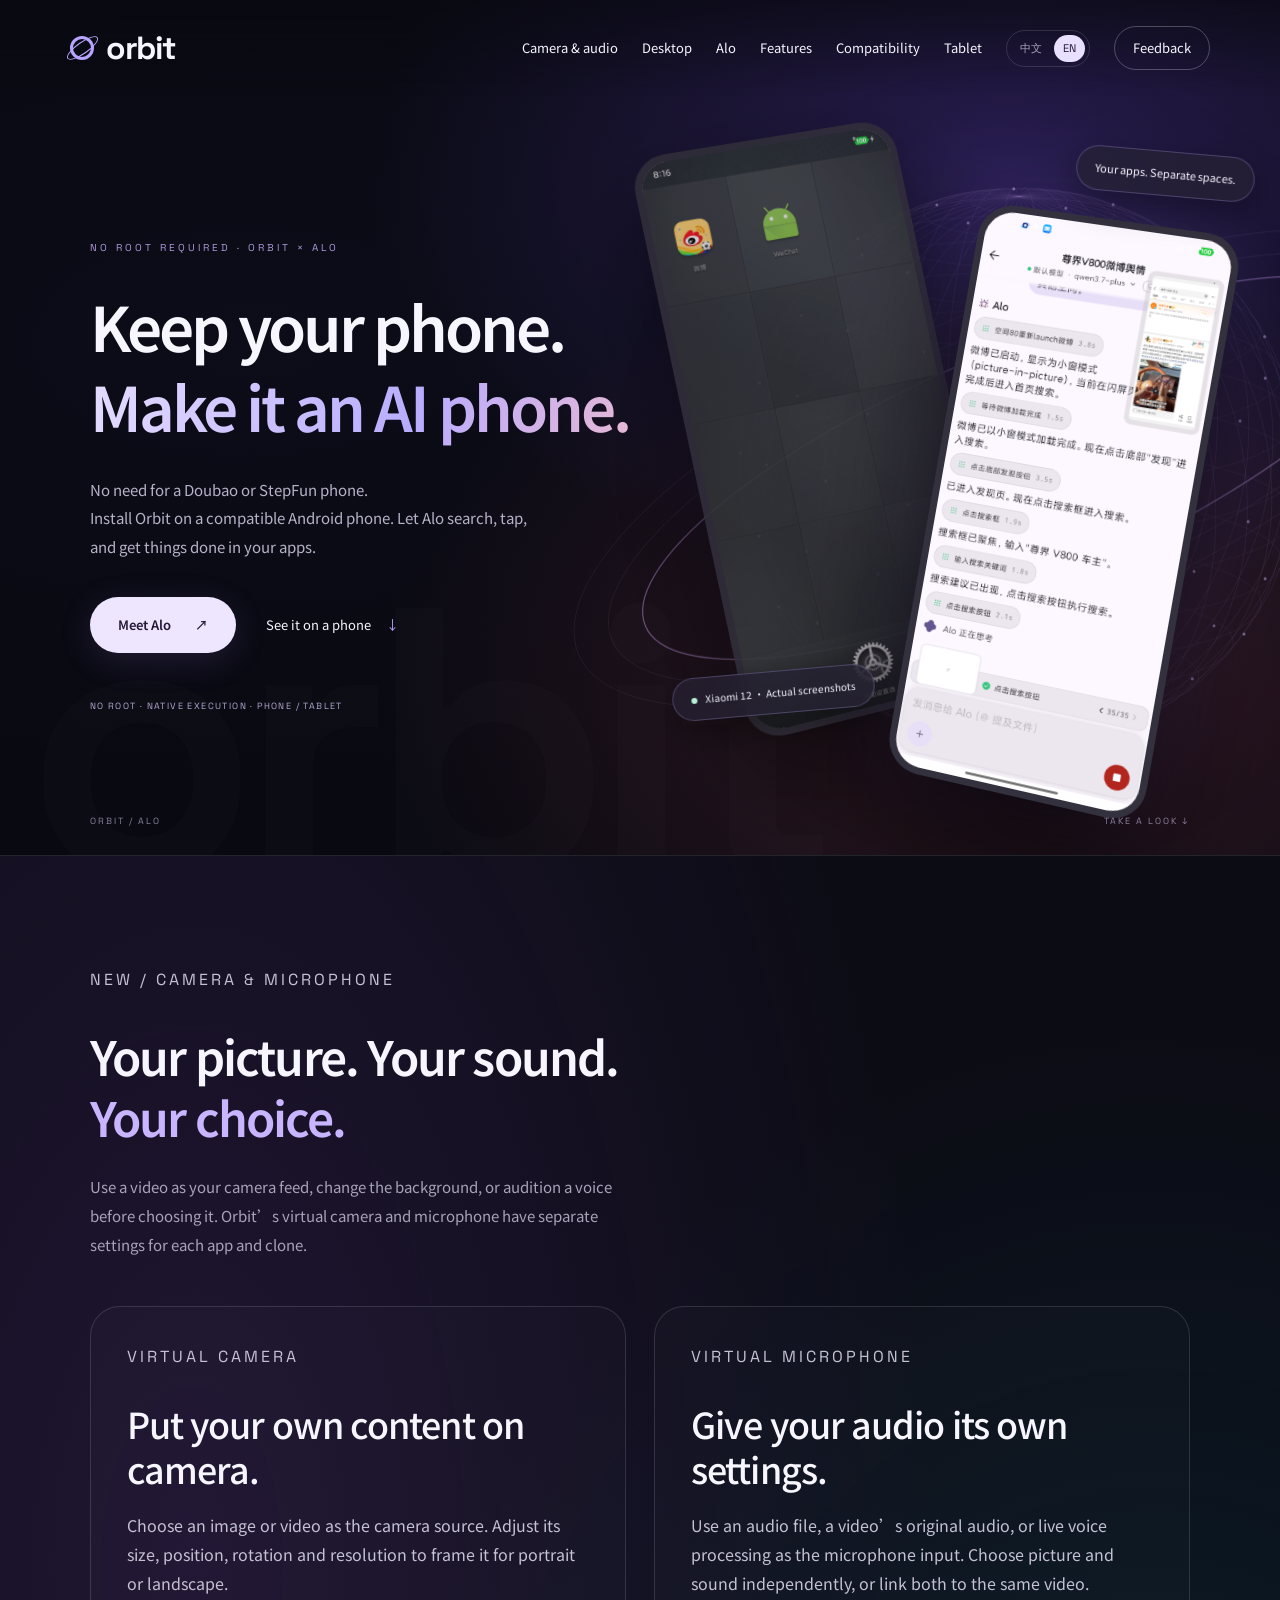
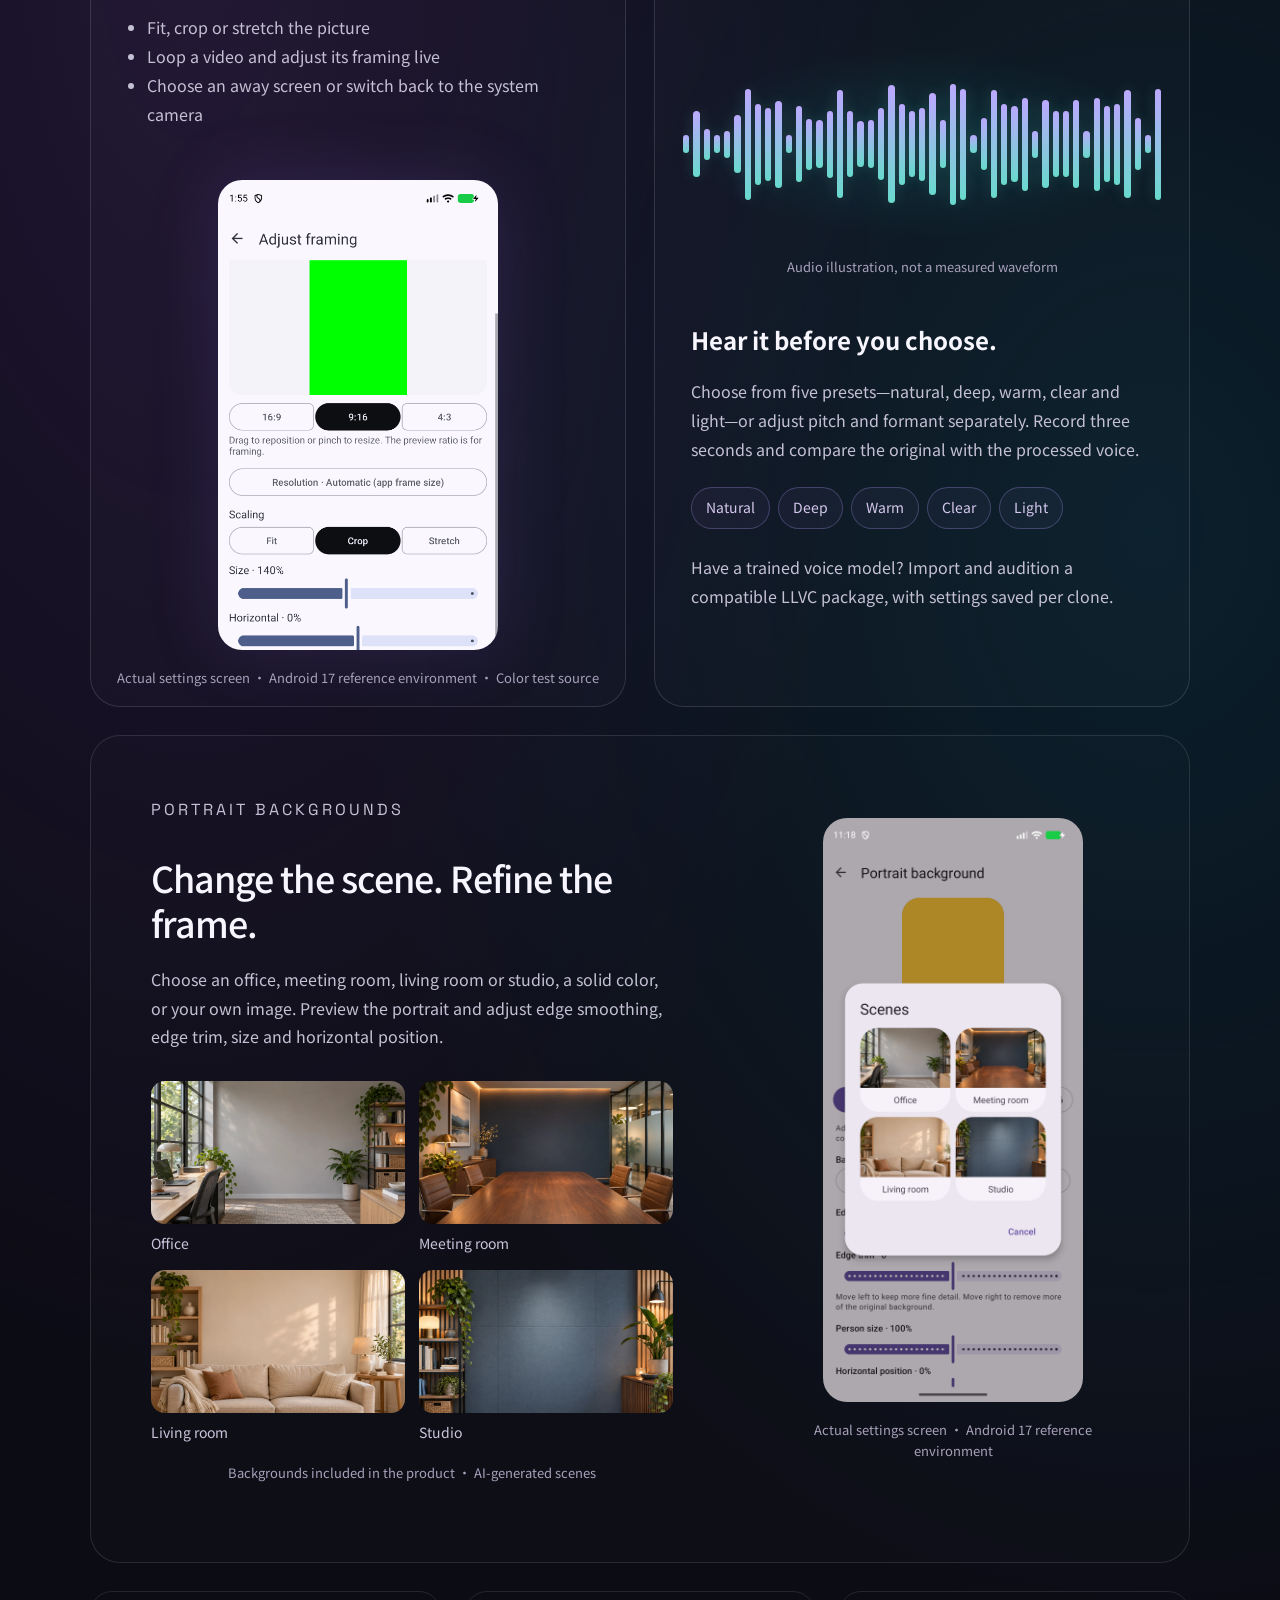
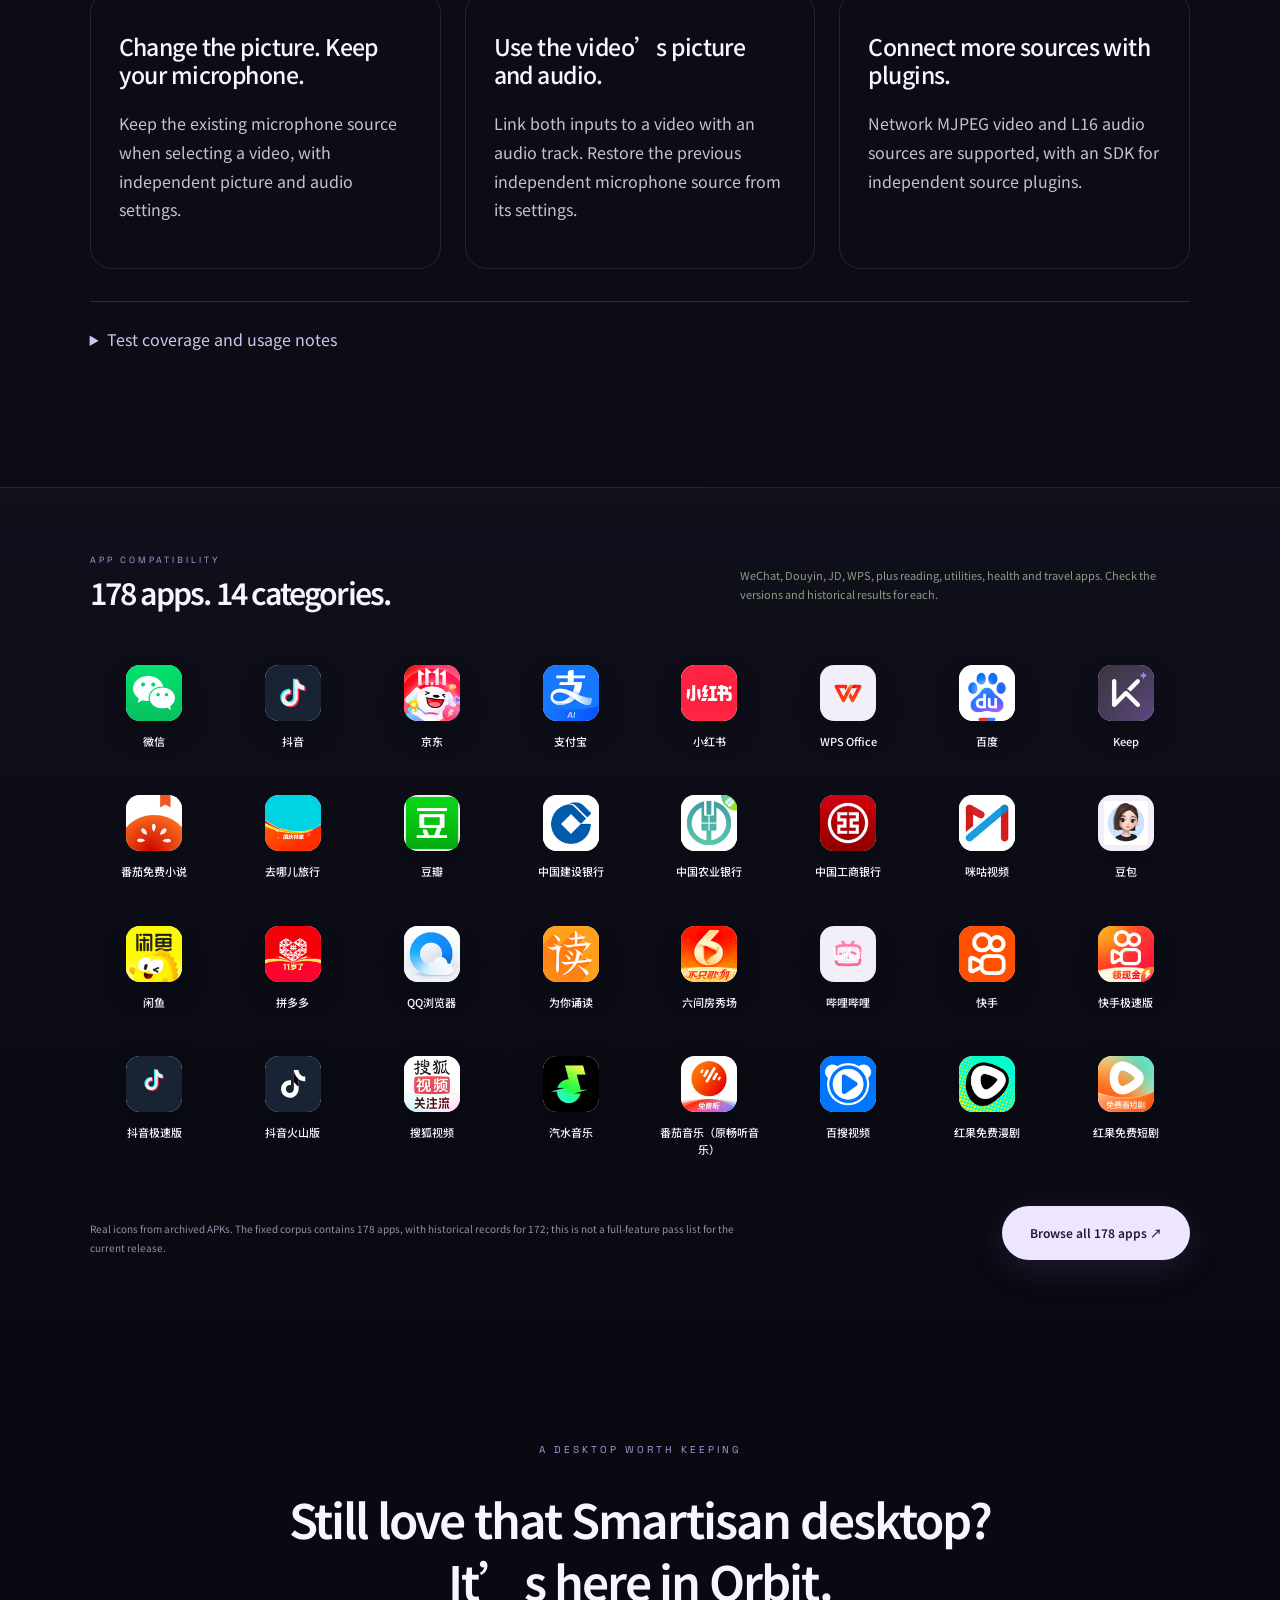
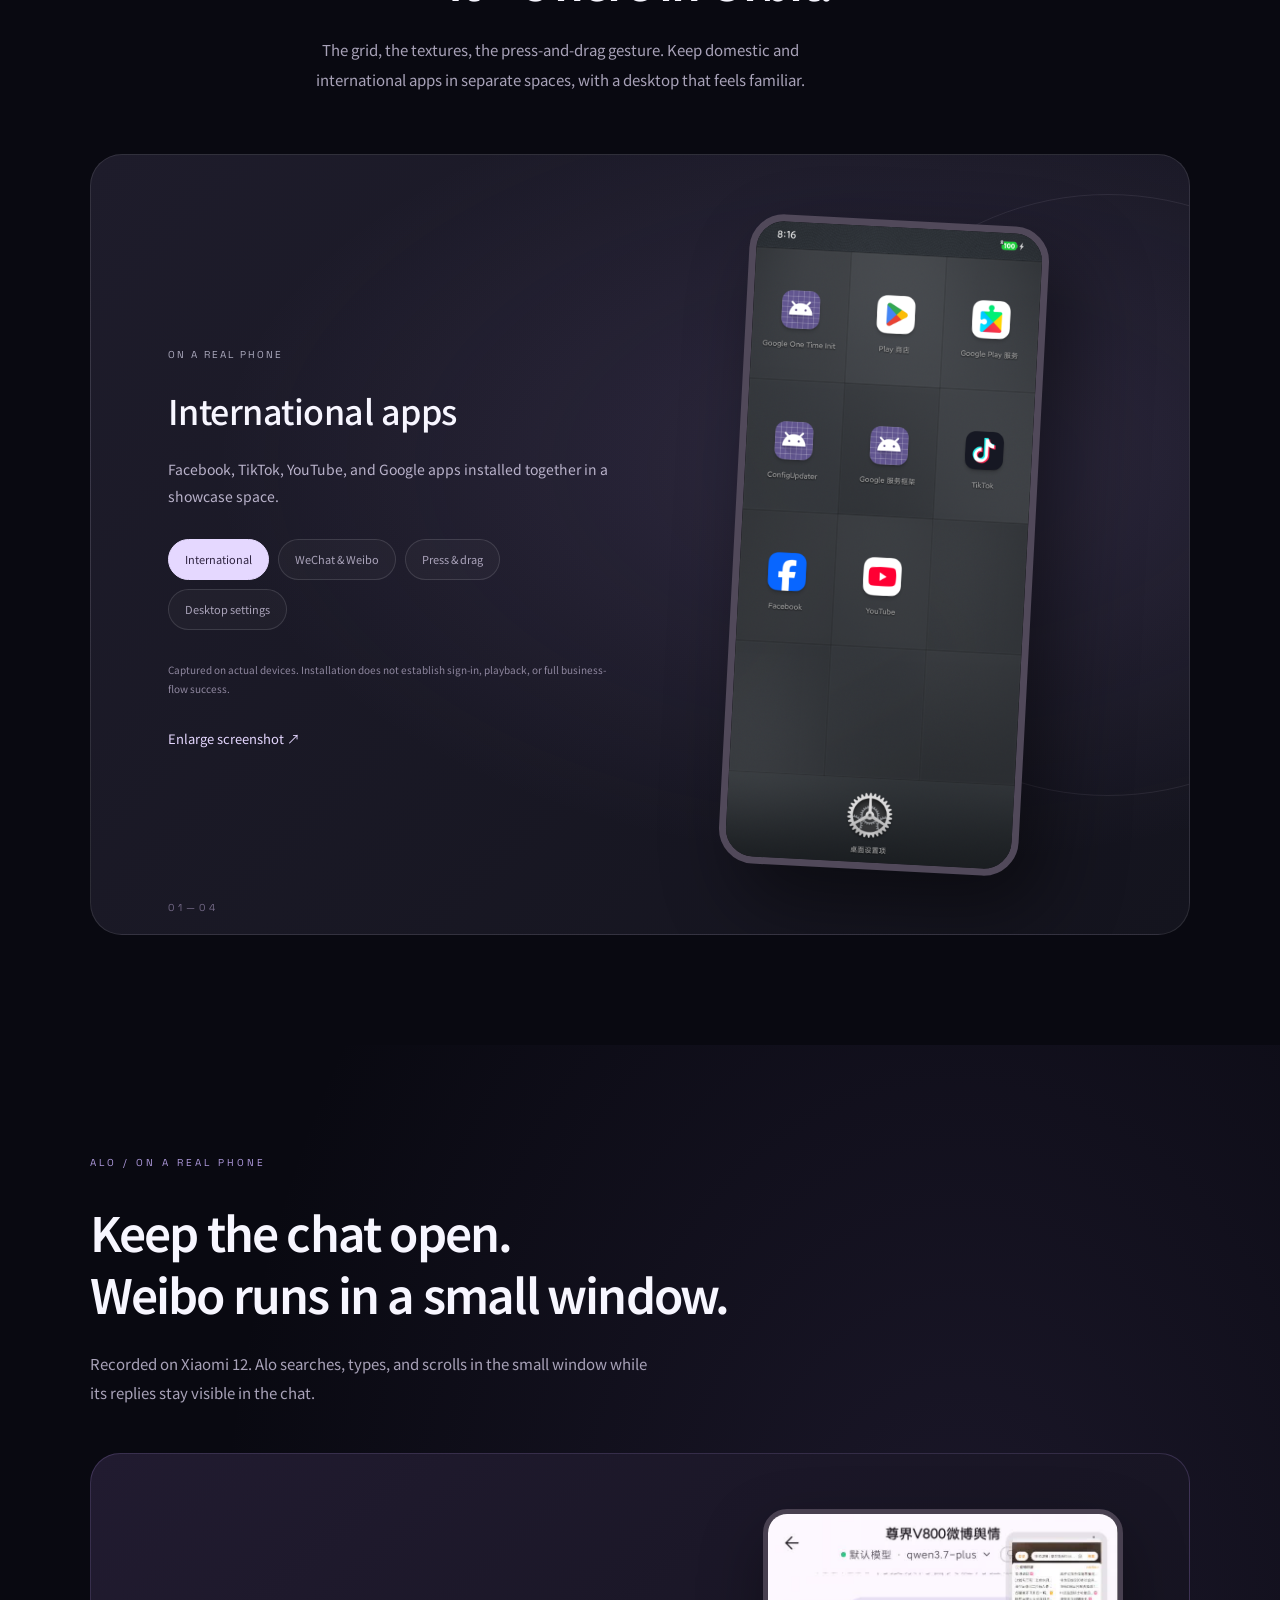
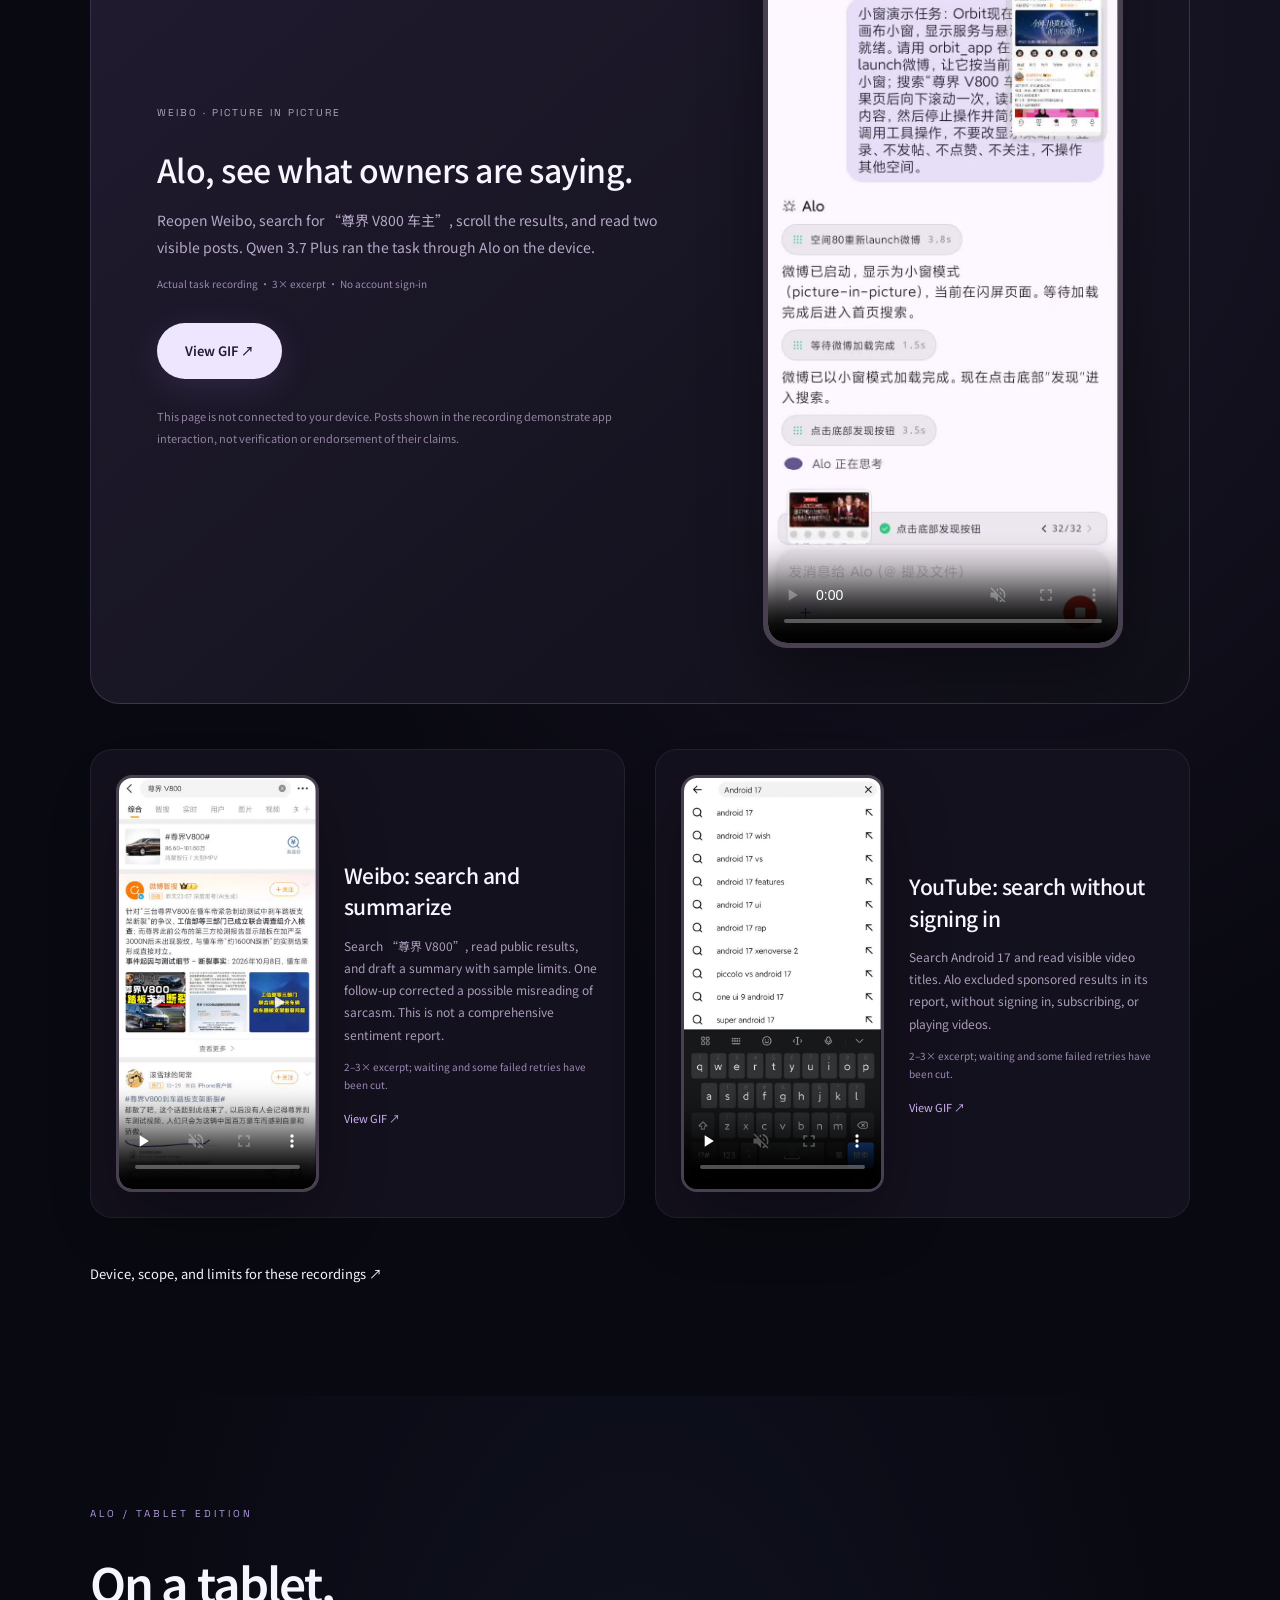
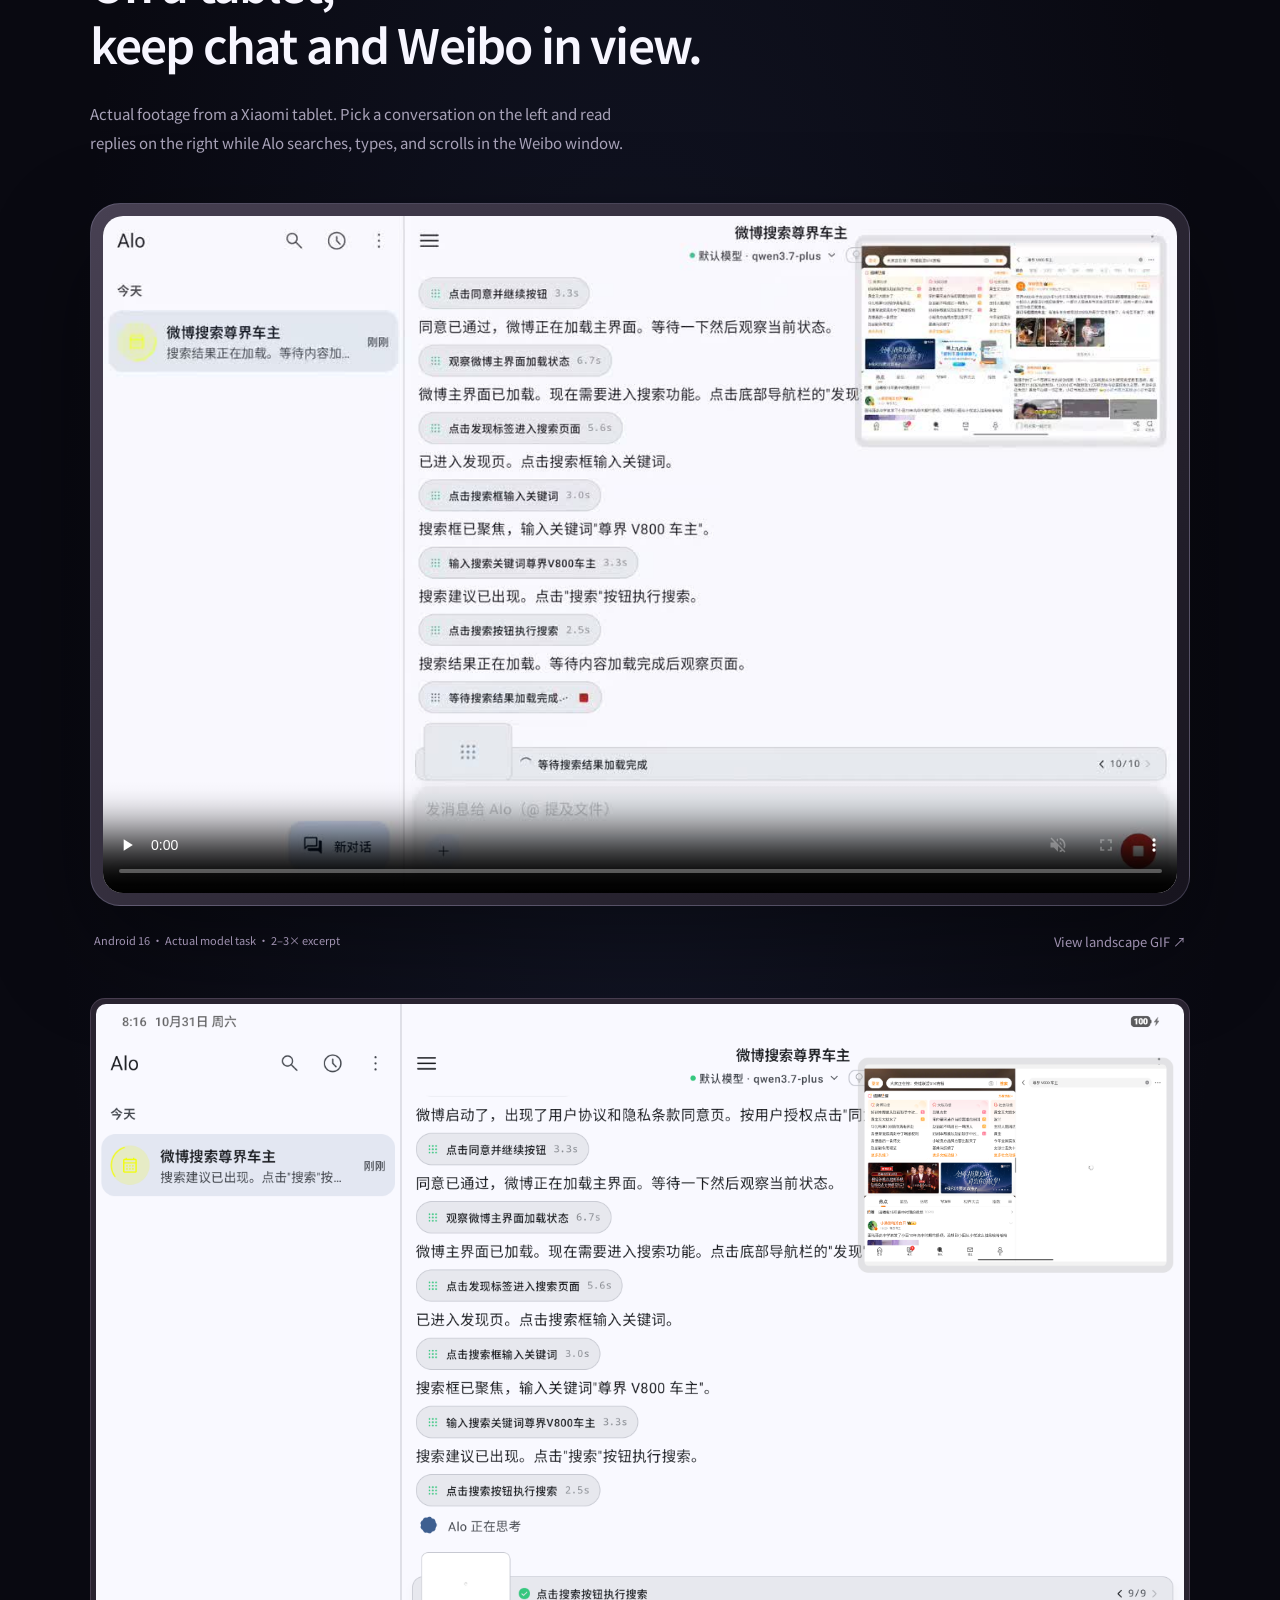
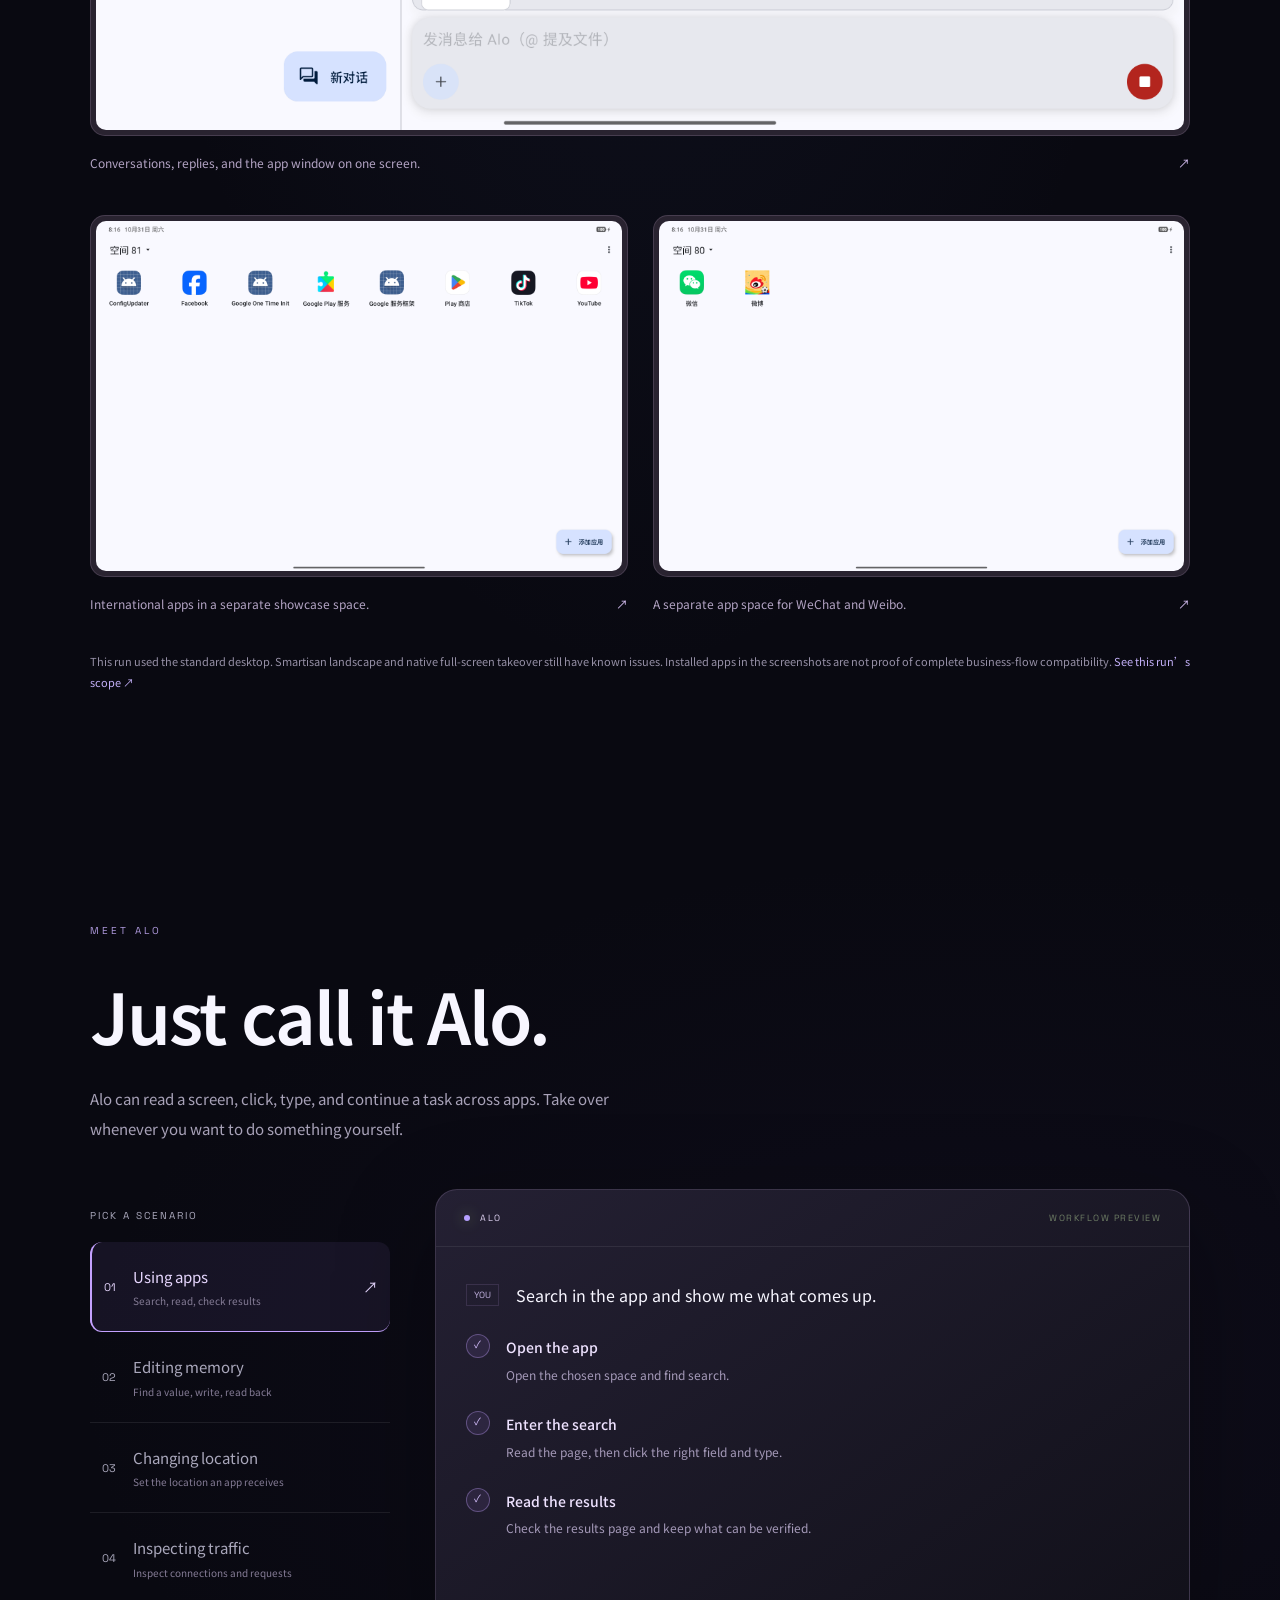
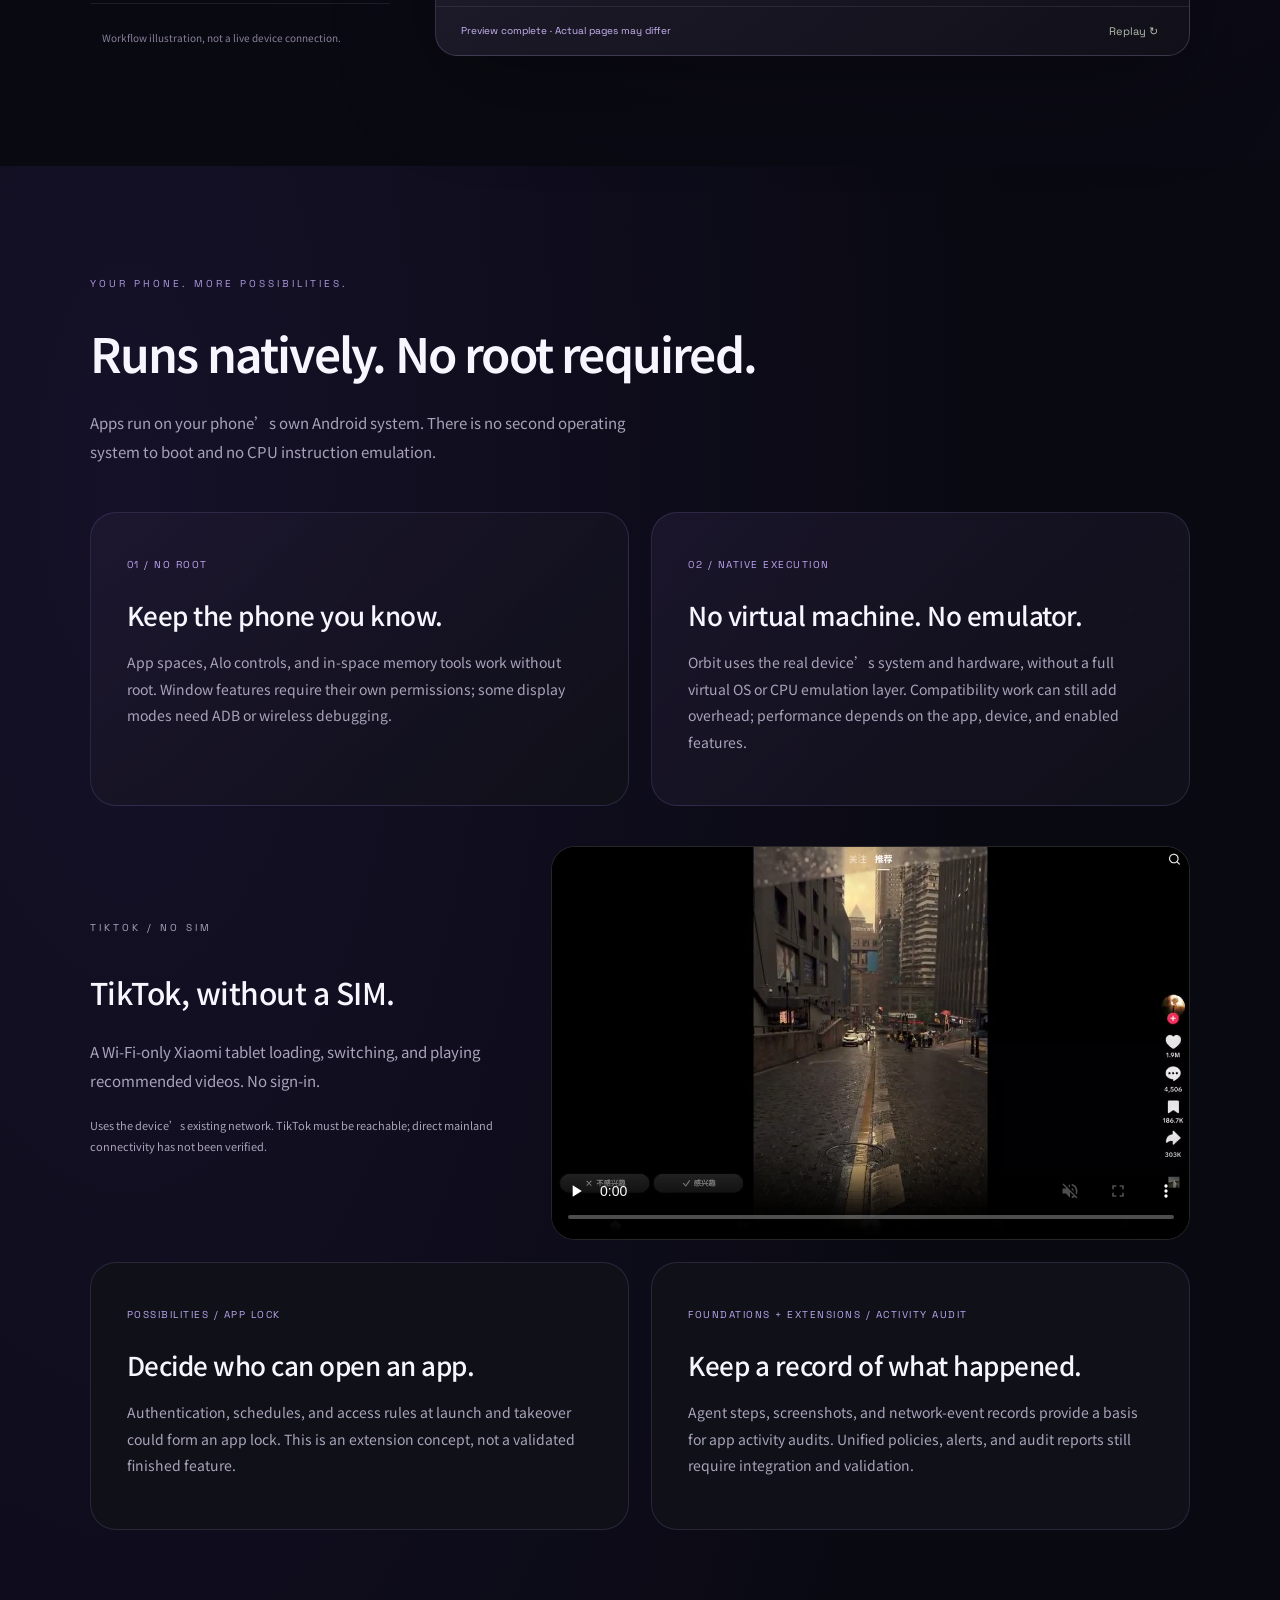
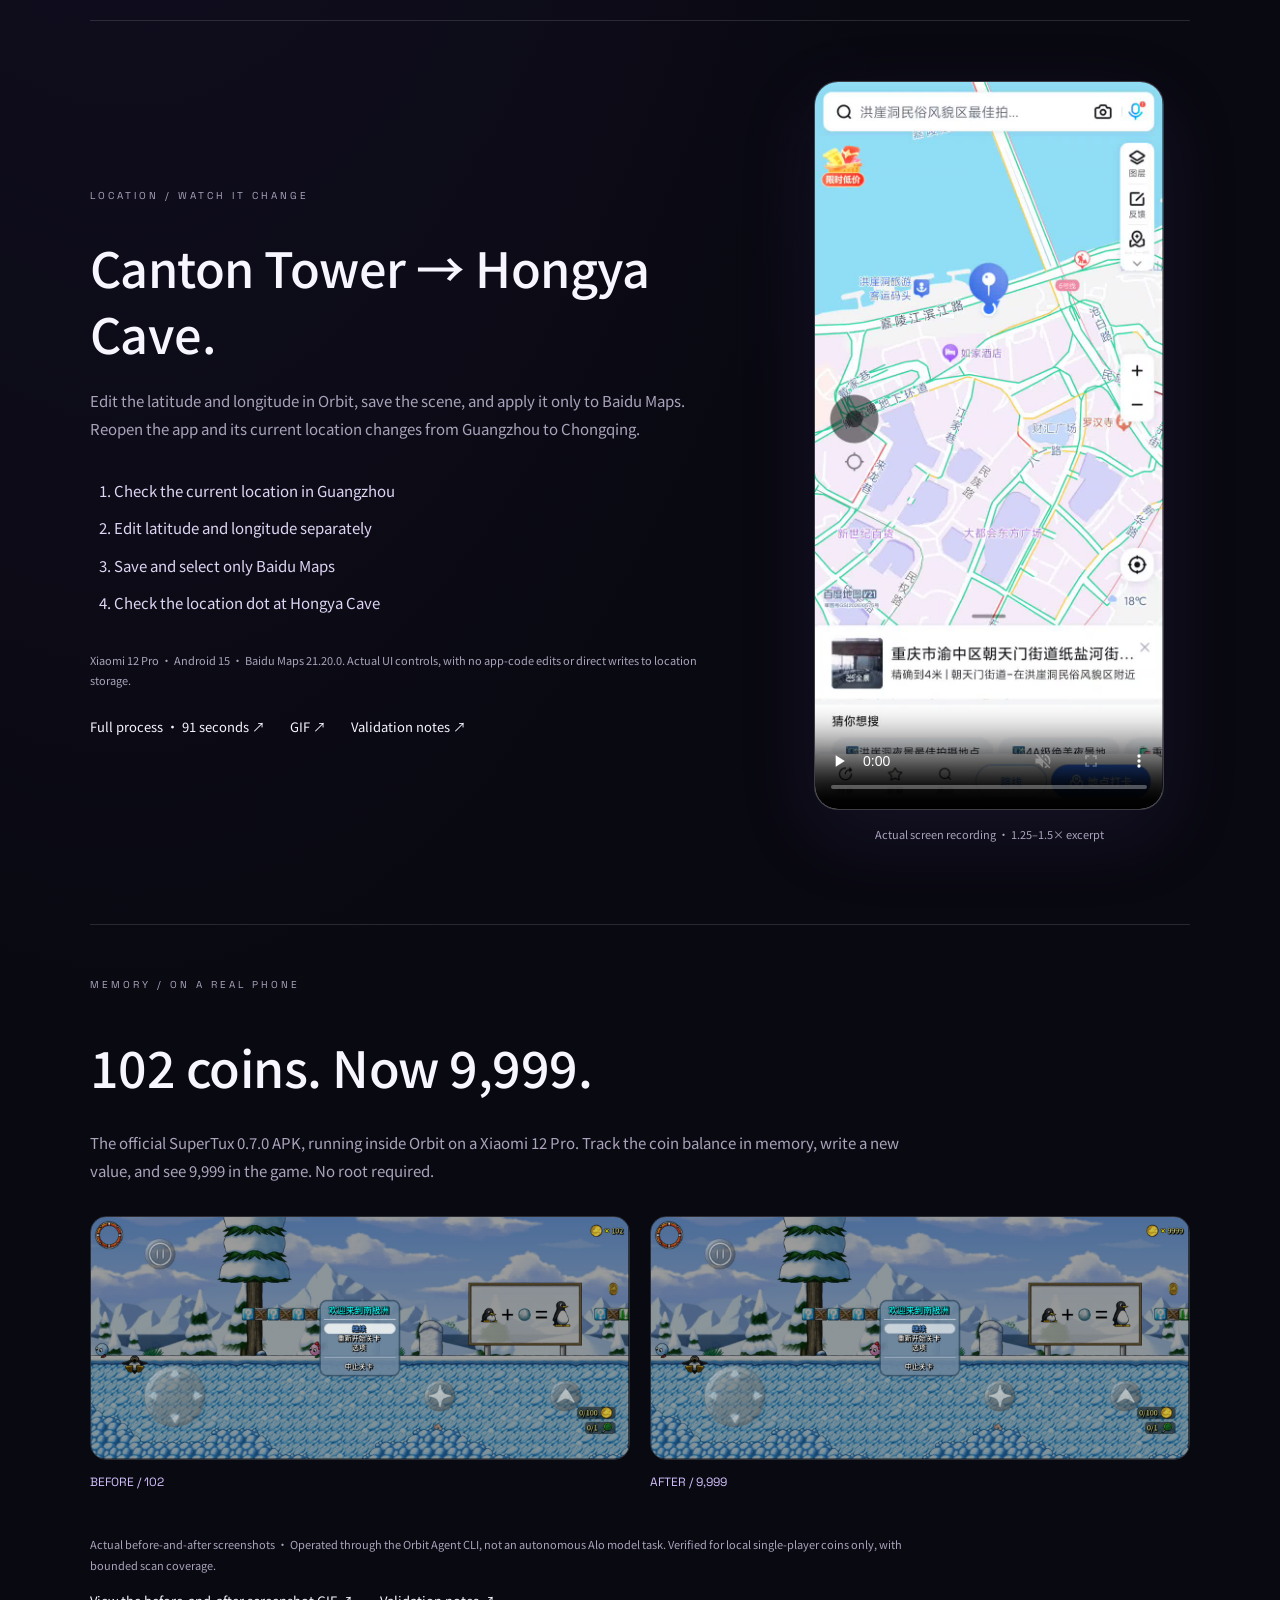
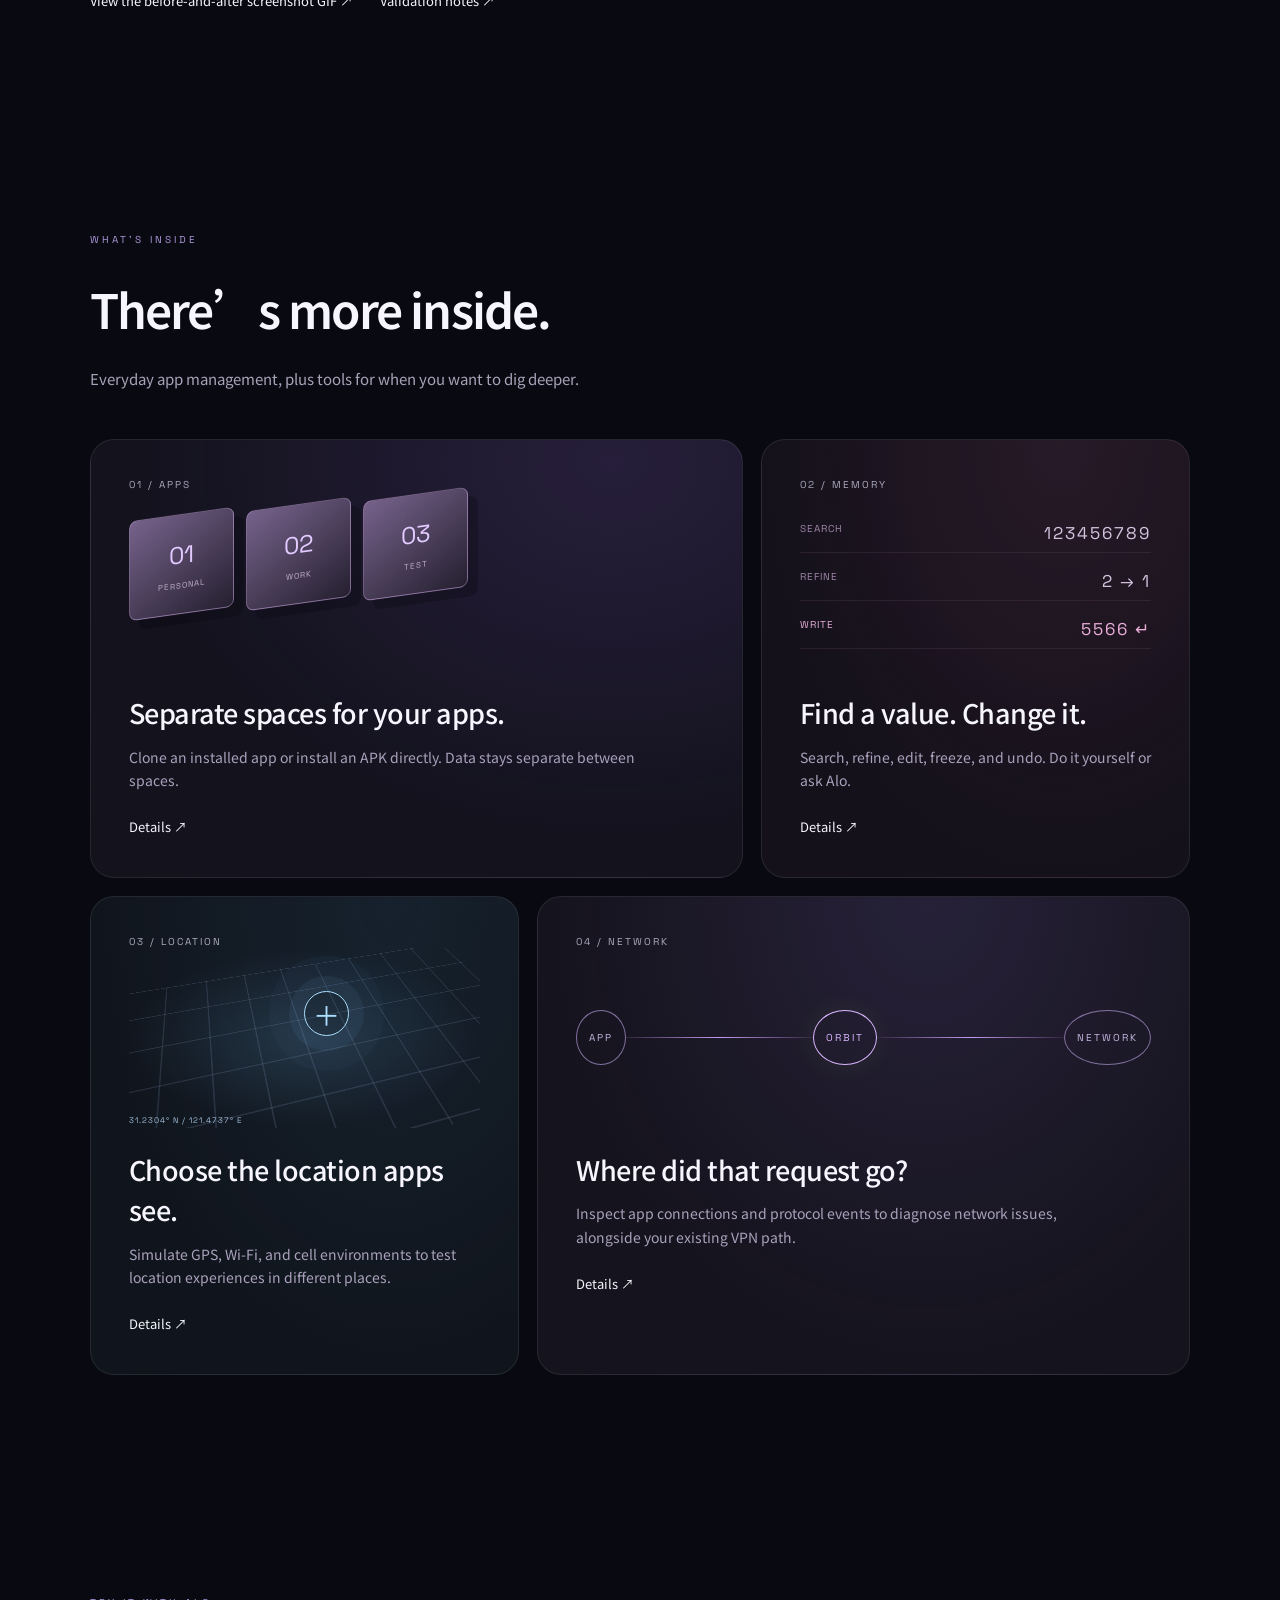
<file: index.html>
<!doctype html><html lang="zh-CN"><head><meta charset="utf-8"><meta name="viewport" content="width=device-width,initial-scale=1"><script src="assets/locale.js?v=20261031-compat"></script><title>Orbit 星轨 · 认识你的手机助手阿洛</title><meta name="description" content="在 Orbit 星轨里管理应用，让阿洛帮你搜索、阅读和操作。支持虚拟摄像头、虚拟麦克风、人像背景、实时变声、独立应用空间与位置模拟。"><meta name="theme-color" content="#090911"><meta property="og:title" content="Orbit 星轨 · 认识你的手机助手阿洛"><meta property="og:description" content="在 Orbit 星轨里管理应用，让阿洛帮你搜索、阅读和操作。支持虚拟摄像头、虚拟麦克风、人像背景、实时变声、独立应用空间与位置模拟。"><link rel="alternate" hreflang="zh-CN" href="index.html?lang=zh"><link rel="alternate" hreflang="en" href="index.en.html?lang=en"><link rel="icon" href="assets/favicon.svg"><link rel="stylesheet" href="assets/style.css?v=20261031-compat"><link rel="stylesheet" href="assets/refresh.css?v=20261031-compat"><script defer src="assets/app.js?v=20261031-compat"></script><script defer src="assets/gallery.js?v=20261031-compat"></script><link rel="stylesheet" href="assets/compatibility.css?v=20261031-compat"><link rel="stylesheet" href="assets/comparison.css?v=20261115"><link rel="stylesheet" href="assets/media-features.css?v=20261126"><link rel="stylesheet" href="assets/feedback.css?v=20261126"></head><body><a class="skip" href="#main">跳到正文</a><header><a class="brand" href="#"><span class="logo"></span>orbit<span class="brand-tag">星轨</span></a><nav aria-label="主导航"><a href="#virtual-media">画面与声音</a><a href="#screens">桌面</a><a href="#demos">阿洛</a><a href="#capabilities">功能</a><a href="#compatibility">兼容性</a><a href="#tablet">平板</a><div class="language-switch" aria-label="Language"><a href="index.html?lang=zh" data-language="zh" lang="zh" aria-current="true">中文</a><a href="index.en.html?lang=en" data-language="en" lang="en">EN</a></div><a class="nav-contact" href="#feedback">问题反馈</a></nav></header><main id="main">
 <section class="hero"><div class="hero-glow" aria-hidden="true"></div><div class="hero-copy"><p class="eyebrow">免 ROOT · ORBIT × ALO</p><h1>不必换手机。<br><em>也能是 AI 手机。</em></h1><p class="hero-description">不必换豆包手机，也不必换阶跃手机。<br> 在兼容的 Android 手机上装好星轨，让阿洛帮你查、帮你点、帮你办。</p><div class="actions"><a class="button primary" href="#demos">认识阿洛 <span>↗</span></a><a class="text-link" href="#screens">看看实际界面 <span>↓</span></a></div><div class="hero-foot"><span>免 Root · 原生执行 · 手机 / 平板</span></div></div><div class="hero-stage"><div class="hero-art" aria-hidden="true"><canvas id="orbit-canvas"></canvas></div><div class="device device-back"><img class="" src="assets/screens/china-desktop.png" alt="小米12上安装微信和微博的星轨桌面" loading="eager" decoding="async" width="1440" height="3200"></div><div class="device device-front"><img class="" src="assets/screens/alo-pip.png" alt="Alo聊天页与微博小窗同时运行的实际画面" loading="eager" decoding="async" width="1440" height="3200"></div><span class="floating-label label-one">你的应用，分开管理。</span><span class="floating-label label-two"><i></i>小米 12 · 实际截图</span></div><div class="hero-bottom"><span>ORBIT / ALO</span><span>往下看看 ↓</span></div></section>
 <section class="section media-features" id="virtual-media"><div class="section-heading"><p class="eyebrow">NEW / CAMERA & MICROPHONE</p><h2>画面和声音，<br><em>都可以自己选。</em></h2><p>给应用换一段视频，给镜头换个背景，或先试听再选一个音色。星轨新增虚拟摄像头与虚拟麦克风，按应用、按分身分别设置。</p></div>
 <div class="media-feature-grid"><article class="media-camera"><div class="media-feature-copy"><p class="eyebrow">VIRTUAL CAMERA</p><h3>镜头里，放你准备好的内容。</h3><p>图片、视频，都能成为摄像头的画面来源。调整大小、位置、旋转和分辨率，横屏竖屏各有合适的构图。</p><ul><li>适应、裁切、拉伸三种显示方式</li><li>视频循环播放，同一素材可实时调整构图</li><li>暂离画面，或切回系统摄像头</li></ul></div><button class="media-shot" data-zoom-src="assets/screens/media-framing.png" aria-label="放大：画面构图编辑页：比例、大小、位置和旋转"><img src="assets/screens/media-framing.png" alt="画面构图编辑页：比例、大小、位置和旋转" loading="lazy" width="1080" height="2424"></button><p class="media-caption">实际设置页 · Android 17 参考环境 · 测试色块素材</p></article>
 <article class="media-microphone"><div class="media-feature-copy"><p class="eyebrow">VIRTUAL MICROPHONE</p><h3>声音，也有自己的设置。</h3><p>使用音频文件、视频原声或实时变声作为麦克风输入。摄像头和麦克风可以各选各的，也可以一起跟随同一段视频。</p></div><div class="media-wave" aria-hidden="true"><i style="height:18px"></i><i style="height:66px"></i><i style="height:31px"></i><i style="height:18px"></i><i style="height:27px"></i><i style="height:58px"></i><i style="height:111px"></i><i style="height:81px"></i><i style="height:73px"></i><i style="height:87px"></i><i style="height:18px"></i><i style="height:76px"></i><i style="height:51px"></i><i style="height:48px"></i><i style="height:67px"></i><i style="height:108px"></i><i style="height:66px"></i><i style="height:46px"></i><i style="height:48px"></i><i style="height:72px"></i><i style="height:118px"></i><i style="height:81px"></i><i style="height:66px"></i><i style="height:73px"></i><i style="height:102px"></i><i style="height:48px"></i><i style="height:121px"></i><i style="height:111px"></i><i style="height:18px"></i><i style="height:52px"></i><i style="height:108px"></i><i style="height:81px"></i><i style="height:76px"></i><i style="height:93px"></i><i style="height:27px"></i><i style="height:88px"></i><i style="height:66px"></i><i style="height:66px"></i><i style="height:88px"></i><i style="height:27px"></i><i style="height:93px"></i><i style="height:76px"></i><i style="height:81px"></i><i style="height:108px"></i><i style="height:52px"></i><i style="height:18px"></i><i style="height:111px"></i></div><p class="media-caption">声音功能示意，非实测波形</p><div class="media-voice-copy"><h4>先听一听，再决定。</h4><p>自然、低沉、温暖、清亮、轻扬五档预设，音调与共振峰也能单独调整。录一段 3 秒声音，对比原声与变声效果。</p><div class="media-tags"><span>自然</span><span>低沉</span><span>温暖</span><span>清亮</span><span>轻扬</span></div><p>已有训练好的音色？可导入兼容的 LLVC 模型包并试听，按分身保存。</p></div></article></div>
 <article class="media-background"><div class="media-feature-copy"><p class="eyebrow">PORTRAIT BACKGROUNDS</p><h3>背景换了，构图也能细调。</h3><p>办公室、会议室、客厅、工作室，四种内置背景可选；也能使用纯色或自己的图片。实时预览人像，调整边缘平滑、轮廓、人像大小与左右位置。</p><div class="media-scene-grid"><figure><img src="assets/media/portrait-scene-office.webp" alt="办公室" loading="lazy" width="1440" height="810"><figcaption>办公室</figcaption></figure><figure><img src="assets/media/portrait-scene-meeting.webp" alt="会议室" loading="lazy" width="1440" height="810"><figcaption>会议室</figcaption></figure><figure><img src="assets/media/portrait-scene-living.webp" alt="客厅" loading="lazy" width="1440" height="810"><figcaption>客厅</figcaption></figure><figure><img src="assets/media/portrait-scene-studio.webp" alt="工作室" loading="lazy" width="1440" height="810"><figcaption>工作室</figcaption></figure></div><p class="media-caption">产品内置背景素材 · AI 生成场景</p></div><figure><button class="media-shot" data-zoom-src="assets/screens/media-scenes.png" aria-label="放大：人像背景场景选择器的实际界面"><img src="assets/screens/media-scenes.png" alt="人像背景场景选择器的实际界面" loading="lazy" width="1080" height="2424"></button><figcaption class="media-caption">实际设置页 · Android 17 参考环境</figcaption></figure></article>
 <div class="media-mode-grid"><article><h3>只换画面，保留麦克风。</h3><p>选视频时保留原来的麦克风来源，画面与声音独立配置。</p></article><article><h3>画面与原声，一起用。</h3><p>带音轨的视频可联动两路输入；麦克风页可以恢复之前的独立来源。</p></article><article><h3>文件之外，还能接来源插件。</h3><p>支持网络 MJPEG 画面和 L16 音频来源，并提供独立插件 SDK。</p></article></div><details class="media-validation"><summary>查看实测范围与使用说明</summary><div class="media-validation-body"><div><h3>从实际采集到录制回放。</h3><p>2026 年 11 月 21–24 日记录：小米 12 Pro / Android 15 验证文件画面、音频样本、实时变声和训练模型采集；Android 17 参考环境验证背景、构图和来源切换。小米 17 的媒体工作台有录制、回放及导出记录。</p><p>覆盖 Camera1、Camera2、CameraX、NDK 相机、AudioRecord、AAudio 与 MediaRecorder 的限定用例。不同接口的切换时机不同，部分需要重新打开采集或重启分身。</p><p>网络来源仅做过本地连接验证。真实会议对端的画质、听感、延迟与回声消除仍需单独验证；录制文件已有约 60–80 ms 音画偏移记录，不宣称零延迟或所有会议 App 通用。模型导入支持约定的 LLVC 格式，不是任意模型或一句话克隆音色。</p></div><figure><button class="media-shot" data-zoom-src="assets/screens/media-workbench.png" aria-label="放大：小米17媒体工作台：采样、录制、播放与导出"><img src="assets/screens/media-workbench.png" alt="小米17媒体工作台：采样、录制、播放与导出" loading="lazy" width="1080" height="2424"></button><figcaption class="media-caption">历史实机截图 · 媒体测试工作台</figcaption></figure></div></details></section><section class="app-showcase"><div class="app-showcase-top"><div><p class="eyebrow">APP COMPATIBILITY</p><h2>178 款应用，14 个类别。</h2></div><p>微信、抖音、京东、WPS，还有阅读、工具、医疗和出行应用。逐项查看版本和历史结果。</p></div><div class="app-list real-icons"><a class="app-tile" href="compatibility.html#app-com.tencent.mm"><img class="app-icon" src="assets/icons/com.tencent.mm.png" width="64" height="64" loading="lazy" alt=""><strong>微信</strong></a><a class="app-tile" href="compatibility.html#app-com.ss.android.ugc.aweme"><img class="app-icon" src="assets/icons/com.ss.android.ugc.aweme.svg" width="64" height="64" loading="lazy" alt=""><strong>抖音</strong></a><a class="app-tile" href="compatibility.html#app-com.jingdong.app.mall"><img class="app-icon" src="assets/icons/com.jingdong.app.mall.png" width="64" height="64" loading="lazy" alt=""><strong>京东</strong></a><a class="app-tile" href="compatibility.html#app-com.eg.android.AlipayGphone"><img class="app-icon" src="assets/icons/com.eg.android.AlipayGphone.png" width="64" height="64" loading="lazy" alt=""><strong>支付宝</strong></a><a class="app-tile" href="compatibility.html#app-com.xingin.xhs"><img class="app-icon" src="assets/icons/com.xingin.xhs.png" width="64" height="64" loading="lazy" alt=""><strong>小红书</strong></a><a class="app-tile" href="compatibility.html#app-cn.wps.moffice_eng"><img class="app-icon" src="assets/icons/cn.wps.moffice_eng.png" width="64" height="64" loading="lazy" alt=""><strong>WPS Office</strong></a><a class="app-tile" href="compatibility.html#app-com.baidu.searchbox"><img class="app-icon" src="assets/icons/com.baidu.searchbox.png" width="64" height="64" loading="lazy" alt=""><strong>百度</strong></a><a class="app-tile" href="compatibility.html#app-com.gotokeep.keep"><img class="app-icon" src="assets/icons/com.gotokeep.keep.png" width="64" height="64" loading="lazy" alt=""><strong>Keep</strong></a><a class="app-tile" href="compatibility.html#app-com.dragon.read"><img class="app-icon" src="assets/icons/com.dragon.read.png" width="64" height="64" loading="lazy" alt=""><strong>番茄免费小说</strong></a><a class="app-tile" href="compatibility.html#app-com.Qunar"><img class="app-icon" src="assets/icons/com.Qunar.png" width="64" height="64" loading="lazy" alt=""><strong>去哪儿旅行</strong></a><a class="app-tile" href="compatibility.html#app-com.douban.frodo"><img class="app-icon" src="assets/icons/com.douban.frodo.png" width="64" height="64" loading="lazy" alt=""><strong>豆瓣</strong></a><a class="app-tile" href="compatibility.html#app-com.chinamworld.main"><img class="app-icon" src="assets/icons/com.chinamworld.main.png" width="64" height="64" loading="lazy" alt=""><strong>中国建设银行</strong></a><a class="app-tile" href="compatibility.html#app-com.android.bankabc"><img class="app-icon" src="assets/icons/com.android.bankabc.png" width="64" height="64" loading="lazy" alt=""><strong>中国农业银行</strong></a><a class="app-tile" href="compatibility.html#app-com.icbc"><img class="app-icon" src="assets/icons/com.icbc.png" width="64" height="64" loading="lazy" alt=""><strong>中国工商银行</strong></a><a class="app-tile" href="compatibility.html#app-com.cmcc.cmvideo"><img class="app-icon" src="assets/icons/com.cmcc.cmvideo.png" width="64" height="64" loading="lazy" alt=""><strong>咪咕视频</strong></a><a class="app-tile" href="compatibility.html#app-com.larus.nova"><img class="app-icon" src="assets/icons/com.larus.nova.png" width="64" height="64" loading="lazy" alt=""><strong>豆包</strong></a><a class="app-tile" href="compatibility.html#app-com.taobao.idlefish"><img class="app-icon" src="assets/icons/com.taobao.idlefish.png" width="64" height="64" loading="lazy" alt=""><strong>闲鱼</strong></a><a class="app-tile" href="compatibility.html#app-com.xunmeng.pinduoduo"><img class="app-icon" src="assets/icons/com.xunmeng.pinduoduo.png" width="64" height="64" loading="lazy" alt=""><strong>拼多多</strong></a><a class="app-tile" href="compatibility.html#app-com.tencent.mtt"><img class="app-icon" src="assets/icons/com.tencent.mtt.png" width="64" height="64" loading="lazy" alt=""><strong>QQ浏览器</strong></a><a class="app-tile" href="compatibility.html#app-com.ss.readpoem"><img class="app-icon" src="assets/icons/com.ss.readpoem.png" width="64" height="64" loading="lazy" alt=""><strong>为你诵读</strong></a><a class="app-tile" href="compatibility.html#app-com.tencent.tmgp.sixrooms"><img class="app-icon" src="assets/icons/com.tencent.tmgp.sixrooms.png" width="64" height="64" loading="lazy" alt=""><strong>六间房秀场</strong></a><a class="app-tile" href="compatibility.html#app-tv.danmaku.bili"><img class="app-icon" src="assets/icons/tv.danmaku.bili.png" width="64" height="64" loading="lazy" alt=""><strong>哔哩哔哩</strong></a><a class="app-tile" href="compatibility.html#app-com.smile.gifmaker"><img class="app-icon" src="assets/icons/com.smile.gifmaker.png" width="64" height="64" loading="lazy" alt=""><strong>快手</strong></a><a class="app-tile" href="compatibility.html#app-com.kuaishou.nebula"><img class="app-icon" src="assets/icons/com.kuaishou.nebula.png" width="64" height="64" loading="lazy" alt=""><strong>快手极速版</strong></a><a class="app-tile" href="compatibility.html#app-com.ss.android.ugc.aweme.lite"><img class="app-icon" src="assets/icons/com.ss.android.ugc.aweme.lite.svg" width="64" height="64" loading="lazy" alt=""><strong>抖音极速版</strong></a><a class="app-tile" href="compatibility.html#app-com.ss.android.ugc.live"><img class="app-icon" src="assets/icons/com.ss.android.ugc.live.svg" width="64" height="64" loading="lazy" alt=""><strong>抖音火山版</strong></a><a class="app-tile" href="compatibility.html#app-com.sohu.sohuvideo"><img class="app-icon" src="assets/icons/com.sohu.sohuvideo.png" width="64" height="64" loading="lazy" alt=""><strong>搜狐视频</strong></a><a class="app-tile" href="compatibility.html#app-com.luna.music"><img class="app-icon" src="assets/icons/com.luna.music.png" width="64" height="64" loading="lazy" alt=""><strong>汽水音乐</strong></a><a class="app-tile" href="compatibility.html#app-com.xs.fm.lite"><img class="app-icon" src="assets/icons/com.xs.fm.lite.png" width="64" height="64" loading="lazy" alt=""><strong>番茄音乐（原畅听音乐）</strong></a><a class="app-tile" href="compatibility.html#app-com.baidu.video"><img class="app-icon" src="assets/icons/com.baidu.video.png" width="64" height="64" loading="lazy" alt=""><strong>百搜视频</strong></a><a class="app-tile" href="compatibility.html#app-com.kylin.read"><img class="app-icon" src="assets/icons/com.kylin.read.png" width="64" height="64" loading="lazy" alt=""><strong>红果免费漫剧</strong></a><a class="app-tile" href="compatibility.html#app-com.phoenix.read"><img class="app-icon" src="assets/icons/com.phoenix.read.png" width="64" height="64" loading="lazy" alt=""><strong>红果免费短剧</strong></a></div><div class="catalog-teaser-foot"><p class="matrix-note">真实图标取自归档 APK。178 款为固定样本，其中 172 款有历史记录；不表示当前版本全部功能通过。</p><a class="button primary" href="compatibility.html#app-catalog">浏览全部 178 款 ↗</a></div></section><section class="section screenshot-section" id="screens"><div class="section-heading"><p class="eyebrow">A DESKTOP WORTH KEEPING</p><h2>喜欢锤子桌面？<br>在星轨里也能用。</h2><p>熟悉的宫格、纹理和长按拖动。国内外应用可以放进不同空间，桌面按自己的习惯来。</p></div><div class="screen-stage"><div class="screen-copy"><span class="mini-label">ON A REAL PHONE</span><h3 id="shot-title">海外应用桌面</h3><p id="shot-description">Facebook、TikTok、YouTube 与 Google 应用已安装在同一个展示空间。</p><div class="shot-tabs" role="group" aria-label="切换截图">
 <button class="active" data-shot="overseas" aria-pressed="true">海外应用</button><button data-shot="china" aria-pressed="false">微信与微博</button><button data-shot="drag" aria-pressed="false">长按拖动</button><button data-shot="settings" aria-pressed="false">桌面设置</button></div><p class="shot-note">截图来自实际设备。已安装不代表登录、播放或全部业务通过。</p><button class="text-link image-zoom" data-zoom-target="main-shot">放大截图 ↗</button></div><div class="showcase-phone"><img id="main-shot" src="assets/screens/overseas-desktop.png" width="1440" height="3200" loading="lazy" alt="海外应用桌面实拍"></div><div class="screen-number" aria-hidden="true">01—04</div></div></section>
 <section class="section real-demos" id="demos"><div class="section-heading"><p class="eyebrow">ALO / ON A REAL PHONE</p><h2>聊天不用关，<br>微博开小窗。</h2><p>这是小米 12 上的实际操作。阿洛在小窗里搜索、输入和翻页，你能同时看到应用画面和它的回复。</p></div><div class="demo-feature"><div class="demo-feature-copy"><span class="mini-label">WEIBO · PICTURE IN PICTURE</span><h3>阿洛，查查车主怎么说。</h3><p>重新打开微博，搜索“尊界 V800 车主”，滚动结果并读取两条可见内容。这段操作由设备上的 Qwen 3.7 Plus 完成。</p><p class="media-note">真实任务录屏 · 3 倍速节选 · 未登录账号</p><a class="button primary" href="assets/media/alo-weibo-pip.gif" target="_blank" rel="noopener">查看 GIF ↗</a><p class="shot-note">网页没有连接你的设备。视频里的帖子仅用于演示操作，不代表对其说法的核实或认可。</p></div><video class="demo-video" controls muted playsinline preload="metadata" poster="assets/media/alo-weibo-pip-poster.jpg" aria-label="阿洛操作微博小窗的真实录屏"><source src="assets/media/alo-weibo-pip.mp4" type="video/mp4">请下载视频查看。</video></div><div class="demo-secondary"><article class="demo-secondary-card"><video class="demo-video" controls muted playsinline preload="none" poster="assets/media/alo-weibo-poster.jpg" aria-label="微博：搜索后整理摘要"><source src="assets/media/alo-weibo.mp4" type="video/mp4"></video><div><h3>微博：搜索后整理摘要</h3><p>搜索“尊界 V800”，浏览公开结果，再生成带样本限制的摘要。经一次提示修订了可能误读的反讽；这不是完整舆情报告。</p><p class="media-note">2–3 倍速节选，等待与部分错误重试已裁去。</p><a class="text-link" href="assets/media/alo-weibo.gif" target="_blank" rel="noopener">查看 GIF ↗</a></div></article><article class="demo-secondary-card"><video class="demo-video" controls muted playsinline preload="none" poster="assets/media/alo-youtube-poster.jpg" aria-label="YouTube：游客搜索"><source src="assets/media/alo-youtube.mp4" type="video/mp4"></video><div><h3>YouTube：游客搜索</h3><p>搜索 Android 17，读取可见视频标题。阿洛在汇报中排除了赞助广告，没有登录、订阅或播放视频。</p><p class="media-note">2–3 倍速节选，等待与部分错误重试已裁去。</p><a class="text-link" href="assets/media/alo-youtube.gif" target="_blank" rel="noopener">查看 GIF ↗</a></div></article></div><a class="text-link evidence-link" href="evidence.html#recordings">本轮录屏的设备、范围与限制 ↗</a></section><section class="section tablet-demo" id="tablet"><div class="section-heading"><p class="eyebrow">ALO / TABLET EDITION</p><h2>平板横屏，<br>聊天和微博一起看。</h2><p>小米平板上的实际画面：左边选会话，右边看回复。阿洛在微博小窗里完成搜索、输入和滚动，不用反复切回聊天页。</p></div><div class="tablet-video-frame"><video controls muted playsinline preload="none" poster="assets/media/alo-tablet-poster.jpg" aria-label="小米平板横屏阿洛小窗操作录屏"><source src="assets/media/alo-tablet.mp4" type="video/mp4"></video></div><div class="tablet-caption"><span>Android 16 · 真实模型任务 · 2–3 倍速节选</span><a class="text-link" href="assets/media/alo-tablet.gif" target="_blank" rel="noopener">查看横屏 GIF ↗</a></div><div class="tablet-shots"><figure><button class="tablet-shot-button" data-zoom-src="assets/screens/tablet-alo.png" aria-label="放大平板截图"><img src="assets/screens/tablet-alo.png" alt="会话列表、回复和应用小窗，同屏显示。" loading="lazy" width="3048" height="2032"></button><figcaption>会话列表、回复和应用小窗，同屏显示。 <span>↗</span></figcaption></figure><figure><button class="tablet-shot-button" data-zoom-src="assets/screens/tablet-apps.png" aria-label="放大平板截图"><img src="assets/screens/tablet-apps.png" alt="海外应用单独放在一个展示空间。" loading="lazy" width="3048" height="2032"></button><figcaption>海外应用单独放在一个展示空间。 <span>↗</span></figcaption></figure><figure><button class="tablet-shot-button" data-zoom-src="assets/screens/tablet-domestic.png" aria-label="放大平板截图"><img src="assets/screens/tablet-domestic.png" alt="微信和微博使用另一个应用空间。" loading="lazy" width="3048" height="2032"></button><figcaption>微信和微博使用另一个应用空间。 <span>↗</span></figcaption></figure></div><p class="matrix-note">本轮使用标准桌面。锤子桌面横屏和原生全屏接管仍有已知问题；截图中的安装状态也不代表全部应用业务通过。 <a href="evidence.html#tablet">查看本轮范围 ↗</a></p></section><section class="section agent-section" id="agent"><div class="section-heading"><p class="eyebrow">MEET ALO</p><h2>叫它阿洛就好。</h2><p>阿洛能看懂页面、点击和输入，也能在几个应用之间接着做事。你想自己操作时，随时接手。</p></div><div class="agent-workspace"><div class="scenario-picker"><span class="mini-label">挑个场景看看</span><button class="scenario active" data-scenario="ui" aria-pressed="true"><span>01</span><div>应用操作<small>搜索、阅读、检查结果</small></div><b>↗</b></button><button class="scenario " data-scenario="memory" aria-pressed="false"><span>02</span><div>内存修改<small>查找数值，修改后读回</small></div><b>↗</b></button><button class="scenario " data-scenario="location" aria-pressed="false"><span>03</span><div>换个位置<small>设置应用收到的定位</small></div><b>↗</b></button><button class="scenario " data-scenario="network" aria-pressed="false"><span>04</span><div>看看网络<small>查看连接和请求</small></div><b>↗</b></button><p>流程示意，非实时设备连接。</p></div><div class="console"><div class="console-top"><span><i></i> ALO</span><span>操作示意</span></div><div class="prompt"><span>你</span><p id="demo-prompt"></p></div><div class="steps" id="demo-steps" aria-live="polite"></div><div class="console-bottom"><span id="demo-result"></span><button id="replay">再看一次 ↻</button></div></div></div></section>
 <section class="section native-promise" id="native-execution"><div class="section-heading"><p class="eyebrow">YOUR PHONE. MORE POSSIBILITIES.</p><h2>原生运行，免 Root。</h2><p>应用直接运行在手机的 Android 系统上。无需启动第二套系统，也不模拟 CPU 指令集。</p></div><div class="native-cards"><article><span>01 / NO ROOT</span><h3>保留你习惯的手机。</h3><p>应用空间、阿洛操作与空间内的内存工具，无需取得 Root 权限。小窗等功能按需授权，部分显示方式需要 ADB 或无线调试。</p></article><article><span>02 / NATIVE EXECUTION</span><h3>不是虚拟机，也不是模拟器。</h3><p>复用真实设备的系统与硬件，省去运行完整虚拟系统和 CPU 模拟的那一层。兼容适配仍可能产生开销，实际性能取决于应用、设备与启用的功能。</p></article></div><div class="sim-demo"><div><p class="eyebrow">TIKTOK / NO SIM</p><h3>不插卡，也能看 TikTok。</h3><p>无蜂窝模块的小米平板，实际加载、切换并播放推荐视频。无需登录。</p><p class="matrix-note">沿用设备现有网络；仍需具备可访问 TikTok 的网络条件，未验证国内直连。</p></div><video controls muted playsinline preload="none" poster="assets/media/tiktok-nosim-poster.jpg" aria-label="无 SIM 平板实际播放 TikTok"><source src="assets/media/tiktok-nosim.mp4" type="video/mp4"></video></div><div class="native-cards extensions"><article><span>扩展方向 / 应用锁</span><h3>想打开，还得你同意。</h3><p>在应用启动和接管入口接入身份验证、时段和访问规则，可以做成独立的应用锁。这里展示的是扩展方向，尚未作为完整功能验收。</p></article><article><span>现有基础 + 扩展 / 行为审计</span><h3>做过什么，有据可查。</h3><p>已有 Agent 操作步骤、截图与网络事件记录，可继续扩展应用行为审计。统一策略、告警和审计报表仍需接入与验证。</p></article></div><div class="location-demo" id="location-demo"><div class="location-demo-copy"><p class="eyebrow">LOCATION / WATCH IT CHANGE</p><h3>广州塔 → 洪崖洞。</h3><p>在星轨界面里逐项修改经纬度，保存后只应用到百度地图。重新打开，当前位置就从广州切到了重庆。</p><ol class="location-steps"><li>查看广州当前位置</li><li>分别修改纬度、经度</li><li>保存，只选百度地图</li><li>在洪崖洞核对定位蓝点</li></ol><p class="matrix-note">小米 12 Pro · Android 15 · 百度地图 21.20.0。实际界面操作，未修改应用代码或直接写入定位数据。</p><div class="location-links"><a class="text-link" href="assets/media/baidu-location-full.mp4" target="_blank" rel="noopener">完整过程 · 91 秒 ↗</a><a class="text-link" href="assets/media/baidu-location.gif" target="_blank" rel="noopener">GIF ↗</a><a class="text-link" href="evidence.html#baidu-location">实测说明 ↗</a></div></div><figure><video controls muted playsinline preload="none" poster="assets/media/baidu-location-poster.jpg" aria-label="通过界面逐项修改经纬度，从广州塔切换到洪崖洞的真实录屏"><source src="assets/media/baidu-location.mp4" type="video/mp4"></video><figcaption>真实录屏节选 · 1.25–1.5 倍速</figcaption></figure></div><div class="gold-demo" id="game-memory"><p class="eyebrow">MEMORY / ON A REAL PHONE</p><h3>102 枚金币，改成 9999。</h3><p>官方原版 SuperTux 0.7.0，安装到星轨后直接运行。在小米 12 Pro 上搜索实际金币变化，写入新数值，游戏界面随即显示 9999。全程免 Root。</p><div class="gold-pair"><figure><a href="assets/media/gold-before.jpg" target="_blank" rel="noopener"><img src="assets/media/gold-before.jpg" width="1600" height="720" loading="lazy" alt="修改前，游戏右上角显示 102 金币"></a><figcaption>修改前 / 102</figcaption></figure><figure><a href="assets/media/gold-after.jpg" target="_blank" rel="noopener"><img src="assets/media/gold-after.jpg" width="1600" height="720" loading="lazy" alt="修改后，游戏右上角显示 9999 金币"></a><figcaption>修改后 / 9999</figcaption></figure></div><p class="matrix-note">实际设备前后截图 · Orbit Agent CLI 操作 · 非阿洛模型自主任务。仅验证本地单机金币，不涉及服务端余额；扫描范围有明确限制。</p><a class="text-link" href="assets/media/gold-comparison.gif" target="_blank" rel="noopener">查看前后截图对照 GIF ↗</a> <a class="text-link" href="evidence.html#game-memory">实测说明 ↗</a></div></section><section class="section intro" id="capabilities"><div class="section-heading"><p class="eyebrow">WHAT’S INSIDE</p><h2>分身之外，还有这些。</h2><p>常用的应用管理和想折腾的进阶功能，都放在这里。</p></div><div class="cap-grid"><article class="cap-card wide"><div class="card-number">01 / APPS</div><div class="space-visual" aria-hidden="true"><div>01<small>PERSONAL</small></div><div>02<small>WORK</small></div><div>03<small>TEST</small></div></div><h3>多个空间，分别使用。</h3><p>克隆已有应用，或直接安装 APK。不同空间的数据分开保存。</p><a class="text-link" href="evidence.html">功能说明 ↗</a></article><article class="cap-card "><div class="card-number">02 / MEMORY</div><div class="memory-visual" aria-hidden="true"><span>SEARCH <b>123456789</b></span><span>REFINE <b>2 → 1</b></span><span class="highlight">WRITE <b>5566 ↵</b></span></div><h3>找到那个数值，改一下。</h3><p>搜索、筛选、修改、冻结，也能撤销。可以自己操作，或交给阿洛。</p><a class="text-link" href="evidence.html">功能说明 ↗</a></article><article class="cap-card "><div class="card-number">03 / LOCATION</div><div class="location-visual" aria-hidden="true"><div class="map-lines"></div><span class="map-pin">＋</span><span class="coordinates">31.2304° N / 121.4737° E</span></div><h3>应用的位置，你来设。</h3><p>模拟 GPS、Wi-Fi 和基站场景，用来测试不同地区的位置体验。</p><a class="text-link" href="evidence.html">功能说明 ↗</a></article><article class="cap-card wide"><div class="card-number">04 / NETWORK</div><div class="network-visual" aria-hidden="true"><span>APP</span><i></i><span>ORBIT</span><i></i><span>NETWORK</span></div><h3>请求发到哪了？</h3><p>查看应用的连接和协议事件，排查网络问题。支持结合现有 VPN 路径使用。</p><a class="text-link" href="evidence.html">功能说明 ↗</a></article></div></section><section class="section plays-section" id="playbooks"><div class="section-heading"><p class="eyebrow">TRY IT WITH ALO</p><h2>可以从这些事开始。</h2><p>下面这些任务已有执行记录，点开验证说明能看到当时的设备和限制。</p></div><div class="plays-grid"><article class="play"><span class="mini-label">01</span><h3>点评找餐厅，地图看路线。</h3><p>把点评里的店名交给百度地图，看看怎么走，再回到商户页。</p><a class="text-link" href="evidence.html#playbooks">查看实测范围 ↗</a></article><article class="play"><span class="mini-label">02</span><h3>微博和 B 站，一起查。</h3><p>搜索同一个话题，分开整理两边的结果，保留出处。</p><a class="text-link" href="evidence.html#playbooks">查看实测范围 ↗</a></article><article class="play"><span class="mini-label">03</span><h3>几个 App 同时开着。</h3><p>各自保留页面。关掉其中一个，其余应用还能继续操作。</p><a class="text-link" href="evidence.html#playbooks">查看实测范围 ↗</a></article><article class="play"><span class="mini-label">04</span><h3>你想接手，直接来。</h3><p>阿洛操作到一半，你可以接过来；交还后再继续。</p><a class="text-link" href="evidence.html#playbooks">查看实测范围 ↗</a></article><article class="play"><span class="mini-label">05</span><h3>不知道数值？先找变化。</h3><p>在内存里按变化筛选，也可以撤销上一次筛选。</p><a class="text-link" href="evidence.html#playbooks">查看实测范围 ↗</a></article><article class="play"><span class="mini-label">06</span><h3>让阿洛改，再检查。</h3><p>查找并修改数值，读回确认。需要时冻结，结束后恢复。</p><a class="text-link" href="evidence.html#playbooks">查看实测范围 ↗</a></article><article class="play"><span class="mini-label">07</span><h3>网页里的表单，也能填。</h3><p>输入文字、提交、滚动列表，支持网页和原生界面。</p><a class="text-link" href="evidence.html#playbooks">查看实测范围 ↗</a></article><article class="play"><span class="mini-label">08</span><h3>一个应用卡住，别的照常。</h3><p>次应用启动失败时，保留原应用的搜索页面，再单独处理。</p><a class="text-link" href="evidence.html#playbooks">查看实测范围 ↗</a></article><article class="play"><span class="mini-label">09</span><h3>接上你自己的 Agent。</h3><p>通过开放接口调用应用与界面能力，接入已有工具。</p><a class="text-link" href="evidence.html#playbooks">查看实测范围 ↗</a></article></div></section><section class="section comparison-section" id="real-world-comparison"><div class="section-heading"><p class="eyebrow">COMPATIBILITY / REAL FOOTAGE</p><h2>装得进去，还要跑得起来。</h2><p>双开之后，应用能不能正常打开？看看这次录屏里的实际表现，再查看星轨的应用实测记录。</p></div><div class="comparison-grid"><article class="comparison-card"><div class="comparison-card-heading"><p>Dual Space · 财联社</p><h3>启动后返回列表</h3></div><video controls muted playsinline preload="none" poster="assets/media/comparison-dual-space.jpg" aria-label="Dual Space · 财联社"><source src="assets/media/comparison-dual-space.mp4" type="video/mp4"></video><div class="comparison-caption"><p>可见启动页，随后返回 Dual Space 的应用列表。</p><span>原片 00:00.8–00:07.8 · 原速连续节选</span></div></article><article class="comparison-card"><div class="comparison-card-heading"><p>分身大师 · 财联社 / 汇丰</p><h3>同一个双开工具，表现也不同</h3></div><video controls muted playsinline preload="none" poster="assets/media/comparison-clone-master.jpg" aria-label="分身大师 · 财联社 / 汇丰"><source src="assets/media/comparison-clone-master.mp4" type="video/mp4"></video><div class="comparison-caption"><p>财联社进入首页；随后启动香港汇丰流动理财，等待后返回分身大师列表。两种结果都保留。</p><span>原片 00:23.0–00:39.2 · 原速连续节选</span></div></article><article class="comparison-card"><div class="comparison-card-heading"><p>OurPlay · 点点穿书</p><h3>提示“不支持加速”</h3></div><video controls muted playsinline preload="none" poster="assets/media/comparison-ourplay.jpg" aria-label="OurPlay · 点点穿书"><source src="assets/media/comparison-ourplay.mp4" type="video/mp4"></video><div class="comparison-caption"><p>启动过程中显示“当前暂不支持加速”。这是功能限制提示，不作为闪退判定。</p><span>原片 01:13.5–01:21.1 · 原速连续节选</span></div></article></div><div class="comparison-orbit"><div><p class="eyebrow">ORBIT / TESTED IN PRACTICE</p><h3>星轨的兼容性，逐项看。</h3><p>178 款应用样本，172 款有历史记录。应用版本、设备和结果一并列出；微博与 YouTube 的操作画面，也可以直接播放。</p><a class="button primary" href="compatibility.html#app-catalog">查看应用实测 ↗</a> <a class="text-link" href="#demos">看阿洛实际操作 ↓</a></div><div class="comparison-stat"><strong>178</strong><span>应用样本 · 14 个类别</span></div></div><details class="comparison-scope"><summary>这次比较的范围与剪辑说明</summary><p>素材由用户提供，2026 年 11 月 15 日收录，原片约 81 秒。各片段保持原速与连续顺序，去掉声音并压缩画面；不同片段之间省略了切换和等待。名称按画面显示标注。</p><p>原片没有展示完整设备型号、系统版本及竞品版本，因此不作为同机同版本基准测试，也不据此推算兼容率。启动后返回列表是画面观察，具体退出原因未用日志确认。星轨的历史记录单独列出，不代表本片相同应用、相同版本已全部通过。</p></details></section><section class="section compat-section four-dimensions" id="compatibility"><div class="section-heading"><p class="eyebrow">COMPATIBILITY / FOUR DIMENSIONS</p><h2>系统、应用、加固，<br>还有原生一致性。</h2><p>能装在哪个 Android 版本，哪些应用跑过，遇到加固时表现如何，原生接口是否一致。四个维度分别验证。</p></div><nav class="compat-dimension-nav" aria-label="兼容性维度"><a href="#android-support"><span>01</span>Android 版本 <b>↘</b></a><a href="#app-coverage"><span>02</span>应用覆盖面 <b>↘</b></a><a href="#hardening"><span>03</span>加固场景 <b>↘</b></a><a href="#native-consistency"><span>04</span>原生一致性 <b>↘</b></a></nav><article class="compat-panel" id="android-support"><div class="compat-panel-title"><span>01 / ANDROID</span><h3>版本和设备，分别列清楚。</h3></div><div class="table-wrap"><table><thead><tr><th>Android</th><th>验证环境</th><th>已核对的范围</th></tr></thead><tbody><tr><td><strong>13 / API 33</strong></td><td>小米 10 · 真机</td><td>JNI 初始化、状态隔离、基础网络与定位</td></tr><tr><td><strong>15 / API 35</strong></td><td>小米 12 Pro · 真机</td><td>核心组件、Agent、内存与流量检查</td></tr><tr><td><strong>16 / API 36</strong></td><td>小米 17 Pro、平板 · 真机</td><td>基础组件；平板另有横屏与小窗实拍</td></tr><tr><td><strong>17 / API 37</strong></td><td>ARM64 模拟器 · 4 KB / 16 KB</td><td>应用启动、Guest native 加载与 Agent UI</td></tr></tbody></table></div><p class="matrix-note">以上为不同制品的限定场景记录，模拟器与真机分列。Android 14 未纳入本次已核对档案；16 KB 验证不等于所有旧版 SO 都兼容。 <a href="evidence.html">详细范围 ↗</a></p></article><article class="compat-panel" id="app-coverage"><div class="compat-panel-title"><span>02 / APP COVERAGE</span><h3>大多数样本已有启动稳定记录。</h3></div><div class="coverage-numbers"><div><strong>178</strong><span>固定应用样本 · 14 类</span></div><div><strong>161</strong><span>至少一批有启动稳定记录</span></div><div><strong>143 / 171</strong><span>小米 12：稳定 / 有记录</span></div><div><strong>156 / 164</strong><span>平板：稳定 / 有记录</span></div></div><p>来自手机 r44 与平板 r51 的历史克隆安装测试。335 条原始记录已逐一核对校验值。当前版本的专项修复、旧版本的失败和未取得记录的样本，分别保留。</p><a class="text-link" href="compatibility.html#app-catalog">按应用名、类别和结果筛选完整目录 ↗</a><p class="matrix-note">“启动观察稳定”是原始检测标签，不代表登录、支付、长期运行或当前交付包的全功能通过。161 是跨批次并集，不是同一版本全量通过率。</p></article><article class="compat-panel" id="hardening"><div class="compat-panel-title"><span>03 / APP HARDENING</span><h3>按保护机制验证，不只看壳的名字。</h3></div><div class="hardening-grid"><div class="hardening-item"><span class="mini-label">Native code integrity</span><h4>原生代码完整性</h4><p>libc / linker 文件与内存代码视图；工行、每日记有特定版本启动修复记录。</p><span class="scope-tag">限定场景有正例</span></div><div class="hardening-item"><span class="mini-label">ELF / JNI / dynamic loading</span><h4>ELF、JNI 与动态加载</h4><p>APK 内 SO、动态库依赖与动态代码路径；按实际 APK、ABI 和页大小核对。</p><span class="scope-tag">按样本验证</span></div><div class="hardening-item"><span class="mini-label">Direct system calls / procfs</span><h4>直接系统调用与 procfs</h4><p>覆盖常规 libc 调用之外的接口与进程视图；当前基础检测仍有 9 项差异。</p><span class="scope-tag">仍有已知差异</span></div><div class="hardening-item"><span class="mini-label">ART / class loading</span><h4>ART 与类加载</h4><p>原调用、类加载与线程栈适配；微信有特定版本启动修复记录。</p><span class="scope-tag">限定场景有正例</span></div><div class="hardening-item"><span class="mini-label">Multi-process / signals</span><h4>多进程与信号处理</h4><p>服务重建、子进程与信号语义分别验证；财联社受控崩溃重建通过不等于长期稳定。</p><span class="scope-tag">按具体合同验证</span></div><div class="hardening-item"><span class="mini-label">RASP / anti-tampering</span><h4>运行时自保护与防篡改</h4><p>包括 Promon Shield 相关样本研究。汇丰香港、点点穿书仍有未解决场景。</p><span class="scope-tag">未全面通过</span></div></div><p class="matrix-note">不按厂商品牌宣称“全版本加固通吃”；特定应用的启动正例不能推广到同厂商全部产品。</p></article><article class="compat-panel" id="native-consistency"><div class="compat-panel-title"><span>04 / NATIVE CONSISTENCY</span><h3>检测项和通过数，直接公开。</h3></div><div class="native-headline"><div><strong>58<span> / 77</span></strong><p>系统一致性基础检测通过</p></div><div><strong>31<span> / 48</span></strong><p>其中 Native 相关检测通过</p></div></div><div class="result-bar" aria-hidden="true"><i style="flex:58" class="result-pass"></i><i style="flex:9" class="result-fail"></i><i style="flex:7" class="result-unknown"></i><i style="flex:2" class="result-ns"></i><i style="flex:1" class="result-info"></i></div><div class="result-legend"><span>58 PASS</span><span>9 FAIL</span><span>7 INCONCLUSIVE</span><span>2 NOT_SUPPORTED</span><span>1 INFO</span></div><p>Native 相关检查涉及文件与 FD、进程与 procfs、ART / Linker / 内存映射、CPU / ABI / 页大小，以及对象跨接口一致性。下表按同一批原始结果分组。</p><div class="table-wrap"><table><thead><tr><th>原生检测方向</th><th>PASS</th><th>总项数</th><th>其余状态</th></tr></thead><tbody><tr><td>文件、FD 与路径</td><td>7</td><td>9</td><td>1 INCONCLUSIVE · 1 FAIL</td></tr><tr><td>进程与 Procfs</td><td>11</td><td>18</td><td>3 FAIL · 2 NOT_SUPPORTED · 2 INCONCLUSIVE</td></tr><tr><td>ART、Linker 与 Maps</td><td>7</td><td>13</td><td>5 FAIL · 1 INCONCLUSIVE</td></tr><tr><td>CPU、ABI 与页大小</td><td>2</td><td>3</td><td>1 INCONCLUSIVE</td></tr><tr><td>对象跨接口一致性</td><td>4</td><td>5</td><td>1 INCONCLUSIVE</td></tr></tbody></table></div><p class="matrix-note">固定记录：2026-10-29，小米 12 Pro / API 35，de35bed9，Probe 1a078569。48 项是按 SYSCALL / NATIVE / LIBC / LINKER / XVIEW 检测 ID 归类的子集；不是 48 个互相独立的功能。专项历史数据另列，不与 77 项相加。</p><a class="text-link" href="compatibility.html#native-checklist">查看全部 77 项及 9 项未通过结果 ↗</a></article><aside class="terminology"><p class="eyebrow">TERMINOLOGY</p><h3>“影子模式”对应什么技术？</h3><p>官网采用“Native 系统调用兼容层”描述原产品中的“影子模式”：通过系统调用拦截、路径与 procfs 视图投影、文件描述符语义适配，处理原生调用的兼容性。原生代码完整性与跨接口一致性是另外需要验证的性质。</p><div class="term-chips"><span>System-call interposition</span><span>Procfs view consistency</span><span>FD / OFD semantics</span><span>Native code integrity</span></div><p class="matrix-note">Seccomp-BPF 是系统调用过滤机制，不等于完整虚拟机或完整安全沙箱；此处也不宣称拥有独立的内核 mount namespace。 <a href="https://docs.kernel.org/userspace-api/seccomp_filter.html">Linux Seccomp</a> · <a href="https://man7.org/linux/man-pages/man5/proc.5.html">proc(5)</a></p></aside><div class="compat-details"><article><span class="mini-label">TIKTOK</span><h3>TikTok，不插卡也能看。</h3><p>已在无蜂窝模块的小米 Wi-Fi 平板上实测：无需 SIM 卡，访客模式加载、切换并播放推荐视频。使用时仍需可访问 TikTok 的网络；未验证国内网络直连。</p></article><article><span class="mini-label">READ THE RECORDS</span><h3>历史矩阵与专项结果都保留。</h3><p><a href="compatibility.html">完整兼容性目录与检测清单 ↗</a></p><p><a href="evidence.html">Agent、手机和平板实拍说明 ↗</a></p></article></div></section><section class="section product-gallery"><div class="section-heading"><p class="eyebrow">TAKE A CLOSER LOOK</p><h2>点开，看看细节。</h2><p>应用管理、Agent 和网络检查的真实界面。截图保留了当时的产品名称与语言。</p></div><div class="gallery-row"><figure><button class="screenshot-button" data-zoom-src="assets/screens/workspace.png" aria-label="放大 应用管理"><img class="" src="assets/screens/workspace.png" alt="应用管理" loading="lazy" decoding="async" width="1440" height="3200"></button><figcaption>应用管理 <span>↗</span></figcaption></figure><figure><button class="screenshot-button" data-zoom-src="assets/screens/agent.png" aria-label="放大 Agent 设置"><img class="" src="assets/screens/agent.png" alt="Agent 设置" loading="lazy" decoding="async" width="1440" height="3200"></button><figcaption>Agent 设置 <span>↗</span></figcaption></figure><figure><button class="screenshot-button" data-zoom-src="assets/screens/network.png" aria-label="放大 网络检查"><img class="" src="assets/screens/network.png" alt="网络检查" loading="lazy" decoding="async" width="1440" height="3200"></button><figcaption>网络检查 <span>↗</span></figcaption></figure></div></section><section class="section feedback-section" id="feedback"><div><p class="eyebrow">HELP IMPROVE ORBIT</p><h2>遇到问题，告诉我们。</h2><p>应用打不开、阿洛操作不顺，或想要一个新功能，都可以在 GitHub 留下反馈。提交前也可以看看是否已有相关讨论。</p></div><div class="feedback-actions"><a class="button primary" href="https://github.com/JuneLeGency/orbit-site/issues/new?template=bug_report.yml">反馈问题</a><a class="button" href="https://github.com/JuneLeGency/orbit-site/issues/new?template=feature_request.yml">建议新功能</a><a class="text-link" href="https://github.com/JuneLeGency/orbit-site/issues">查看已有反馈</a></div><p class="feedback-note">提交需要 GitHub 账号，反馈公开可见。模板会引导你填写设备、版本和复现步骤；不便公开的内容请联系 <a href="mailto:miioflee@gmail.com">miioflee@gmail.com</a>。</p></section><section class="contact section" id="contact"><div class="contact-orbit" aria-hidden="true"></div><p class="eyebrow">SAY HELLO</p><h2>有想法？聊聊。</h2><p>应用适配、Agent 接入，或一起做个有意思的产品。</p><a class="email" href="mailto:miioflee@gmail.com">miioflee@gmail.com <span>↗</span></a><button class="copy-email" id="copy-email">复制邮箱 ⧉</button><p id="copy-status" role="status"></p></section></main><footer><a class="brand" href="#"><span class="logo"></span>orbit</a><span>ORBIT × ALO</span><a href="evidence.html">验证说明 ↗</a><a href="https://github.com/JuneLeGency/orbit-site/issues">GitHub Issues</a><span>© 2026 Orbit</span></footer><dialog id="image-dialog"><button id="close-image" autofocus aria-label="关闭截图">✕</button><img id="dialog-image" alt=""><p>实际界面截图</p></dialog></body></html>
</file>
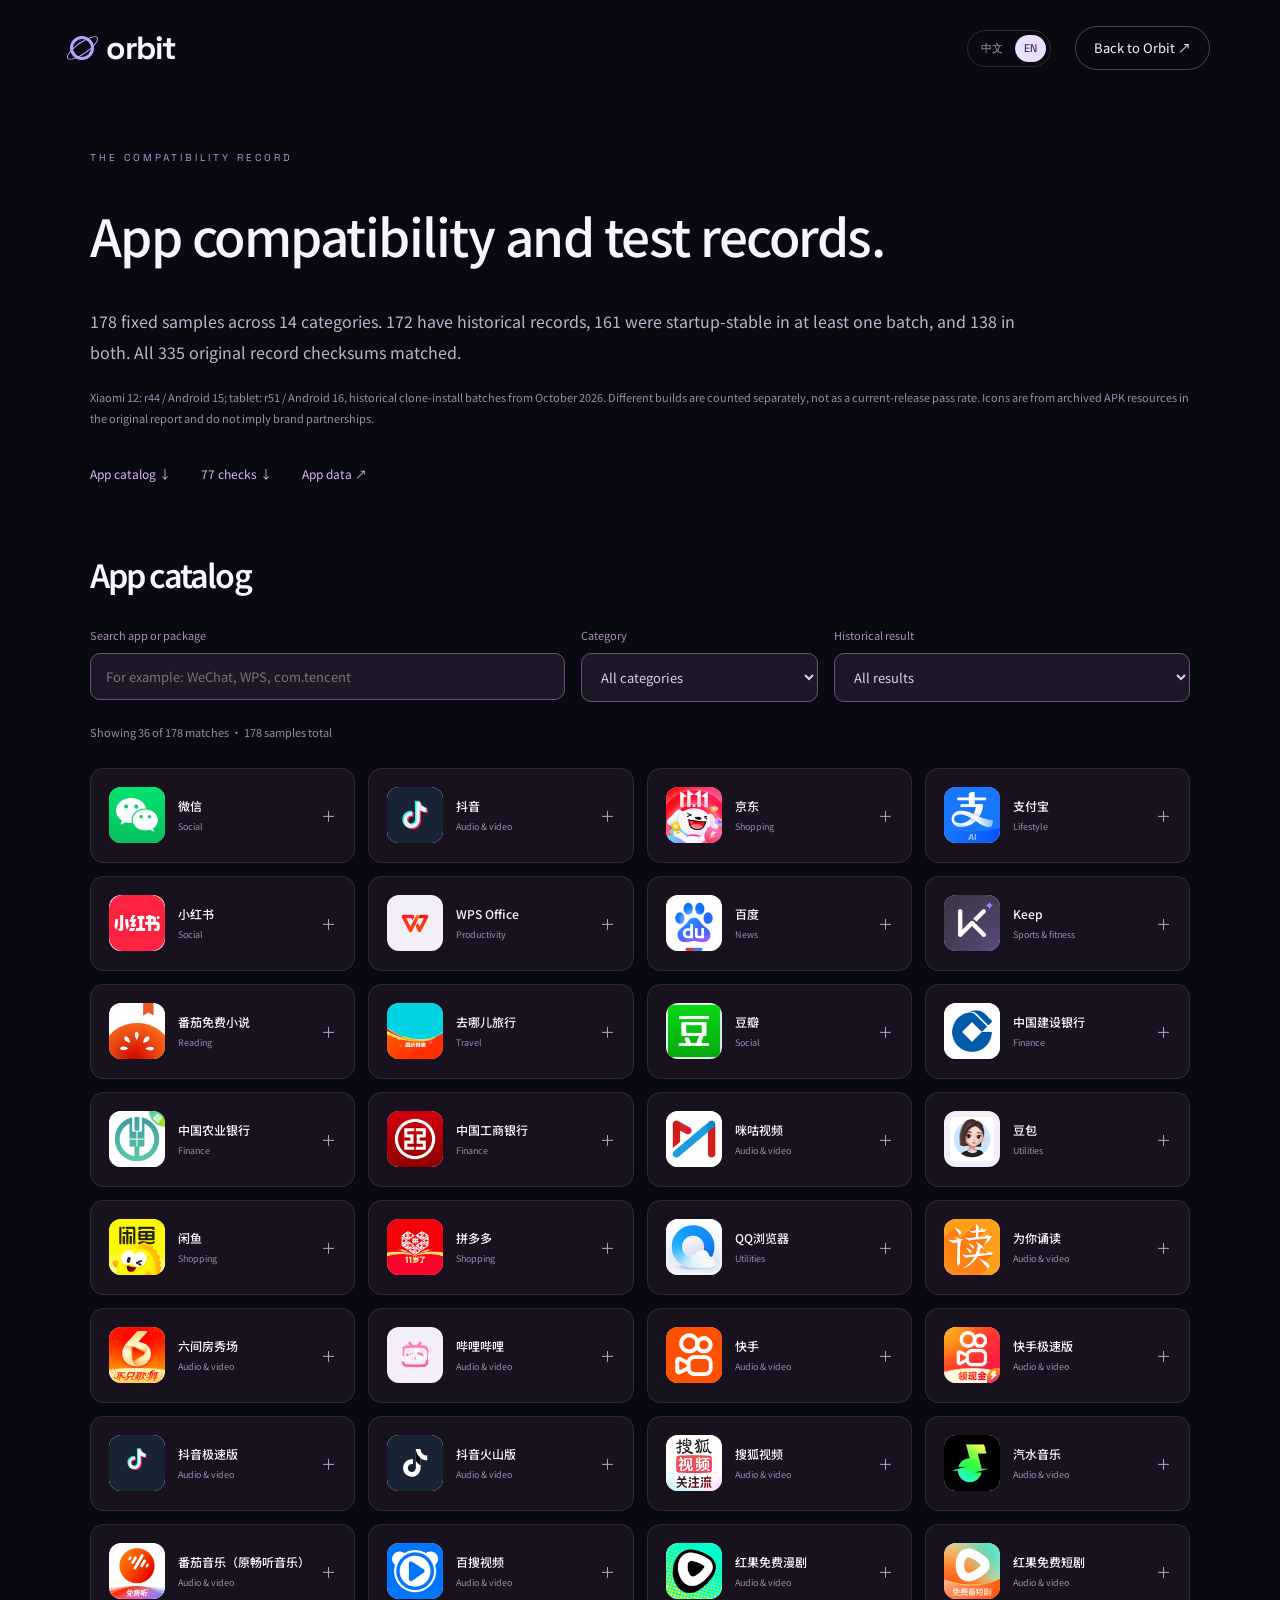
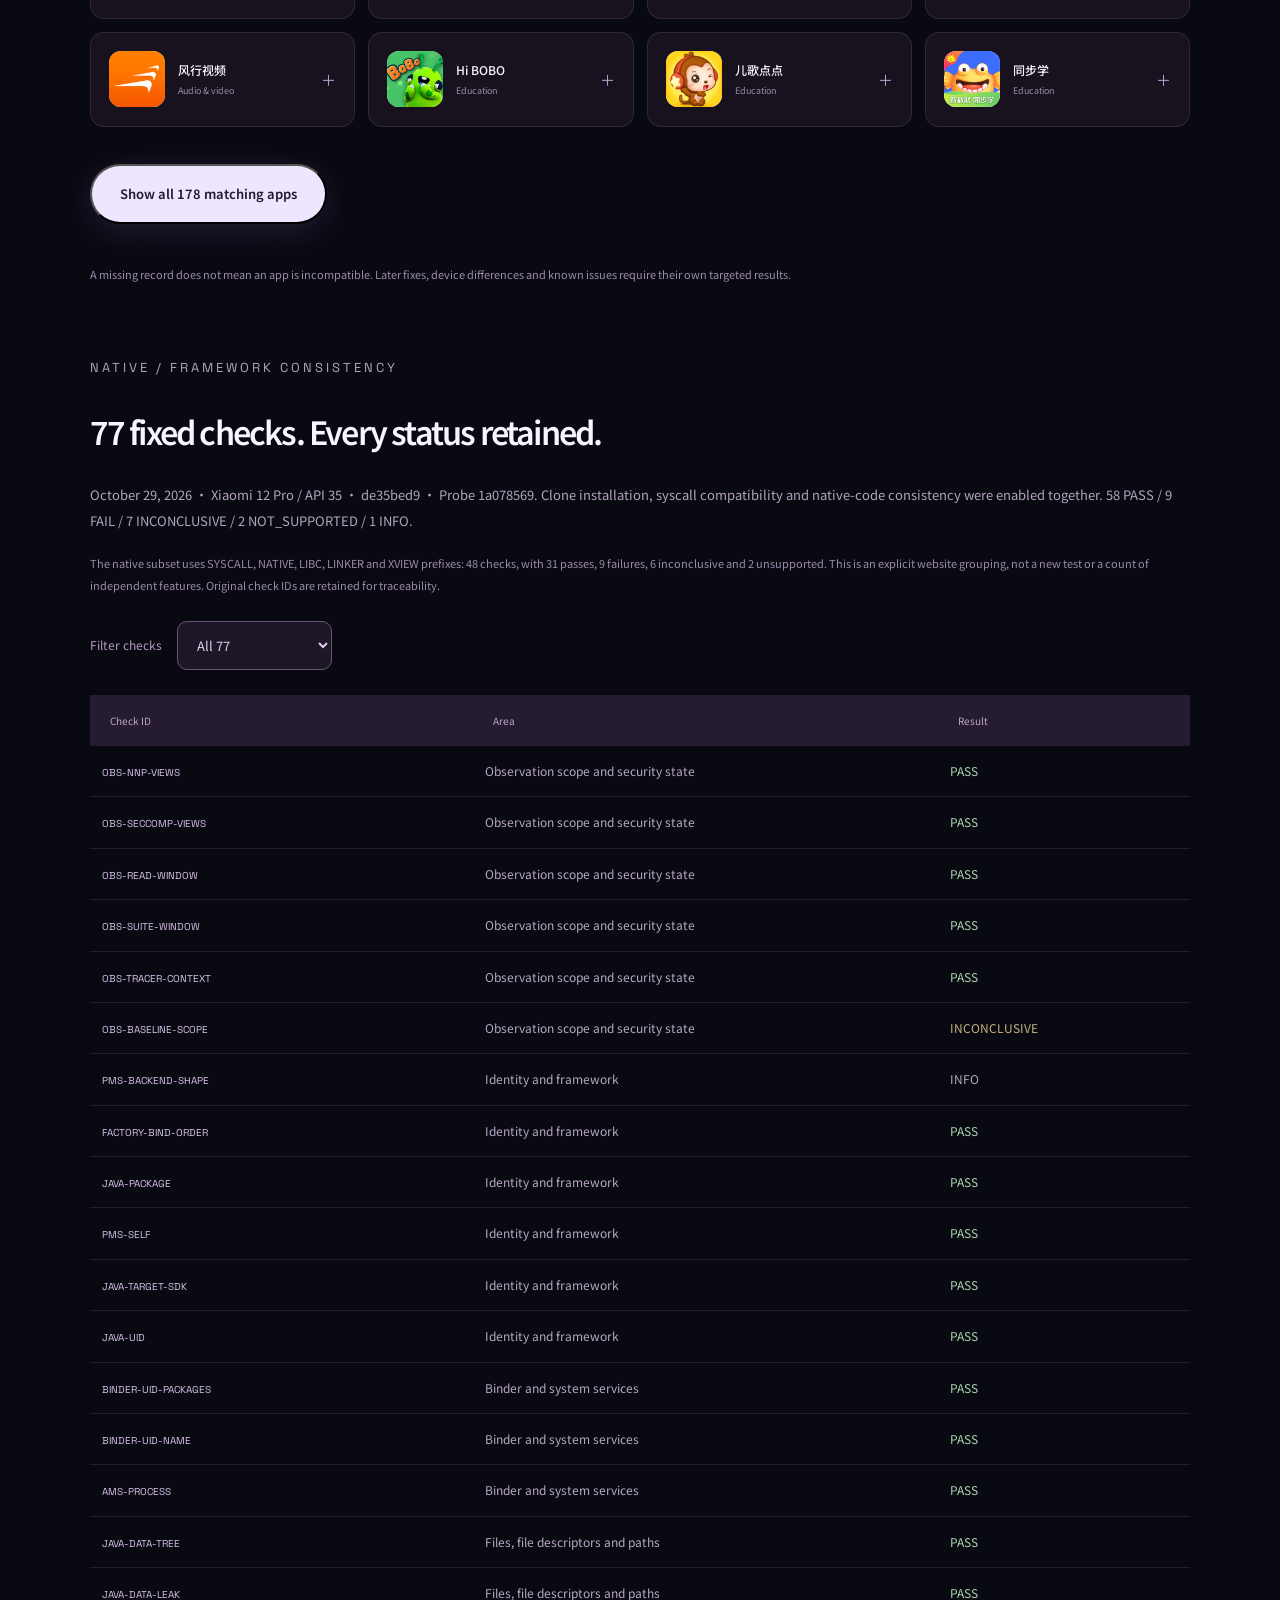
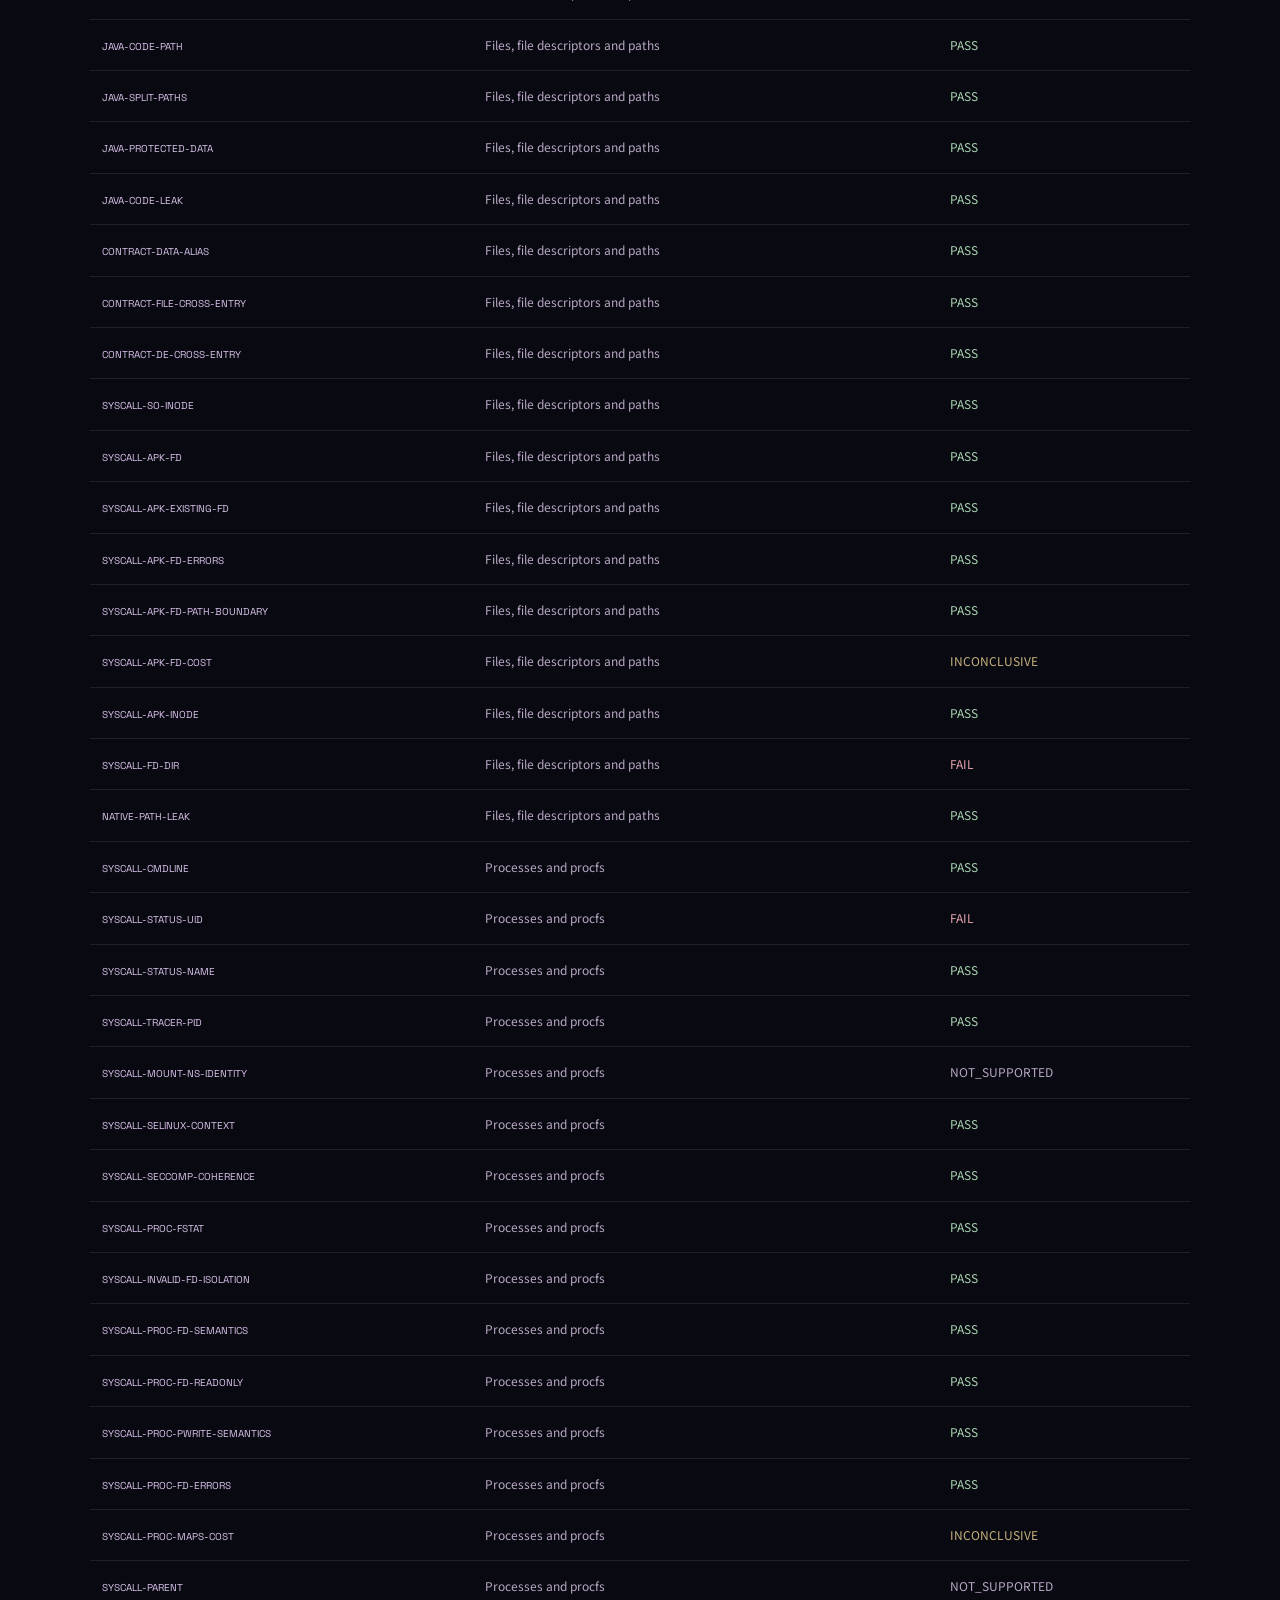
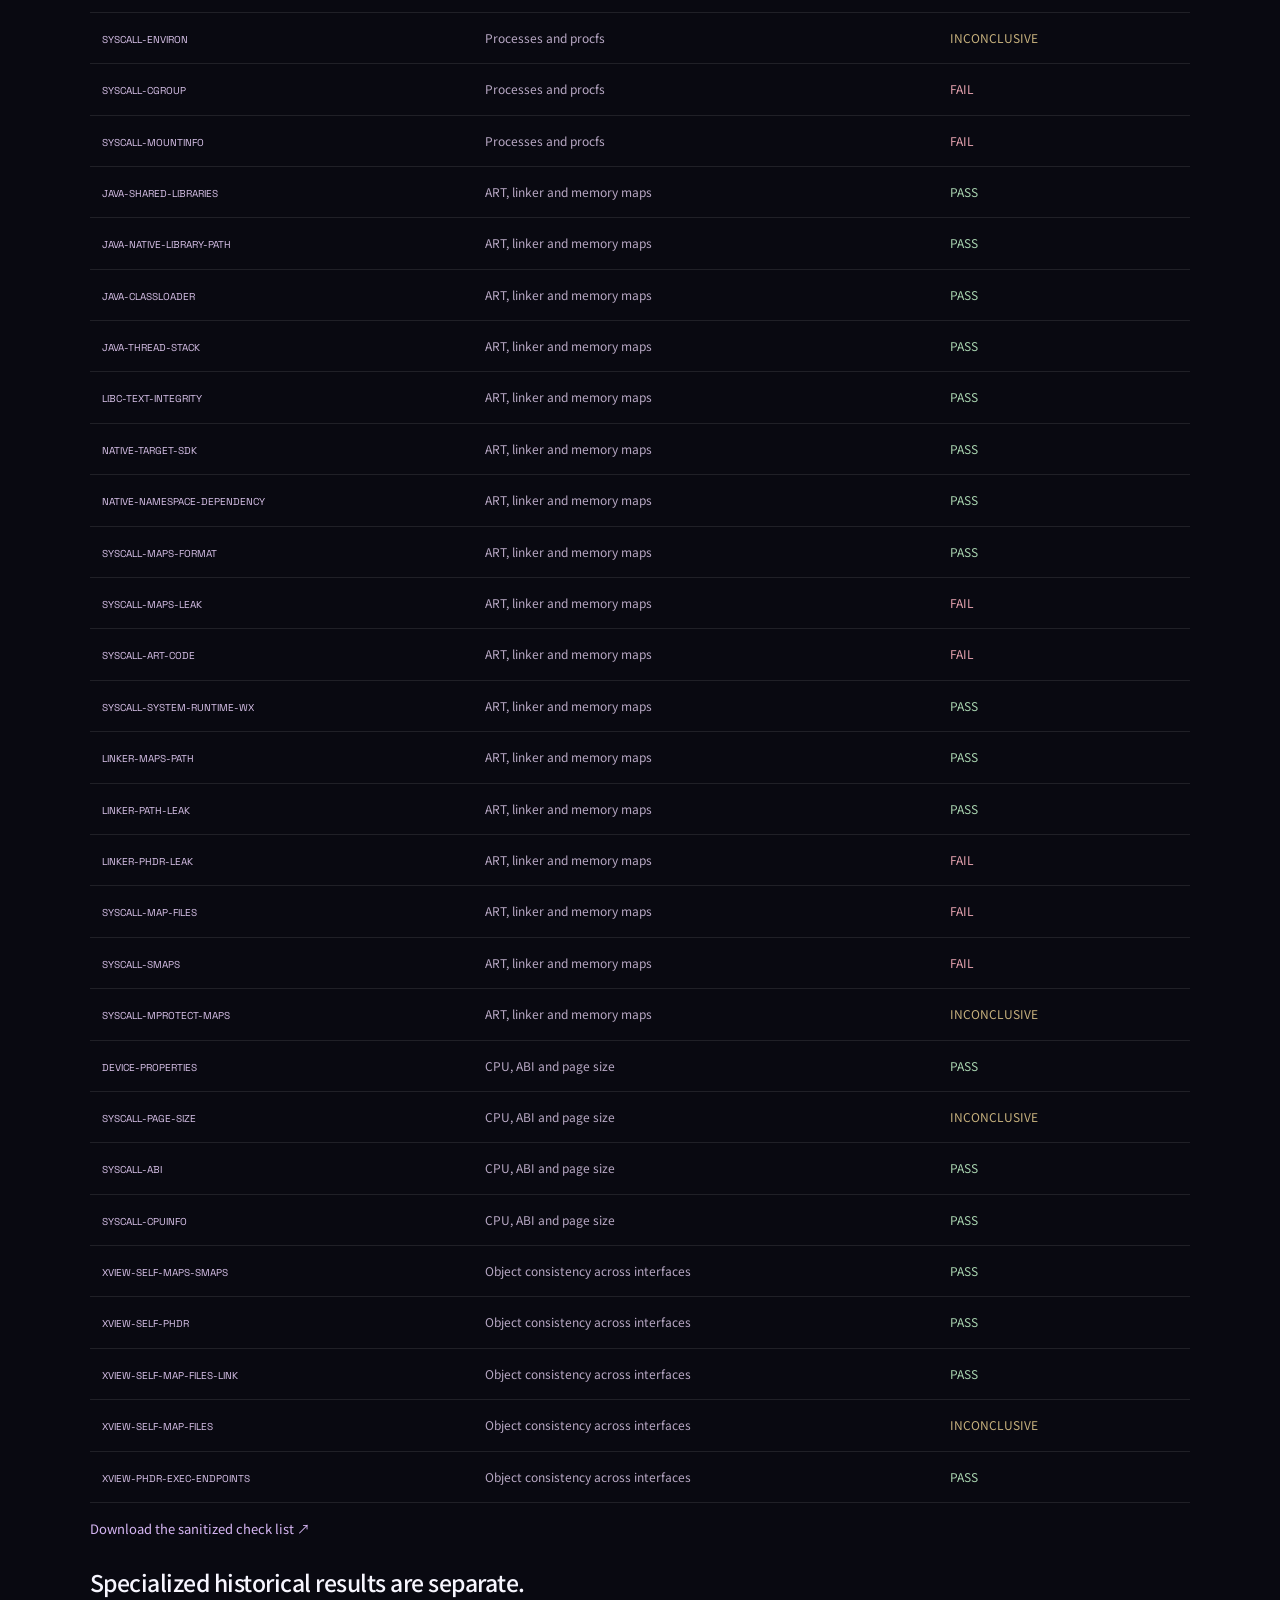
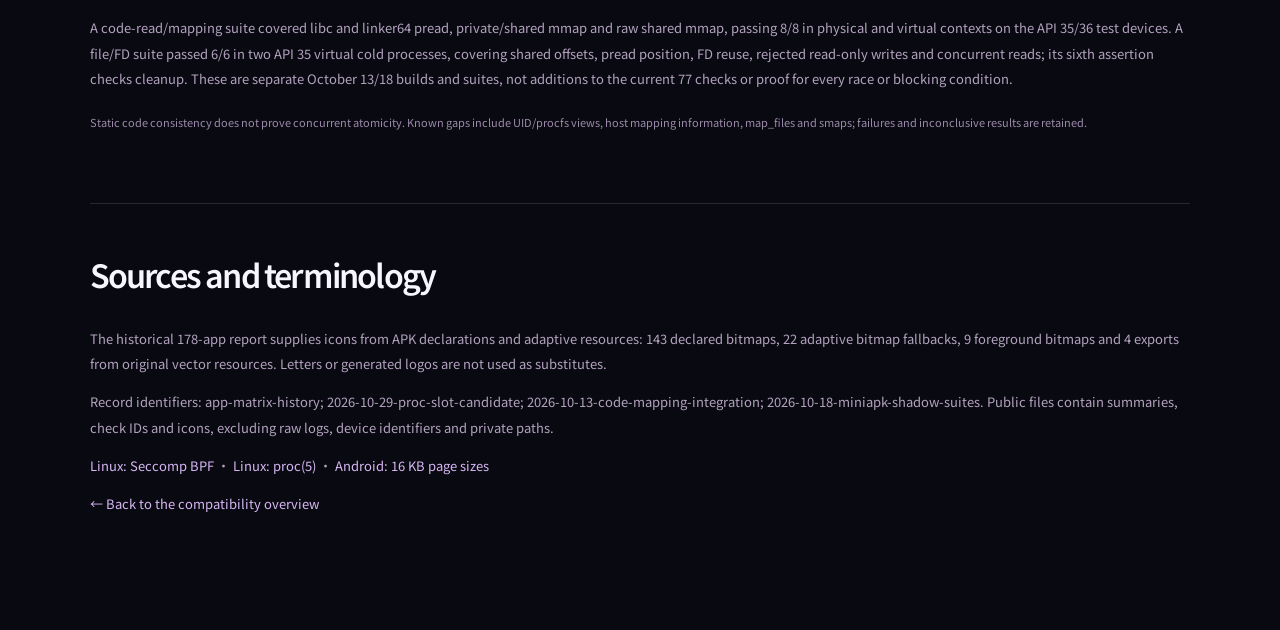
<file: compatibility.en.html>
<!doctype html><html lang="en"><head><meta charset="utf-8"><meta name="viewport" content="width=device-width,initial-scale=1"><script src="assets/locale.js?v=20261031-compat"></script><title>Orbit · App compatibility and native checks</title><meta name="description" content="178-app historical test catalog with real icons, device-specific results, and 77 consistency checks."><link rel="icon" href="assets/favicon.svg"><link rel="stylesheet" href="assets/style.css?v=20261031-compat"><link rel="stylesheet" href="assets/refresh.css?v=20261031-compat"><link rel="stylesheet" href="assets/compatibility.css?v=20261031-compat"><script defer src="assets/compatibility.js?v=20261031-compat"></script></head><body><header><a class="brand" href="index.en.html"><span class="logo"></span>orbit</a><nav><div class="language-switch" aria-label="Language"><a href="compatibility.html?lang=zh" data-language="zh">中文</a><a href="compatibility.en.html?lang=en" data-language="en" aria-current="true">EN</a></div><a class="nav-contact" href="index.en.html#compatibility">Back to Orbit ↗</a></nav></header><main class="compat-report"><p class="eyebrow">THE COMPATIBILITY RECORD</p><h1>App compatibility and test records.</h1><p class="report-lead">178 fixed samples across 14 categories. 172 have historical records, 161 were startup-stable in at least one batch, and 138 in both. All 335 original record checksums matched.</p><p class="matrix-note">Xiaomi 12: r44 / Android 15; tablet: r51 / Android 16, historical clone-install batches from October 2026. Different builds are counted separately, not as a current-release pass rate. Icons are from archived APK resources in the original report and do not imply brand partnerships.</p><div class="report-jumps"><a href="#app-catalog">App catalog ↓</a><a href="#native-checklist">77 checks ↓</a><a href="data/apps.json">App data ↗</a></div><section id="app-catalog"><h2>App catalog</h2><div class="catalog-controls"><label>Search app or package<input type="search" id="app-search" placeholder="For example: WeChat, WPS, com.tencent"></label><label>Category<select id="app-category"><option value="">All categories</option><option value="体育运动">Sports & fitness</option><option value="医疗健康">Health</option><option value="图书阅读">Reading</option><option value="娱乐消遣">Entertainment</option><option value="学习教育">Education</option><option value="实用工具">Utilities</option><option value="居家生活">Lifestyle</option><option value="影音视听">Audio & video</option><option value="效率办公">Productivity</option><option value="新闻资讯">News</option><option value="旅行交通">Travel</option><option value="时尚购物">Shopping</option><option value="聊天社交">Social</option><option value="金融理财">Finance</option></select></label><label>Historical result<select id="app-status"><option value="">All results</option><option value="stable">Stable in at least one batch</option><option value="review">Inconclusive / unstable / unsupported</option><option value="missing">No record in either batch</option></select></label></div><p id="catalog-count" role="status" class="matrix-note">178 samples</p><div class="compat-app-grid"><details id="app-com.tencent.mm" class="compat-app" data-keywords="微信 com.tencent.mm WeChat 聊天社交 Social" data-category="聊天社交" data-bucket="review"><summary><img src="assets/icons/com.tencent.mm.png" width="56" height="56" loading="lazy" alt=""><span><strong>微信</strong><small>Social</small></span><b>＋</b></summary><div class="app-record-detail"><code>com.tencent.mm</code><p><span>Xiaomi 12 · r44</span><strong class="record-inconclusive">Inconclusive</strong><small>v8.0.78</small></p><p><span>Tablet · r51</span><strong class="record-no_record">No record</strong><small>v8.0.78</small></p><p class="later-note">Later targeted test, 2026-10-13: WeChat 8.0.78 reached the sign-in/registration page on a fixed Xiaomi 12 / API 35 candidate. No sign-in was performed. Original matrix values and counts are retained.</p><small>Historical startup observation, not a current-version full business-flow pass.</small></div></details><details id="app-com.ss.android.ugc.aweme" class="compat-app" data-keywords="抖音 com.ss.android.ugc.aweme Douyin 影音视听 Audio &amp; video" data-category="影音视听" data-bucket="stable"><summary><img src="assets/icons/com.ss.android.ugc.aweme.svg" width="56" height="56" loading="lazy" alt=""><span><strong>抖音</strong><small>Audio & video</small></span><b>＋</b></summary><div class="app-record-detail"><code>com.ss.android.ugc.aweme</code><p><span>Xiaomi 12 · r44</span><strong class="record-startup_window_stable">Stable startup window</strong><small>v39.0.0</small></p><p><span>Tablet · r51</span><strong class="record-no_record">No record</strong><small>v39.0.0</small></p><small>Historical startup observation, not a current-version full business-flow pass.</small></div></details><details id="app-com.jingdong.app.mall" class="compat-app" data-keywords="京东 com.jingdong.app.mall JD 时尚购物 Shopping" data-category="时尚购物" data-bucket="stable"><summary><img src="assets/icons/com.jingdong.app.mall.png" width="56" height="56" loading="lazy" alt=""><span><strong>京东</strong><small>Shopping</small></span><b>＋</b></summary><div class="app-record-detail"><code>com.jingdong.app.mall</code><p><span>Xiaomi 12 · r44</span><strong class="record-startup_window_stable">Stable startup window</strong><small>v16.0.50</small></p><p><span>Tablet · r51</span><strong class="record-startup_window_stable">Stable startup window</strong><small>v16.0.50</small></p><small>Historical startup observation, not a current-version full business-flow pass.</small></div></details><details id="app-com.eg.android.AlipayGphone" class="compat-app" data-keywords="支付宝 com.eg.android.AlipayGphone Alipay 居家生活 Lifestyle" data-category="居家生活" data-bucket="review"><summary><img src="assets/icons/com.eg.android.AlipayGphone.png" width="56" height="56" loading="lazy" alt=""><span><strong>支付宝</strong><small>Lifestyle</small></span><b>＋</b></summary><div class="app-record-detail"><code>com.eg.android.AlipayGphone</code><p><span>Xiaomi 12 · r44</span><strong class="record-inconclusive">Inconclusive</strong><small>v12.12.26.8100</small></p><p><span>Tablet · r51</span><strong class="record-inconclusive">Inconclusive</strong><small>v12.12.26.8100</small></p><p class="later-note">Later targeted test, 2026-10-13: a specific API 36 tablet candidate has a startup-page result. Sign-in and payment were not tested; the old batch is not overwritten.</p><small>Historical startup observation, not a current-version full business-flow pass.</small></div></details><details id="app-com.xingin.xhs" class="compat-app" data-keywords="小红书 com.xingin.xhs Xiaohongshu 聊天社交 Social" data-category="聊天社交" data-bucket="missing"><summary><img src="assets/icons/com.xingin.xhs.png" width="56" height="56" loading="lazy" alt=""><span><strong>小红书</strong><small>Social</small></span><b>＋</b></summary><div class="app-record-detail"><code>com.xingin.xhs</code><p><span>Xiaomi 12 · r44</span><strong class="record-no_record">No record</strong><small>v9.40.1</small></p><p><span>Tablet · r51</span><strong class="record-no_record">No record</strong><small>v9.40.1</small></p><small>Historical startup observation, not a current-version full business-flow pass.</small></div></details><details id="app-cn.wps.moffice_eng" class="compat-app" data-keywords="WPS Office cn.wps.moffice_eng WPS Office 效率办公 Productivity" data-category="效率办公" data-bucket="stable"><summary><img src="assets/icons/cn.wps.moffice_eng.png" width="56" height="56" loading="lazy" alt=""><span><strong>WPS Office</strong><small>Productivity</small></span><b>＋</b></summary><div class="app-record-detail"><code>cn.wps.moffice_eng</code><p><span>Xiaomi 12 · r44</span><strong class="record-startup_window_stable">Stable startup window</strong><small>v26.9.0</small></p><p><span>Tablet · r51</span><strong class="record-no_record">No record</strong><small>v26.9.0</small></p><small>Historical startup observation, not a current-version full business-flow pass.</small></div></details><details id="app-com.baidu.searchbox" class="compat-app" data-keywords="百度 com.baidu.searchbox Baidu 新闻资讯 News" data-category="新闻资讯" data-bucket="stable"><summary><img src="assets/icons/com.baidu.searchbox.png" width="56" height="56" loading="lazy" alt=""><span><strong>百度</strong><small>News</small></span><b>＋</b></summary><div class="app-record-detail"><code>com.baidu.searchbox</code><p><span>Xiaomi 12 · r44</span><strong class="record-inconclusive">Inconclusive</strong><small>v15.76.0.10</small></p><p><span>Tablet · r51</span><strong class="record-startup_window_stable">Stable startup window</strong><small>v15.76.0.10</small></p><small>Historical startup observation, not a current-version full business-flow pass.</small></div></details><details id="app-com.gotokeep.keep" class="compat-app" data-keywords="Keep com.gotokeep.keep  体育运动 Sports &amp; fitness" data-category="体育运动" data-bucket="stable"><summary><img src="assets/icons/com.gotokeep.keep.png" width="56" height="56" loading="lazy" alt=""><span><strong>Keep</strong><small>Sports & fitness</small></span><b>＋</b></summary><div class="app-record-detail"><code>com.gotokeep.keep</code><p><span>Xiaomi 12 · r44</span><strong class="record-startup_window_stable">Stable startup window</strong><small>v9.1.50</small></p><p><span>Tablet · r51</span><strong class="record-startup_window_stable">Stable startup window</strong><small>v9.1.50</small></p><small>Historical startup observation, not a current-version full business-flow pass.</small></div></details><details id="app-com.dragon.read" class="compat-app" data-keywords="番茄免费小说 com.dragon.read  图书阅读 Reading" data-category="图书阅读" data-bucket="stable"><summary><img src="assets/icons/com.dragon.read.png" width="56" height="56" loading="lazy" alt=""><span><strong>番茄免费小说</strong><small>Reading</small></span><b>＋</b></summary><div class="app-record-detail"><code>com.dragon.read</code><p><span>Xiaomi 12 · r44</span><strong class="record-startup_window_stable">Stable startup window</strong><small>v7.3.9.32</small></p><p><span>Tablet · r51</span><strong class="record-startup_window_stable">Stable startup window</strong><small>v7.3.9.32</small></p><small>Historical startup observation, not a current-version full business-flow pass.</small></div></details><details id="app-com.Qunar" class="compat-app" data-keywords="去哪儿旅行 com.Qunar Qunar 旅行交通 Travel" data-category="旅行交通" data-bucket="stable"><summary><img src="assets/icons/com.Qunar.png" width="56" height="56" loading="lazy" alt=""><span><strong>去哪儿旅行</strong><small>Travel</small></span><b>＋</b></summary><div class="app-record-detail"><code>com.Qunar</code><p><span>Xiaomi 12 · r44</span><strong class="record-startup_window_stable">Stable startup window</strong><small>v10.4.23</small></p><p><span>Tablet · r51</span><strong class="record-startup_window_stable">Stable startup window</strong><small>v10.4.23</small></p><small>Historical startup observation, not a current-version full business-flow pass.</small></div></details><details id="app-com.douban.frodo" class="compat-app" data-keywords="豆瓣 com.douban.frodo  聊天社交 Social" data-category="聊天社交" data-bucket="stable"><summary><img src="assets/icons/com.douban.frodo.png" width="56" height="56" loading="lazy" alt=""><span><strong>豆瓣</strong><small>Social</small></span><b>＋</b></summary><div class="app-record-detail"><code>com.douban.frodo</code><p><span>Xiaomi 12 · r44</span><strong class="record-inconclusive">Inconclusive</strong><small>v7.134.0</small></p><p><span>Tablet · r51</span><strong class="record-startup_window_stable">Stable startup window</strong><small>v7.134.0</small></p><small>Historical startup observation, not a current-version full business-flow pass.</small></div></details><details id="app-com.chinamworld.main" class="compat-app" data-keywords="中国建设银行 com.chinamworld.main China Construction Bank 金融理财 Finance" data-category="金融理财" data-bucket="stable"><summary><img src="assets/icons/com.chinamworld.main.png" width="56" height="56" loading="lazy" alt=""><span><strong>中国建设银行</strong><small>Finance</small></span><b>＋</b></summary><div class="app-record-detail"><code>com.chinamworld.main</code><p><span>Xiaomi 12 · r44</span><strong class="record-startup_window_stable">Stable startup window</strong><small>v9.7.0</small></p><p><span>Tablet · r51</span><strong class="record-startup_window_stable">Stable startup window</strong><small>v9.7.0</small></p><small>Historical startup observation, not a current-version full business-flow pass.</small></div></details><details id="app-com.android.bankabc" class="compat-app" data-keywords="中国农业银行 com.android.bankabc Agricultural Bank of China 金融理财 Finance" data-category="金融理财" data-bucket="stable"><summary><img src="assets/icons/com.android.bankabc.png" width="56" height="56" loading="lazy" alt=""><span><strong>中国农业银行</strong><small>Finance</small></span><b>＋</b></summary><div class="app-record-detail"><code>com.android.bankabc</code><p><span>Xiaomi 12 · r44</span><strong class="record-no_record">No record</strong><small>v11.2.0</small></p><p><span>Tablet · r51</span><strong class="record-startup_window_stable">Stable startup window</strong><small>v11.2.0</small></p><small>Historical startup observation, not a current-version full business-flow pass.</small></div></details><details id="app-com.icbc" class="compat-app" data-keywords="中国工商银行 com.icbc ICBC 金融理财 Finance" data-category="金融理财" data-bucket="review"><summary><img src="assets/icons/com.icbc.png" width="56" height="56" loading="lazy" alt=""><span><strong>中国工商银行</strong><small>Finance</small></span><b>＋</b></summary><div class="app-record-detail"><code>com.icbc</code><p><span>Xiaomi 12 · r44</span><strong class="record-inconclusive">Inconclusive</strong><small>v11.1.0.8.0</small></p><p><span>Tablet · r51</span><strong class="record-inconclusive">Inconclusive</strong><small>v11.1.0.8.0</small></p><p class="later-note">Later targeted test, 2026-10-15: version 11.1.0.8.0 reached its agreement page on Xiaomi 12 / d384 using the recommended native-consistency policy. Banking flows were not validated.</p><small>Historical startup observation, not a current-version full business-flow pass.</small></div></details><details id="app-com.cmcc.cmvideo" class="compat-app" data-keywords="咪咕视频 com.cmcc.cmvideo  影音视听 Audio &amp; video" data-category="影音视听" data-bucket="stable"><summary><img src="assets/icons/com.cmcc.cmvideo.png" width="56" height="56" loading="lazy" alt=""><span><strong>咪咕视频</strong><small>Audio & video</small></span><b>＋</b></summary><div class="app-record-detail"><code>com.cmcc.cmvideo</code><p><span>Xiaomi 12 · r44</span><strong class="record-startup_window_stable">Stable startup window</strong><small>v6.7.5</small></p><p><span>Tablet · r51</span><strong class="record-startup_window_stable">Stable startup window</strong><small>v6.7.5</small></p><small>Historical startup observation, not a current-version full business-flow pass.</small></div></details><details id="app-com.larus.nova" class="compat-app" data-keywords="豆包 com.larus.nova Doubao 实用工具 Utilities" data-category="实用工具" data-bucket="missing"><summary><img src="assets/icons/com.larus.nova.png" width="56" height="56" loading="lazy" alt=""><span><strong>豆包</strong><small>Utilities</small></span><b>＋</b></summary><div class="app-record-detail"><code>com.larus.nova</code><p><span>Xiaomi 12 · r44</span><strong class="record-no_record">No record</strong><small>v14.0.0</small></p><p><span>Tablet · r51</span><strong class="record-no_record">No record</strong><small>v14.0.0</small></p><small>Historical startup observation, not a current-version full business-flow pass.</small></div></details><details id="app-com.taobao.idlefish" class="compat-app" data-keywords="闲鱼 com.taobao.idlefish  时尚购物 Shopping" data-category="时尚购物" data-bucket="stable"><summary><img src="assets/icons/com.taobao.idlefish.png" width="56" height="56" loading="lazy" alt=""><span><strong>闲鱼</strong><small>Shopping</small></span><b>＋</b></summary><div class="app-record-detail"><code>com.taobao.idlefish</code><p><span>Xiaomi 12 · r44</span><strong class="record-startup_window_stable">Stable startup window</strong><small>v7.28.40</small></p><p><span>Tablet · r51</span><strong class="record-startup_window_stable">Stable startup window</strong><small>v7.28.40</small></p><small>Historical startup observation, not a current-version full business-flow pass.</small></div></details><details id="app-com.xunmeng.pinduoduo" class="compat-app" data-keywords="拼多多 com.xunmeng.pinduoduo Pinduoduo 时尚购物 Shopping" data-category="时尚购物" data-bucket="stable"><summary><img src="assets/icons/com.xunmeng.pinduoduo.png" width="56" height="56" loading="lazy" alt=""><span><strong>拼多多</strong><small>Shopping</small></span><b>＋</b></summary><div class="app-record-detail"><code>com.xunmeng.pinduoduo</code><p><span>Xiaomi 12 · r44</span><strong class="record-startup_window_stable">Stable startup window</strong><small>v8.26.0</small></p><p><span>Tablet · r51</span><strong class="record-startup_window_stable">Stable startup window</strong><small>v8.26.0</small></p><small>Historical startup observation, not a current-version full business-flow pass.</small></div></details><details id="app-com.tencent.mtt" class="compat-app" data-keywords="QQ浏览器 com.tencent.mtt QQ Browser 实用工具 Utilities" data-category="实用工具" data-bucket="review"><summary><img src="assets/icons/com.tencent.mtt.png" width="56" height="56" loading="lazy" alt=""><span><strong>QQ浏览器</strong><small>Utilities</small></span><b>＋</b></summary><div class="app-record-detail"><code>com.tencent.mtt</code><p><span>Xiaomi 12 · r44</span><strong class="record-not_supported">Sample unsupported</strong><small>v9.6.1.5215</small></p><p><span>Tablet · r51</span><strong class="record-not_supported">Sample unsupported</strong><small>v9.6.1.5215</small></p><small>Historical startup observation, not a current-version full business-flow pass.</small></div></details><details id="app-com.ss.readpoem" class="compat-app" data-keywords="为你诵读 com.ss.readpoem  影音视听 Audio &amp; video" data-category="影音视听" data-bucket="stable"><summary><img src="assets/icons/com.ss.readpoem.png" width="56" height="56" loading="lazy" alt=""><span><strong>为你诵读</strong><small>Audio & video</small></span><b>＋</b></summary><div class="app-record-detail"><code>com.ss.readpoem</code><p><span>Xiaomi 12 · r44</span><strong class="record-startup_window_stable">Stable startup window</strong><small>v6.1.56</small></p><p><span>Tablet · r51</span><strong class="record-startup_window_stable">Stable startup window</strong><small>v6.1.56</small></p><small>Historical startup observation, not a current-version full business-flow pass.</small></div></details><details id="app-com.tencent.tmgp.sixrooms" class="compat-app" data-keywords="六间房秀场 com.tencent.tmgp.sixrooms  影音视听 Audio &amp; video" data-category="影音视听" data-bucket="stable"><summary><img src="assets/icons/com.tencent.tmgp.sixrooms.png" width="56" height="56" loading="lazy" alt=""><span><strong>六间房秀场</strong><small>Audio & video</small></span><b>＋</b></summary><div class="app-record-detail"><code>com.tencent.tmgp.sixrooms</code><p><span>Xiaomi 12 · r44</span><strong class="record-startup_window_stable">Stable startup window</strong><small>v10.3.4.1</small></p><p><span>Tablet · r51</span><strong class="record-startup_window_stable">Stable startup window</strong><small>v10.3.4.1</small></p><small>Historical startup observation, not a current-version full business-flow pass.</small></div></details><details id="app-tv.danmaku.bili" class="compat-app" data-keywords="哔哩哔哩 tv.danmaku.bili Bilibili 影音视听 Audio &amp; video" data-category="影音视听" data-bucket="stable"><summary><img src="assets/icons/tv.danmaku.bili.png" width="56" height="56" loading="lazy" alt=""><span><strong>哔哩哔哩</strong><small>Audio & video</small></span><b>＋</b></summary><div class="app-record-detail"><code>tv.danmaku.bili</code><p><span>Xiaomi 12 · r44</span><strong class="record-startup_window_stable">Stable startup window</strong><small>v9.13.0</small></p><p><span>Tablet · r51</span><strong class="record-startup_window_stable">Stable startup window</strong><small>v9.13.0</small></p><small>Historical startup observation, not a current-version full business-flow pass.</small></div></details><details id="app-com.smile.gifmaker" class="compat-app" data-keywords="快手 com.smile.gifmaker Kuaishou 影音视听 Audio &amp; video" data-category="影音视听" data-bucket="stable"><summary><img src="assets/icons/com.smile.gifmaker.png" width="56" height="56" loading="lazy" alt=""><span><strong>快手</strong><small>Audio & video</small></span><b>＋</b></summary><div class="app-record-detail"><code>com.smile.gifmaker</code><p><span>Xiaomi 12 · r44</span><strong class="record-startup_window_stable">Stable startup window</strong><small>v14.8.30.50423</small></p><p><span>Tablet · r51</span><strong class="record-inconclusive">Inconclusive</strong><small>v14.8.30.50423</small></p><small>Historical startup observation, not a current-version full business-flow pass.</small></div></details><details id="app-com.kuaishou.nebula" class="compat-app" data-keywords="快手极速版 com.kuaishou.nebula Kuaishou Lite 影音视听 Audio &amp; video" data-category="影音视听" data-bucket="stable"><summary><img src="assets/icons/com.kuaishou.nebula.png" width="56" height="56" loading="lazy" alt=""><span><strong>快手极速版</strong><small>Audio & video</small></span><b>＋</b></summary><div class="app-record-detail"><code>com.kuaishou.nebula</code><p><span>Xiaomi 12 · r44</span><strong class="record-startup_window_stable">Stable startup window</strong><small>v14.8.20.11879</small></p><p><span>Tablet · r51</span><strong class="record-startup_window_stable">Stable startup window</strong><small>v14.8.20.11879</small></p><small>Historical startup observation, not a current-version full business-flow pass.</small></div></details><details id="app-com.ss.android.ugc.aweme.lite" class="compat-app" data-keywords="抖音极速版 com.ss.android.ugc.aweme.lite Douyin Lite 影音视听 Audio &amp; video" data-category="影音视听" data-bucket="stable"><summary><img src="assets/icons/com.ss.android.ugc.aweme.lite.svg" width="56" height="56" loading="lazy" alt=""><span><strong>抖音极速版</strong><small>Audio & video</small></span><b>＋</b></summary><div class="app-record-detail"><code>com.ss.android.ugc.aweme.lite</code><p><span>Xiaomi 12 · r44</span><strong class="record-startup_window_stable">Stable startup window</strong><small>v40.6.0</small></p><p><span>Tablet · r51</span><strong class="record-startup_window_stable">Stable startup window</strong><small>v40.6.0</small></p><small>Historical startup observation, not a current-version full business-flow pass.</small></div></details><details id="app-com.ss.android.ugc.live" class="compat-app" data-keywords="抖音火山版 com.ss.android.ugc.live  影音视听 Audio &amp; video" data-category="影音视听" data-bucket="stable"><summary><img src="assets/icons/com.ss.android.ugc.live.svg" width="56" height="56" loading="lazy" alt=""><span><strong>抖音火山版</strong><small>Audio & video</small></span><b>＋</b></summary><div class="app-record-detail"><code>com.ss.android.ugc.live</code><p><span>Xiaomi 12 · r44</span><strong class="record-startup_window_stable">Stable startup window</strong><small>v40.5.0</small></p><p><span>Tablet · r51</span><strong class="record-startup_window_stable">Stable startup window</strong><small>v40.5.0</small></p><small>Historical startup observation, not a current-version full business-flow pass.</small></div></details><details id="app-com.sohu.sohuvideo" class="compat-app" data-keywords="搜狐视频 com.sohu.sohuvideo  影音视听 Audio &amp; video" data-category="影音视听" data-bucket="review"><summary><img src="assets/icons/com.sohu.sohuvideo.png" width="56" height="56" loading="lazy" alt=""><span><strong>搜狐视频</strong><small>Audio & video</small></span><b>＋</b></summary><div class="app-record-detail"><code>com.sohu.sohuvideo</code><p><span>Xiaomi 12 · r44</span><strong class="record-inconclusive">Inconclusive</strong><small>v10.2.71</small></p><p><span>Tablet · r51</span><strong class="record-inconclusive">Inconclusive</strong><small>v10.2.71</small></p><small>Historical startup observation, not a current-version full business-flow pass.</small></div></details><details id="app-com.luna.music" class="compat-app" data-keywords="汽水音乐 com.luna.music  影音视听 Audio &amp; video" data-category="影音视听" data-bucket="stable"><summary><img src="assets/icons/com.luna.music.png" width="56" height="56" loading="lazy" alt=""><span><strong>汽水音乐</strong><small>Audio & video</small></span><b>＋</b></summary><div class="app-record-detail"><code>com.luna.music</code><p><span>Xiaomi 12 · r44</span><strong class="record-startup_window_stable">Stable startup window</strong><small>v21.1.0</small></p><p><span>Tablet · r51</span><strong class="record-startup_window_stable">Stable startup window</strong><small>v21.1.0</small></p><small>Historical startup observation, not a current-version full business-flow pass.</small></div></details><details id="app-com.xs.fm.lite" class="compat-app" data-keywords="番茄音乐（原畅听音乐） com.xs.fm.lite  影音视听 Audio &amp; video" data-category="影音视听" data-bucket="stable"><summary><img src="assets/icons/com.xs.fm.lite.png" width="56" height="56" loading="lazy" alt=""><span><strong>番茄音乐（原畅听音乐）</strong><small>Audio & video</small></span><b>＋</b></summary><div class="app-record-detail"><code>com.xs.fm.lite</code><p><span>Xiaomi 12 · r44</span><strong class="record-startup_window_stable">Stable startup window</strong><small>v6.7.1.32</small></p><p><span>Tablet · r51</span><strong class="record-startup_window_stable">Stable startup window</strong><small>v6.7.1.32</small></p><small>Historical startup observation, not a current-version full business-flow pass.</small></div></details><details id="app-com.baidu.video" class="compat-app" data-keywords="百搜视频 com.baidu.video  影音视听 Audio &amp; video" data-category="影音视听" data-bucket="stable"><summary><img src="assets/icons/com.baidu.video.png" width="56" height="56" loading="lazy" alt=""><span><strong>百搜视频</strong><small>Audio & video</small></span><b>＋</b></summary><div class="app-record-detail"><code>com.baidu.video</code><p><span>Xiaomi 12 · r44</span><strong class="record-startup_window_stable">Stable startup window</strong><small>v8.15.27</small></p><p><span>Tablet · r51</span><strong class="record-startup_window_stable">Stable startup window</strong><small>v8.15.27</small></p><small>Historical startup observation, not a current-version full business-flow pass.</small></div></details><details id="app-com.kylin.read" class="compat-app" data-keywords="红果免费漫剧 com.kylin.read  影音视听 Audio &amp; video" data-category="影音视听" data-bucket="stable"><summary><img src="assets/icons/com.kylin.read.png" width="56" height="56" loading="lazy" alt=""><span><strong>红果免费漫剧</strong><small>Audio & video</small></span><b>＋</b></summary><div class="app-record-detail"><code>com.kylin.read</code><p><span>Xiaomi 12 · r44</span><strong class="record-startup_window_stable">Stable startup window</strong><small>v7.3.7.32</small></p><p><span>Tablet · r51</span><strong class="record-startup_window_stable">Stable startup window</strong><small>v7.3.7.32</small></p><small>Historical startup observation, not a current-version full business-flow pass.</small></div></details><details id="app-com.phoenix.read" class="compat-app" data-keywords="红果免费短剧 com.phoenix.read Hongguo 影音视听 Audio &amp; video" data-category="影音视听" data-bucket="stable"><summary><img src="assets/icons/com.phoenix.read.png" width="56" height="56" loading="lazy" alt=""><span><strong>红果免费短剧</strong><small>Audio & video</small></span><b>＋</b></summary><div class="app-record-detail"><code>com.phoenix.read</code><p><span>Xiaomi 12 · r44</span><strong class="record-startup_window_stable">Stable startup window</strong><small>v7.2.9.32</small></p><p><span>Tablet · r51</span><strong class="record-startup_window_stable">Stable startup window</strong><small>v7.2.9.32</small></p><small>Historical startup observation, not a current-version full business-flow pass.</small></div></details><details id="app-com.funshion.video.mobile" class="compat-app" data-keywords="风行视频 com.funshion.video.mobile  影音视听 Audio &amp; video" data-category="影音视听" data-bucket="stable"><summary><img src="assets/icons/com.funshion.video.mobile.png" width="56" height="56" loading="lazy" alt=""><span><strong>风行视频</strong><small>Audio & video</small></span><b>＋</b></summary><div class="app-record-detail"><code>com.funshion.video.mobile</code><p><span>Xiaomi 12 · r44</span><strong class="record-startup_window_stable">Stable startup window</strong><small>v4.7.3.12</small></p><p><span>Tablet · r51</span><strong class="record-startup_window_stable">Stable startup window</strong><small>v4.7.3.12</small></p><small>Historical startup observation, not a current-version full business-flow pass.</small></div></details><details id="app-com.kidsplus.bobo" class="compat-app" data-keywords="Hi BOBO com.kidsplus.bobo  学习教育 Education" data-category="学习教育" data-bucket="stable"><summary><img src="assets/icons/com.kidsplus.bobo.png" width="56" height="56" loading="lazy" alt=""><span><strong>Hi BOBO</strong><small>Education</small></span><b>＋</b></summary><div class="app-record-detail"><code>com.kidsplus.bobo</code><p><span>Xiaomi 12 · r44</span><strong class="record-startup_window_stable">Stable startup window</strong><small>v4.0.7</small></p><p><span>Tablet · r51</span><strong class="record-startup_window_stable">Stable startup window</strong><small>v4.0.7</small></p><small>Historical startup observation, not a current-version full business-flow pass.</small></div></details><details id="app-com.mampod.ergedd" class="compat-app" data-keywords="儿歌点点 com.mampod.ergedd  学习教育 Education" data-category="学习教育" data-bucket="stable"><summary><img src="assets/icons/com.mampod.ergedd.png" width="56" height="56" loading="lazy" alt=""><span><strong>儿歌点点</strong><small>Education</small></span><b>＋</b></summary><div class="app-record-detail"><code>com.mampod.ergedd</code><p><span>Xiaomi 12 · r44</span><strong class="record-startup_window_stable">Stable startup window</strong><small>v4.9.0</small></p><p><span>Tablet · r51</span><strong class="record-startup_window_stable">Stable startup window</strong><small>v4.9.0</small></p><small>Historical startup observation, not a current-version full business-flow pass.</small></div></details><details id="app-com.rj.syslearning" class="compat-app" data-keywords="同步学 com.rj.syslearning  学习教育 Education" data-category="学习教育" data-bucket="stable"><summary><img src="assets/icons/com.rj.syslearning.png" width="56" height="56" loading="lazy" alt=""><span><strong>同步学</strong><small>Education</small></span><b>＋</b></summary><div class="app-record-detail"><code>com.rj.syslearning</code><p><span>Xiaomi 12 · r44</span><strong class="record-startup_window_stable">Stable startup window</strong><small>v7.3.7</small></p><p><span>Tablet · r51</span><strong class="record-startup_window_stable">Stable startup window</strong><small>v7.3.7</small></p><small>Historical startup observation, not a current-version full business-flow pass.</small></div></details><details id="app-com.sinyee.babybus.world" class="compat-app" data-keywords="宝宝巴士世界 com.sinyee.babybus.world  学习教育 Education" data-category="学习教育" data-bucket="review"><summary><img src="assets/icons/com.sinyee.babybus.world.png" width="56" height="56" loading="lazy" alt=""><span><strong>宝宝巴士世界</strong><small>Education</small></span><b>＋</b></summary><div class="app-record-detail"><code>com.sinyee.babybus.world</code><p><span>Xiaomi 12 · r44</span><strong class="record-inconclusive">Inconclusive</strong><small>v10.00.80.77</small></p><p><span>Tablet · r51</span><strong class="record-no_record">No record</strong><small>v10.00.80.77</small></p><small>Historical startup observation, not a current-version full business-flow pass.</small></div></details><details id="app-com.xiaobanlong.main" class="compat-app" data-keywords="小伴龙 com.xiaobanlong.main  学习教育 Education" data-category="学习教育" data-bucket="stable"><summary><img src="assets/icons/com.xiaobanlong.main.png" width="56" height="56" loading="lazy" alt=""><span><strong>小伴龙</strong><small>Education</small></span><b>＋</b></summary><div class="app-record-detail"><code>com.xiaobanlong.main</code><p><span>Xiaomi 12 · r44</span><strong class="record-startup_window_stable">Stable startup window</strong><small>v10.5.3</small></p><p><span>Tablet · r51</span><strong class="record-startup_window_stable">Stable startup window</strong><small>v10.5.3</small></p><small>Historical startup observation, not a current-version full business-flow pass.</small></div></details><details id="app-com.fenbi.android.leo" class="compat-app" data-keywords="小猿AI com.fenbi.android.leo  学习教育 Education" data-category="学习教育" data-bucket="stable"><summary><img src="assets/icons/com.fenbi.android.leo.png" width="56" height="56" loading="lazy" alt=""><span><strong>小猿AI</strong><small>Education</small></span><b>＋</b></summary><div class="app-record-detail"><code>com.fenbi.android.leo</code><p><span>Xiaomi 12 · r44</span><strong class="record-startup_window_stable">Stable startup window</strong><small>v3.142.2</small></p><p><span>Tablet · r51</span><strong class="record-startup_window_stable">Stable startup window</strong><small>v3.142.2</small></p><small>Historical startup observation, not a current-version full business-flow pass.</small></div></details><details id="app-com.guliguli.youxiao" class="compat-app" data-keywords="幼升小全课程 com.guliguli.youxiao  学习教育 Education" data-category="学习教育" data-bucket="stable"><summary><img src="assets/icons/com.guliguli.youxiao.png" width="56" height="56" loading="lazy" alt=""><span><strong>幼升小全课程</strong><small>Education</small></span><b>＋</b></summary><div class="app-record-detail"><code>com.guliguli.youxiao</code><p><span>Xiaomi 12 · r44</span><strong class="record-startup_window_stable">Stable startup window</strong><small>v2.6.7</small></p><p><span>Tablet · r51</span><strong class="record-startup_window_stable">Stable startup window</strong><small>v2.6.7</small></p><small>Historical startup observation, not a current-version full business-flow pass.</small></div></details><details id="app-air.com.gongfubb.wksz" class="compat-app" data-keywords="悟空识字 air.com.gongfubb.wksz  学习教育 Education" data-category="学习教育" data-bucket="review"><summary><img src="assets/icons/air.com.gongfubb.wksz.png" width="56" height="56" loading="lazy" alt=""><span><strong>悟空识字</strong><small>Education</small></span><b>＋</b></summary><div class="app-record-detail"><code>air.com.gongfubb.wksz</code><p><span>Xiaomi 12 · r44</span><strong class="record-inconclusive">Inconclusive</strong><small>v3.16.70</small></p><p><span>Tablet · r51</span><strong class="record-no_record">No record</strong><small>v3.16.70</small></p><small>Historical startup observation, not a current-version full business-flow pass.</small></div></details><details id="app-com.towords" class="compat-app" data-keywords="拓词 com.towords  学习教育 Education" data-category="学习教育" data-bucket="stable"><summary><img src="assets/icons/com.towords.png" width="56" height="56" loading="lazy" alt=""><span><strong>拓词</strong><small>Education</small></span><b>＋</b></summary><div class="app-record-detail"><code>com.towords</code><p><span>Xiaomi 12 · r44</span><strong class="record-observed_unstable">Instability observed</strong><small>v15.80</small></p><p><span>Tablet · r51</span><strong class="record-startup_window_stable">Stable startup window</strong><small>v15.80</small></p><small>Historical startup observation, not a current-version full business-flow pass.</small></div></details><details id="app-com.sieredu.freetiku" class="compat-app" data-keywords="斯尔题库 com.sieredu.freetiku  学习教育 Education" data-category="学习教育" data-bucket="stable"><summary><img src="assets/icons/com.sieredu.freetiku.png" width="56" height="56" loading="lazy" alt=""><span><strong>斯尔题库</strong><small>Education</small></span><b>＋</b></summary><div class="app-record-detail"><code>com.sieredu.freetiku</code><p><span>Xiaomi 12 · r44</span><strong class="record-inconclusive">Inconclusive</strong><small>v1.13.0</small></p><p><span>Tablet · r51</span><strong class="record-startup_window_stable">Stable startup window</strong><small>v1.13.0</small></p><small>Historical startup observation, not a current-version full business-flow pass.</small></div></details><details id="app-com.putao.KidReading.bookbook" class="compat-app" data-keywords="步步阅读 com.putao.KidReading.bookbook  学习教育 Education" data-category="学习教育" data-bucket="missing"><summary><img src="assets/icons/com.putao.KidReading.bookbook.png" width="56" height="56" loading="lazy" alt=""><span><strong>步步阅读</strong><small>Education</small></span><b>＋</b></summary><div class="app-record-detail"><code>com.putao.KidReading.bookbook</code><p><span>Xiaomi 12 · r44</span><strong class="record-no_record">No record</strong><small>v2.6.3</small></p><p><span>Tablet · r51</span><strong class="record-no_record">No record</strong><small>v2.6.3</small></p><small>Historical startup observation, not a current-version full business-flow pass.</small></div></details><details id="app-com.lutongnet.brainadventure.plugin" class="compat-app" data-keywords="脑力大冒险 com.lutongnet.brainadventure.plugin  学习教育 Education" data-category="学习教育" data-bucket="stable"><summary><img src="assets/icons/com.lutongnet.brainadventure.plugin.png" width="56" height="56" loading="lazy" alt=""><span><strong>脑力大冒险</strong><small>Education</small></span><b>＋</b></summary><div class="app-record-detail"><code>com.lutongnet.brainadventure.plugin</code><p><span>Xiaomi 12 · r44</span><strong class="record-startup_window_stable">Stable startup window</strong><small>v4.01.05</small></p><p><span>Tablet · r51</span><strong class="record-startup_window_stable">Stable startup window</strong><small>v4.01.05</small></p><small>Historical startup observation, not a current-version full business-flow pass.</small></div></details><details id="app-cn.com.langeasy.EasyListen" class="compat-app" data-keywords="轻听英语 cn.com.langeasy.EasyListen  学习教育 Education" data-category="学习教育" data-bucket="stable"><summary><img src="assets/icons/cn.com.langeasy.EasyListen.png" width="56" height="56" loading="lazy" alt=""><span><strong>轻听英语</strong><small>Education</small></span><b>＋</b></summary><div class="app-record-detail"><code>cn.com.langeasy.EasyListen</code><p><span>Xiaomi 12 · r44</span><strong class="record-startup_window_stable">Stable startup window</strong><small>v2.7.18</small></p><p><span>Tablet · r51</span><strong class="record-startup_window_stable">Stable startup window</strong><small>v2.7.18</small></p><small>Historical startup observation, not a current-version full business-flow pass.</small></div></details><details id="app-com.xuexue.ai.english.android" class="compat-app" data-keywords="阳阳魔法英语总动员：单词王国 com.xuexue.ai.english.android  学习教育 Education" data-category="学习教育" data-bucket="stable"><summary><img src="assets/icons/com.xuexue.ai.english.android.png" width="56" height="56" loading="lazy" alt=""><span><strong>阳阳魔法英语总动员：单词王国</strong><small>Education</small></span><b>＋</b></summary><div class="app-record-detail"><code>com.xuexue.ai.english.android</code><p><span>Xiaomi 12 · r44</span><strong class="record-startup_window_stable">Stable startup window</strong><small>v4.9.0.330</small></p><p><span>Tablet · r51</span><strong class="record-startup_window_stable">Stable startup window</strong><small>v4.9.0.330</small></p><small>Historical startup observation, not a current-version full business-flow pass.</small></div></details><details id="app-com.jkydt.app" class="compat-app" data-keywords="驾考无忧 com.jkydt.app  学习教育 Education" data-category="学习教育" data-bucket="stable"><summary><img src="assets/icons/com.jkydt.app.png" width="56" height="56" loading="lazy" alt=""><span><strong>驾考无忧</strong><small>Education</small></span><b>＋</b></summary><div class="app-record-detail"><code>com.jkydt.app</code><p><span>Xiaomi 12 · r44</span><strong class="record-inconclusive">Inconclusive</strong><small>v10.0.1</small></p><p><span>Tablet · r51</span><strong class="record-startup_window_stable">Stable startup window</strong><small>v10.0.1</small></p><small>Historical startup observation, not a current-version full business-flow pass.</small></div></details><details id="app-com.mytian.appstore.rz" class="compat-app" data-keywords="麦田认字 com.mytian.appstore.rz  学习教育 Education" data-category="学习教育" data-bucket="stable"><summary><img src="assets/icons/com.mytian.appstore.rz.png" width="56" height="56" loading="lazy" alt=""><span><strong>麦田认字</strong><small>Education</small></span><b>＋</b></summary><div class="app-record-detail"><code>com.mytian.appstore.rz</code><p><span>Xiaomi 12 · r44</span><strong class="record-startup_window_stable">Stable startup window</strong><small>v3.7.1.250822</small></p><p><span>Tablet · r51</span><strong class="record-startup_window_stable">Stable startup window</strong><small>v3.7.1.250822</small></p><small>Historical startup observation, not a current-version full business-flow pass.</small></div></details><details id="app-com.zszyysc.game" class="compat-app" data-keywords="1号游戏 com.zszyysc.game  娱乐消遣 Entertainment" data-category="娱乐消遣" data-bucket="stable"><summary><img src="assets/icons/com.zszyysc.game.png" width="56" height="56" loading="lazy" alt=""><span><strong>1号游戏</strong><small>Entertainment</small></span><b>＋</b></summary><div class="app-record-detail"><code>com.zszyysc.game</code><p><span>Xiaomi 12 · r44</span><strong class="record-startup_window_stable">Stable startup window</strong><small>v1.0.8</small></p><p><span>Tablet · r51</span><strong class="record-startup_window_stable">Stable startup window</strong><small>v1.0.8</small></p><small>Historical startup observation, not a current-version full business-flow pass.</small></div></details><details id="app-com.haowan.yhzyxzs" class="compat-app" data-keywords="1号游戏助手 com.haowan.yhzyxzs  娱乐消遣 Entertainment" data-category="娱乐消遣" data-bucket="stable"><summary><img src="assets/icons/com.haowan.yhzyxzs.png" width="56" height="56" loading="lazy" alt=""><span><strong>1号游戏助手</strong><small>Entertainment</small></span><b>＋</b></summary><div class="app-record-detail"><code>com.haowan.yhzyxzs</code><p><span>Xiaomi 12 · r44</span><strong class="record-startup_window_stable">Stable startup window</strong><small>v1.0.0</small></p><p><span>Tablet · r51</span><strong class="record-startup_window_stable">Stable startup window</strong><small>v1.0.0</small></p><small>Historical startup observation, not a current-version full business-flow pass.</small></div></details><details id="app-com.zhezhesy.games" class="compat-app" data-keywords="折折手游宝 com.zhezhesy.games  娱乐消遣 Entertainment" data-category="娱乐消遣" data-bucket="stable"><summary><img src="assets/icons/com.zhezhesy.games.png" width="56" height="56" loading="lazy" alt=""><span><strong>折折手游宝</strong><small>Entertainment</small></span><b>＋</b></summary><div class="app-record-detail"><code>com.zhezhesy.games</code><p><span>Xiaomi 12 · r44</span><strong class="record-startup_window_stable">Stable startup window</strong><small>v2.5.9</small></p><p><span>Tablet · r51</span><strong class="record-startup_window_stable">Stable startup window</strong><small>v2.5.9</small></p><small>Historical startup observation, not a current-version full business-flow pass.</small></div></details><details id="app-com.chaozh.iReaderFree" class="compat-app" data-keywords="掌阅 com.chaozh.iReaderFree  娱乐消遣 Entertainment" data-category="娱乐消遣" data-bucket="stable"><summary><img src="assets/icons/com.chaozh.iReaderFree.png" width="56" height="56" loading="lazy" alt=""><span><strong>掌阅</strong><small>Entertainment</small></span><b>＋</b></summary><div class="app-record-detail"><code>com.chaozh.iReaderFree</code><p><span>Xiaomi 12 · r44</span><strong class="record-startup_window_stable">Stable startup window</strong><small>v8.8.1</small></p><p><span>Tablet · r51</span><strong class="record-startup_window_stable">Stable startup window</strong><small>v8.8.1</small></p><small>Historical startup observation, not a current-version full business-flow pass.</small></div></details><details id="app-cn.xiaochuankeji.zuiyouLite" class="compat-app" data-keywords="皮皮搞笑 cn.xiaochuankeji.zuiyouLite  娱乐消遣 Entertainment" data-category="娱乐消遣" data-bucket="stable"><summary><img src="assets/icons/cn.xiaochuankeji.zuiyouLite.png" width="56" height="56" loading="lazy" alt=""><span><strong>皮皮搞笑</strong><small>Entertainment</small></span><b>＋</b></summary><div class="app-record-detail"><code>cn.xiaochuankeji.zuiyouLite</code><p><span>Xiaomi 12 · r44</span><strong class="record-startup_window_stable">Stable startup window</strong><small>v2.99.370</small></p><p><span>Tablet · r51</span><strong class="record-startup_window_stable">Stable startup window</strong><small>v2.99.370</small></p><small>Historical startup observation, not a current-version full business-flow pass.</small></div></details><details id="app-com.tipsoon.android" class="compat-app" data-keywords="简讯 com.tipsoon.android  娱乐消遣 Entertainment" data-category="娱乐消遣" data-bucket="stable"><summary><img src="assets/icons/com.tipsoon.android.png" width="56" height="56" loading="lazy" alt=""><span><strong>简讯</strong><small>Entertainment</small></span><b>＋</b></summary><div class="app-record-detail"><code>com.tipsoon.android</code><p><span>Xiaomi 12 · r44</span><strong class="record-startup_window_stable">Stable startup window</strong><small>v5.0.73</small></p><p><span>Tablet · r51</span><strong class="record-startup_window_stable">Stable startup window</strong><small>v5.0.73</small></p><small>Historical startup observation, not a current-version full business-flow pass.</small></div></details><details id="app-com.sfacg" class="compat-app" data-keywords="菠萝包轻小说 com.sfacg  娱乐消遣 Entertainment" data-category="娱乐消遣" data-bucket="stable"><summary><img src="assets/icons/com.sfacg.png" width="56" height="56" loading="lazy" alt=""><span><strong>菠萝包轻小说</strong><small>Entertainment</small></span><b>＋</b></summary><div class="app-record-detail"><code>com.sfacg</code><p><span>Xiaomi 12 · r44</span><strong class="record-startup_window_stable">Stable startup window</strong><small>v5.2.84</small></p><p><span>Tablet · r51</span><strong class="record-startup_window_stable">Stable startup window</strong><small>v5.2.84</small></p><small>Historical startup observation, not a current-version full business-flow pass.</small></div></details><details id="app-com.faloo.BookReader4Android" class="compat-app" data-keywords="飞卢小说 com.faloo.BookReader4Android  娱乐消遣 Entertainment" data-category="娱乐消遣" data-bucket="stable"><summary><img src="assets/icons/com.faloo.BookReader4Android.png" width="56" height="56" loading="lazy" alt=""><span><strong>飞卢小说</strong><small>Entertainment</small></span><b>＋</b></summary><div class="app-record-detail"><code>com.faloo.BookReader4Android</code><p><span>Xiaomi 12 · r44</span><strong class="record-startup_window_stable">Stable startup window</strong><small>v7.4.7</small></p><p><span>Tablet · r51</span><strong class="record-startup_window_stable">Stable startup window</strong><small>v7.4.7</small></p><small>Historical startup observation, not a current-version full business-flow pass.</small></div></details><details id="app-com.fnzh.fnzhapp" class="compat-app" data-keywords="飞鸟租号 com.fnzh.fnzhapp  娱乐消遣 Entertainment" data-category="娱乐消遣" data-bucket="stable"><summary><img src="assets/icons/com.fnzh.fnzhapp.png" width="56" height="56" loading="lazy" alt=""><span><strong>飞鸟租号</strong><small>Entertainment</small></span><b>＋</b></summary><div class="app-record-detail"><code>com.fnzh.fnzhapp</code><p><span>Xiaomi 12 · r44</span><strong class="record-startup_window_stable">Stable startup window</strong><small>v3.7.2</small></p><p><span>Tablet · r51</span><strong class="record-startup_window_stable">Stable startup window</strong><small>v3.7.2</small></p><small>Historical startup observation, not a current-version full business-flow pass.</small></div></details><details id="app-com.eastmoney.app.qhsjkh" class="compat-app" data-keywords="东方财富期货 com.eastmoney.app.qhsjkh  金融理财 Finance" data-category="金融理财" data-bucket="stable"><summary><img src="assets/icons/com.eastmoney.app.qhsjkh.png" width="56" height="56" loading="lazy" alt=""><span><strong>东方财富期货</strong><small>Finance</small></span><b>＋</b></summary><div class="app-record-detail"><code>com.eastmoney.app.qhsjkh</code><p><span>Xiaomi 12 · r44</span><strong class="record-startup_window_stable">Stable startup window</strong><small>v7.0.1</small></p><p><span>Tablet · r51</span><strong class="record-startup_window_stable">Stable startup window</strong><small>v7.0.1</small></p><small>Historical startup observation, not a current-version full business-flow pass.</small></div></details><details id="app-com.bankcomm.Bankcomm" class="compat-app" data-keywords="交通银行 com.bankcomm.Bankcomm  金融理财 Finance" data-category="金融理财" data-bucket="review"><summary><img src="assets/icons/com.bankcomm.Bankcomm.png" width="56" height="56" loading="lazy" alt=""><span><strong>交通银行</strong><small>Finance</small></span><b>＋</b></summary><div class="app-record-detail"><code>com.bankcomm.Bankcomm</code><p><span>Xiaomi 12 · r44</span><strong class="record-observed_unstable">Instability observed</strong><small>v10.5.0</small></p><p><span>Tablet · r51</span><strong class="record-no_record">No record</strong><small>v10.5.0</small></p><small>Historical startup observation, not a current-version full business-flow pass.</small></div></details><details id="app-com.cib.cibmb" class="compat-app" data-keywords="兴业银行 com.cib.cibmb  金融理财 Finance" data-category="金融理财" data-bucket="stable"><summary><img src="assets/icons/com.cib.cibmb.png" width="56" height="56" loading="lazy" alt=""><span><strong>兴业银行</strong><small>Finance</small></span><b>＋</b></summary><div class="app-record-detail"><code>com.cib.cibmb</code><p><span>Xiaomi 12 · r44</span><strong class="record-startup_window_stable">Stable startup window</strong><small>v8.0.4</small></p><p><span>Tablet · r51</span><strong class="record-startup_window_stable">Stable startup window</strong><small>v8.0.4</small></p><small>Historical startup observation, not a current-version full business-flow pass.</small></div></details><details id="app-net.ffrj.pinkwallet" class="compat-app" data-keywords="可萌记账 net.ffrj.pinkwallet  金融理财 Finance" data-category="金融理财" data-bucket="stable"><summary><img src="assets/icons/net.ffrj.pinkwallet.png" width="56" height="56" loading="lazy" alt=""><span><strong>可萌记账</strong><small>Finance</small></span><b>＋</b></summary><div class="app-record-detail"><code>net.ffrj.pinkwallet</code><p><span>Xiaomi 12 · r44</span><strong class="record-startup_window_stable">Stable startup window</strong><small>v5.60</small></p><p><span>Tablet · r51</span><strong class="record-startup_window_stable">Stable startup window</strong><small>v5.60</small></p><small>Historical startup observation, not a current-version full business-flow pass.</small></div></details><details id="app-com.golday.miqi" class="compat-app" data-keywords="富盈智投 com.golday.miqi  金融理财 Finance" data-category="金融理财" data-bucket="stable"><summary><img src="assets/icons/com.golday.miqi.png" width="56" height="56" loading="lazy" alt=""><span><strong>富盈智投</strong><small>Finance</small></span><b>＋</b></summary><div class="app-record-detail"><code>com.golday.miqi</code><p><span>Xiaomi 12 · r44</span><strong class="record-inconclusive">Inconclusive</strong><small>v4.7.0</small></p><p><span>Tablet · r51</span><strong class="record-startup_window_stable">Stable startup window</strong><small>v4.7.0</small></p><p class="later-note">Later counterexample: on 2026-10-15, Xiaomi 12 / d384 had one successful start and two exits; native-consistency OFF still failed. The old tablet result does not apply to every device.</p><small>Historical startup observation, not a current-version full business-flow pass.</small></div></details><details id="app-com.cgbchina.xpt" class="compat-app" data-keywords="广发银行 com.cgbchina.xpt  金融理财 Finance" data-category="金融理财" data-bucket="stable"><summary><img src="assets/icons/com.cgbchina.xpt.png" width="56" height="56" loading="lazy" alt=""><span><strong>广发银行</strong><small>Finance</small></span><b>＋</b></summary><div class="app-record-detail"><code>com.cgbchina.xpt</code><p><span>Xiaomi 12 · r44</span><strong class="record-startup_window_stable">Stable startup window</strong><small>v11.7.2</small></p><p><span>Tablet · r51</span><strong class="record-startup_window_stable">Stable startup window</strong><small>v11.7.2</small></p><small>Historical startup observation, not a current-version full business-flow pass.</small></div></details><details id="app-com.ez08.compass" class="compat-app" data-keywords="指南针股票 com.ez08.compass  金融理财 Finance" data-category="金融理财" data-bucket="review"><summary><img src="assets/icons/com.ez08.compass.png" width="56" height="56" loading="lazy" alt=""><span><strong>指南针股票</strong><small>Finance</small></span><b>＋</b></summary><div class="app-record-detail"><code>com.ez08.compass</code><p><span>Xiaomi 12 · r44</span><strong class="record-inconclusive">Inconclusive</strong><small>v8.26.11</small></p><p><span>Tablet · r51</span><strong class="record-observed_unstable">Instability observed</strong><small>v8.26.11</small></p><small>Historical startup observation, not a current-version full business-flow pass.</small></div></details><details id="app-com.bestrie.aa" class="compat-app" data-keywords="百事AA记账 com.bestrie.aa  金融理财 Finance" data-category="金融理财" data-bucket="stable"><summary><img src="assets/icons/com.bestrie.aa.png" width="56" height="56" loading="lazy" alt=""><span><strong>百事AA记账</strong><small>Finance</small></span><b>＋</b></summary><div class="app-record-detail"><code>com.bestrie.aa</code><p><span>Xiaomi 12 · r44</span><strong class="record-startup_window_stable">Stable startup window</strong><small>v5.3.2</small></p><p><span>Tablet · r51</span><strong class="record-startup_window_stable">Stable startup window</strong><small>v5.3.2</small></p><small>Historical startup observation, not a current-version full business-flow pass.</small></div></details><details id="app-com.lanjinger.choiassociatedpress" class="compat-app" data-keywords="财联社 com.lanjinger.choiassociatedpress  金融理财 Finance" data-category="金融理财" data-bucket="missing"><summary><img src="assets/icons/com.lanjinger.choiassociatedpress.png" width="56" height="56" loading="lazy" alt=""><span><strong>财联社</strong><small>Finance</small></span><b>＋</b></summary><div class="app-record-detail"><code>com.lanjinger.choiassociatedpress</code><p><span>Xiaomi 12 · r44</span><strong class="record-no_record">No record</strong><small>v8.8.3</small></p><p><span>Tablet · r51</span><strong class="record-no_record">No record</strong><small>v8.8.3</small></p><p class="later-note">Later targeted test, 2026-10-29: same-clone reconstruction after a controlled crash passed 1/1 on Xiaomi 12 / de35. This does not resolve the original crashes or establish endurance.</p><small>Historical startup observation, not a current-version full business-flow pass.</small></div></details><details id="app-com.imoblife.now" class="compat-app" data-keywords="Now冥想 com.imoblife.now  医疗健康 Health" data-category="医疗健康" data-bucket="stable"><summary><img src="assets/icons/com.imoblife.now.png" width="56" height="56" loading="lazy" alt=""><span><strong>Now冥想</strong><small>Health</small></span><b>＋</b></summary><div class="app-record-detail"><code>com.imoblife.now</code><p><span>Xiaomi 12 · r44</span><strong class="record-startup_window_stable">Stable startup window</strong><small>v5.2.7</small></p><p><span>Tablet · r51</span><strong class="record-startup_window_stable">Stable startup window</strong><small>v5.2.7</small></p><small>Historical startup observation, not a current-version full business-flow pass.</small></div></details><details id="app-cn.dxy.android.aspirin" class="compat-app" data-keywords="丁香医生 cn.dxy.android.aspirin  医疗健康 Health" data-category="医疗健康" data-bucket="stable"><summary><img src="assets/icons/cn.dxy.android.aspirin.svg" width="56" height="56" loading="lazy" alt=""><span><strong>丁香医生</strong><small>Health</small></span><b>＋</b></summary><div class="app-record-detail"><code>cn.dxy.android.aspirin</code><p><span>Xiaomi 12 · r44</span><strong class="record-inconclusive">Inconclusive</strong><small>v11.66.0</small></p><p><span>Tablet · r51</span><strong class="record-startup_window_stable">Stable startup window</strong><small>v11.66.0</small></p><small>Historical startup observation, not a current-version full business-flow pass.</small></div></details><details id="app-cn.medlive.guideline.android" class="compat-app" data-keywords="临床指南 cn.medlive.guideline.android  医疗健康 Health" data-category="医疗健康" data-bucket="stable"><summary><img src="assets/icons/cn.medlive.guideline.android.png" width="56" height="56" loading="lazy" alt=""><span><strong>临床指南</strong><small>Health</small></span><b>＋</b></summary><div class="app-record-detail"><code>cn.medlive.guideline.android</code><p><span>Xiaomi 12 · r44</span><strong class="record-observed_unstable">Instability observed</strong><small>v9.15.0</small></p><p><span>Tablet · r51</span><strong class="record-startup_window_stable">Stable startup window</strong><small>v9.15.0</small></p><small>Historical startup observation, not a current-version full business-flow pass.</small></div></details><details id="app-com.dw.btime" class="compat-app" data-keywords="亲宝宝 com.dw.btime  医疗健康 Health" data-category="医疗健康" data-bucket="stable"><summary><img src="assets/icons/com.dw.btime.png" width="56" height="56" loading="lazy" alt=""><span><strong>亲宝宝</strong><small>Health</small></span><b>＋</b></summary><div class="app-record-detail"><code>com.dw.btime</code><p><span>Xiaomi 12 · r44</span><strong class="record-startup_window_stable">Stable startup window</strong><small>v11.15.5</small></p><p><span>Tablet · r51</span><strong class="record-startup_window_stable">Stable startup window</strong><small>v11.15.5</small></p><small>Historical startup observation, not a current-version full business-flow pass.</small></div></details><details id="app-uni.UNI3F3F8C0" class="compat-app" data-keywords="伊雅到家 uni.UNI3F3F8C0  医疗健康 Health" data-category="医疗健康" data-bucket="stable"><summary><img src="assets/icons/uni.UNI3F3F8C0.png" width="56" height="56" loading="lazy" alt=""><span><strong>伊雅到家</strong><small>Health</small></span><b>＋</b></summary><div class="app-record-detail"><code>uni.UNI3F3F8C0</code><p><span>Xiaomi 12 · r44</span><strong class="record-startup_window_stable">Stable startup window</strong><small>v1.1.8</small></p><p><span>Tablet · r51</span><strong class="record-startup_window_stable">Stable startup window</strong><small>v1.1.8</small></p><small>Historical startup observation, not a current-version full business-flow pass.</small></div></details><details id="app-com.xinli.yixinli" class="compat-app" data-keywords="壹心理 com.xinli.yixinli  医疗健康 Health" data-category="医疗健康" data-bucket="stable"><summary><img src="assets/icons/com.xinli.yixinli.png" width="56" height="56" loading="lazy" alt=""><span><strong>壹心理</strong><small>Health</small></span><b>＋</b></summary><div class="app-record-detail"><code>com.xinli.yixinli</code><p><span>Xiaomi 12 · r44</span><strong class="record-startup_window_stable">Stable startup window</strong><small>v11.0.37</small></p><p><span>Tablet · r51</span><strong class="record-startup_window_stable">Stable startup window</strong><small>v11.0.37</small></p><small>Historical startup observation, not a current-version full business-flow pass.</small></div></details><details id="app-com.psyone.brainmusic" class="compat-app" data-keywords="小睡眠 com.psyone.brainmusic  医疗健康 Health" data-category="医疗健康" data-bucket="stable"><summary><img src="assets/icons/com.psyone.brainmusic.png" width="56" height="56" loading="lazy" alt=""><span><strong>小睡眠</strong><small>Health</small></span><b>＋</b></summary><div class="app-record-detail"><code>com.psyone.brainmusic</code><p><span>Xiaomi 12 · r44</span><strong class="record-startup_window_stable">Stable startup window</strong><small>v7.0.7</small></p><p><span>Tablet · r51</span><strong class="record-startup_window_stable">Stable startup window</strong><small>v7.0.7</small></p><small>Historical startup observation, not a current-version full business-flow pass.</small></div></details><details id="app-com.spa.magic_spa" class="compat-app" data-keywords="月亮到家 com.spa.magic_spa  医疗健康 Health" data-category="医疗健康" data-bucket="stable"><summary><img src="assets/icons/com.spa.magic_spa.png" width="56" height="56" loading="lazy" alt=""><span><strong>月亮到家</strong><small>Health</small></span><b>＋</b></summary><div class="app-record-detail"><code>com.spa.magic_spa</code><p><span>Xiaomi 12 · r44</span><strong class="record-startup_window_stable">Stable startup window</strong><small>v3.0.5</small></p><p><span>Tablet · r51</span><strong class="record-startup_window_stable">Stable startup window</strong><small>v3.0.5</small></p><small>Historical startup observation, not a current-version full business-flow pass.</small></div></details><details id="app-com.alihealth.llm.assistant" class="compat-app" data-keywords="氢离子 com.alihealth.llm.assistant  医疗健康 Health" data-category="医疗健康" data-bucket="stable"><summary><img src="assets/icons/com.alihealth.llm.assistant.png" width="56" height="56" loading="lazy" alt=""><span><strong>氢离子</strong><small>Health</small></span><b>＋</b></summary><div class="app-record-detail"><code>com.alihealth.llm.assistant</code><p><span>Xiaomi 12 · r44</span><strong class="record-startup_window_stable">Stable startup window</strong><small>v1.2.54</small></p><p><span>Tablet · r51</span><strong class="record-startup_window_stable">Stable startup window</strong><small>v1.2.54</small></p><small>Historical startup observation, not a current-version full business-flow pass.</small></div></details><details id="app-com.yuesheng.taidaowei" class="compat-app" data-keywords="泰到位按摩 com.yuesheng.taidaowei  医疗健康 Health" data-category="医疗健康" data-bucket="stable"><summary><img src="assets/icons/com.yuesheng.taidaowei.png" width="56" height="56" loading="lazy" alt=""><span><strong>泰到位按摩</strong><small>Health</small></span><b>＋</b></summary><div class="app-record-detail"><code>com.yuesheng.taidaowei</code><p><span>Xiaomi 12 · r44</span><strong class="record-startup_window_stable">Stable startup window</strong><small>v3.2.20</small></p><p><span>Tablet · r51</span><strong class="record-startup_window_stable">Stable startup window</strong><small>v3.2.20</small></p><small>Historical startup observation, not a current-version full business-flow pass.</small></div></details><details id="app-io.moreless.tide" class="compat-app" data-keywords="潮汐 io.moreless.tide  医疗健康 Health" data-category="医疗健康" data-bucket="stable"><summary><img src="assets/icons/io.moreless.tide.png" width="56" height="56" loading="lazy" alt=""><span><strong>潮汐</strong><small>Health</small></span><b>＋</b></summary><div class="app-record-detail"><code>io.moreless.tide</code><p><span>Xiaomi 12 · r44</span><strong class="record-startup_window_stable">Stable startup window</strong><small>v5.6.7</small></p><p><span>Tablet · r51</span><strong class="record-startup_window_stable">Stable startup window</strong><small>v5.6.7</small></p><small>Historical startup observation, not a current-version full business-flow pass.</small></div></details><details id="app-com.ikang.official" class="compat-app" data-keywords="爱康约体检查报告 com.ikang.official  医疗健康 Health" data-category="医疗健康" data-bucket="stable"><summary><img src="assets/icons/com.ikang.official.png" width="56" height="56" loading="lazy" alt=""><span><strong>爱康约体检查报告</strong><small>Health</small></span><b>＋</b></summary><div class="app-record-detail"><code>com.ikang.official</code><p><span>Xiaomi 12 · r44</span><strong class="record-startup_window_stable">Stable startup window</strong><small>v9.2.0</small></p><p><span>Tablet · r51</span><strong class="record-startup_window_stable">Stable startup window</strong><small>v9.2.0</small></p><small>Historical startup observation, not a current-version full business-flow pass.</small></div></details><details id="app-com.boohee.one" class="compat-app" data-keywords="薄荷健康 com.boohee.one  医疗健康 Health" data-category="医疗健康" data-bucket="stable"><summary><img src="assets/icons/com.boohee.one.png" width="56" height="56" loading="lazy" alt=""><span><strong>薄荷健康</strong><small>Health</small></span><b>＋</b></summary><div class="app-record-detail"><code>com.boohee.one</code><p><span>Xiaomi 12 · r44</span><strong class="record-startup_window_stable">Stable startup window</strong><small>v15.8.2</small></p><p><span>Tablet · r51</span><strong class="record-startup_window_stable">Stable startup window</strong><small>v15.8.2</small></p><small>Historical startup observation, not a current-version full business-flow pass.</small></div></details><details id="app-com.antgroup.aijk.android" class="compat-app" data-keywords="蚂蚁阿福 com.antgroup.aijk.android  医疗健康 Health" data-category="医疗健康" data-bucket="stable"><summary><img src="assets/icons/com.antgroup.aijk.android.png" width="56" height="56" loading="lazy" alt=""><span><strong>蚂蚁阿福</strong><small>Health</small></span><b>＋</b></summary><div class="app-record-detail"><code>com.antgroup.aijk.android</code><p><span>Xiaomi 12 · r44</span><strong class="record-startup_window_stable">Stable startup window</strong><small>v1.1.63.8100</small></p><p><span>Tablet · r51</span><strong class="record-startup_window_stable">Stable startup window</strong><small>v1.1.63.8100</small></p><small>Historical startup observation, not a current-version full business-flow pass.</small></div></details><details id="app-com.xiachufang" class="compat-app" data-keywords="下厨房 com.xiachufang  居家生活 Lifestyle" data-category="居家生活" data-bucket="stable"><summary><img src="assets/icons/com.xiachufang.png" width="56" height="56" loading="lazy" alt=""><span><strong>下厨房</strong><small>Lifestyle</small></span><b>＋</b></summary><div class="app-record-detail"><code>com.xiachufang</code><p><span>Xiaomi 12 · r44</span><strong class="record-startup_window_stable">Stable startup window</strong><small>v8.8.93</small></p><p><span>Tablet · r51</span><strong class="record-startup_window_stable">Stable startup window</strong><small>v8.8.93</small></p><small>Historical startup observation, not a current-version full business-flow pass.</small></div></details><details id="app-cn.etouch.ecalendar" class="compat-app" data-keywords="中华万年历 cn.etouch.ecalendar  居家生活 Lifestyle" data-category="居家生活" data-bucket="stable"><summary><img src="assets/icons/cn.etouch.ecalendar.png" width="56" height="56" loading="lazy" alt=""><span><strong>中华万年历</strong><small>Lifestyle</small></span><b>＋</b></summary><div class="app-record-detail"><code>cn.etouch.ecalendar</code><p><span>Xiaomi 12 · r44</span><strong class="record-startup_window_stable">Stable startup window</strong><small>v9.9.7</small></p><p><span>Tablet · r51</span><strong class="record-startup_window_stable">Stable startup window</strong><small>v9.9.7</small></p><small>Historical startup observation, not a current-version full business-flow pass.</small></div></details><details id="app-com.jingdong.pdj" class="compat-app" data-keywords="京东到家 com.jingdong.pdj  居家生活 Lifestyle" data-category="居家生活" data-bucket="stable"><summary><img src="assets/icons/com.jingdong.pdj.png" width="56" height="56" loading="lazy" alt=""><span><strong>京东到家</strong><small>Lifestyle</small></span><b>＋</b></summary><div class="app-record-detail"><code>com.jingdong.pdj</code><p><span>Xiaomi 12 · r44</span><strong class="record-startup_window_stable">Stable startup window</strong><small>v15.10.50</small></p><p><span>Tablet · r51</span><strong class="record-startup_window_stable">Stable startup window</strong><small>v15.10.50</small></p><small>Historical startup observation, not a current-version full business-flow pass.</small></div></details><details id="app-com.yaya.zone" class="compat-app" data-keywords="叮咚买菜 com.yaya.zone  居家生活 Lifestyle" data-category="居家生活" data-bucket="stable"><summary><img src="assets/icons/com.yaya.zone.png" width="56" height="56" loading="lazy" alt=""><span><strong>叮咚买菜</strong><small>Lifestyle</small></span><b>＋</b></summary><div class="app-record-detail"><code>com.yaya.zone</code><p><span>Xiaomi 12 · r44</span><strong class="record-startup_window_stable">Stable startup window</strong><small>v13.11.1</small></p><p><span>Tablet · r51</span><strong class="record-startup_window_stable">Stable startup window</strong><small>v13.11.1</small></p><small>Historical startup observation, not a current-version full business-flow pass.</small></div></details><details id="app-com.hll.phone_recycle" class="compat-app" data-keywords="回收宝 com.hll.phone_recycle  居家生活 Lifestyle" data-category="居家生活" data-bucket="stable"><summary><img src="assets/icons/com.hll.phone_recycle.png" width="56" height="56" loading="lazy" alt=""><span><strong>回收宝</strong><small>Lifestyle</small></span><b>＋</b></summary><div class="app-record-detail"><code>com.hll.phone_recycle</code><p><span>Xiaomi 12 · r44</span><strong class="record-inconclusive">Inconclusive</strong><small>v6.0.5.3</small></p><p><span>Tablet · r51</span><strong class="record-startup_window_stable">Stable startup window</strong><small>v6.0.5.3</small></p><small>Historical startup observation, not a current-version full business-flow pass.</small></div></details><details id="app-com.anjuke.android.app" class="compat-app" data-keywords="安居客 com.anjuke.android.app  居家生活 Lifestyle" data-category="居家生活" data-bucket="stable"><summary><img src="assets/icons/com.anjuke.android.app.png" width="56" height="56" loading="lazy" alt=""><span><strong>安居客</strong><small>Lifestyle</small></span><b>＋</b></summary><div class="app-record-detail"><code>com.anjuke.android.app</code><p><span>Xiaomi 12 · r44</span><strong class="record-startup_window_stable">Stable startup window</strong><small>v17.42.0</small></p><p><span>Tablet · r51</span><strong class="record-startup_window_stable">Stable startup window</strong><small>v17.42.0</small></p><small>Historical startup observation, not a current-version full business-flow pass.</small></div></details><details id="app-com.realtech.xiaocan" class="compat-app" data-keywords="小蚕惠生活 com.realtech.xiaocan  居家生活 Lifestyle" data-category="居家生活" data-bucket="stable"><summary><img src="assets/icons/com.realtech.xiaocan.png" width="56" height="56" loading="lazy" alt=""><span><strong>小蚕惠生活</strong><small>Lifestyle</small></span><b>＋</b></summary><div class="app-record-detail"><code>com.realtech.xiaocan</code><p><span>Xiaomi 12 · r44</span><strong class="record-startup_window_stable">Stable startup window</strong><small>v3.20.9</small></p><p><span>Tablet · r51</span><strong class="record-startup_window_stable">Stable startup window</strong><small>v3.20.9</small></p><small>Historical startup observation, not a current-version full business-flow pass.</small></div></details><details id="app-com.soufun.app" class="compat-app" data-keywords="房天下 com.soufun.app  居家生活 Lifestyle" data-category="居家生活" data-bucket="stable"><summary><img src="assets/icons/com.soufun.app.png" width="56" height="56" loading="lazy" alt=""><span><strong>房天下</strong><small>Lifestyle</small></span><b>＋</b></summary><div class="app-record-detail"><code>com.soufun.app</code><p><span>Xiaomi 12 · r44</span><strong class="record-startup_window_stable">Stable startup window</strong><small>v9.138</small></p><p><span>Tablet · r51</span><strong class="record-startup_window_stable">Stable startup window</strong><small>v9.138</small></p><small>Historical startup observation, not a current-version full business-flow pass.</small></div></details><details id="app-com.sankuai.moviepro" class="compat-app" data-keywords="猫眼专业版 com.sankuai.moviepro  居家生活 Lifestyle" data-category="居家生活" data-bucket="stable"><summary><img src="assets/icons/com.sankuai.moviepro.png" width="56" height="56" loading="lazy" alt=""><span><strong>猫眼专业版</strong><small>Lifestyle</small></span><b>＋</b></summary><div class="app-record-detail"><code>com.sankuai.moviepro</code><p><span>Xiaomi 12 · r44</span><strong class="record-startup_window_stable">Stable startup window</strong><small>v8.13.1</small></p><p><span>Tablet · r51</span><strong class="record-startup_window_stable">Stable startup window</strong><small>v8.13.1</small></p><small>Historical startup observation, not a current-version full business-flow pass.</small></div></details><details id="app-com.sankuai.meituan" class="compat-app" data-keywords="美团 com.sankuai.meituan Meituan 居家生活 Lifestyle" data-category="居家生活" data-bucket="stable"><summary><img src="assets/icons/com.sankuai.meituan.png" width="56" height="56" loading="lazy" alt=""><span><strong>美团</strong><small>Lifestyle</small></span><b>＋</b></summary><div class="app-record-detail"><code>com.sankuai.meituan</code><p><span>Xiaomi 12 · r44</span><strong class="record-startup_window_stable">Stable startup window</strong><small>v12.66.202</small></p><p><span>Tablet · r51</span><strong class="record-startup_window_stable">Stable startup window</strong><small>v12.66.202</small></p><small>Historical startup observation, not a current-version full business-flow pass.</small></div></details><details id="app-com.ziroom.ziroomcustomer" class="compat-app" data-keywords="自如 com.ziroom.ziroomcustomer  居家生活 Lifestyle" data-category="居家生活" data-bucket="stable"><summary><img src="assets/icons/com.ziroom.ziroomcustomer.png" width="56" height="56" loading="lazy" alt=""><span><strong>自如</strong><small>Lifestyle</small></span><b>＋</b></summary><div class="app-record-detail"><code>com.ziroom.ziroomcustomer</code><p><span>Xiaomi 12 · r44</span><strong class="record-startup_window_stable">Stable startup window</strong><small>v7.21.7</small></p><p><span>Tablet · r51</span><strong class="record-startup_window_stable">Stable startup window</strong><small>v7.21.7</small></p><small>Historical startup observation, not a current-version full business-flow pass.</small></div></details><details id="app-com.douguo.recipe" class="compat-app" data-keywords="豆果美食 com.douguo.recipe  居家生活 Lifestyle" data-category="居家生活" data-bucket="stable"><summary><img src="assets/icons/com.douguo.recipe.png" width="56" height="56" loading="lazy" alt=""><span><strong>豆果美食</strong><small>Lifestyle</small></span><b>＋</b></summary><div class="app-record-detail"><code>com.douguo.recipe</code><p><span>Xiaomi 12 · r44</span><strong class="record-startup_window_stable">Stable startup window</strong><small>v8.2.30.2</small></p><p><span>Tablet · r51</span><strong class="record-startup_window_stable">Stable startup window</strong><small>v8.2.30.2</small></p><small>Historical startup observation, not a current-version full business-flow pass.</small></div></details><details id="app-com.xiangha" class="compat-app" data-keywords="香哈菜谱 com.xiangha  居家生活 Lifestyle" data-category="居家生活" data-bucket="stable"><summary><img src="assets/icons/com.xiangha.png" width="56" height="56" loading="lazy" alt=""><span><strong>香哈菜谱</strong><small>Lifestyle</small></span><b>＋</b></summary><div class="app-record-detail"><code>com.xiangha</code><p><span>Xiaomi 12 · r44</span><strong class="record-startup_window_stable">Stable startup window</strong><small>v10.3.3</small></p><p><span>Tablet · r51</span><strong class="record-startup_window_stable">Stable startup window</strong><small>v10.3.3</small></p><small>Historical startup observation, not a current-version full business-flow pass.</small></div></details><details id="app-cn.youth.news" class="compat-app" data-keywords="中青看点 cn.youth.news  新闻资讯 News" data-category="新闻资讯" data-bucket="stable"><summary><img src="assets/icons/cn.youth.news.png" width="56" height="56" loading="lazy" alt=""><span><strong>中青看点</strong><small>News</small></span><b>＋</b></summary><div class="app-record-detail"><code>cn.youth.news</code><p><span>Xiaomi 12 · r44</span><strong class="record-inconclusive">Inconclusive</strong><small>v6.4.6</small></p><p><span>Tablet · r51</span><strong class="record-startup_window_stable">Stable startup window</strong><small>v6.4.6</small></p><small>Historical startup observation, not a current-version full business-flow pass.</small></div></details><details id="app-com.ss.android.article.news" class="compat-app" data-keywords="今日头条 com.ss.android.article.news Toutiao 新闻资讯 News" data-category="新闻资讯" data-bucket="stable"><summary><img src="assets/icons/com.ss.android.article.news.png" width="56" height="56" loading="lazy" alt=""><span><strong>今日头条</strong><small>News</small></span><b>＋</b></summary><div class="app-record-detail"><code>com.ss.android.article.news</code><p><span>Xiaomi 12 · r44</span><strong class="record-startup_window_stable">Stable startup window</strong><small>v18.5.0</small></p><p><span>Tablet · r51</span><strong class="record-startup_window_stable">Stable startup window</strong><small>v18.5.0</small></p><small>Historical startup observation, not a current-version full business-flow pass.</small></div></details><details id="app-com.syey.jinrikk" class="compat-app" data-keywords="今日看看极速版 com.syey.jinrikk  新闻资讯 News" data-category="新闻资讯" data-bucket="stable"><summary><img src="assets/icons/com.syey.jinrikk.png" width="56" height="56" loading="lazy" alt=""><span><strong>今日看看极速版</strong><small>News</small></span><b>＋</b></summary><div class="app-record-detail"><code>com.syey.jinrikk</code><p><span>Xiaomi 12 · r44</span><strong class="record-inconclusive">Inconclusive</strong><small>v6.3.6</small></p><p><span>Tablet · r51</span><strong class="record-startup_window_stable">Stable startup window</strong><small>v6.3.6</small></p><small>Historical startup observation, not a current-version full business-flow pass.</small></div></details><details id="app-com.funinput.digit" class="compat-app" data-keywords="数字尾巴 com.funinput.digit  新闻资讯 News" data-category="新闻资讯" data-bucket="stable"><summary><img src="assets/icons/com.funinput.digit.png" width="56" height="56" loading="lazy" alt=""><span><strong>数字尾巴</strong><small>News</small></span><b>＋</b></summary><div class="app-record-detail"><code>com.funinput.digit</code><p><span>Xiaomi 12 · r44</span><strong class="record-startup_window_stable">Stable startup window</strong><small>v4.5.14</small></p><p><span>Tablet · r51</span><strong class="record-startup_window_stable">Stable startup window</strong><small>v4.5.14</small></p><small>Historical startup observation, not a current-version full business-flow pass.</small></div></details><details id="app-com.vistastory.news" class="compat-app" data-keywords="看天下 com.vistastory.news  新闻资讯 News" data-category="新闻资讯" data-bucket="stable"><summary><img src="assets/icons/com.vistastory.news.png" width="56" height="56" loading="lazy" alt=""><span><strong>看天下</strong><small>News</small></span><b>＋</b></summary><div class="app-record-detail"><code>com.vistastory.news</code><p><span>Xiaomi 12 · r44</span><strong class="record-startup_window_stable">Stable startup window</strong><small>v3.7.4</small></p><p><span>Tablet · r51</span><strong class="record-startup_window_stable">Stable startup window</strong><small>v3.7.4</small></p><small>Historical startup observation, not a current-version full business-flow pass.</small></div></details><details id="app-com.touchtv.touchtv" class="compat-app" data-keywords="粤TV com.touchtv.touchtv  新闻资讯 News" data-category="新闻资讯" data-bucket="stable"><summary><img src="assets/icons/com.touchtv.touchtv.png" width="56" height="56" loading="lazy" alt=""><span><strong>粤TV</strong><small>News</small></span><b>＋</b></summary><div class="app-record-detail"><code>com.touchtv.touchtv</code><p><span>Xiaomi 12 · r44</span><strong class="record-startup_window_stable">Stable startup window</strong><small>v6.9.2</small></p><p><span>Tablet · r51</span><strong class="record-startup_window_stable">Stable startup window</strong><small>v6.9.2</small></p><small>Historical startup observation, not a current-version full business-flow pass.</small></div></details><details id="app-com.huxiu" class="compat-app" data-keywords="虎嗅 com.huxiu  新闻资讯 News" data-category="新闻资讯" data-bucket="stable"><summary><img src="assets/icons/com.huxiu.png" width="56" height="56" loading="lazy" alt=""><span><strong>虎嗅</strong><small>News</small></span><b>＋</b></summary><div class="app-record-detail"><code>com.huxiu</code><p><span>Xiaomi 12 · r44</span><strong class="record-startup_window_stable">Stable startup window</strong><small>v9.12.2</small></p><p><span>Tablet · r51</span><strong class="record-startup_window_stable">Stable startup window</strong><small>v9.12.2</small></p><small>Historical startup observation, not a current-version full business-flow pass.</small></div></details><details id="app-com.faster.dsyd" class="compat-app" data-keywords="袋鼠阅读极速版 com.faster.dsyd  新闻资讯 News" data-category="新闻资讯" data-bucket="stable"><summary><img src="assets/icons/com.faster.dsyd.png" width="56" height="56" loading="lazy" alt=""><span><strong>袋鼠阅读极速版</strong><small>News</small></span><b>＋</b></summary><div class="app-record-detail"><code>com.faster.dsyd</code><p><span>Xiaomi 12 · r44</span><strong class="record-startup_window_stable">Stable startup window</strong><small>v1.7.9</small></p><p><span>Tablet · r51</span><strong class="record-startup_window_stable">Stable startup window</strong><small>v1.7.9</small></p><small>Historical startup observation, not a current-version full business-flow pass.</small></div></details><details id="app-com.auramarker.zine" class="compat-app" data-keywords="Zine 精美图文笔记 com.auramarker.zine  效率办公 Productivity" data-category="效率办公" data-bucket="stable"><summary><img src="assets/icons/com.auramarker.zine.png" width="56" height="56" loading="lazy" alt=""><span><strong>Zine 精美图文笔记</strong><small>Productivity</small></span><b>＋</b></summary><div class="app-record-detail"><code>com.auramarker.zine</code><p><span>Xiaomi 12 · r44</span><strong class="record-startup_window_stable">Stable startup window</strong><small>v6.9.6</small></p><p><span>Tablet · r51</span><strong class="record-startup_window_stable">Stable startup window</strong><small>v6.9.6</small></p><small>Historical startup observation, not a current-version full business-flow pass.</small></div></details><details id="app-com.adinnet.financialwaiter" class="compat-app" data-keywords="企盟堡 com.adinnet.financialwaiter  效率办公 Productivity" data-category="效率办公" data-bucket="stable"><summary><img src="assets/icons/com.adinnet.financialwaiter.png" width="56" height="56" loading="lazy" alt=""><span><strong>企盟堡</strong><small>Productivity</small></span><b>＋</b></summary><div class="app-record-detail"><code>com.adinnet.financialwaiter</code><p><span>Xiaomi 12 · r44</span><strong class="record-startup_window_stable">Stable startup window</strong><small>v6.0.2</small></p><p><span>Tablet · r51</span><strong class="record-startup_window_stable">Stable startup window</strong><small>v6.0.2</small></p><small>Historical startup observation, not a current-version full business-flow pass.</small></div></details><details id="app-com.daowangtech.park" class="compat-app" data-keywords="华丰租 com.daowangtech.park  效率办公 Productivity" data-category="效率办公" data-bucket="stable"><summary><img src="assets/icons/com.daowangtech.park.png" width="56" height="56" loading="lazy" alt=""><span><strong>华丰租</strong><small>Productivity</small></span><b>＋</b></summary><div class="app-record-detail"><code>com.daowangtech.park</code><p><span>Xiaomi 12 · r44</span><strong class="record-startup_window_stable">Stable startup window</strong><small>v4.2.1</small></p><p><span>Tablet · r51</span><strong class="record-startup_window_stable">Stable startup window</strong><small>v4.2.1</small></p><small>Historical startup observation, not a current-version full business-flow pass.</small></div></details><details id="app-com.tianyancha.skyeye" class="compat-app" data-keywords="天眼查 com.tianyancha.skyeye  效率办公 Productivity" data-category="效率办公" data-bucket="stable"><summary><img src="assets/icons/com.tianyancha.skyeye.png" width="56" height="56" loading="lazy" alt=""><span><strong>天眼查</strong><small>Productivity</small></span><b>＋</b></summary><div class="app-record-detail"><code>com.tianyancha.skyeye</code><p><span>Xiaomi 12 · r44</span><strong class="record-startup_window_stable">Stable startup window</strong><small>v16.9.10</small></p><p><span>Tablet · r51</span><strong class="record-startup_window_stable">Stable startup window</strong><small>v16.9.10</small></p><small>Historical startup observation, not a current-version full business-flow pass.</small></div></details><details id="app-com.pdswp.su.smartcalendar" class="compat-app" data-keywords="智能备忘录 com.pdswp.su.smartcalendar  效率办公 Productivity" data-category="效率办公" data-bucket="stable"><summary><img src="assets/icons/com.pdswp.su.smartcalendar.png" width="56" height="56" loading="lazy" alt=""><span><strong>智能备忘录</strong><small>Productivity</small></span><b>＋</b></summary><div class="app-record-detail"><code>com.pdswp.su.smartcalendar</code><p><span>Xiaomi 12 · r44</span><strong class="record-startup_window_stable">Stable startup window</strong><small>v4.9.3</small></p><p><span>Tablet · r51</span><strong class="record-startup_window_stable">Stable startup window</strong><small>v4.9.3</small></p><small>Historical startup observation, not a current-version full business-flow pass.</small></div></details><details id="app-zjdf.zhaogongzuo" class="compat-app" data-keywords="最佳东方 zjdf.zhaogongzuo  效率办公 Productivity" data-category="效率办公" data-bucket="stable"><summary><img src="assets/icons/zjdf.zhaogongzuo.png" width="56" height="56" loading="lazy" alt=""><span><strong>最佳东方</strong><small>Productivity</small></span><b>＋</b></summary><div class="app-record-detail"><code>zjdf.zhaogongzuo</code><p><span>Xiaomi 12 · r44</span><strong class="record-startup_window_stable">Stable startup window</strong><small>v6.7.14</small></p><p><span>Tablet · r51</span><strong class="record-startup_window_stable">Stable startup window</strong><small>v6.7.14</small></p><small>Historical startup observation, not a current-version full business-flow pass.</small></div></details><details id="app-com.luyun.diary" class="compat-app" data-keywords="每日记 com.luyun.diary  效率办公 Productivity" data-category="效率办公" data-bucket="missing"><summary><img src="assets/icons/com.luyun.diary.png" width="56" height="56" loading="lazy" alt=""><span><strong>每日记</strong><small>Productivity</small></span><b>＋</b></summary><div class="app-record-detail"><code>com.luyun.diary</code><p><span>Xiaomi 12 · r44</span><strong class="record-no_record">No record</strong><small>v2.5.6</small></p><p><span>Tablet · r51</span><strong class="record-no_record">No record</strong><small>v2.5.6</small></p><p class="later-note">Later targeted test, 2026-10-15: version 2.5.6 reached its notice page on Xiaomi 12 / d384. Missing records in these two batches do not exclude separate targeted evidence.</p><small>Historical startup observation, not a current-version full business-flow pass.</small></div></details><details id="app-com.baidu.dumate" class="compat-app" data-keywords="百度搭子 com.baidu.dumate  效率办公 Productivity" data-category="效率办公" data-bucket="stable"><summary><img src="assets/icons/com.baidu.dumate.png" width="56" height="56" loading="lazy" alt=""><span><strong>百度搭子</strong><small>Productivity</small></span><b>＋</b></summary><div class="app-record-detail"><code>com.baidu.dumate</code><p><span>Xiaomi 12 · r44</span><strong class="record-startup_window_stable">Stable startup window</strong><small>v1.14.0.10</small></p><p><span>Tablet · r51</span><strong class="record-startup_window_stable">Stable startup window</strong><small>v1.14.0.10</small></p><small>Historical startup observation, not a current-version full business-flow pass.</small></div></details><details id="app-com.foxit.mobile.pdf.edit" class="compat-app" data-keywords="福昕PDF编辑器 com.foxit.mobile.pdf.edit  效率办公 Productivity" data-category="效率办公" data-bucket="stable"><summary><img src="assets/icons/com.foxit.mobile.pdf.edit.png" width="56" height="56" loading="lazy" alt=""><span><strong>福昕PDF编辑器</strong><small>Productivity</small></span><b>＋</b></summary><div class="app-record-detail"><code>com.foxit.mobile.pdf.edit</code><p><span>Xiaomi 12 · r44</span><strong class="record-startup_window_stable">Stable startup window</strong><small>v4.8.33091</small></p><p><span>Tablet · r51</span><strong class="record-startup_window_stable">Stable startup window</strong><small>v4.8.33091</small></p><small>Historical startup observation, not a current-version full business-flow pass.</small></div></details><details id="app-com.dmooo.resumeone" class="compat-app" data-keywords="简历制作 com.dmooo.resumeone  效率办公 Productivity" data-category="效率办公" data-bucket="stable"><summary><img src="assets/icons/com.dmooo.resumeone.png" width="56" height="56" loading="lazy" alt=""><span><strong>简历制作</strong><small>Productivity</small></span><b>＋</b></summary><div class="app-record-detail"><code>com.dmooo.resumeone</code><p><span>Xiaomi 12 · r44</span><strong class="record-startup_window_stable">Stable startup window</strong><small>v3.4.7</small></p><p><span>Tablet · r51</span><strong class="record-startup_window_stable">Stable startup window</strong><small>v3.4.7</small></p><small>Historical startup observation, not a current-version full business-flow pass.</small></div></details><details id="app-com.iflytek.translateapp" class="compat-app" data-keywords="讯飞翻译 com.iflytek.translateapp  效率办公 Productivity" data-category="效率办公" data-bucket="stable"><summary><img src="assets/icons/com.iflytek.translateapp.png" width="56" height="56" loading="lazy" alt=""><span><strong>讯飞翻译</strong><small>Productivity</small></span><b>＋</b></summary><div class="app-record-detail"><code>com.iflytek.translateapp</code><p><span>Xiaomi 12 · r44</span><strong class="record-startup_window_stable">Stable startup window</strong><small>v1.0.3681</small></p><p><span>Tablet · r51</span><strong class="record-startup_window_stable">Stable startup window</strong><small>v1.0.3681</small></p><small>Historical startup observation, not a current-version full business-flow pass.</small></div></details><details id="app-net.cheoo.littleboy" class="compat-app" data-keywords="驿阳指 net.cheoo.littleboy  效率办公 Productivity" data-category="效率办公" data-bucket="stable"><summary><img src="assets/icons/net.cheoo.littleboy.png" width="56" height="56" loading="lazy" alt=""><span><strong>驿阳指</strong><small>Productivity</small></span><b>＋</b></summary><div class="app-record-detail"><code>net.cheoo.littleboy</code><p><span>Xiaomi 12 · r44</span><strong class="record-startup_window_stable">Stable startup window</strong><small>v0.90.048</small></p><p><span>Tablet · r51</span><strong class="record-startup_window_stable">Stable startup window</strong><small>v0.90.048</small></p><small>Historical startup observation, not a current-version full business-flow pass.</small></div></details><details id="app-com.android36kr.investment" class="compat-app" data-keywords="鲸准 com.android36kr.investment  效率办公 Productivity" data-category="效率办公" data-bucket="stable"><summary><img src="assets/icons/com.android36kr.investment.png" width="56" height="56" loading="lazy" alt=""><span><strong>鲸准</strong><small>Productivity</small></span><b>＋</b></summary><div class="app-record-detail"><code>com.android36kr.investment</code><p><span>Xiaomi 12 · r44</span><strong class="record-startup_window_stable">Stable startup window</strong><small>v7.8.5</small></p><p><span>Tablet · r51</span><strong class="record-startup_window_stable">Stable startup window</strong><small>v7.8.5</small></p><small>Historical startup observation, not a current-version full business-flow pass.</small></div></details><details id="app-com.dz.mfxsqj" class="compat-app" data-keywords="免费小说全集 com.dz.mfxsqj  图书阅读 Reading" data-category="图书阅读" data-bucket="stable"><summary><img src="assets/icons/com.dz.mfxsqj.png" width="56" height="56" loading="lazy" alt=""><span><strong>免费小说全集</strong><small>Reading</small></span><b>＋</b></summary><div class="app-record-detail"><code>com.dz.mfxsqj</code><p><span>Xiaomi 12 · r44</span><strong class="record-startup_window_stable">Stable startup window</strong><small>v7.22.0</small></p><p><span>Tablet · r51</span><strong class="record-startup_window_stable">Stable startup window</strong><small>v7.22.0</small></p><small>Historical startup observation, not a current-version full business-flow pass.</small></div></details><details id="app-com.sdiread.kt.ktandroid" class="compat-app" data-keywords="十点读书 com.sdiread.kt.ktandroid  图书阅读 Reading" data-category="图书阅读" data-bucket="stable"><summary><img src="assets/icons/com.sdiread.kt.ktandroid.png" width="56" height="56" loading="lazy" alt=""><span><strong>十点读书</strong><small>Reading</small></span><b>＋</b></summary><div class="app-record-detail"><code>com.sdiread.kt.ktandroid</code><p><span>Xiaomi 12 · r44</span><strong class="record-startup_window_stable">Stable startup window</strong><small>v6.15.1</small></p><p><span>Tablet · r51</span><strong class="record-startup_window_stable">Stable startup window</strong><small>v6.15.1</small></p><small>Historical startup observation, not a current-version full business-flow pass.</small></div></details><details id="app-bubei.tingshu.pro" class="compat-app" data-keywords="懒人听书高级版 bubei.tingshu.pro  图书阅读 Reading" data-category="图书阅读" data-bucket="stable"><summary><img src="assets/icons/bubei.tingshu.pro.png" width="56" height="56" loading="lazy" alt=""><span><strong>懒人听书高级版</strong><small>Reading</small></span><b>＋</b></summary><div class="app-record-detail"><code>bubei.tingshu.pro</code><p><span>Xiaomi 12 · r44</span><strong class="record-startup_window_stable">Stable startup window</strong><small>v8.8.03</small></p><p><span>Tablet · r51</span><strong class="record-startup_window_stable">Stable startup window</strong><small>v8.8.03</small></p><small>Historical startup observation, not a current-version full business-flow pass.</small></div></details><details id="app-com.hm.hmysct" class="compat-app" data-keywords="河马畅听 com.hm.hmysct  图书阅读 Reading" data-category="图书阅读" data-bucket="stable"><summary><img src="assets/icons/com.hm.hmysct.png" width="56" height="56" loading="lazy" alt=""><span><strong>河马畅听</strong><small>Reading</small></span><b>＋</b></summary><div class="app-record-detail"><code>com.hm.hmysct</code><p><span>Xiaomi 12 · r44</span><strong class="record-startup_window_stable">Stable startup window</strong><small>v1.9.2</small></p><p><span>Tablet · r51</span><strong class="record-startup_window_stable">Stable startup window</strong><small>v1.9.2</small></p><small>Historical startup observation, not a current-version full business-flow pass.</small></div></details><details id="app-com.chaozh.iReaderFree15" class="compat-app" data-keywords="油梨 com.chaozh.iReaderFree15  图书阅读 Reading" data-category="图书阅读" data-bucket="stable"><summary><img src="assets/icons/com.chaozh.iReaderFree15.png" width="56" height="56" loading="lazy" alt=""><span><strong>油梨</strong><small>Reading</small></span><b>＋</b></summary><div class="app-record-detail"><code>com.chaozh.iReaderFree15</code><p><span>Xiaomi 12 · r44</span><strong class="record-startup_window_stable">Stable startup window</strong><small>v8.6.9.2</small></p><p><span>Tablet · r51</span><strong class="record-startup_window_stable">Stable startup window</strong><small>v8.6.9.2</small></p><small>Historical startup observation, not a current-version full business-flow pass.</small></div></details><details id="app-com.bikann.mfxssk" class="compat-app" data-keywords="洋葱免费小说 com.bikann.mfxssk  图书阅读 Reading" data-category="图书阅读" data-bucket="stable"><summary><img src="assets/icons/com.bikann.mfxssk.png" width="56" height="56" loading="lazy" alt=""><span><strong>洋葱免费小说</strong><small>Reading</small></span><b>＋</b></summary><div class="app-record-detail"><code>com.bikann.mfxssk</code><p><span>Xiaomi 12 · r44</span><strong class="record-startup_window_stable">Stable startup window</strong><small>v2.47.00</small></p><p><span>Tablet · r51</span><strong class="record-startup_window_stable">Stable startup window</strong><small>v2.47.00</small></p><small>Historical startup observation, not a current-version full business-flow pass.</small></div></details><details id="app-com.duyao.poisonnovelgirl" class="compat-app" data-keywords="火星女频 com.duyao.poisonnovelgirl  图书阅读 Reading" data-category="图书阅读" data-bucket="stable"><summary><img src="assets/icons/com.duyao.poisonnovelgirl.png" width="56" height="56" loading="lazy" alt=""><span><strong>火星女频</strong><small>Reading</small></span><b>＋</b></summary><div class="app-record-detail"><code>com.duyao.poisonnovelgirl</code><p><span>Xiaomi 12 · r44</span><strong class="record-startup_window_stable">Stable startup window</strong><small>v2.7.7</small></p><p><span>Tablet · r51</span><strong class="record-startup_window_stable">Stable startup window</strong><small>v2.7.7</small></p><small>Historical startup observation, not a current-version full business-flow pass.</small></div></details><details id="app-com.duyao.poisonnovel" class="compat-app" data-keywords="火星小说 com.duyao.poisonnovel  图书阅读 Reading" data-category="图书阅读" data-bucket="stable"><summary><img src="assets/icons/com.duyao.poisonnovel.png" width="56" height="56" loading="lazy" alt=""><span><strong>火星小说</strong><small>Reading</small></span><b>＋</b></summary><div class="app-record-detail"><code>com.duyao.poisonnovel</code><p><span>Xiaomi 12 · r44</span><strong class="record-startup_window_stable">Stable startup window</strong><small>v2.7.9</small></p><p><span>Tablet · r51</span><strong class="record-startup_window_stable">Stable startup window</strong><small>v2.7.9</small></p><small>Historical startup observation, not a current-version full business-flow pass.</small></div></details><details id="app-com.cyclotron.in" class="compat-app" data-keywords="点点穿书 com.cyclotron.in  图书阅读 Reading" data-category="图书阅读" data-bucket="missing"><summary><img src="assets/icons/com.cyclotron.in.png" width="56" height="56" loading="lazy" alt=""><span><strong>点点穿书</strong><small>Reading</small></span><b>＋</b></summary><div class="app-record-detail"><code>com.cyclotron.in</code><p><span>Xiaomi 12 · r44</span><strong class="record-no_record">No record</strong><small>v3.9.9.3</small></p><p><span>Tablet · r51</span><strong class="record-no_record">No record</strong><small>v3.9.9.3</small></p><p class="later-note">Later investigations retain device-dependent exit issues. Other app or device results do not establish stability for this app.</p><small>Historical startup observation, not a current-version full business-flow pass.</small></div></details><details id="app-com.xs.fm" class="compat-app" data-keywords="番茄畅听 com.xs.fm  图书阅读 Reading" data-category="图书阅读" data-bucket="stable"><summary><img src="assets/icons/com.xs.fm.png" width="56" height="56" loading="lazy" alt=""><span><strong>番茄畅听</strong><small>Reading</small></span><b>＋</b></summary><div class="app-record-detail"><code>com.xs.fm</code><p><span>Xiaomi 12 · r44</span><strong class="record-startup_window_stable">Stable startup window</strong><small>v6.7.1.32</small></p><p><span>Tablet · r51</span><strong class="record-startup_window_stable">Stable startup window</strong><small>v6.7.1.32</small></p><small>Historical startup observation, not a current-version full business-flow pass.</small></div></details><details id="app-com.qq.ac.android" class="compat-app" data-keywords="腾讯动漫 com.qq.ac.android  图书阅读 Reading" data-category="图书阅读" data-bucket="stable"><summary><img src="assets/icons/com.qq.ac.android.png" width="56" height="56" loading="lazy" alt=""><span><strong>腾讯动漫</strong><small>Reading</small></span><b>＋</b></summary><div class="app-record-detail"><code>com.qq.ac.android</code><p><span>Xiaomi 12 · r44</span><strong class="record-startup_window_stable">Stable startup window</strong><small>v13.0.8</small></p><p><span>Tablet · r51</span><strong class="record-startup_window_stable">Stable startup window</strong><small>v13.0.8</small></p><small>Historical startup observation, not a current-version full business-flow pass.</small></div></details><details id="app-com.qidian.QDReader" class="compat-app" data-keywords="起点读书 com.qidian.QDReader  图书阅读 Reading" data-category="图书阅读" data-bucket="stable"><summary><img src="assets/icons/com.qidian.QDReader.png" width="56" height="56" loading="lazy" alt=""><span><strong>起点读书</strong><small>Reading</small></span><b>＋</b></summary><div class="app-record-detail"><code>com.qidian.QDReader</code><p><span>Xiaomi 12 · r44</span><strong class="record-startup_window_stable">Stable startup window</strong><small>v7.9.476</small></p><p><span>Tablet · r51</span><strong class="record-startup_window_stable">Stable startup window</strong><small>v7.9.476</small></p><small>Historical startup observation, not a current-version full business-flow pass.</small></div></details><details id="app-com.immomo.momo" class="compat-app" data-keywords="MOMO陌陌 com.immomo.momo  聊天社交 Social" data-category="聊天社交" data-bucket="stable"><summary><img src="assets/icons/com.immomo.momo.png" width="56" height="56" loading="lazy" alt=""><span><strong>MOMO陌陌</strong><small>Social</small></span><b>＋</b></summary><div class="app-record-detail"><code>com.immomo.momo</code><p><span>Xiaomi 12 · r44</span><strong class="record-startup_window_stable">Stable startup window</strong><small>v9.22.8</small></p><p><span>Tablet · r51</span><strong class="record-startup_window_stable">Stable startup window</strong><small>v9.22.8</small></p><small>Historical startup observation, not a current-version full business-flow pass.</small></div></details><details id="app-com.tencent.mobileqq" class="compat-app" data-keywords="QQ com.tencent.mobileqq QQ 聊天社交 Social" data-category="聊天社交" data-bucket="stable"><summary><img src="assets/icons/com.tencent.mobileqq.png" width="56" height="56" loading="lazy" alt=""><span><strong>QQ</strong><small>Social</small></span><b>＋</b></summary><div class="app-record-detail"><code>com.tencent.mobileqq</code><p><span>Xiaomi 12 · r44</span><strong class="record-startup_window_stable">Stable startup window</strong><small>v9.3.70</small></p><p><span>Tablet · r51</span><strong class="record-no_record">No record</strong><small>v9.3.70</small></p><small>Historical startup observation, not a current-version full business-flow pass.</small></div></details><details id="app-com.xingjiabi.shengsheng" class="compat-app" data-keywords="他趣 com.xingjiabi.shengsheng  聊天社交 Social" data-category="聊天社交" data-bucket="stable"><summary><img src="assets/icons/com.xingjiabi.shengsheng.png" width="56" height="56" loading="lazy" alt=""><span><strong>他趣</strong><small>Social</small></span><b>＋</b></summary><div class="app-record-detail"><code>com.xingjiabi.shengsheng</code><p><span>Xiaomi 12 · r44</span><strong class="record-inconclusive">Inconclusive</strong><small>v8.7.0.1</small></p><p><span>Tablet · r51</span><strong class="record-startup_window_stable">Stable startup window</strong><small>v8.7.0.1</small></p><small>Historical startup observation, not a current-version full business-flow pass.</small></div></details><details id="app-com.xiaoenai.app" class="compat-app" data-keywords="小恩爱 com.xiaoenai.app  聊天社交 Social" data-category="聊天社交" data-bucket="stable"><summary><img src="assets/icons/com.xiaoenai.app.png" width="56" height="56" loading="lazy" alt=""><span><strong>小恩爱</strong><small>Social</small></span><b>＋</b></summary><div class="app-record-detail"><code>com.xiaoenai.app</code><p><span>Xiaomi 12 · r44</span><strong class="record-startup_window_stable">Stable startup window</strong><small>v9.6.28</small></p><p><span>Tablet · r51</span><strong class="record-startup_window_stable">Stable startup window</strong><small>v9.6.28</small></p><small>Historical startup observation, not a current-version full business-flow pass.</small></div></details><details id="app-com.netease.moyi" class="compat-app" data-keywords="心遇 com.netease.moyi  聊天社交 Social" data-category="聊天社交" data-bucket="stable"><summary><img src="assets/icons/com.netease.moyi.png" width="56" height="56" loading="lazy" alt=""><span><strong>心遇</strong><small>Social</small></span><b>＋</b></summary><div class="app-record-detail"><code>com.netease.moyi</code><p><span>Xiaomi 12 · r44</span><strong class="record-inconclusive">Inconclusive</strong><small>v2.30.1</small></p><p><span>Tablet · r51</span><strong class="record-startup_window_stable">Stable startup window</strong><small>v2.30.1</small></p><small>Historical startup observation, not a current-version full business-flow pass.</small></div></details><details id="app-com.suanaiyanxishe.loveandroid" class="compat-app" data-keywords="算爱社 com.suanaiyanxishe.loveandroid  聊天社交 Social" data-category="聊天社交" data-bucket="stable"><summary><img src="assets/icons/com.suanaiyanxishe.loveandroid.png" width="56" height="56" loading="lazy" alt=""><span><strong>算爱社</strong><small>Social</small></span><b>＋</b></summary><div class="app-record-detail"><code>com.suanaiyanxishe.loveandroid</code><p><span>Xiaomi 12 · r44</span><strong class="record-startup_window_stable">Stable startup window</strong><small>v3.2.2</small></p><p><span>Tablet · r51</span><strong class="record-startup_window_stable">Stable startup window</strong><small>v3.2.2</small></p><small>Historical startup observation, not a current-version full business-flow pass.</small></div></details><details id="app-me.ddkj.cp" class="compat-app" data-keywords="组CP me.ddkj.cp  聊天社交 Social" data-category="聊天社交" data-bucket="stable"><summary><img src="assets/icons/me.ddkj.cp.png" width="56" height="56" loading="lazy" alt=""><span><strong>组CP</strong><small>Social</small></span><b>＋</b></summary><div class="app-record-detail"><code>me.ddkj.cp</code><p><span>Xiaomi 12 · r44</span><strong class="record-startup_window_stable">Stable startup window</strong><small>v8.46.0</small></p><p><span>Tablet · r51</span><strong class="record-startup_window_stable">Stable startup window</strong><small>v8.46.0</small></p><small>Historical startup observation, not a current-version full business-flow pass.</small></div></details><details id="app-com.xunlianying.app" class="compat-app" data-keywords="训恋营 com.xunlianying.app  聊天社交 Social" data-category="聊天社交" data-bucket="stable"><summary><img src="assets/icons/com.xunlianying.app.png" width="56" height="56" loading="lazy" alt=""><span><strong>训恋营</strong><small>Social</small></span><b>＋</b></summary><div class="app-record-detail"><code>com.xunlianying.app</code><p><span>Xiaomi 12 · r44</span><strong class="record-startup_window_stable">Stable startup window</strong><small>v1.4.5</small></p><p><span>Tablet · r51</span><strong class="record-startup_window_stable">Stable startup window</strong><small>v1.4.5</small></p><small>Historical startup observation, not a current-version full business-flow pass.</small></div></details><details id="app-com.immomo.vchat" class="compat-app" data-keywords="赫兹 com.immomo.vchat  聊天社交 Social" data-category="聊天社交" data-bucket="stable"><summary><img src="assets/icons/com.immomo.vchat.png" width="56" height="56" loading="lazy" alt=""><span><strong>赫兹</strong><small>Social</small></span><b>＋</b></summary><div class="app-record-detail"><code>com.immomo.vchat</code><p><span>Xiaomi 12 · r44</span><strong class="record-startup_window_stable">Stable startup window</strong><small>v4.9.8</small></p><p><span>Tablet · r51</span><strong class="record-startup_window_stable">Stable startup window</strong><small>v4.9.8</small></p><small>Historical startup observation, not a current-version full business-flow pass.</small></div></details><details id="app-com.yougewang.aiyundong" class="compat-app" data-keywords="优个运动 com.yougewang.aiyundong  体育运动 Sports &amp; fitness" data-category="体育运动" data-bucket="review"><summary><img src="assets/icons/com.yougewang.aiyundong.png" width="56" height="56" loading="lazy" alt=""><span><strong>优个运动</strong><small>Sports & fitness</small></span><b>＋</b></summary><div class="app-record-detail"><code>com.yougewang.aiyundong</code><p><span>Xiaomi 12 · r44</span><strong class="record-inconclusive">Inconclusive</strong><small>v9.9.2</small></p><p><span>Tablet · r51</span><strong class="record-inconclusive">Inconclusive</strong><small>v9.9.2</small></p><small>Historical startup observation, not a current-version full business-flow pass.</small></div></details><details id="app-com.zhuying.zq" class="compat-app" data-keywords="助赢足球 com.zhuying.zq  体育运动 Sports &amp; fitness" data-category="体育运动" data-bucket="stable"><summary><img src="assets/icons/com.zhuying.zq.png" width="56" height="56" loading="lazy" alt=""><span><strong>助赢足球</strong><small>Sports & fitness</small></span><b>＋</b></summary><div class="app-record-detail"><code>com.zhuying.zq</code><p><span>Xiaomi 12 · r44</span><strong class="record-startup_window_stable">Stable startup window</strong><small>v2.1.0</small></p><p><span>Tablet · r51</span><strong class="record-startup_window_stable">Stable startup window</strong><small>v2.1.0</small></p><small>Historical startup observation, not a current-version full business-flow pass.</small></div></details><details id="app-com.run.yoga" class="compat-app" data-keywords="卡鼓点跳舞 com.run.yoga  体育运动 Sports &amp; fitness" data-category="体育运动" data-bucket="stable"><summary><img src="assets/icons/com.run.yoga.png" width="56" height="56" loading="lazy" alt=""><span><strong>卡鼓点跳舞</strong><small>Sports & fitness</small></span><b>＋</b></summary><div class="app-record-detail"><code>com.run.yoga</code><p><span>Xiaomi 12 · r44</span><strong class="record-startup_window_stable">Stable startup window</strong><small>v4.2.37</small></p><p><span>Tablet · r51</span><strong class="record-startup_window_stable">Stable startup window</strong><small>v4.2.37</small></p><small>Historical startup observation, not a current-version full business-flow pass.</small></div></details><details id="app-com.codoon.gps" class="compat-app" data-keywords="咕咚 com.codoon.gps  体育运动 Sports &amp; fitness" data-category="体育运动" data-bucket="stable"><summary><img src="assets/icons/com.codoon.gps.png" width="56" height="56" loading="lazy" alt=""><span><strong>咕咚</strong><small>Sports & fitness</small></span><b>＋</b></summary><div class="app-record-detail"><code>com.codoon.gps</code><p><span>Xiaomi 12 · r44</span><strong class="record-startup_window_stable">Stable startup window</strong><small>v10.81.0</small></p><p><span>Tablet · r51</span><strong class="record-startup_window_stable">Stable startup window</strong><small>v10.81.0</small></p><small>Historical startup observation, not a current-version full business-flow pass.</small></div></details><details id="app-com.hnjc.dl" class="compat-app" data-keywords="多锐 com.hnjc.dl  体育运动 Sports &amp; fitness" data-category="体育运动" data-bucket="stable"><summary><img src="assets/icons/com.hnjc.dl.png" width="56" height="56" loading="lazy" alt=""><span><strong>多锐</strong><small>Sports & fitness</small></span><b>＋</b></summary><div class="app-record-detail"><code>com.hnjc.dl</code><p><span>Xiaomi 12 · r44</span><strong class="record-startup_window_stable">Stable startup window</strong><small>v2.9.118</small></p><p><span>Tablet · r51</span><strong class="record-startup_window_stable">Stable startup window</strong><small>v2.9.118</small></p><small>Historical startup observation, not a current-version full business-flow pass.</small></div></details><details id="app-co.runner.app" class="compat-app" data-keywords="悦跑圈 co.runner.app  体育运动 Sports &amp; fitness" data-category="体育运动" data-bucket="stable"><summary><img src="assets/icons/co.runner.app.png" width="56" height="56" loading="lazy" alt=""><span><strong>悦跑圈</strong><small>Sports & fitness</small></span><b>＋</b></summary><div class="app-record-detail"><code>co.runner.app</code><p><span>Xiaomi 12 · r44</span><strong class="record-startup_window_stable">Stable startup window</strong><small>v5.47.13</small></p><p><span>Tablet · r51</span><strong class="record-startup_window_stable">Stable startup window</strong><small>v5.47.13</small></p><small>Historical startup observation, not a current-version full business-flow pass.</small></div></details><details id="app-com.dailyyoga.cn" class="compat-app" data-keywords="每日瑜伽 com.dailyyoga.cn  体育运动 Sports &amp; fitness" data-category="体育运动" data-bucket="stable"><summary><img src="assets/icons/com.dailyyoga.cn.png" width="56" height="56" loading="lazy" alt=""><span><strong>每日瑜伽</strong><small>Sports & fitness</small></span><b>＋</b></summary><div class="app-record-detail"><code>com.dailyyoga.cn</code><p><span>Xiaomi 12 · r44</span><strong class="record-startup_window_stable">Stable startup window</strong><small>v9.89.1.0</small></p><p><span>Tablet · r51</span><strong class="record-startup_window_stable">Stable startup window</strong><small>v9.89.1.0</small></p><small>Historical startup observation, not a current-version full business-flow pass.</small></div></details><details id="app-android.zhibo8" class="compat-app" data-keywords="直播吧 android.zhibo8  体育运动 Sports &amp; fitness" data-category="体育运动" data-bucket="stable"><summary><img src="assets/icons/android.zhibo8.png" width="56" height="56" loading="lazy" alt=""><span><strong>直播吧</strong><small>Sports & fitness</small></span><b>＋</b></summary><div class="app-record-detail"><code>android.zhibo8</code><p><span>Xiaomi 12 · r44</span><strong class="record-inconclusive">Inconclusive</strong><small>v7.2.8</small></p><p><span>Tablet · r51</span><strong class="record-startup_window_stable">Stable startup window</strong><small>v7.2.8</small></p><small>Historical startup observation, not a current-version full business-flow pass.</small></div></details><details id="app-com.sutitong.jingtu" class="compat-app" data-keywords="竞途体育 com.sutitong.jingtu  体育运动 Sports &amp; fitness" data-category="体育运动" data-bucket="stable"><summary><img src="assets/icons/com.sutitong.jingtu.png" width="56" height="56" loading="lazy" alt=""><span><strong>竞途体育</strong><small>Sports & fitness</small></span><b>＋</b></summary><div class="app-record-detail"><code>com.sutitong.jingtu</code><p><span>Xiaomi 12 · r44</span><strong class="record-startup_window_stable">Stable startup window</strong><small>v2.1.0</small></p><p><span>Tablet · r51</span><strong class="record-startup_window_stable">Stable startup window</strong><small>v2.1.0</small></p><small>Historical startup observation, not a current-version full business-flow pass.</small></div></details><details id="app-im.xingzhe" class="compat-app" data-keywords="行者 im.xingzhe  体育运动 Sports &amp; fitness" data-category="体育运动" data-bucket="stable"><summary><img src="assets/icons/im.xingzhe.png" width="56" height="56" loading="lazy" alt=""><span><strong>行者</strong><small>Sports & fitness</small></span><b>＋</b></summary><div class="app-record-detail"><code>im.xingzhe</code><p><span>Xiaomi 12 · r44</span><strong class="record-startup_window_stable">Stable startup window</strong><small>v3.27.6</small></p><p><span>Tablet · r51</span><strong class="record-startup_window_stable">Stable startup window</strong><small>v3.27.6</small></p><small>Historical startup observation, not a current-version full business-flow pass.</small></div></details><details id="app-com.gszc.yuqiu" class="compat-app" data-keywords="遇球 com.gszc.yuqiu  体育运动 Sports &amp; fitness" data-category="体育运动" data-bucket="stable"><summary><img src="assets/icons/com.gszc.yuqiu.png" width="56" height="56" loading="lazy" alt=""><span><strong>遇球</strong><small>Sports & fitness</small></span><b>＋</b></summary><div class="app-record-detail"><code>com.gszc.yuqiu</code><p><span>Xiaomi 12 · r44</span><strong class="record-startup_window_stable">Stable startup window</strong><small>v1.0.6</small></p><p><span>Tablet · r51</span><strong class="record-startup_window_stable">Stable startup window</strong><small>v1.0.6</small></p><small>Historical startup observation, not a current-version full business-flow pass.</small></div></details><details id="app-com.leisu.sports" class="compat-app" data-keywords="雷速体育 com.leisu.sports  体育运动 Sports &amp; fitness" data-category="体育运动" data-bucket="stable"><summary><img src="assets/icons/com.leisu.sports.png" width="56" height="56" loading="lazy" alt=""><span><strong>雷速体育</strong><small>Sports & fitness</small></span><b>＋</b></summary><div class="app-record-detail"><code>com.leisu.sports</code><p><span>Xiaomi 12 · r44</span><strong class="record-startup_window_stable">Stable startup window</strong><small>v11.1.0</small></p><p><span>Tablet · r51</span><strong class="record-startup_window_stable">Stable startup window</strong><small>v11.1.0</small></p><small>Historical startup observation, not a current-version full business-flow pass.</small></div></details><details id="app-com.xiaolachuxing.user" class="compat-app" data-keywords="小拉出行 com.xiaolachuxing.user  旅行交通 Travel" data-category="旅行交通" data-bucket="stable"><summary><img src="assets/icons/com.xiaolachuxing.user.png" width="56" height="56" loading="lazy" alt=""><span><strong>小拉出行</strong><small>Travel</small></span><b>＋</b></summary><div class="app-record-detail"><code>com.xiaolachuxing.user</code><p><span>Xiaomi 12 · r44</span><strong class="record-startup_window_stable">Stable startup window</strong><small>v2.4.14</small></p><p><span>Tablet · r51</span><strong class="record-startup_window_stable">Stable startup window</strong><small>v2.4.14</small></p><small>Historical startup observation, not a current-version full business-flow pass.</small></div></details><details id="app-ctrip.android.view" class="compat-app" data-keywords="携程旅行 ctrip.android.view Ctrip 旅行交通 Travel" data-category="旅行交通" data-bucket="stable"><summary><img src="assets/icons/ctrip.android.view.png" width="56" height="56" loading="lazy" alt=""><span><strong>携程旅行</strong><small>Travel</small></span><b>＋</b></summary><div class="app-record-detail"><code>ctrip.android.view</code><p><span>Xiaomi 12 · r44</span><strong class="record-startup_window_stable">Stable startup window</strong><small>v8.96.2</small></p><p><span>Tablet · r51</span><strong class="record-startup_window_stable">Stable startup window</strong><small>v8.96.2</small></p><small>Historical startup observation, not a current-version full business-flow pass.</small></div></details><details id="app-com.china3s.strip" class="compat-app" data-keywords="春秋旅游 com.china3s.strip  旅行交通 Travel" data-category="旅行交通" data-bucket="stable"><summary><img src="assets/icons/com.china3s.strip.png" width="56" height="56" loading="lazy" alt=""><span><strong>春秋旅游</strong><small>Travel</small></span><b>＋</b></summary><div class="app-record-detail"><code>com.china3s.strip</code><p><span>Xiaomi 12 · r44</span><strong class="record-startup_window_stable">Stable startup window</strong><small>v17.3.2</small></p><p><span>Tablet · r51</span><strong class="record-startup_window_stable">Stable startup window</strong><small>v17.3.2</small></p><small>Historical startup observation, not a current-version full business-flow pass.</small></div></details><details id="app-com.pandavisa" class="compat-app" data-keywords="熊猫签证 com.pandavisa  旅行交通 Travel" data-category="旅行交通" data-bucket="stable"><summary><img src="assets/icons/com.pandavisa.png" width="56" height="56" loading="lazy" alt=""><span><strong>熊猫签证</strong><small>Travel</small></span><b>＋</b></summary><div class="app-record-detail"><code>com.pandavisa</code><p><span>Xiaomi 12 · r44</span><strong class="record-startup_window_stable">Stable startup window</strong><small>v3.22.5</small></p><p><span>Tablet · r51</span><strong class="record-startup_window_stable">Stable startup window</strong><small>v3.22.5</small></p><small>Historical startup observation, not a current-version full business-flow pass.</small></div></details><details id="app-com.airbnb.android" class="compat-app" data-keywords="爱彼迎 com.airbnb.android  旅行交通 Travel" data-category="旅行交通" data-bucket="stable"><summary><img src="assets/icons/com.airbnb.android.png" width="56" height="56" loading="lazy" alt=""><span><strong>爱彼迎</strong><small>Travel</small></span><b>＋</b></summary><div class="app-record-detail"><code>com.airbnb.android</code><p><span>Xiaomi 12 · r44</span><strong class="record-startup_window_stable">Stable startup window</strong><small>v26.36.china</small></p><p><span>Tablet · r51</span><strong class="record-startup_window_stable">Stable startup window</strong><small>v26.36.china</small></p><small>Historical startup observation, not a current-version full business-flow pass.</small></div></details><details id="app-com.baidu.carlife" class="compat-app" data-keywords="百度CarLife+ com.baidu.carlife  旅行交通 Travel" data-category="旅行交通" data-bucket="stable"><summary><img src="assets/icons/com.baidu.carlife.png" width="56" height="56" loading="lazy" alt=""><span><strong>百度CarLife+</strong><small>Travel</small></span><b>＋</b></summary><div class="app-record-detail"><code>com.baidu.carlife</code><p><span>Xiaomi 12 · r44</span><strong class="record-startup_window_stable">Stable startup window</strong><small>v8.9.0</small></p><p><span>Tablet · r51</span><strong class="record-startup_window_stable">Stable startup window</strong><small>v8.9.0</small></p><small>Historical startup observation, not a current-version full business-flow pass.</small></div></details><details id="app-com.tommy.mjtt_an_pro" class="compat-app" data-keywords="美景听听全球景点讲解语音导游 com.tommy.mjtt_an_pro  旅行交通 Travel" data-category="旅行交通" data-bucket="stable"><summary><img src="assets/icons/com.tommy.mjtt_an_pro.png" width="56" height="56" loading="lazy" alt=""><span><strong>美景听听全球景点讲解语音导游</strong><small>Travel</small></span><b>＋</b></summary><div class="app-record-detail"><code>com.tommy.mjtt_an_pro</code><p><span>Xiaomi 12 · r44</span><strong class="record-startup_window_stable">Stable startup window</strong><small>v8.0.5</small></p><p><span>Tablet · r51</span><strong class="record-startup_window_stable">Stable startup window</strong><small>v8.0.5</small></p><small>Historical startup observation, not a current-version full business-flow pass.</small></div></details><details id="app-com.tencent.map" class="compat-app" data-keywords="腾讯地图 com.tencent.map  旅行交通 Travel" data-category="旅行交通" data-bucket="stable"><summary><img src="assets/icons/com.tencent.map.png" width="56" height="56" loading="lazy" alt=""><span><strong>腾讯地图</strong><small>Travel</small></span><b>＋</b></summary><div class="app-record-detail"><code>com.tencent.map</code><p><span>Xiaomi 12 · r44</span><strong class="record-startup_window_stable">Stable startup window</strong><small>v11.6.0</small></p><p><span>Tablet · r51</span><strong class="record-startup_window_stable">Stable startup window</strong><small>v11.6.0</small></p><small>Historical startup observation, not a current-version full business-flow pass.</small></div></details><details id="app-com.ygkj.chelaile.standard" class="compat-app" data-keywords="车来了 com.ygkj.chelaile.standard  旅行交通 Travel" data-category="旅行交通" data-bucket="stable"><summary><img src="assets/icons/com.ygkj.chelaile.standard.png" width="56" height="56" loading="lazy" alt=""><span><strong>车来了</strong><small>Travel</small></span><b>＋</b></summary><div class="app-record-detail"><code>com.ygkj.chelaile.standard</code><p><span>Xiaomi 12 · r44</span><strong class="record-startup_window_stable">Stable startup window</strong><small>v7.6.3</small></p><p><span>Tablet · r51</span><strong class="record-startup_window_stable">Stable startup window</strong><small>v7.6.3</small></p><small>Historical startup observation, not a current-version full business-flow pass.</small></div></details><details id="app-com.mxzfly.haluo" class="compat-app" data-keywords="顺风车主 com.mxzfly.haluo  旅行交通 Travel" data-category="旅行交通" data-bucket="stable"><summary><img src="assets/icons/com.mxzfly.haluo.png" width="56" height="56" loading="lazy" alt=""><span><strong>顺风车主</strong><small>Travel</small></span><b>＋</b></summary><div class="app-record-detail"><code>com.mxzfly.haluo</code><p><span>Xiaomi 12 · r44</span><strong class="record-startup_window_stable">Stable startup window</strong><small>v5.37.1</small></p><p><span>Tablet · r51</span><strong class="record-startup_window_stable">Stable startup window</strong><small>v5.37.1</small></p><small>Historical startup observation, not a current-version full business-flow pass.</small></div></details><details id="app-com.miu360.feidi.passenger" class="compat-app" data-keywords="飞嘀打车 com.miu360.feidi.passenger  旅行交通 Travel" data-category="旅行交通" data-bucket="stable"><summary><img src="assets/icons/com.miu360.feidi.passenger.png" width="56" height="56" loading="lazy" alt=""><span><strong>飞嘀打车</strong><small>Travel</small></span><b>＋</b></summary><div class="app-record-detail"><code>com.miu360.feidi.passenger</code><p><span>Xiaomi 12 · r44</span><strong class="record-startup_window_stable">Stable startup window</strong><small>v3.14.7</small></p><p><span>Tablet · r51</span><strong class="record-startup_window_stable">Stable startup window</strong><small>v3.14.7</small></p><small>Historical startup observation, not a current-version full business-flow pass.</small></div></details><details id="app-com.gtgj.view" class="compat-app" data-keywords="高铁管家 com.gtgj.view  旅行交通 Travel" data-category="旅行交通" data-bucket="stable"><summary><img src="assets/icons/com.gtgj.view.png" width="56" height="56" loading="lazy" alt=""><span><strong>高铁管家</strong><small>Travel</small></span><b>＋</b></summary><div class="app-record-detail"><code>com.gtgj.view</code><p><span>Xiaomi 12 · r44</span><strong class="record-startup_window_stable">Stable startup window</strong><small>v8.9.8.4</small></p><p><span>Tablet · r51</span><strong class="record-startup_window_stable">Stable startup window</strong><small>v8.9.8.4</small></p><small>Historical startup observation, not a current-version full business-flow pass.</small></div></details><details id="app-com.UCMobile" class="compat-app" data-keywords="UC浏览器 com.UCMobile UC Browser 实用工具 Utilities" data-category="实用工具" data-bucket="review"><summary><img src="assets/icons/com.UCMobile.png" width="56" height="56" loading="lazy" alt=""><span><strong>UC浏览器</strong><small>Utilities</small></span><b>＋</b></summary><div class="app-record-detail"><code>com.UCMobile</code><p><span>Xiaomi 12 · r44</span><strong class="record-not_supported">Sample unsupported</strong><small>v12.5.5.1035</small></p><p><span>Tablet · r51</span><strong class="record-not_supported">Sample unsupported</strong><small>v12.5.5.1035</small></p><small>Historical startup observation, not a current-version full business-flow pass.</small></div></details><details id="app-com.geekapp.scanner" class="compat-app" data-keywords="万能扫描王 com.geekapp.scanner  实用工具 Utilities" data-category="实用工具" data-bucket="stable"><summary><img src="assets/icons/com.geekapp.scanner.png" width="56" height="56" loading="lazy" alt=""><span><strong>万能扫描王</strong><small>Utilities</small></span><b>＋</b></summary><div class="app-record-detail"><code>com.geekapp.scanner</code><p><span>Xiaomi 12 · r44</span><strong class="record-startup_window_stable">Stable startup window</strong><small>v5.3.21</small></p><p><span>Tablet · r51</span><strong class="record-startup_window_stable">Stable startup window</strong><small>v5.3.21</small></p><small>Historical startup observation, not a current-version full business-flow pass.</small></div></details><details id="app-com.ketech.thunderfire" class="compat-app" data-keywords="反诈帮帮团 com.ketech.thunderfire  实用工具 Utilities" data-category="实用工具" data-bucket="stable"><summary><img src="assets/icons/com.ketech.thunderfire.png" width="56" height="56" loading="lazy" alt=""><span><strong>反诈帮帮团</strong><small>Utilities</small></span><b>＋</b></summary><div class="app-record-detail"><code>com.ketech.thunderfire</code><p><span>Xiaomi 12 · r44</span><strong class="record-startup_window_stable">Stable startup window</strong><small>v2.0.203</small></p><p><span>Tablet · r51</span><strong class="record-startup_window_stable">Stable startup window</strong><small>v2.0.203</small></p><small>Historical startup observation, not a current-version full business-flow pass.</small></div></details><details id="app-com.jiaming.qiming" class="compat-app" data-keywords="嘉铭宝宝起名平台 com.jiaming.qiming  实用工具 Utilities" data-category="实用工具" data-bucket="stable"><summary><img src="assets/icons/com.jiaming.qiming.png" width="56" height="56" loading="lazy" alt=""><span><strong>嘉铭宝宝起名平台</strong><small>Utilities</small></span><b>＋</b></summary><div class="app-record-detail"><code>com.jiaming.qiming</code><p><span>Xiaomi 12 · r44</span><strong class="record-startup_window_stable">Stable startup window</strong><small>v5.5.4</small></p><p><span>Tablet · r51</span><strong class="record-startup_window_stable">Stable startup window</strong><small>v5.5.4</small></p><small>Historical startup observation, not a current-version full business-flow pass.</small></div></details><details id="app-com.quark.browser" class="compat-app" data-keywords="夸克 com.quark.browser  实用工具 Utilities" data-category="实用工具" data-bucket="stable"><summary><img src="assets/icons/com.quark.browser.png" width="56" height="56" loading="lazy" alt=""><span><strong>夸克</strong><small>Utilities</small></span><b>＋</b></summary><div class="app-record-detail"><code>com.quark.browser</code><p><span>Xiaomi 12 · r44</span><strong class="record-startup_window_stable">Stable startup window</strong><small>v10.18.5.1160</small></p><p><span>Tablet · r51</span><strong class="record-no_record">No record</strong><small>v10.18.5.1160</small></p><small>Historical startup observation, not a current-version full business-flow pass.</small></div></details><details id="app-com.android.lysq" class="compat-app" data-keywords="录音神器转文字助手 com.android.lysq  实用工具 Utilities" data-category="实用工具" data-bucket="stable"><summary><img src="assets/icons/com.android.lysq.png" width="56" height="56" loading="lazy" alt=""><span><strong>录音神器转文字助手</strong><small>Utilities</small></span><b>＋</b></summary><div class="app-record-detail"><code>com.android.lysq</code><p><span>Xiaomi 12 · r44</span><strong class="record-startup_window_stable">Stable startup window</strong><small>v2.1.16</small></p><p><span>Tablet · r51</span><strong class="record-startup_window_stable">Stable startup window</strong><small>v2.1.16</small></p><small>Historical startup observation, not a current-version full business-flow pass.</small></div></details><details id="app-wei.com.kai.wei.kaikai.wei" class="compat-app" data-keywords="微开微 wei.com.kai.wei.kaikai.wei  实用工具 Utilities" data-category="实用工具" data-bucket="stable"><summary><img src="assets/icons/wei.com.kai.wei.kaikai.wei.png" width="56" height="56" loading="lazy" alt=""><span><strong>微开微</strong><small>Utilities</small></span><b>＋</b></summary><div class="app-record-detail"><code>wei.com.kai.wei.kaikai.wei</code><p><span>Xiaomi 12 · r44</span><strong class="record-startup_window_stable">Stable startup window</strong><small>vV1.0</small></p><p><span>Tablet · r51</span><strong class="record-startup_window_stable">Stable startup window</strong><small>vV1.0</small></p><small>Historical startup observation, not a current-version full business-flow pass.</small></div></details><details id="app-com.yz.studio.tts" class="compat-app" data-keywords="文字转语音工具 com.yz.studio.tts  实用工具 Utilities" data-category="实用工具" data-bucket="stable"><summary><img src="assets/icons/com.yz.studio.tts.png" width="56" height="56" loading="lazy" alt=""><span><strong>文字转语音工具</strong><small>Utilities</small></span><b>＋</b></summary><div class="app-record-detail"><code>com.yz.studio.tts</code><p><span>Xiaomi 12 · r44</span><strong class="record-inconclusive">Inconclusive</strong><small>v2.2.28</small></p><p><span>Tablet · r51</span><strong class="record-startup_window_stable">Stable startup window</strong><small>v2.2.28</small></p><small>Historical startup observation, not a current-version full business-flow pass.</small></div></details><details id="app-com.jeejen.family" class="compat-app" data-keywords="极简桌面 com.jeejen.family  实用工具 Utilities" data-category="实用工具" data-bucket="stable"><summary><img src="assets/icons/com.jeejen.family.png" width="56" height="56" loading="lazy" alt=""><span><strong>极简桌面</strong><small>Utilities</small></span><b>＋</b></summary><div class="app-record-detail"><code>com.jeejen.family</code><p><span>Xiaomi 12 · r44</span><strong class="record-startup_window_stable">Stable startup window</strong><small>v3.1.34.20231022</small></p><p><span>Tablet · r51</span><strong class="record-startup_window_stable">Stable startup window</strong><small>v3.1.34.20231022</small></p><small>Historical startup observation, not a current-version full business-flow pass.</small></div></details><details id="app-cn.fjnu.edu.paint" class="compat-app" data-keywords="涂鸦画图 cn.fjnu.edu.paint  实用工具 Utilities" data-category="实用工具" data-bucket="stable"><summary><img src="assets/icons/cn.fjnu.edu.paint.png" width="56" height="56" loading="lazy" alt=""><span><strong>涂鸦画图</strong><small>Utilities</small></span><b>＋</b></summary><div class="app-record-detail"><code>cn.fjnu.edu.paint</code><p><span>Xiaomi 12 · r44</span><strong class="record-startup_window_stable">Stable startup window</strong><small>v9.3.4</small></p><p><span>Tablet · r51</span><strong class="record-startup_window_stable">Stable startup window</strong><small>v9.3.4</small></p><small>Historical startup observation, not a current-version full business-flow pass.</small></div></details><details id="app-com.baidu.searchbox.lite" class="compat-app" data-keywords="百度极速版 com.baidu.searchbox.lite  实用工具 Utilities" data-category="实用工具" data-bucket="stable"><summary><img src="assets/icons/com.baidu.searchbox.lite.png" width="56" height="56" loading="lazy" alt=""><span><strong>百度极速版</strong><small>Utilities</small></span><b>＋</b></summary><div class="app-record-detail"><code>com.baidu.searchbox.lite</code><p><span>Xiaomi 12 · r44</span><strong class="record-inconclusive">Inconclusive</strong><small>v7.20.0.10</small></p><p><span>Tablet · r51</span><strong class="record-startup_window_stable">Stable startup window</strong><small>v7.20.0.10</small></p><small>Historical startup observation, not a current-version full business-flow pass.</small></div></details><details id="app-com.pzds.pzds" class="compat-app" data-keywords="盼之账号 com.pzds.pzds  实用工具 Utilities" data-category="实用工具" data-bucket="stable"><summary><img src="assets/icons/com.pzds.pzds.png" width="56" height="56" loading="lazy" alt=""><span><strong>盼之账号</strong><small>Utilities</small></span><b>＋</b></summary><div class="app-record-detail"><code>com.pzds.pzds</code><p><span>Xiaomi 12 · r44</span><strong class="record-startup_window_stable">Stable startup window</strong><small>v5.3.7</small></p><p><span>Tablet · r51</span><strong class="record-startup_window_stable">Stable startup window</strong><small>v5.3.7</small></p><small>Historical startup observation, not a current-version full business-flow pass.</small></div></details><details id="app-com.xlzg.sign" class="compat-app" data-keywords="签到家 com.xlzg.sign  实用工具 Utilities" data-category="实用工具" data-bucket="stable"><summary><img src="assets/icons/com.xlzg.sign.png" width="56" height="56" loading="lazy" alt=""><span><strong>签到家</strong><small>Utilities</small></span><b>＋</b></summary><div class="app-record-detail"><code>com.xlzg.sign</code><p><span>Xiaomi 12 · r44</span><strong class="record-startup_window_stable">Stable startup window</strong><small>v2026.02.15</small></p><p><span>Tablet · r51</span><strong class="record-startup_window_stable">Stable startup window</strong><small>v2026.02.15</small></p><small>Historical startup observation, not a current-version full business-flow pass.</small></div></details><details id="app-com.clipzz.media" class="compat-app" data-keywords="视频剪辑精灵 com.clipzz.media  实用工具 Utilities" data-category="实用工具" data-bucket="stable"><summary><img src="assets/icons/com.clipzz.media.png" width="56" height="56" loading="lazy" alt=""><span><strong>视频剪辑精灵</strong><small>Utilities</small></span><b>＋</b></summary><div class="app-record-detail"><code>com.clipzz.media</code><p><span>Xiaomi 12 · r44</span><strong class="record-startup_window_stable">Stable startup window</strong><small>v4.2.7</small></p><p><span>Tablet · r51</span><strong class="record-startup_window_stable">Stable startup window</strong><small>v4.2.7</small></p><small>Historical startup observation, not a current-version full business-flow pass.</small></div></details><details id="app-com.qihakeji.videoparsemusic" class="compat-app" data-keywords="视频音频提取器 com.qihakeji.videoparsemusic  实用工具 Utilities" data-category="实用工具" data-bucket="stable"><summary><img src="assets/icons/com.qihakeji.videoparsemusic.png" width="56" height="56" loading="lazy" alt=""><span><strong>视频音频提取器</strong><small>Utilities</small></span><b>＋</b></summary><div class="app-record-detail"><code>com.qihakeji.videoparsemusic</code><p><span>Xiaomi 12 · r44</span><strong class="record-startup_window_stable">Stable startup window</strong><small>v3.0.6</small></p><p><span>Tablet · r51</span><strong class="record-startup_window_stable">Stable startup window</strong><small>v3.0.6</small></p><small>Historical startup observation, not a current-version full business-flow pass.</small></div></details><details id="app-com.iflytek.inputmethod" class="compat-app" data-keywords="讯飞输入法 com.iflytek.inputmethod iFly Keyboard 实用工具 Utilities" data-category="实用工具" data-bucket="stable"><summary><img src="assets/icons/com.iflytek.inputmethod.png" width="56" height="56" loading="lazy" alt=""><span><strong>讯飞输入法</strong><small>Utilities</small></span><b>＋</b></summary><div class="app-record-detail"><code>com.iflytek.inputmethod</code><p><span>Xiaomi 12 · r44</span><strong class="record-inconclusive">Inconclusive</strong><small>v15.0.26</small></p><p><span>Tablet · r51</span><strong class="record-startup_window_stable">Stable startup window</strong><small>v15.0.26</small></p><small>Historical startup observation, not a current-version full business-flow pass.</small></div></details><details id="app-com.android.peiyin.mfpyzs" class="compat-app" data-keywords="配音助手 com.android.peiyin.mfpyzs  实用工具 Utilities" data-category="实用工具" data-bucket="stable"><summary><img src="assets/icons/com.android.peiyin.mfpyzs.png" width="56" height="56" loading="lazy" alt=""><span><strong>配音助手</strong><small>Utilities</small></span><b>＋</b></summary><div class="app-record-detail"><code>com.android.peiyin.mfpyzs</code><p><span>Xiaomi 12 · r44</span><strong class="record-startup_window_stable">Stable startup window</strong><small>v2.1.8</small></p><p><span>Tablet · r51</span><strong class="record-startup_window_stable">Stable startup window</strong><small>v2.1.8</small></p><small>Historical startup observation, not a current-version full business-flow pass.</small></div></details><details id="app-com.yz.studio.pysq" class="compat-app" data-keywords="配音神器 com.yz.studio.pysq  实用工具 Utilities" data-category="实用工具" data-bucket="stable"><summary><img src="assets/icons/com.yz.studio.pysq.png" width="56" height="56" loading="lazy" alt=""><span><strong>配音神器</strong><small>Utilities</small></span><b>＋</b></summary><div class="app-record-detail"><code>com.yz.studio.pysq</code><p><span>Xiaomi 12 · r44</span><strong class="record-startup_window_stable">Stable startup window</strong><small>v2.2.41</small></p><p><span>Tablet · r51</span><strong class="record-startup_window_stable">Stable startup window</strong><small>v2.2.41</small></p><small>Historical startup observation, not a current-version full business-flow pass.</small></div></details></div><button id="catalog-expand" class="button primary" hidden>Show all matching apps</button><p class="matrix-note">A missing record does not mean an app is incompatible. Later fixes, device differences and known issues require their own targeted results.</p></section><section id="native-checklist"><p class="eyebrow">NATIVE / FRAMEWORK CONSISTENCY</p><h2>77 fixed checks. Every status retained.</h2><p>October 29, 2026 · Xiaomi 12 Pro / API 35 · de35bed9 · Probe 1a078569. Clone installation, syscall compatibility and native-code consistency were enabled together. 58 PASS / 9 FAIL / 7 INCONCLUSIVE / 2 NOT_SUPPORTED / 1 INFO.</p><p class="matrix-note">The native subset uses SYSCALL, NATIVE, LIBC, LINKER and XVIEW prefixes: 48 checks, with 31 passes, 9 failures, 6 inconclusive and 2 unsupported. This is an explicit website grouping, not a new test or a count of independent features. Original check IDs are retained for traceability.</p><label class="native-filter-label">Filter checks <select id="native-filter"><option value="all">All 77</option><option value="native">48 native-related</option><option value="FAIL">9 failures</option><option value="PASS">58 passes</option></select></label><div class="table-wrap native-full-table"><table><thead><tr><th>Check ID</th><th>Area</th><th>Result</th></tr></thead><tbody><tr data-check-status="PASS" data-native="false"><td><code>OBS-NNP-VIEWS</code></td><td>Observation scope and security state</td><td class="check-pass">PASS</td></tr><tr data-check-status="PASS" data-native="false"><td><code>OBS-SECCOMP-VIEWS</code></td><td>Observation scope and security state</td><td class="check-pass">PASS</td></tr><tr data-check-status="PASS" data-native="false"><td><code>OBS-READ-WINDOW</code></td><td>Observation scope and security state</td><td class="check-pass">PASS</td></tr><tr data-check-status="PASS" data-native="false"><td><code>OBS-SUITE-WINDOW</code></td><td>Observation scope and security state</td><td class="check-pass">PASS</td></tr><tr data-check-status="PASS" data-native="false"><td><code>OBS-TRACER-CONTEXT</code></td><td>Observation scope and security state</td><td class="check-pass">PASS</td></tr><tr data-check-status="INCONCLUSIVE" data-native="false"><td><code>OBS-BASELINE-SCOPE</code></td><td>Observation scope and security state</td><td class="check-inconclusive">INCONCLUSIVE</td></tr><tr data-check-status="INFO" data-native="false"><td><code>PMS-BACKEND-SHAPE</code></td><td>Identity and framework</td><td class="check-info">INFO</td></tr><tr data-check-status="PASS" data-native="false"><td><code>FACTORY-BIND-ORDER</code></td><td>Identity and framework</td><td class="check-pass">PASS</td></tr><tr data-check-status="PASS" data-native="false"><td><code>JAVA-PACKAGE</code></td><td>Identity and framework</td><td class="check-pass">PASS</td></tr><tr data-check-status="PASS" data-native="false"><td><code>PMS-SELF</code></td><td>Identity and framework</td><td class="check-pass">PASS</td></tr><tr data-check-status="PASS" data-native="false"><td><code>JAVA-TARGET-SDK</code></td><td>Identity and framework</td><td class="check-pass">PASS</td></tr><tr data-check-status="PASS" data-native="false"><td><code>JAVA-UID</code></td><td>Identity and framework</td><td class="check-pass">PASS</td></tr><tr data-check-status="PASS" data-native="false"><td><code>BINDER-UID-PACKAGES</code></td><td>Binder and system services</td><td class="check-pass">PASS</td></tr><tr data-check-status="PASS" data-native="false"><td><code>BINDER-UID-NAME</code></td><td>Binder and system services</td><td class="check-pass">PASS</td></tr><tr data-check-status="PASS" data-native="false"><td><code>AMS-PROCESS</code></td><td>Binder and system services</td><td class="check-pass">PASS</td></tr><tr data-check-status="PASS" data-native="false"><td><code>JAVA-DATA-TREE</code></td><td>Files, file descriptors and paths</td><td class="check-pass">PASS</td></tr><tr data-check-status="PASS" data-native="false"><td><code>JAVA-DATA-LEAK</code></td><td>Files, file descriptors and paths</td><td class="check-pass">PASS</td></tr><tr data-check-status="PASS" data-native="false"><td><code>JAVA-CODE-PATH</code></td><td>Files, file descriptors and paths</td><td class="check-pass">PASS</td></tr><tr data-check-status="PASS" data-native="false"><td><code>JAVA-SPLIT-PATHS</code></td><td>Files, file descriptors and paths</td><td class="check-pass">PASS</td></tr><tr data-check-status="PASS" data-native="false"><td><code>JAVA-PROTECTED-DATA</code></td><td>Files, file descriptors and paths</td><td class="check-pass">PASS</td></tr><tr data-check-status="PASS" data-native="false"><td><code>JAVA-CODE-LEAK</code></td><td>Files, file descriptors and paths</td><td class="check-pass">PASS</td></tr><tr data-check-status="PASS" data-native="false"><td><code>CONTRACT-DATA-ALIAS</code></td><td>Files, file descriptors and paths</td><td class="check-pass">PASS</td></tr><tr data-check-status="PASS" data-native="false"><td><code>CONTRACT-FILE-CROSS-ENTRY</code></td><td>Files, file descriptors and paths</td><td class="check-pass">PASS</td></tr><tr data-check-status="PASS" data-native="false"><td><code>CONTRACT-DE-CROSS-ENTRY</code></td><td>Files, file descriptors and paths</td><td class="check-pass">PASS</td></tr><tr data-check-status="PASS" data-native="true"><td><code>SYSCALL-SO-INODE</code></td><td>Files, file descriptors and paths</td><td class="check-pass">PASS</td></tr><tr data-check-status="PASS" data-native="true"><td><code>SYSCALL-APK-FD</code></td><td>Files, file descriptors and paths</td><td class="check-pass">PASS</td></tr><tr data-check-status="PASS" data-native="true"><td><code>SYSCALL-APK-EXISTING-FD</code></td><td>Files, file descriptors and paths</td><td class="check-pass">PASS</td></tr><tr data-check-status="PASS" data-native="true"><td><code>SYSCALL-APK-FD-ERRORS</code></td><td>Files, file descriptors and paths</td><td class="check-pass">PASS</td></tr><tr data-check-status="PASS" data-native="true"><td><code>SYSCALL-APK-FD-PATH-BOUNDARY</code></td><td>Files, file descriptors and paths</td><td class="check-pass">PASS</td></tr><tr data-check-status="INCONCLUSIVE" data-native="true"><td><code>SYSCALL-APK-FD-COST</code></td><td>Files, file descriptors and paths</td><td class="check-inconclusive">INCONCLUSIVE</td></tr><tr data-check-status="PASS" data-native="true"><td><code>SYSCALL-APK-INODE</code></td><td>Files, file descriptors and paths</td><td class="check-pass">PASS</td></tr><tr data-check-status="FAIL" data-native="true"><td><code>SYSCALL-FD-DIR</code></td><td>Files, file descriptors and paths</td><td class="check-fail">FAIL</td></tr><tr data-check-status="PASS" data-native="true"><td><code>NATIVE-PATH-LEAK</code></td><td>Files, file descriptors and paths</td><td class="check-pass">PASS</td></tr><tr data-check-status="PASS" data-native="true"><td><code>SYSCALL-CMDLINE</code></td><td>Processes and procfs</td><td class="check-pass">PASS</td></tr><tr data-check-status="FAIL" data-native="true"><td><code>SYSCALL-STATUS-UID</code></td><td>Processes and procfs</td><td class="check-fail">FAIL</td></tr><tr data-check-status="PASS" data-native="true"><td><code>SYSCALL-STATUS-NAME</code></td><td>Processes and procfs</td><td class="check-pass">PASS</td></tr><tr data-check-status="PASS" data-native="true"><td><code>SYSCALL-TRACER-PID</code></td><td>Processes and procfs</td><td class="check-pass">PASS</td></tr><tr data-check-status="NOT_SUPPORTED" data-native="true"><td><code>SYSCALL-MOUNT-NS-IDENTITY</code></td><td>Processes and procfs</td><td class="check-not_supported">NOT_SUPPORTED</td></tr><tr data-check-status="PASS" data-native="true"><td><code>SYSCALL-SELINUX-CONTEXT</code></td><td>Processes and procfs</td><td class="check-pass">PASS</td></tr><tr data-check-status="PASS" data-native="true"><td><code>SYSCALL-SECCOMP-COHERENCE</code></td><td>Processes and procfs</td><td class="check-pass">PASS</td></tr><tr data-check-status="PASS" data-native="true"><td><code>SYSCALL-PROC-FSTAT</code></td><td>Processes and procfs</td><td class="check-pass">PASS</td></tr><tr data-check-status="PASS" data-native="true"><td><code>SYSCALL-INVALID-FD-ISOLATION</code></td><td>Processes and procfs</td><td class="check-pass">PASS</td></tr><tr data-check-status="PASS" data-native="true"><td><code>SYSCALL-PROC-FD-SEMANTICS</code></td><td>Processes and procfs</td><td class="check-pass">PASS</td></tr><tr data-check-status="PASS" data-native="true"><td><code>SYSCALL-PROC-FD-READONLY</code></td><td>Processes and procfs</td><td class="check-pass">PASS</td></tr><tr data-check-status="PASS" data-native="true"><td><code>SYSCALL-PROC-PWRITE-SEMANTICS</code></td><td>Processes and procfs</td><td class="check-pass">PASS</td></tr><tr data-check-status="PASS" data-native="true"><td><code>SYSCALL-PROC-FD-ERRORS</code></td><td>Processes and procfs</td><td class="check-pass">PASS</td></tr><tr data-check-status="INCONCLUSIVE" data-native="true"><td><code>SYSCALL-PROC-MAPS-COST</code></td><td>Processes and procfs</td><td class="check-inconclusive">INCONCLUSIVE</td></tr><tr data-check-status="NOT_SUPPORTED" data-native="true"><td><code>SYSCALL-PARENT</code></td><td>Processes and procfs</td><td class="check-not_supported">NOT_SUPPORTED</td></tr><tr data-check-status="INCONCLUSIVE" data-native="true"><td><code>SYSCALL-ENVIRON</code></td><td>Processes and procfs</td><td class="check-inconclusive">INCONCLUSIVE</td></tr><tr data-check-status="FAIL" data-native="true"><td><code>SYSCALL-CGROUP</code></td><td>Processes and procfs</td><td class="check-fail">FAIL</td></tr><tr data-check-status="FAIL" data-native="true"><td><code>SYSCALL-MOUNTINFO</code></td><td>Processes and procfs</td><td class="check-fail">FAIL</td></tr><tr data-check-status="PASS" data-native="false"><td><code>JAVA-SHARED-LIBRARIES</code></td><td>ART, linker and memory maps</td><td class="check-pass">PASS</td></tr><tr data-check-status="PASS" data-native="false"><td><code>JAVA-NATIVE-LIBRARY-PATH</code></td><td>ART, linker and memory maps</td><td class="check-pass">PASS</td></tr><tr data-check-status="PASS" data-native="false"><td><code>JAVA-CLASSLOADER</code></td><td>ART, linker and memory maps</td><td class="check-pass">PASS</td></tr><tr data-check-status="PASS" data-native="false"><td><code>JAVA-THREAD-STACK</code></td><td>ART, linker and memory maps</td><td class="check-pass">PASS</td></tr><tr data-check-status="PASS" data-native="true"><td><code>LIBC-TEXT-INTEGRITY</code></td><td>ART, linker and memory maps</td><td class="check-pass">PASS</td></tr><tr data-check-status="PASS" data-native="true"><td><code>NATIVE-TARGET-SDK</code></td><td>ART, linker and memory maps</td><td class="check-pass">PASS</td></tr><tr data-check-status="PASS" data-native="true"><td><code>NATIVE-NAMESPACE-DEPENDENCY</code></td><td>ART, linker and memory maps</td><td class="check-pass">PASS</td></tr><tr data-check-status="PASS" data-native="true"><td><code>SYSCALL-MAPS-FORMAT</code></td><td>ART, linker and memory maps</td><td class="check-pass">PASS</td></tr><tr data-check-status="FAIL" data-native="true"><td><code>SYSCALL-MAPS-LEAK</code></td><td>ART, linker and memory maps</td><td class="check-fail">FAIL</td></tr><tr data-check-status="FAIL" data-native="true"><td><code>SYSCALL-ART-CODE</code></td><td>ART, linker and memory maps</td><td class="check-fail">FAIL</td></tr><tr data-check-status="PASS" data-native="true"><td><code>SYSCALL-SYSTEM-RUNTIME-WX</code></td><td>ART, linker and memory maps</td><td class="check-pass">PASS</td></tr><tr data-check-status="PASS" data-native="true"><td><code>LINKER-MAPS-PATH</code></td><td>ART, linker and memory maps</td><td class="check-pass">PASS</td></tr><tr data-check-status="PASS" data-native="true"><td><code>LINKER-PATH-LEAK</code></td><td>ART, linker and memory maps</td><td class="check-pass">PASS</td></tr><tr data-check-status="FAIL" data-native="true"><td><code>LINKER-PHDR-LEAK</code></td><td>ART, linker and memory maps</td><td class="check-fail">FAIL</td></tr><tr data-check-status="FAIL" data-native="true"><td><code>SYSCALL-MAP-FILES</code></td><td>ART, linker and memory maps</td><td class="check-fail">FAIL</td></tr><tr data-check-status="FAIL" data-native="true"><td><code>SYSCALL-SMAPS</code></td><td>ART, linker and memory maps</td><td class="check-fail">FAIL</td></tr><tr data-check-status="INCONCLUSIVE" data-native="true"><td><code>SYSCALL-MPROTECT-MAPS</code></td><td>ART, linker and memory maps</td><td class="check-inconclusive">INCONCLUSIVE</td></tr><tr data-check-status="PASS" data-native="false"><td><code>DEVICE-PROPERTIES</code></td><td>CPU, ABI and page size</td><td class="check-pass">PASS</td></tr><tr data-check-status="INCONCLUSIVE" data-native="true"><td><code>SYSCALL-PAGE-SIZE</code></td><td>CPU, ABI and page size</td><td class="check-inconclusive">INCONCLUSIVE</td></tr><tr data-check-status="PASS" data-native="true"><td><code>SYSCALL-ABI</code></td><td>CPU, ABI and page size</td><td class="check-pass">PASS</td></tr><tr data-check-status="PASS" data-native="true"><td><code>SYSCALL-CPUINFO</code></td><td>CPU, ABI and page size</td><td class="check-pass">PASS</td></tr><tr data-check-status="PASS" data-native="true"><td><code>XVIEW-SELF-MAPS-SMAPS</code></td><td>Object consistency across interfaces</td><td class="check-pass">PASS</td></tr><tr data-check-status="PASS" data-native="true"><td><code>XVIEW-SELF-PHDR</code></td><td>Object consistency across interfaces</td><td class="check-pass">PASS</td></tr><tr data-check-status="PASS" data-native="true"><td><code>XVIEW-SELF-MAP-FILES-LINK</code></td><td>Object consistency across interfaces</td><td class="check-pass">PASS</td></tr><tr data-check-status="INCONCLUSIVE" data-native="true"><td><code>XVIEW-SELF-MAP-FILES</code></td><td>Object consistency across interfaces</td><td class="check-inconclusive">INCONCLUSIVE</td></tr><tr data-check-status="PASS" data-native="true"><td><code>XVIEW-PHDR-EXEC-ENDPOINTS</code></td><td>Object consistency across interfaces</td><td class="check-pass">PASS</td></tr></tbody></table></div><p><a href="data/native-checks.json">Download the sanitized check list ↗</a></p><h3>Specialized historical results are separate.</h3><p>A code-read/mapping suite covered libc and linker64 pread, private/shared mmap and raw shared mmap, passing 8/8 in physical and virtual contexts on the API 35/36 test devices. A file/FD suite passed 6/6 in two API 35 virtual cold processes, covering shared offsets, pread position, FD reuse, rejected read-only writes and concurrent reads; its sixth assertion checks cleanup. These are separate October 13/18 builds and suites, not additions to the current 77 checks or proof for every race or blocking condition.</p><p class="matrix-note">Static code consistency does not prove concurrent atomicity. Known gaps include UID/procfs views, host mapping information, map_files and smaps; failures and inconclusive results are retained.</p></section><section class="report-sources"><h2>Sources and terminology</h2><p>The historical 178-app report supplies icons from APK declarations and adaptive resources: 143 declared bitmaps, 22 adaptive bitmap fallbacks, 9 foreground bitmaps and 4 exports from original vector resources. Letters or generated logos are not used as substitutes.</p><p>Record identifiers: app-matrix-history; 2026-10-29-proc-slot-candidate; 2026-10-13-code-mapping-integration; 2026-10-18-miniapk-shadow-suites. Public files contain summaries, check IDs and icons, excluding raw logs, device identifiers and private paths.</p><p><a href="https://docs.kernel.org/userspace-api/seccomp_filter.html">Linux: Seccomp BPF</a> · <a href="https://man7.org/linux/man-pages/man5/proc.5.html">Linux: proc(5)</a> · <a href="https://developer.android.com/guide/practices/page-sizes">Android: 16 KB page sizes</a></p><p><a href="index.en.html#compatibility">← Back to the compatibility overview</a></p></section></main></body></html>
</file>
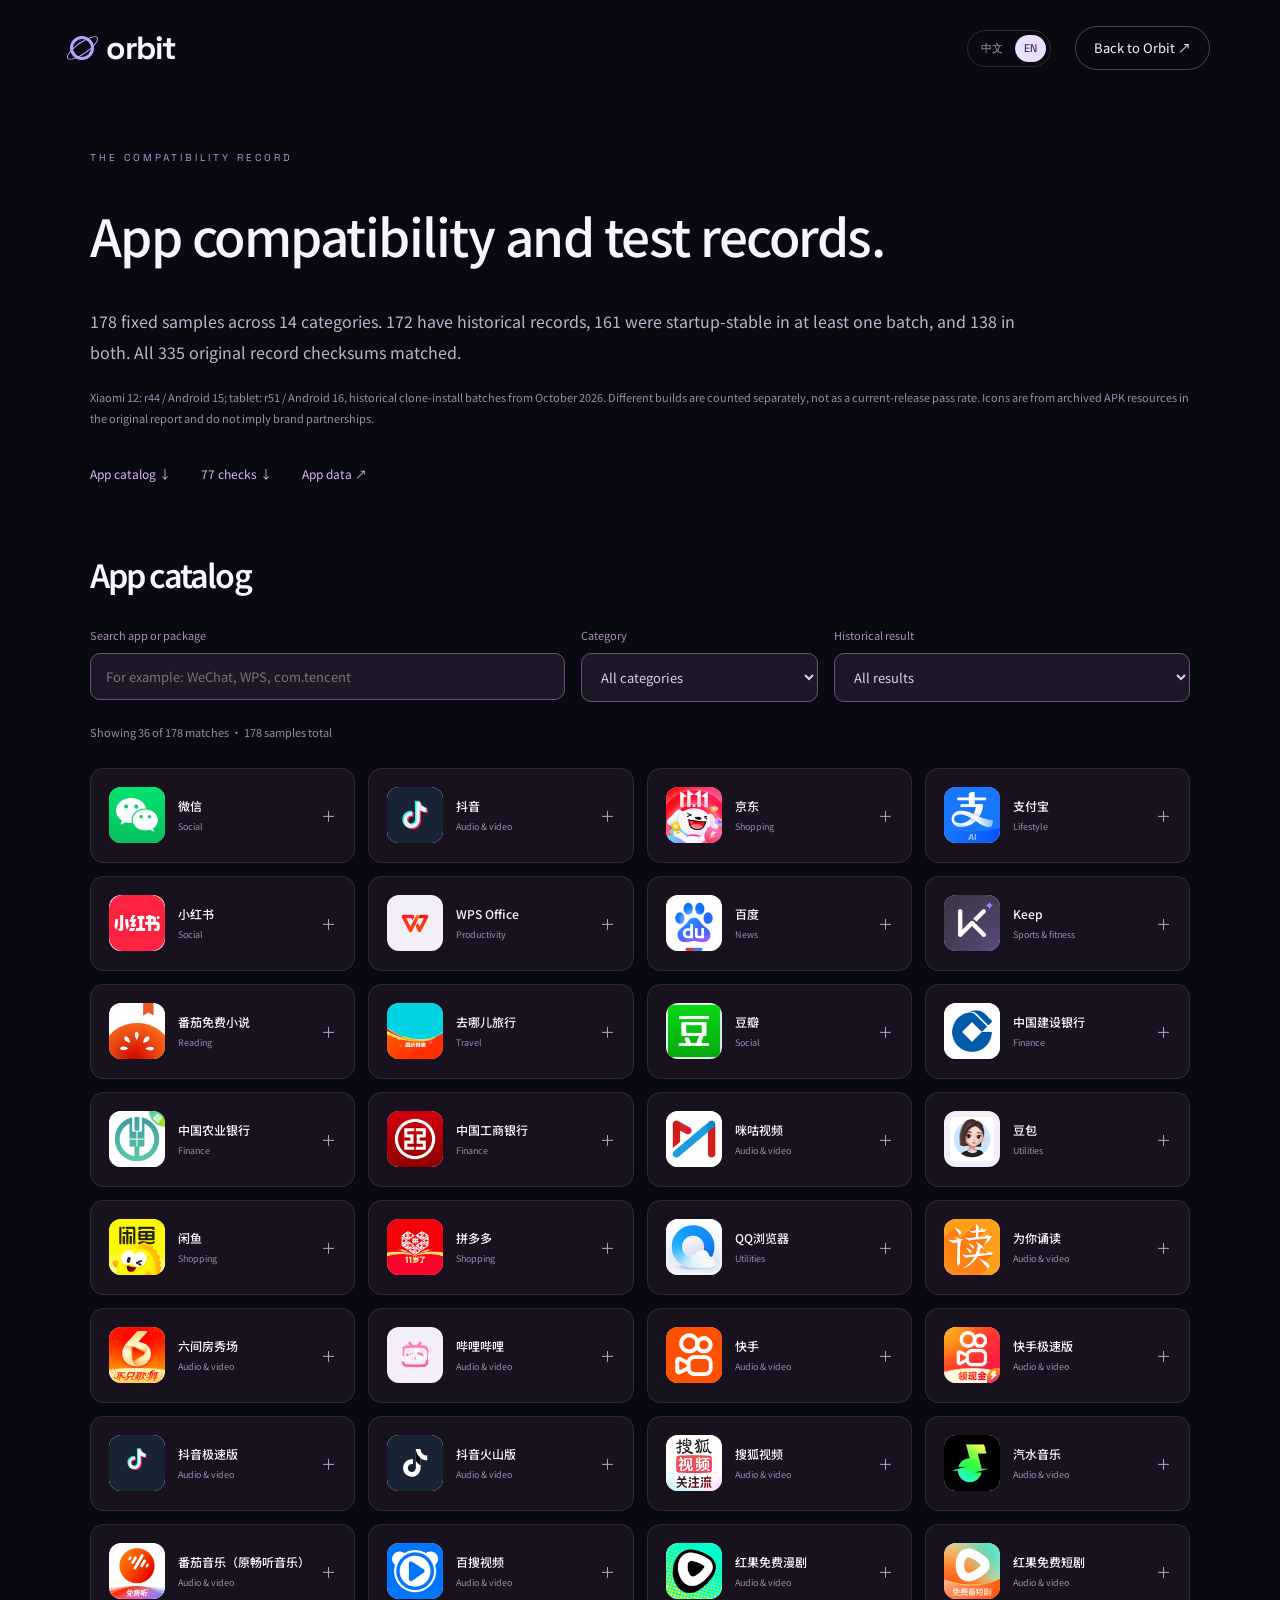
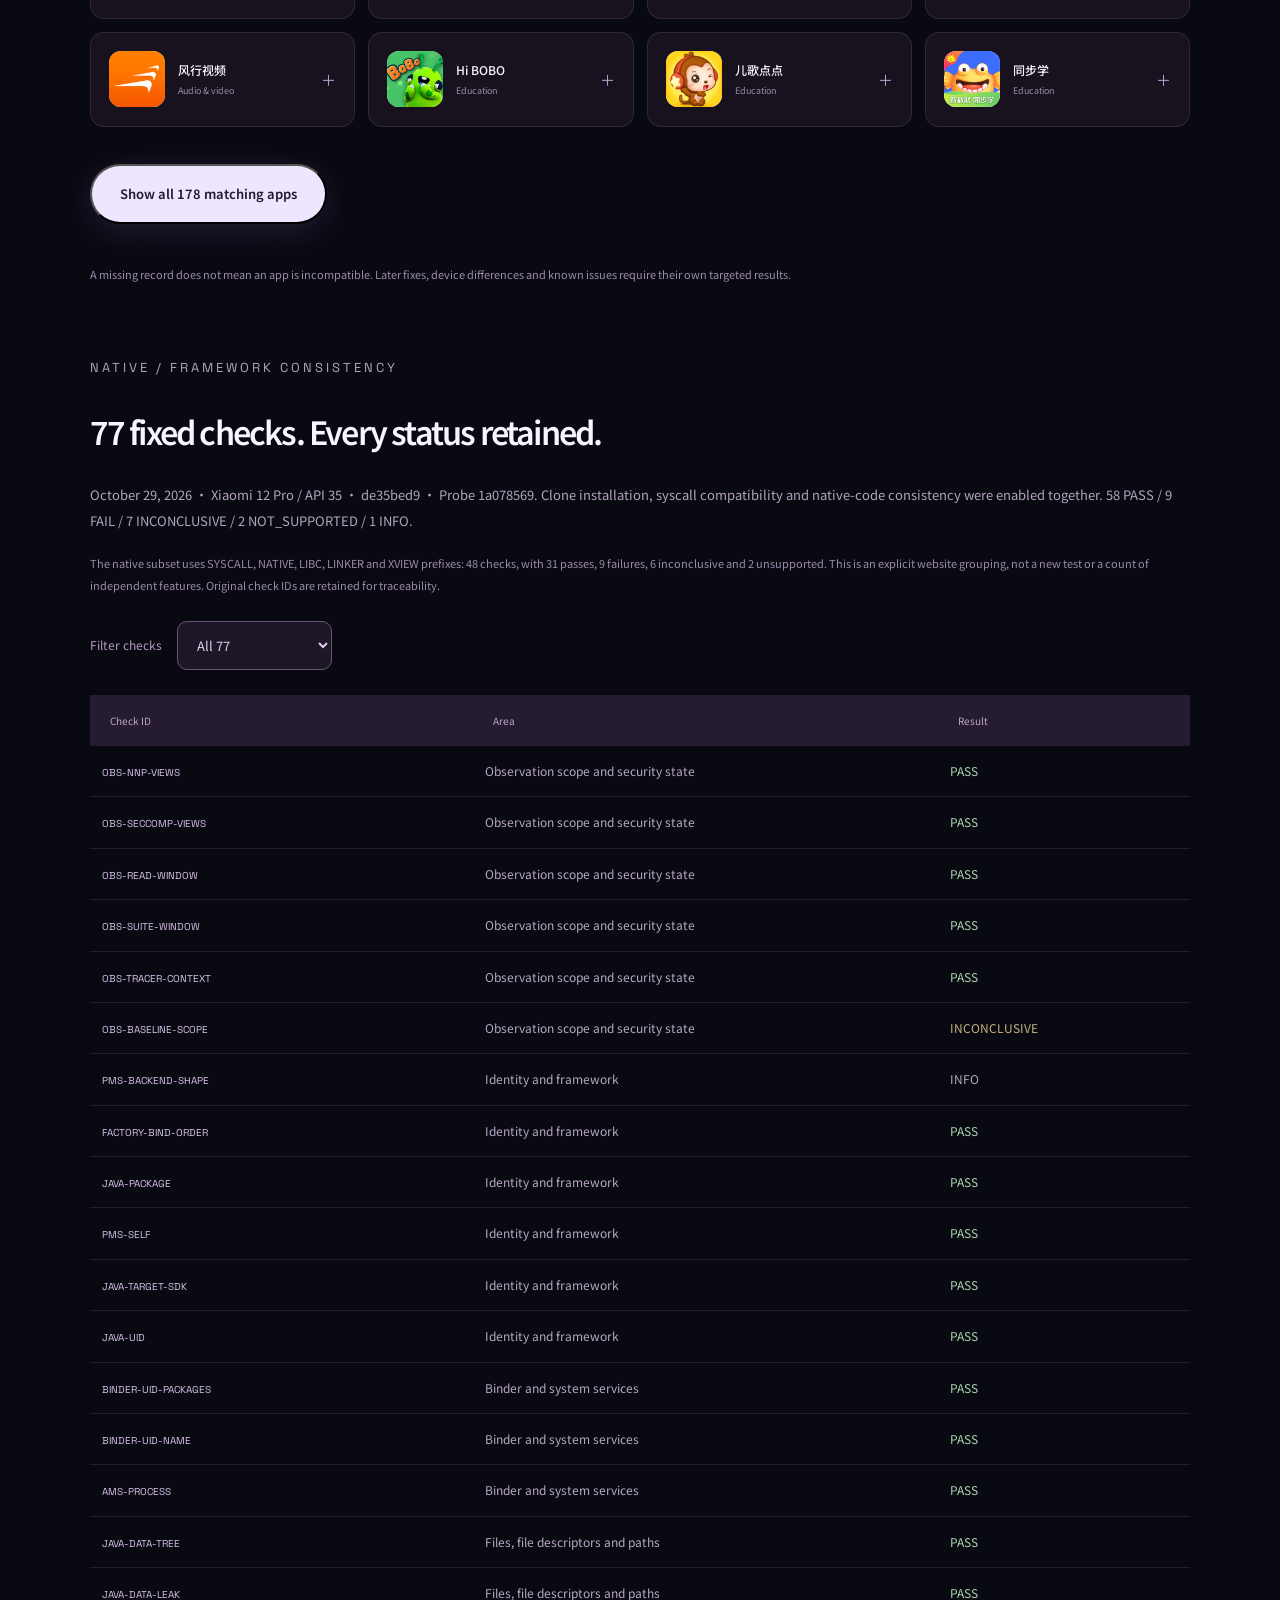
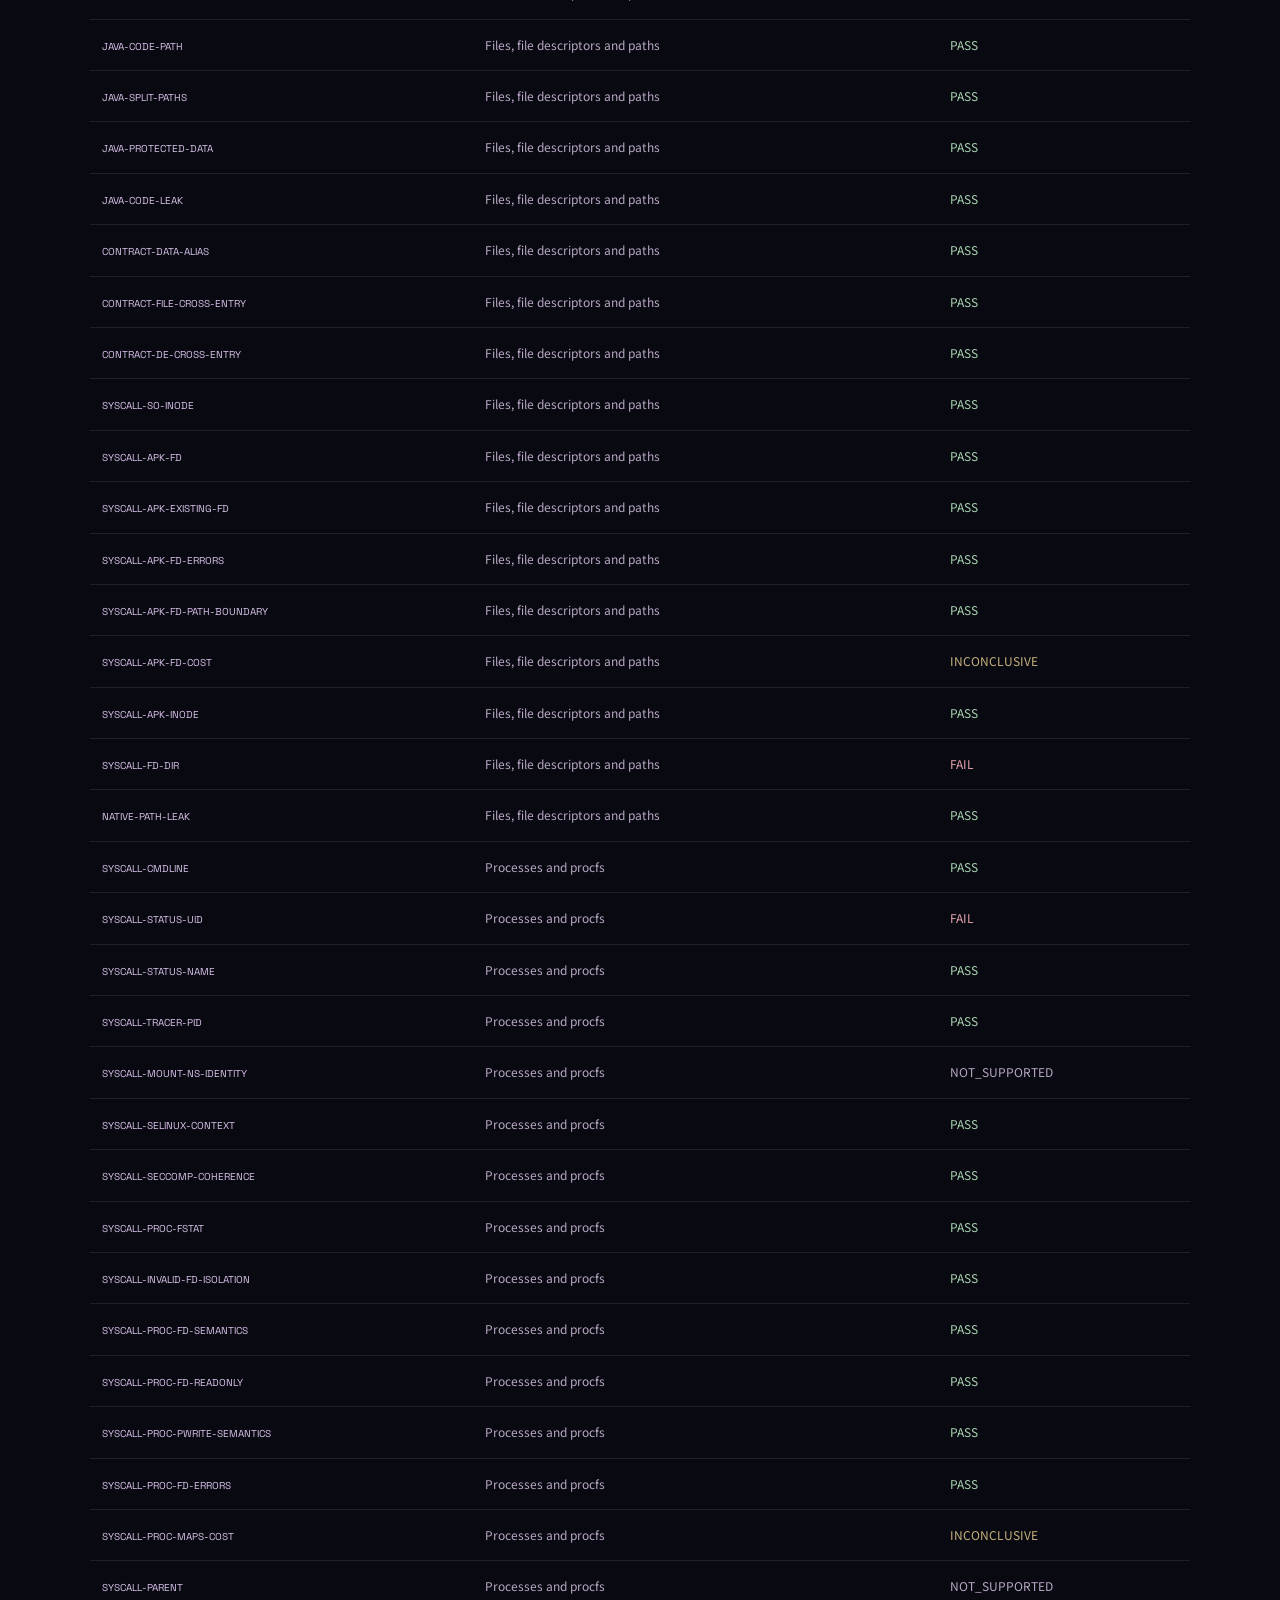
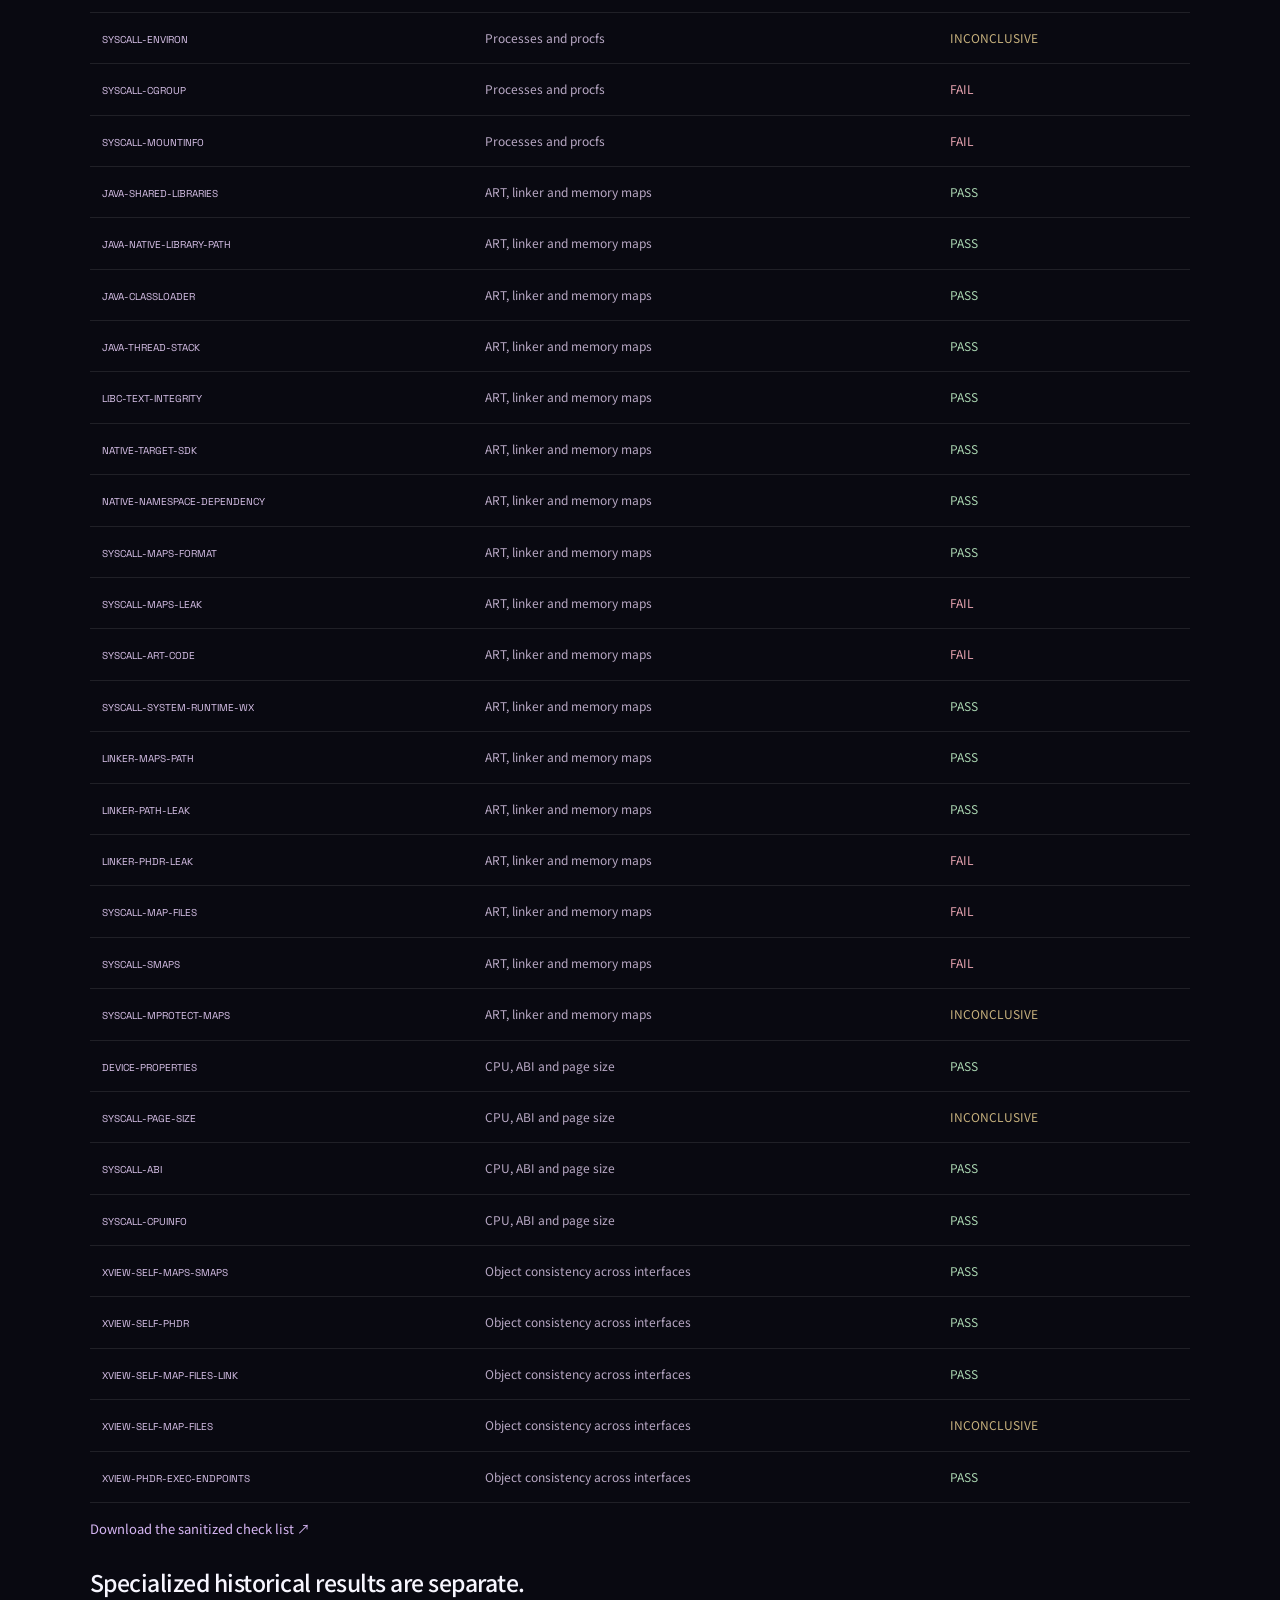
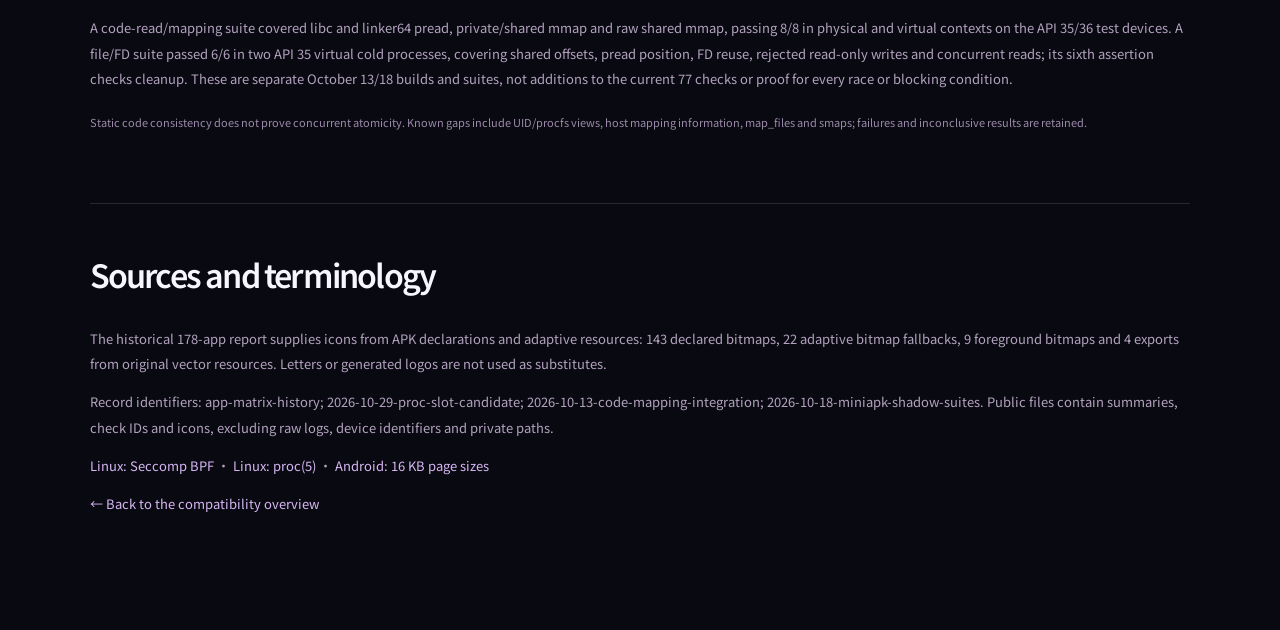
<file: compatibility.html>
<!doctype html><html lang="zh-CN"><head><meta charset="utf-8"><meta name="viewport" content="width=device-width,initial-scale=1"><script src="assets/locale.js?v=20261031-compat"></script><title>Orbit · 应用兼容目录与原生检测</title><meta name="description" content="178款应用历史测试目录，真实图标、分设备结果和77项一致性检查。"><link rel="icon" href="assets/favicon.svg"><link rel="stylesheet" href="assets/style.css?v=20261031-compat"><link rel="stylesheet" href="assets/refresh.css?v=20261031-compat"><link rel="stylesheet" href="assets/compatibility.css?v=20261031-compat"><script defer src="assets/compatibility.js?v=20261031-compat"></script></head><body><header><a class="brand" href="index.html"><span class="logo"></span>orbit</a><nav><div class="language-switch" aria-label="Language"><a href="compatibility.html?lang=zh" data-language="zh" aria-current="true">中文</a><a href="compatibility.en.html?lang=en" data-language="en">EN</a></div><a class="nav-contact" href="index.html#compatibility">返回官网 ↗</a></nav></header><main class="compat-report"><p class="eyebrow">THE COMPATIBILITY RECORD</p><h1>应用兼容目录与检测记录。</h1><p class="report-lead">178 款固定样本、14 个类别。172 款有历史记录，161 款至少在一个批次出现启动观察稳定；其中138款在两批均有稳定记录。335条记录的原文件校验值全部匹配。</p><p class="matrix-note">小米12：r44 / Android15；平板：r51 / Android16，2026年10月历史克隆安装批次。不同制品分别计数，不合并为最新包通过率。图标来自原报告的归档APK资源，不表示品牌合作。</p><div class="report-jumps"><a href="#app-catalog">应用目录 ↓</a><a href="#native-checklist">77项检测 ↓</a><a href="data/apps.json">下载应用数据 ↗</a></div><section id="app-catalog"><h2>应用目录</h2><div class="catalog-controls"><label>搜索应用或包名<input type="search" id="app-search" placeholder="例如：微信、WPS、com.tencent"></label><label>类别<select id="app-category"><option value="">全部类别</option><option value="体育运动">体育运动</option><option value="医疗健康">医疗健康</option><option value="图书阅读">图书阅读</option><option value="娱乐消遣">娱乐消遣</option><option value="学习教育">学习教育</option><option value="实用工具">实用工具</option><option value="居家生活">居家生活</option><option value="影音视听">影音视听</option><option value="效率办公">效率办公</option><option value="新闻资讯">新闻资讯</option><option value="旅行交通">旅行交通</option><option value="时尚购物">时尚购物</option><option value="聊天社交">聊天社交</option><option value="金融理财">金融理财</option></select></label><label>历史结果<select id="app-status"><option value="">全部结果</option><option value="stable">至少一批有稳定记录</option><option value="review">需复核／不稳定／不支持</option><option value="missing">两批均无记录</option></select></label></div><p id="catalog-count" role="status" class="matrix-note">178 款样本</p><div class="compat-app-grid"><details id="app-com.tencent.mm" class="compat-app" data-keywords="微信 com.tencent.mm WeChat 聊天社交 Social" data-category="聊天社交" data-bucket="review"><summary><img src="assets/icons/com.tencent.mm.png" width="56" height="56" loading="lazy" alt=""><span><strong>微信</strong><small>聊天社交</small></span><b>＋</b></summary><div class="app-record-detail"><code>com.tencent.mm</code><p><span>小米12 · r44</span><strong class="record-inconclusive">需复核</strong><small>v8.0.78</small></p><p><span>平板 · r51</span><strong class="record-no_record">未取得记录</strong><small>v8.0.78</small></p><p class="later-note">2026-10-13 后续专项：微信8.0.78在小米12/API35的修复候选进入登录/注册页；未登录。旧矩阵保持原值，不计入上方历史统计。</p><small>历史启动观察，不代表当前版本完整业务通过。</small></div></details><details id="app-com.ss.android.ugc.aweme" class="compat-app" data-keywords="抖音 com.ss.android.ugc.aweme Douyin 影音视听 Audio &amp; video" data-category="影音视听" data-bucket="stable"><summary><img src="assets/icons/com.ss.android.ugc.aweme.svg" width="56" height="56" loading="lazy" alt=""><span><strong>抖音</strong><small>影音视听</small></span><b>＋</b></summary><div class="app-record-detail"><code>com.ss.android.ugc.aweme</code><p><span>小米12 · r44</span><strong class="record-startup_window_stable">启动观察稳定</strong><small>v39.0.0</small></p><p><span>平板 · r51</span><strong class="record-no_record">未取得记录</strong><small>v39.0.0</small></p><small>历史启动观察，不代表当前版本完整业务通过。</small></div></details><details id="app-com.jingdong.app.mall" class="compat-app" data-keywords="京东 com.jingdong.app.mall JD 时尚购物 Shopping" data-category="时尚购物" data-bucket="stable"><summary><img src="assets/icons/com.jingdong.app.mall.png" width="56" height="56" loading="lazy" alt=""><span><strong>京东</strong><small>时尚购物</small></span><b>＋</b></summary><div class="app-record-detail"><code>com.jingdong.app.mall</code><p><span>小米12 · r44</span><strong class="record-startup_window_stable">启动观察稳定</strong><small>v16.0.50</small></p><p><span>平板 · r51</span><strong class="record-startup_window_stable">启动观察稳定</strong><small>v16.0.50</small></p><small>历史启动观察，不代表当前版本完整业务通过。</small></div></details><details id="app-com.eg.android.AlipayGphone" class="compat-app" data-keywords="支付宝 com.eg.android.AlipayGphone Alipay 居家生活 Lifestyle" data-category="居家生活" data-bucket="review"><summary><img src="assets/icons/com.eg.android.AlipayGphone.png" width="56" height="56" loading="lazy" alt=""><span><strong>支付宝</strong><small>居家生活</small></span><b>＋</b></summary><div class="app-record-detail"><code>com.eg.android.AlipayGphone</code><p><span>小米12 · r44</span><strong class="record-inconclusive">需复核</strong><small>v12.12.26.8100</small></p><p><span>平板 · r51</span><strong class="record-inconclusive">需复核</strong><small>v12.12.26.8100</small></p><p class="later-note">2026-10-13 后续专项：API36平板特定候选有启动页正例；登录、支付未验，不覆盖此处旧批次。</p><small>历史启动观察，不代表当前版本完整业务通过。</small></div></details><details id="app-com.xingin.xhs" class="compat-app" data-keywords="小红书 com.xingin.xhs Xiaohongshu 聊天社交 Social" data-category="聊天社交" data-bucket="missing"><summary><img src="assets/icons/com.xingin.xhs.png" width="56" height="56" loading="lazy" alt=""><span><strong>小红书</strong><small>聊天社交</small></span><b>＋</b></summary><div class="app-record-detail"><code>com.xingin.xhs</code><p><span>小米12 · r44</span><strong class="record-no_record">未取得记录</strong><small>v9.40.1</small></p><p><span>平板 · r51</span><strong class="record-no_record">未取得记录</strong><small>v9.40.1</small></p><small>历史启动观察，不代表当前版本完整业务通过。</small></div></details><details id="app-cn.wps.moffice_eng" class="compat-app" data-keywords="WPS Office cn.wps.moffice_eng WPS Office 效率办公 Productivity" data-category="效率办公" data-bucket="stable"><summary><img src="assets/icons/cn.wps.moffice_eng.png" width="56" height="56" loading="lazy" alt=""><span><strong>WPS Office</strong><small>效率办公</small></span><b>＋</b></summary><div class="app-record-detail"><code>cn.wps.moffice_eng</code><p><span>小米12 · r44</span><strong class="record-startup_window_stable">启动观察稳定</strong><small>v26.9.0</small></p><p><span>平板 · r51</span><strong class="record-no_record">未取得记录</strong><small>v26.9.0</small></p><small>历史启动观察，不代表当前版本完整业务通过。</small></div></details><details id="app-com.baidu.searchbox" class="compat-app" data-keywords="百度 com.baidu.searchbox Baidu 新闻资讯 News" data-category="新闻资讯" data-bucket="stable"><summary><img src="assets/icons/com.baidu.searchbox.png" width="56" height="56" loading="lazy" alt=""><span><strong>百度</strong><small>新闻资讯</small></span><b>＋</b></summary><div class="app-record-detail"><code>com.baidu.searchbox</code><p><span>小米12 · r44</span><strong class="record-inconclusive">需复核</strong><small>v15.76.0.10</small></p><p><span>平板 · r51</span><strong class="record-startup_window_stable">启动观察稳定</strong><small>v15.76.0.10</small></p><small>历史启动观察，不代表当前版本完整业务通过。</small></div></details><details id="app-com.gotokeep.keep" class="compat-app" data-keywords="Keep com.gotokeep.keep  体育运动 Sports &amp; fitness" data-category="体育运动" data-bucket="stable"><summary><img src="assets/icons/com.gotokeep.keep.png" width="56" height="56" loading="lazy" alt=""><span><strong>Keep</strong><small>体育运动</small></span><b>＋</b></summary><div class="app-record-detail"><code>com.gotokeep.keep</code><p><span>小米12 · r44</span><strong class="record-startup_window_stable">启动观察稳定</strong><small>v9.1.50</small></p><p><span>平板 · r51</span><strong class="record-startup_window_stable">启动观察稳定</strong><small>v9.1.50</small></p><small>历史启动观察，不代表当前版本完整业务通过。</small></div></details><details id="app-com.dragon.read" class="compat-app" data-keywords="番茄免费小说 com.dragon.read  图书阅读 Reading" data-category="图书阅读" data-bucket="stable"><summary><img src="assets/icons/com.dragon.read.png" width="56" height="56" loading="lazy" alt=""><span><strong>番茄免费小说</strong><small>图书阅读</small></span><b>＋</b></summary><div class="app-record-detail"><code>com.dragon.read</code><p><span>小米12 · r44</span><strong class="record-startup_window_stable">启动观察稳定</strong><small>v7.3.9.32</small></p><p><span>平板 · r51</span><strong class="record-startup_window_stable">启动观察稳定</strong><small>v7.3.9.32</small></p><small>历史启动观察，不代表当前版本完整业务通过。</small></div></details><details id="app-com.Qunar" class="compat-app" data-keywords="去哪儿旅行 com.Qunar Qunar 旅行交通 Travel" data-category="旅行交通" data-bucket="stable"><summary><img src="assets/icons/com.Qunar.png" width="56" height="56" loading="lazy" alt=""><span><strong>去哪儿旅行</strong><small>旅行交通</small></span><b>＋</b></summary><div class="app-record-detail"><code>com.Qunar</code><p><span>小米12 · r44</span><strong class="record-startup_window_stable">启动观察稳定</strong><small>v10.4.23</small></p><p><span>平板 · r51</span><strong class="record-startup_window_stable">启动观察稳定</strong><small>v10.4.23</small></p><small>历史启动观察，不代表当前版本完整业务通过。</small></div></details><details id="app-com.douban.frodo" class="compat-app" data-keywords="豆瓣 com.douban.frodo  聊天社交 Social" data-category="聊天社交" data-bucket="stable"><summary><img src="assets/icons/com.douban.frodo.png" width="56" height="56" loading="lazy" alt=""><span><strong>豆瓣</strong><small>聊天社交</small></span><b>＋</b></summary><div class="app-record-detail"><code>com.douban.frodo</code><p><span>小米12 · r44</span><strong class="record-inconclusive">需复核</strong><small>v7.134.0</small></p><p><span>平板 · r51</span><strong class="record-startup_window_stable">启动观察稳定</strong><small>v7.134.0</small></p><small>历史启动观察，不代表当前版本完整业务通过。</small></div></details><details id="app-com.chinamworld.main" class="compat-app" data-keywords="中国建设银行 com.chinamworld.main China Construction Bank 金融理财 Finance" data-category="金融理财" data-bucket="stable"><summary><img src="assets/icons/com.chinamworld.main.png" width="56" height="56" loading="lazy" alt=""><span><strong>中国建设银行</strong><small>金融理财</small></span><b>＋</b></summary><div class="app-record-detail"><code>com.chinamworld.main</code><p><span>小米12 · r44</span><strong class="record-startup_window_stable">启动观察稳定</strong><small>v9.7.0</small></p><p><span>平板 · r51</span><strong class="record-startup_window_stable">启动观察稳定</strong><small>v9.7.0</small></p><small>历史启动观察，不代表当前版本完整业务通过。</small></div></details><details id="app-com.android.bankabc" class="compat-app" data-keywords="中国农业银行 com.android.bankabc Agricultural Bank of China 金融理财 Finance" data-category="金融理财" data-bucket="stable"><summary><img src="assets/icons/com.android.bankabc.png" width="56" height="56" loading="lazy" alt=""><span><strong>中国农业银行</strong><small>金融理财</small></span><b>＋</b></summary><div class="app-record-detail"><code>com.android.bankabc</code><p><span>小米12 · r44</span><strong class="record-no_record">未取得记录</strong><small>v11.2.0</small></p><p><span>平板 · r51</span><strong class="record-startup_window_stable">启动观察稳定</strong><small>v11.2.0</small></p><small>历史启动观察，不代表当前版本完整业务通过。</small></div></details><details id="app-com.icbc" class="compat-app" data-keywords="中国工商银行 com.icbc ICBC 金融理财 Finance" data-category="金融理财" data-bucket="review"><summary><img src="assets/icons/com.icbc.png" width="56" height="56" loading="lazy" alt=""><span><strong>中国工商银行</strong><small>金融理财</small></span><b>＋</b></summary><div class="app-record-detail"><code>com.icbc</code><p><span>小米12 · r44</span><strong class="record-inconclusive">需复核</strong><small>v11.1.0.8.0</small></p><p><span>平板 · r51</span><strong class="record-inconclusive">需复核</strong><small>v11.1.0.8.0</small></p><p class="later-note">2026-10-15 后续专项：11.1.0.8.0在小米12/d384按推荐原生一致性策略进入协议页；不是银行业务通过。</p><small>历史启动观察，不代表当前版本完整业务通过。</small></div></details><details id="app-com.cmcc.cmvideo" class="compat-app" data-keywords="咪咕视频 com.cmcc.cmvideo  影音视听 Audio &amp; video" data-category="影音视听" data-bucket="stable"><summary><img src="assets/icons/com.cmcc.cmvideo.png" width="56" height="56" loading="lazy" alt=""><span><strong>咪咕视频</strong><small>影音视听</small></span><b>＋</b></summary><div class="app-record-detail"><code>com.cmcc.cmvideo</code><p><span>小米12 · r44</span><strong class="record-startup_window_stable">启动观察稳定</strong><small>v6.7.5</small></p><p><span>平板 · r51</span><strong class="record-startup_window_stable">启动观察稳定</strong><small>v6.7.5</small></p><small>历史启动观察，不代表当前版本完整业务通过。</small></div></details><details id="app-com.larus.nova" class="compat-app" data-keywords="豆包 com.larus.nova Doubao 实用工具 Utilities" data-category="实用工具" data-bucket="missing"><summary><img src="assets/icons/com.larus.nova.png" width="56" height="56" loading="lazy" alt=""><span><strong>豆包</strong><small>实用工具</small></span><b>＋</b></summary><div class="app-record-detail"><code>com.larus.nova</code><p><span>小米12 · r44</span><strong class="record-no_record">未取得记录</strong><small>v14.0.0</small></p><p><span>平板 · r51</span><strong class="record-no_record">未取得记录</strong><small>v14.0.0</small></p><small>历史启动观察，不代表当前版本完整业务通过。</small></div></details><details id="app-com.taobao.idlefish" class="compat-app" data-keywords="闲鱼 com.taobao.idlefish  时尚购物 Shopping" data-category="时尚购物" data-bucket="stable"><summary><img src="assets/icons/com.taobao.idlefish.png" width="56" height="56" loading="lazy" alt=""><span><strong>闲鱼</strong><small>时尚购物</small></span><b>＋</b></summary><div class="app-record-detail"><code>com.taobao.idlefish</code><p><span>小米12 · r44</span><strong class="record-startup_window_stable">启动观察稳定</strong><small>v7.28.40</small></p><p><span>平板 · r51</span><strong class="record-startup_window_stable">启动观察稳定</strong><small>v7.28.40</small></p><small>历史启动观察，不代表当前版本完整业务通过。</small></div></details><details id="app-com.xunmeng.pinduoduo" class="compat-app" data-keywords="拼多多 com.xunmeng.pinduoduo Pinduoduo 时尚购物 Shopping" data-category="时尚购物" data-bucket="stable"><summary><img src="assets/icons/com.xunmeng.pinduoduo.png" width="56" height="56" loading="lazy" alt=""><span><strong>拼多多</strong><small>时尚购物</small></span><b>＋</b></summary><div class="app-record-detail"><code>com.xunmeng.pinduoduo</code><p><span>小米12 · r44</span><strong class="record-startup_window_stable">启动观察稳定</strong><small>v8.26.0</small></p><p><span>平板 · r51</span><strong class="record-startup_window_stable">启动观察稳定</strong><small>v8.26.0</small></p><small>历史启动观察，不代表当前版本完整业务通过。</small></div></details><details id="app-com.tencent.mtt" class="compat-app" data-keywords="QQ浏览器 com.tencent.mtt QQ Browser 实用工具 Utilities" data-category="实用工具" data-bucket="review"><summary><img src="assets/icons/com.tencent.mtt.png" width="56" height="56" loading="lazy" alt=""><span><strong>QQ浏览器</strong><small>实用工具</small></span><b>＋</b></summary><div class="app-record-detail"><code>com.tencent.mtt</code><p><span>小米12 · r44</span><strong class="record-not_supported">该样本不支持</strong><small>v9.6.1.5215</small></p><p><span>平板 · r51</span><strong class="record-not_supported">该样本不支持</strong><small>v9.6.1.5215</small></p><small>历史启动观察，不代表当前版本完整业务通过。</small></div></details><details id="app-com.ss.readpoem" class="compat-app" data-keywords="为你诵读 com.ss.readpoem  影音视听 Audio &amp; video" data-category="影音视听" data-bucket="stable"><summary><img src="assets/icons/com.ss.readpoem.png" width="56" height="56" loading="lazy" alt=""><span><strong>为你诵读</strong><small>影音视听</small></span><b>＋</b></summary><div class="app-record-detail"><code>com.ss.readpoem</code><p><span>小米12 · r44</span><strong class="record-startup_window_stable">启动观察稳定</strong><small>v6.1.56</small></p><p><span>平板 · r51</span><strong class="record-startup_window_stable">启动观察稳定</strong><small>v6.1.56</small></p><small>历史启动观察，不代表当前版本完整业务通过。</small></div></details><details id="app-com.tencent.tmgp.sixrooms" class="compat-app" data-keywords="六间房秀场 com.tencent.tmgp.sixrooms  影音视听 Audio &amp; video" data-category="影音视听" data-bucket="stable"><summary><img src="assets/icons/com.tencent.tmgp.sixrooms.png" width="56" height="56" loading="lazy" alt=""><span><strong>六间房秀场</strong><small>影音视听</small></span><b>＋</b></summary><div class="app-record-detail"><code>com.tencent.tmgp.sixrooms</code><p><span>小米12 · r44</span><strong class="record-startup_window_stable">启动观察稳定</strong><small>v10.3.4.1</small></p><p><span>平板 · r51</span><strong class="record-startup_window_stable">启动观察稳定</strong><small>v10.3.4.1</small></p><small>历史启动观察，不代表当前版本完整业务通过。</small></div></details><details id="app-tv.danmaku.bili" class="compat-app" data-keywords="哔哩哔哩 tv.danmaku.bili Bilibili 影音视听 Audio &amp; video" data-category="影音视听" data-bucket="stable"><summary><img src="assets/icons/tv.danmaku.bili.png" width="56" height="56" loading="lazy" alt=""><span><strong>哔哩哔哩</strong><small>影音视听</small></span><b>＋</b></summary><div class="app-record-detail"><code>tv.danmaku.bili</code><p><span>小米12 · r44</span><strong class="record-startup_window_stable">启动观察稳定</strong><small>v9.13.0</small></p><p><span>平板 · r51</span><strong class="record-startup_window_stable">启动观察稳定</strong><small>v9.13.0</small></p><small>历史启动观察，不代表当前版本完整业务通过。</small></div></details><details id="app-com.smile.gifmaker" class="compat-app" data-keywords="快手 com.smile.gifmaker Kuaishou 影音视听 Audio &amp; video" data-category="影音视听" data-bucket="stable"><summary><img src="assets/icons/com.smile.gifmaker.png" width="56" height="56" loading="lazy" alt=""><span><strong>快手</strong><small>影音视听</small></span><b>＋</b></summary><div class="app-record-detail"><code>com.smile.gifmaker</code><p><span>小米12 · r44</span><strong class="record-startup_window_stable">启动观察稳定</strong><small>v14.8.30.50423</small></p><p><span>平板 · r51</span><strong class="record-inconclusive">需复核</strong><small>v14.8.30.50423</small></p><small>历史启动观察，不代表当前版本完整业务通过。</small></div></details><details id="app-com.kuaishou.nebula" class="compat-app" data-keywords="快手极速版 com.kuaishou.nebula Kuaishou Lite 影音视听 Audio &amp; video" data-category="影音视听" data-bucket="stable"><summary><img src="assets/icons/com.kuaishou.nebula.png" width="56" height="56" loading="lazy" alt=""><span><strong>快手极速版</strong><small>影音视听</small></span><b>＋</b></summary><div class="app-record-detail"><code>com.kuaishou.nebula</code><p><span>小米12 · r44</span><strong class="record-startup_window_stable">启动观察稳定</strong><small>v14.8.20.11879</small></p><p><span>平板 · r51</span><strong class="record-startup_window_stable">启动观察稳定</strong><small>v14.8.20.11879</small></p><small>历史启动观察，不代表当前版本完整业务通过。</small></div></details><details id="app-com.ss.android.ugc.aweme.lite" class="compat-app" data-keywords="抖音极速版 com.ss.android.ugc.aweme.lite Douyin Lite 影音视听 Audio &amp; video" data-category="影音视听" data-bucket="stable"><summary><img src="assets/icons/com.ss.android.ugc.aweme.lite.svg" width="56" height="56" loading="lazy" alt=""><span><strong>抖音极速版</strong><small>影音视听</small></span><b>＋</b></summary><div class="app-record-detail"><code>com.ss.android.ugc.aweme.lite</code><p><span>小米12 · r44</span><strong class="record-startup_window_stable">启动观察稳定</strong><small>v40.6.0</small></p><p><span>平板 · r51</span><strong class="record-startup_window_stable">启动观察稳定</strong><small>v40.6.0</small></p><small>历史启动观察，不代表当前版本完整业务通过。</small></div></details><details id="app-com.ss.android.ugc.live" class="compat-app" data-keywords="抖音火山版 com.ss.android.ugc.live  影音视听 Audio &amp; video" data-category="影音视听" data-bucket="stable"><summary><img src="assets/icons/com.ss.android.ugc.live.svg" width="56" height="56" loading="lazy" alt=""><span><strong>抖音火山版</strong><small>影音视听</small></span><b>＋</b></summary><div class="app-record-detail"><code>com.ss.android.ugc.live</code><p><span>小米12 · r44</span><strong class="record-startup_window_stable">启动观察稳定</strong><small>v40.5.0</small></p><p><span>平板 · r51</span><strong class="record-startup_window_stable">启动观察稳定</strong><small>v40.5.0</small></p><small>历史启动观察，不代表当前版本完整业务通过。</small></div></details><details id="app-com.sohu.sohuvideo" class="compat-app" data-keywords="搜狐视频 com.sohu.sohuvideo  影音视听 Audio &amp; video" data-category="影音视听" data-bucket="review"><summary><img src="assets/icons/com.sohu.sohuvideo.png" width="56" height="56" loading="lazy" alt=""><span><strong>搜狐视频</strong><small>影音视听</small></span><b>＋</b></summary><div class="app-record-detail"><code>com.sohu.sohuvideo</code><p><span>小米12 · r44</span><strong class="record-inconclusive">需复核</strong><small>v10.2.71</small></p><p><span>平板 · r51</span><strong class="record-inconclusive">需复核</strong><small>v10.2.71</small></p><small>历史启动观察，不代表当前版本完整业务通过。</small></div></details><details id="app-com.luna.music" class="compat-app" data-keywords="汽水音乐 com.luna.music  影音视听 Audio &amp; video" data-category="影音视听" data-bucket="stable"><summary><img src="assets/icons/com.luna.music.png" width="56" height="56" loading="lazy" alt=""><span><strong>汽水音乐</strong><small>影音视听</small></span><b>＋</b></summary><div class="app-record-detail"><code>com.luna.music</code><p><span>小米12 · r44</span><strong class="record-startup_window_stable">启动观察稳定</strong><small>v21.1.0</small></p><p><span>平板 · r51</span><strong class="record-startup_window_stable">启动观察稳定</strong><small>v21.1.0</small></p><small>历史启动观察，不代表当前版本完整业务通过。</small></div></details><details id="app-com.xs.fm.lite" class="compat-app" data-keywords="番茄音乐（原畅听音乐） com.xs.fm.lite  影音视听 Audio &amp; video" data-category="影音视听" data-bucket="stable"><summary><img src="assets/icons/com.xs.fm.lite.png" width="56" height="56" loading="lazy" alt=""><span><strong>番茄音乐（原畅听音乐）</strong><small>影音视听</small></span><b>＋</b></summary><div class="app-record-detail"><code>com.xs.fm.lite</code><p><span>小米12 · r44</span><strong class="record-startup_window_stable">启动观察稳定</strong><small>v6.7.1.32</small></p><p><span>平板 · r51</span><strong class="record-startup_window_stable">启动观察稳定</strong><small>v6.7.1.32</small></p><small>历史启动观察，不代表当前版本完整业务通过。</small></div></details><details id="app-com.baidu.video" class="compat-app" data-keywords="百搜视频 com.baidu.video  影音视听 Audio &amp; video" data-category="影音视听" data-bucket="stable"><summary><img src="assets/icons/com.baidu.video.png" width="56" height="56" loading="lazy" alt=""><span><strong>百搜视频</strong><small>影音视听</small></span><b>＋</b></summary><div class="app-record-detail"><code>com.baidu.video</code><p><span>小米12 · r44</span><strong class="record-startup_window_stable">启动观察稳定</strong><small>v8.15.27</small></p><p><span>平板 · r51</span><strong class="record-startup_window_stable">启动观察稳定</strong><small>v8.15.27</small></p><small>历史启动观察，不代表当前版本完整业务通过。</small></div></details><details id="app-com.kylin.read" class="compat-app" data-keywords="红果免费漫剧 com.kylin.read  影音视听 Audio &amp; video" data-category="影音视听" data-bucket="stable"><summary><img src="assets/icons/com.kylin.read.png" width="56" height="56" loading="lazy" alt=""><span><strong>红果免费漫剧</strong><small>影音视听</small></span><b>＋</b></summary><div class="app-record-detail"><code>com.kylin.read</code><p><span>小米12 · r44</span><strong class="record-startup_window_stable">启动观察稳定</strong><small>v7.3.7.32</small></p><p><span>平板 · r51</span><strong class="record-startup_window_stable">启动观察稳定</strong><small>v7.3.7.32</small></p><small>历史启动观察，不代表当前版本完整业务通过。</small></div></details><details id="app-com.phoenix.read" class="compat-app" data-keywords="红果免费短剧 com.phoenix.read Hongguo 影音视听 Audio &amp; video" data-category="影音视听" data-bucket="stable"><summary><img src="assets/icons/com.phoenix.read.png" width="56" height="56" loading="lazy" alt=""><span><strong>红果免费短剧</strong><small>影音视听</small></span><b>＋</b></summary><div class="app-record-detail"><code>com.phoenix.read</code><p><span>小米12 · r44</span><strong class="record-startup_window_stable">启动观察稳定</strong><small>v7.2.9.32</small></p><p><span>平板 · r51</span><strong class="record-startup_window_stable">启动观察稳定</strong><small>v7.2.9.32</small></p><small>历史启动观察，不代表当前版本完整业务通过。</small></div></details><details id="app-com.funshion.video.mobile" class="compat-app" data-keywords="风行视频 com.funshion.video.mobile  影音视听 Audio &amp; video" data-category="影音视听" data-bucket="stable"><summary><img src="assets/icons/com.funshion.video.mobile.png" width="56" height="56" loading="lazy" alt=""><span><strong>风行视频</strong><small>影音视听</small></span><b>＋</b></summary><div class="app-record-detail"><code>com.funshion.video.mobile</code><p><span>小米12 · r44</span><strong class="record-startup_window_stable">启动观察稳定</strong><small>v4.7.3.12</small></p><p><span>平板 · r51</span><strong class="record-startup_window_stable">启动观察稳定</strong><small>v4.7.3.12</small></p><small>历史启动观察，不代表当前版本完整业务通过。</small></div></details><details id="app-com.kidsplus.bobo" class="compat-app" data-keywords="Hi BOBO com.kidsplus.bobo  学习教育 Education" data-category="学习教育" data-bucket="stable"><summary><img src="assets/icons/com.kidsplus.bobo.png" width="56" height="56" loading="lazy" alt=""><span><strong>Hi BOBO</strong><small>学习教育</small></span><b>＋</b></summary><div class="app-record-detail"><code>com.kidsplus.bobo</code><p><span>小米12 · r44</span><strong class="record-startup_window_stable">启动观察稳定</strong><small>v4.0.7</small></p><p><span>平板 · r51</span><strong class="record-startup_window_stable">启动观察稳定</strong><small>v4.0.7</small></p><small>历史启动观察，不代表当前版本完整业务通过。</small></div></details><details id="app-com.mampod.ergedd" class="compat-app" data-keywords="儿歌点点 com.mampod.ergedd  学习教育 Education" data-category="学习教育" data-bucket="stable"><summary><img src="assets/icons/com.mampod.ergedd.png" width="56" height="56" loading="lazy" alt=""><span><strong>儿歌点点</strong><small>学习教育</small></span><b>＋</b></summary><div class="app-record-detail"><code>com.mampod.ergedd</code><p><span>小米12 · r44</span><strong class="record-startup_window_stable">启动观察稳定</strong><small>v4.9.0</small></p><p><span>平板 · r51</span><strong class="record-startup_window_stable">启动观察稳定</strong><small>v4.9.0</small></p><small>历史启动观察，不代表当前版本完整业务通过。</small></div></details><details id="app-com.rj.syslearning" class="compat-app" data-keywords="同步学 com.rj.syslearning  学习教育 Education" data-category="学习教育" data-bucket="stable"><summary><img src="assets/icons/com.rj.syslearning.png" width="56" height="56" loading="lazy" alt=""><span><strong>同步学</strong><small>学习教育</small></span><b>＋</b></summary><div class="app-record-detail"><code>com.rj.syslearning</code><p><span>小米12 · r44</span><strong class="record-startup_window_stable">启动观察稳定</strong><small>v7.3.7</small></p><p><span>平板 · r51</span><strong class="record-startup_window_stable">启动观察稳定</strong><small>v7.3.7</small></p><small>历史启动观察，不代表当前版本完整业务通过。</small></div></details><details id="app-com.sinyee.babybus.world" class="compat-app" data-keywords="宝宝巴士世界 com.sinyee.babybus.world  学习教育 Education" data-category="学习教育" data-bucket="review"><summary><img src="assets/icons/com.sinyee.babybus.world.png" width="56" height="56" loading="lazy" alt=""><span><strong>宝宝巴士世界</strong><small>学习教育</small></span><b>＋</b></summary><div class="app-record-detail"><code>com.sinyee.babybus.world</code><p><span>小米12 · r44</span><strong class="record-inconclusive">需复核</strong><small>v10.00.80.77</small></p><p><span>平板 · r51</span><strong class="record-no_record">未取得记录</strong><small>v10.00.80.77</small></p><small>历史启动观察，不代表当前版本完整业务通过。</small></div></details><details id="app-com.xiaobanlong.main" class="compat-app" data-keywords="小伴龙 com.xiaobanlong.main  学习教育 Education" data-category="学习教育" data-bucket="stable"><summary><img src="assets/icons/com.xiaobanlong.main.png" width="56" height="56" loading="lazy" alt=""><span><strong>小伴龙</strong><small>学习教育</small></span><b>＋</b></summary><div class="app-record-detail"><code>com.xiaobanlong.main</code><p><span>小米12 · r44</span><strong class="record-startup_window_stable">启动观察稳定</strong><small>v10.5.3</small></p><p><span>平板 · r51</span><strong class="record-startup_window_stable">启动观察稳定</strong><small>v10.5.3</small></p><small>历史启动观察，不代表当前版本完整业务通过。</small></div></details><details id="app-com.fenbi.android.leo" class="compat-app" data-keywords="小猿AI com.fenbi.android.leo  学习教育 Education" data-category="学习教育" data-bucket="stable"><summary><img src="assets/icons/com.fenbi.android.leo.png" width="56" height="56" loading="lazy" alt=""><span><strong>小猿AI</strong><small>学习教育</small></span><b>＋</b></summary><div class="app-record-detail"><code>com.fenbi.android.leo</code><p><span>小米12 · r44</span><strong class="record-startup_window_stable">启动观察稳定</strong><small>v3.142.2</small></p><p><span>平板 · r51</span><strong class="record-startup_window_stable">启动观察稳定</strong><small>v3.142.2</small></p><small>历史启动观察，不代表当前版本完整业务通过。</small></div></details><details id="app-com.guliguli.youxiao" class="compat-app" data-keywords="幼升小全课程 com.guliguli.youxiao  学习教育 Education" data-category="学习教育" data-bucket="stable"><summary><img src="assets/icons/com.guliguli.youxiao.png" width="56" height="56" loading="lazy" alt=""><span><strong>幼升小全课程</strong><small>学习教育</small></span><b>＋</b></summary><div class="app-record-detail"><code>com.guliguli.youxiao</code><p><span>小米12 · r44</span><strong class="record-startup_window_stable">启动观察稳定</strong><small>v2.6.7</small></p><p><span>平板 · r51</span><strong class="record-startup_window_stable">启动观察稳定</strong><small>v2.6.7</small></p><small>历史启动观察，不代表当前版本完整业务通过。</small></div></details><details id="app-air.com.gongfubb.wksz" class="compat-app" data-keywords="悟空识字 air.com.gongfubb.wksz  学习教育 Education" data-category="学习教育" data-bucket="review"><summary><img src="assets/icons/air.com.gongfubb.wksz.png" width="56" height="56" loading="lazy" alt=""><span><strong>悟空识字</strong><small>学习教育</small></span><b>＋</b></summary><div class="app-record-detail"><code>air.com.gongfubb.wksz</code><p><span>小米12 · r44</span><strong class="record-inconclusive">需复核</strong><small>v3.16.70</small></p><p><span>平板 · r51</span><strong class="record-no_record">未取得记录</strong><small>v3.16.70</small></p><small>历史启动观察，不代表当前版本完整业务通过。</small></div></details><details id="app-com.towords" class="compat-app" data-keywords="拓词 com.towords  学习教育 Education" data-category="学习教育" data-bucket="stable"><summary><img src="assets/icons/com.towords.png" width="56" height="56" loading="lazy" alt=""><span><strong>拓词</strong><small>学习教育</small></span><b>＋</b></summary><div class="app-record-detail"><code>com.towords</code><p><span>小米12 · r44</span><strong class="record-observed_unstable">观察到不稳定</strong><small>v15.80</small></p><p><span>平板 · r51</span><strong class="record-startup_window_stable">启动观察稳定</strong><small>v15.80</small></p><small>历史启动观察，不代表当前版本完整业务通过。</small></div></details><details id="app-com.sieredu.freetiku" class="compat-app" data-keywords="斯尔题库 com.sieredu.freetiku  学习教育 Education" data-category="学习教育" data-bucket="stable"><summary><img src="assets/icons/com.sieredu.freetiku.png" width="56" height="56" loading="lazy" alt=""><span><strong>斯尔题库</strong><small>学习教育</small></span><b>＋</b></summary><div class="app-record-detail"><code>com.sieredu.freetiku</code><p><span>小米12 · r44</span><strong class="record-inconclusive">需复核</strong><small>v1.13.0</small></p><p><span>平板 · r51</span><strong class="record-startup_window_stable">启动观察稳定</strong><small>v1.13.0</small></p><small>历史启动观察，不代表当前版本完整业务通过。</small></div></details><details id="app-com.putao.KidReading.bookbook" class="compat-app" data-keywords="步步阅读 com.putao.KidReading.bookbook  学习教育 Education" data-category="学习教育" data-bucket="missing"><summary><img src="assets/icons/com.putao.KidReading.bookbook.png" width="56" height="56" loading="lazy" alt=""><span><strong>步步阅读</strong><small>学习教育</small></span><b>＋</b></summary><div class="app-record-detail"><code>com.putao.KidReading.bookbook</code><p><span>小米12 · r44</span><strong class="record-no_record">未取得记录</strong><small>v2.6.3</small></p><p><span>平板 · r51</span><strong class="record-no_record">未取得记录</strong><small>v2.6.3</small></p><small>历史启动观察，不代表当前版本完整业务通过。</small></div></details><details id="app-com.lutongnet.brainadventure.plugin" class="compat-app" data-keywords="脑力大冒险 com.lutongnet.brainadventure.plugin  学习教育 Education" data-category="学习教育" data-bucket="stable"><summary><img src="assets/icons/com.lutongnet.brainadventure.plugin.png" width="56" height="56" loading="lazy" alt=""><span><strong>脑力大冒险</strong><small>学习教育</small></span><b>＋</b></summary><div class="app-record-detail"><code>com.lutongnet.brainadventure.plugin</code><p><span>小米12 · r44</span><strong class="record-startup_window_stable">启动观察稳定</strong><small>v4.01.05</small></p><p><span>平板 · r51</span><strong class="record-startup_window_stable">启动观察稳定</strong><small>v4.01.05</small></p><small>历史启动观察，不代表当前版本完整业务通过。</small></div></details><details id="app-cn.com.langeasy.EasyListen" class="compat-app" data-keywords="轻听英语 cn.com.langeasy.EasyListen  学习教育 Education" data-category="学习教育" data-bucket="stable"><summary><img src="assets/icons/cn.com.langeasy.EasyListen.png" width="56" height="56" loading="lazy" alt=""><span><strong>轻听英语</strong><small>学习教育</small></span><b>＋</b></summary><div class="app-record-detail"><code>cn.com.langeasy.EasyListen</code><p><span>小米12 · r44</span><strong class="record-startup_window_stable">启动观察稳定</strong><small>v2.7.18</small></p><p><span>平板 · r51</span><strong class="record-startup_window_stable">启动观察稳定</strong><small>v2.7.18</small></p><small>历史启动观察，不代表当前版本完整业务通过。</small></div></details><details id="app-com.xuexue.ai.english.android" class="compat-app" data-keywords="阳阳魔法英语总动员：单词王国 com.xuexue.ai.english.android  学习教育 Education" data-category="学习教育" data-bucket="stable"><summary><img src="assets/icons/com.xuexue.ai.english.android.png" width="56" height="56" loading="lazy" alt=""><span><strong>阳阳魔法英语总动员：单词王国</strong><small>学习教育</small></span><b>＋</b></summary><div class="app-record-detail"><code>com.xuexue.ai.english.android</code><p><span>小米12 · r44</span><strong class="record-startup_window_stable">启动观察稳定</strong><small>v4.9.0.330</small></p><p><span>平板 · r51</span><strong class="record-startup_window_stable">启动观察稳定</strong><small>v4.9.0.330</small></p><small>历史启动观察，不代表当前版本完整业务通过。</small></div></details><details id="app-com.jkydt.app" class="compat-app" data-keywords="驾考无忧 com.jkydt.app  学习教育 Education" data-category="学习教育" data-bucket="stable"><summary><img src="assets/icons/com.jkydt.app.png" width="56" height="56" loading="lazy" alt=""><span><strong>驾考无忧</strong><small>学习教育</small></span><b>＋</b></summary><div class="app-record-detail"><code>com.jkydt.app</code><p><span>小米12 · r44</span><strong class="record-inconclusive">需复核</strong><small>v10.0.1</small></p><p><span>平板 · r51</span><strong class="record-startup_window_stable">启动观察稳定</strong><small>v10.0.1</small></p><small>历史启动观察，不代表当前版本完整业务通过。</small></div></details><details id="app-com.mytian.appstore.rz" class="compat-app" data-keywords="麦田认字 com.mytian.appstore.rz  学习教育 Education" data-category="学习教育" data-bucket="stable"><summary><img src="assets/icons/com.mytian.appstore.rz.png" width="56" height="56" loading="lazy" alt=""><span><strong>麦田认字</strong><small>学习教育</small></span><b>＋</b></summary><div class="app-record-detail"><code>com.mytian.appstore.rz</code><p><span>小米12 · r44</span><strong class="record-startup_window_stable">启动观察稳定</strong><small>v3.7.1.250822</small></p><p><span>平板 · r51</span><strong class="record-startup_window_stable">启动观察稳定</strong><small>v3.7.1.250822</small></p><small>历史启动观察，不代表当前版本完整业务通过。</small></div></details><details id="app-com.zszyysc.game" class="compat-app" data-keywords="1号游戏 com.zszyysc.game  娱乐消遣 Entertainment" data-category="娱乐消遣" data-bucket="stable"><summary><img src="assets/icons/com.zszyysc.game.png" width="56" height="56" loading="lazy" alt=""><span><strong>1号游戏</strong><small>娱乐消遣</small></span><b>＋</b></summary><div class="app-record-detail"><code>com.zszyysc.game</code><p><span>小米12 · r44</span><strong class="record-startup_window_stable">启动观察稳定</strong><small>v1.0.8</small></p><p><span>平板 · r51</span><strong class="record-startup_window_stable">启动观察稳定</strong><small>v1.0.8</small></p><small>历史启动观察，不代表当前版本完整业务通过。</small></div></details><details id="app-com.haowan.yhzyxzs" class="compat-app" data-keywords="1号游戏助手 com.haowan.yhzyxzs  娱乐消遣 Entertainment" data-category="娱乐消遣" data-bucket="stable"><summary><img src="assets/icons/com.haowan.yhzyxzs.png" width="56" height="56" loading="lazy" alt=""><span><strong>1号游戏助手</strong><small>娱乐消遣</small></span><b>＋</b></summary><div class="app-record-detail"><code>com.haowan.yhzyxzs</code><p><span>小米12 · r44</span><strong class="record-startup_window_stable">启动观察稳定</strong><small>v1.0.0</small></p><p><span>平板 · r51</span><strong class="record-startup_window_stable">启动观察稳定</strong><small>v1.0.0</small></p><small>历史启动观察，不代表当前版本完整业务通过。</small></div></details><details id="app-com.zhezhesy.games" class="compat-app" data-keywords="折折手游宝 com.zhezhesy.games  娱乐消遣 Entertainment" data-category="娱乐消遣" data-bucket="stable"><summary><img src="assets/icons/com.zhezhesy.games.png" width="56" height="56" loading="lazy" alt=""><span><strong>折折手游宝</strong><small>娱乐消遣</small></span><b>＋</b></summary><div class="app-record-detail"><code>com.zhezhesy.games</code><p><span>小米12 · r44</span><strong class="record-startup_window_stable">启动观察稳定</strong><small>v2.5.9</small></p><p><span>平板 · r51</span><strong class="record-startup_window_stable">启动观察稳定</strong><small>v2.5.9</small></p><small>历史启动观察，不代表当前版本完整业务通过。</small></div></details><details id="app-com.chaozh.iReaderFree" class="compat-app" data-keywords="掌阅 com.chaozh.iReaderFree  娱乐消遣 Entertainment" data-category="娱乐消遣" data-bucket="stable"><summary><img src="assets/icons/com.chaozh.iReaderFree.png" width="56" height="56" loading="lazy" alt=""><span><strong>掌阅</strong><small>娱乐消遣</small></span><b>＋</b></summary><div class="app-record-detail"><code>com.chaozh.iReaderFree</code><p><span>小米12 · r44</span><strong class="record-startup_window_stable">启动观察稳定</strong><small>v8.8.1</small></p><p><span>平板 · r51</span><strong class="record-startup_window_stable">启动观察稳定</strong><small>v8.8.1</small></p><small>历史启动观察，不代表当前版本完整业务通过。</small></div></details><details id="app-cn.xiaochuankeji.zuiyouLite" class="compat-app" data-keywords="皮皮搞笑 cn.xiaochuankeji.zuiyouLite  娱乐消遣 Entertainment" data-category="娱乐消遣" data-bucket="stable"><summary><img src="assets/icons/cn.xiaochuankeji.zuiyouLite.png" width="56" height="56" loading="lazy" alt=""><span><strong>皮皮搞笑</strong><small>娱乐消遣</small></span><b>＋</b></summary><div class="app-record-detail"><code>cn.xiaochuankeji.zuiyouLite</code><p><span>小米12 · r44</span><strong class="record-startup_window_stable">启动观察稳定</strong><small>v2.99.370</small></p><p><span>平板 · r51</span><strong class="record-startup_window_stable">启动观察稳定</strong><small>v2.99.370</small></p><small>历史启动观察，不代表当前版本完整业务通过。</small></div></details><details id="app-com.tipsoon.android" class="compat-app" data-keywords="简讯 com.tipsoon.android  娱乐消遣 Entertainment" data-category="娱乐消遣" data-bucket="stable"><summary><img src="assets/icons/com.tipsoon.android.png" width="56" height="56" loading="lazy" alt=""><span><strong>简讯</strong><small>娱乐消遣</small></span><b>＋</b></summary><div class="app-record-detail"><code>com.tipsoon.android</code><p><span>小米12 · r44</span><strong class="record-startup_window_stable">启动观察稳定</strong><small>v5.0.73</small></p><p><span>平板 · r51</span><strong class="record-startup_window_stable">启动观察稳定</strong><small>v5.0.73</small></p><small>历史启动观察，不代表当前版本完整业务通过。</small></div></details><details id="app-com.sfacg" class="compat-app" data-keywords="菠萝包轻小说 com.sfacg  娱乐消遣 Entertainment" data-category="娱乐消遣" data-bucket="stable"><summary><img src="assets/icons/com.sfacg.png" width="56" height="56" loading="lazy" alt=""><span><strong>菠萝包轻小说</strong><small>娱乐消遣</small></span><b>＋</b></summary><div class="app-record-detail"><code>com.sfacg</code><p><span>小米12 · r44</span><strong class="record-startup_window_stable">启动观察稳定</strong><small>v5.2.84</small></p><p><span>平板 · r51</span><strong class="record-startup_window_stable">启动观察稳定</strong><small>v5.2.84</small></p><small>历史启动观察，不代表当前版本完整业务通过。</small></div></details><details id="app-com.faloo.BookReader4Android" class="compat-app" data-keywords="飞卢小说 com.faloo.BookReader4Android  娱乐消遣 Entertainment" data-category="娱乐消遣" data-bucket="stable"><summary><img src="assets/icons/com.faloo.BookReader4Android.png" width="56" height="56" loading="lazy" alt=""><span><strong>飞卢小说</strong><small>娱乐消遣</small></span><b>＋</b></summary><div class="app-record-detail"><code>com.faloo.BookReader4Android</code><p><span>小米12 · r44</span><strong class="record-startup_window_stable">启动观察稳定</strong><small>v7.4.7</small></p><p><span>平板 · r51</span><strong class="record-startup_window_stable">启动观察稳定</strong><small>v7.4.7</small></p><small>历史启动观察，不代表当前版本完整业务通过。</small></div></details><details id="app-com.fnzh.fnzhapp" class="compat-app" data-keywords="飞鸟租号 com.fnzh.fnzhapp  娱乐消遣 Entertainment" data-category="娱乐消遣" data-bucket="stable"><summary><img src="assets/icons/com.fnzh.fnzhapp.png" width="56" height="56" loading="lazy" alt=""><span><strong>飞鸟租号</strong><small>娱乐消遣</small></span><b>＋</b></summary><div class="app-record-detail"><code>com.fnzh.fnzhapp</code><p><span>小米12 · r44</span><strong class="record-startup_window_stable">启动观察稳定</strong><small>v3.7.2</small></p><p><span>平板 · r51</span><strong class="record-startup_window_stable">启动观察稳定</strong><small>v3.7.2</small></p><small>历史启动观察，不代表当前版本完整业务通过。</small></div></details><details id="app-com.eastmoney.app.qhsjkh" class="compat-app" data-keywords="东方财富期货 com.eastmoney.app.qhsjkh  金融理财 Finance" data-category="金融理财" data-bucket="stable"><summary><img src="assets/icons/com.eastmoney.app.qhsjkh.png" width="56" height="56" loading="lazy" alt=""><span><strong>东方财富期货</strong><small>金融理财</small></span><b>＋</b></summary><div class="app-record-detail"><code>com.eastmoney.app.qhsjkh</code><p><span>小米12 · r44</span><strong class="record-startup_window_stable">启动观察稳定</strong><small>v7.0.1</small></p><p><span>平板 · r51</span><strong class="record-startup_window_stable">启动观察稳定</strong><small>v7.0.1</small></p><small>历史启动观察，不代表当前版本完整业务通过。</small></div></details><details id="app-com.bankcomm.Bankcomm" class="compat-app" data-keywords="交通银行 com.bankcomm.Bankcomm  金融理财 Finance" data-category="金融理财" data-bucket="review"><summary><img src="assets/icons/com.bankcomm.Bankcomm.png" width="56" height="56" loading="lazy" alt=""><span><strong>交通银行</strong><small>金融理财</small></span><b>＋</b></summary><div class="app-record-detail"><code>com.bankcomm.Bankcomm</code><p><span>小米12 · r44</span><strong class="record-observed_unstable">观察到不稳定</strong><small>v10.5.0</small></p><p><span>平板 · r51</span><strong class="record-no_record">未取得记录</strong><small>v10.5.0</small></p><small>历史启动观察，不代表当前版本完整业务通过。</small></div></details><details id="app-com.cib.cibmb" class="compat-app" data-keywords="兴业银行 com.cib.cibmb  金融理财 Finance" data-category="金融理财" data-bucket="stable"><summary><img src="assets/icons/com.cib.cibmb.png" width="56" height="56" loading="lazy" alt=""><span><strong>兴业银行</strong><small>金融理财</small></span><b>＋</b></summary><div class="app-record-detail"><code>com.cib.cibmb</code><p><span>小米12 · r44</span><strong class="record-startup_window_stable">启动观察稳定</strong><small>v8.0.4</small></p><p><span>平板 · r51</span><strong class="record-startup_window_stable">启动观察稳定</strong><small>v8.0.4</small></p><small>历史启动观察，不代表当前版本完整业务通过。</small></div></details><details id="app-net.ffrj.pinkwallet" class="compat-app" data-keywords="可萌记账 net.ffrj.pinkwallet  金融理财 Finance" data-category="金融理财" data-bucket="stable"><summary><img src="assets/icons/net.ffrj.pinkwallet.png" width="56" height="56" loading="lazy" alt=""><span><strong>可萌记账</strong><small>金融理财</small></span><b>＋</b></summary><div class="app-record-detail"><code>net.ffrj.pinkwallet</code><p><span>小米12 · r44</span><strong class="record-startup_window_stable">启动观察稳定</strong><small>v5.60</small></p><p><span>平板 · r51</span><strong class="record-startup_window_stable">启动观察稳定</strong><small>v5.60</small></p><small>历史启动观察，不代表当前版本完整业务通过。</small></div></details><details id="app-com.golday.miqi" class="compat-app" data-keywords="富盈智投 com.golday.miqi  金融理财 Finance" data-category="金融理财" data-bucket="stable"><summary><img src="assets/icons/com.golday.miqi.png" width="56" height="56" loading="lazy" alt=""><span><strong>富盈智投</strong><small>金融理财</small></span><b>＋</b></summary><div class="app-record-detail"><code>com.golday.miqi</code><p><span>小米12 · r44</span><strong class="record-inconclusive">需复核</strong><small>v4.7.0</small></p><p><span>平板 · r51</span><strong class="record-startup_window_stable">启动观察稳定</strong><small>v4.7.0</small></p><p class="later-note">后续反例：2026-10-15小米12/d384三次启动一过两退，关闭原生一致性仍可失败。平板旧批稳定不能外推全部设备。</p><small>历史启动观察，不代表当前版本完整业务通过。</small></div></details><details id="app-com.cgbchina.xpt" class="compat-app" data-keywords="广发银行 com.cgbchina.xpt  金融理财 Finance" data-category="金融理财" data-bucket="stable"><summary><img src="assets/icons/com.cgbchina.xpt.png" width="56" height="56" loading="lazy" alt=""><span><strong>广发银行</strong><small>金融理财</small></span><b>＋</b></summary><div class="app-record-detail"><code>com.cgbchina.xpt</code><p><span>小米12 · r44</span><strong class="record-startup_window_stable">启动观察稳定</strong><small>v11.7.2</small></p><p><span>平板 · r51</span><strong class="record-startup_window_stable">启动观察稳定</strong><small>v11.7.2</small></p><small>历史启动观察，不代表当前版本完整业务通过。</small></div></details><details id="app-com.ez08.compass" class="compat-app" data-keywords="指南针股票 com.ez08.compass  金融理财 Finance" data-category="金融理财" data-bucket="review"><summary><img src="assets/icons/com.ez08.compass.png" width="56" height="56" loading="lazy" alt=""><span><strong>指南针股票</strong><small>金融理财</small></span><b>＋</b></summary><div class="app-record-detail"><code>com.ez08.compass</code><p><span>小米12 · r44</span><strong class="record-inconclusive">需复核</strong><small>v8.26.11</small></p><p><span>平板 · r51</span><strong class="record-observed_unstable">观察到不稳定</strong><small>v8.26.11</small></p><small>历史启动观察，不代表当前版本完整业务通过。</small></div></details><details id="app-com.bestrie.aa" class="compat-app" data-keywords="百事AA记账 com.bestrie.aa  金融理财 Finance" data-category="金融理财" data-bucket="stable"><summary><img src="assets/icons/com.bestrie.aa.png" width="56" height="56" loading="lazy" alt=""><span><strong>百事AA记账</strong><small>金融理财</small></span><b>＋</b></summary><div class="app-record-detail"><code>com.bestrie.aa</code><p><span>小米12 · r44</span><strong class="record-startup_window_stable">启动观察稳定</strong><small>v5.3.2</small></p><p><span>平板 · r51</span><strong class="record-startup_window_stable">启动观察稳定</strong><small>v5.3.2</small></p><small>历史启动观察，不代表当前版本完整业务通过。</small></div></details><details id="app-com.lanjinger.choiassociatedpress" class="compat-app" data-keywords="财联社 com.lanjinger.choiassociatedpress  金融理财 Finance" data-category="金融理财" data-bucket="missing"><summary><img src="assets/icons/com.lanjinger.choiassociatedpress.png" width="56" height="56" loading="lazy" alt=""><span><strong>财联社</strong><small>金融理财</small></span><b>＋</b></summary><div class="app-record-detail"><code>com.lanjinger.choiassociatedpress</code><p><span>小米12 · r44</span><strong class="record-no_record">未取得记录</strong><small>v8.8.3</small></p><p><span>平板 · r51</span><strong class="record-no_record">未取得记录</strong><small>v8.8.3</small></p><p class="later-note">2026-10-29后续专项：小米12/de35受控崩溃后同Clone重建1/1；不是原始闪退或长期稳定性已解决。</p><small>历史启动观察，不代表当前版本完整业务通过。</small></div></details><details id="app-com.imoblife.now" class="compat-app" data-keywords="Now冥想 com.imoblife.now  医疗健康 Health" data-category="医疗健康" data-bucket="stable"><summary><img src="assets/icons/com.imoblife.now.png" width="56" height="56" loading="lazy" alt=""><span><strong>Now冥想</strong><small>医疗健康</small></span><b>＋</b></summary><div class="app-record-detail"><code>com.imoblife.now</code><p><span>小米12 · r44</span><strong class="record-startup_window_stable">启动观察稳定</strong><small>v5.2.7</small></p><p><span>平板 · r51</span><strong class="record-startup_window_stable">启动观察稳定</strong><small>v5.2.7</small></p><small>历史启动观察，不代表当前版本完整业务通过。</small></div></details><details id="app-cn.dxy.android.aspirin" class="compat-app" data-keywords="丁香医生 cn.dxy.android.aspirin  医疗健康 Health" data-category="医疗健康" data-bucket="stable"><summary><img src="assets/icons/cn.dxy.android.aspirin.svg" width="56" height="56" loading="lazy" alt=""><span><strong>丁香医生</strong><small>医疗健康</small></span><b>＋</b></summary><div class="app-record-detail"><code>cn.dxy.android.aspirin</code><p><span>小米12 · r44</span><strong class="record-inconclusive">需复核</strong><small>v11.66.0</small></p><p><span>平板 · r51</span><strong class="record-startup_window_stable">启动观察稳定</strong><small>v11.66.0</small></p><small>历史启动观察，不代表当前版本完整业务通过。</small></div></details><details id="app-cn.medlive.guideline.android" class="compat-app" data-keywords="临床指南 cn.medlive.guideline.android  医疗健康 Health" data-category="医疗健康" data-bucket="stable"><summary><img src="assets/icons/cn.medlive.guideline.android.png" width="56" height="56" loading="lazy" alt=""><span><strong>临床指南</strong><small>医疗健康</small></span><b>＋</b></summary><div class="app-record-detail"><code>cn.medlive.guideline.android</code><p><span>小米12 · r44</span><strong class="record-observed_unstable">观察到不稳定</strong><small>v9.15.0</small></p><p><span>平板 · r51</span><strong class="record-startup_window_stable">启动观察稳定</strong><small>v9.15.0</small></p><small>历史启动观察，不代表当前版本完整业务通过。</small></div></details><details id="app-com.dw.btime" class="compat-app" data-keywords="亲宝宝 com.dw.btime  医疗健康 Health" data-category="医疗健康" data-bucket="stable"><summary><img src="assets/icons/com.dw.btime.png" width="56" height="56" loading="lazy" alt=""><span><strong>亲宝宝</strong><small>医疗健康</small></span><b>＋</b></summary><div class="app-record-detail"><code>com.dw.btime</code><p><span>小米12 · r44</span><strong class="record-startup_window_stable">启动观察稳定</strong><small>v11.15.5</small></p><p><span>平板 · r51</span><strong class="record-startup_window_stable">启动观察稳定</strong><small>v11.15.5</small></p><small>历史启动观察，不代表当前版本完整业务通过。</small></div></details><details id="app-uni.UNI3F3F8C0" class="compat-app" data-keywords="伊雅到家 uni.UNI3F3F8C0  医疗健康 Health" data-category="医疗健康" data-bucket="stable"><summary><img src="assets/icons/uni.UNI3F3F8C0.png" width="56" height="56" loading="lazy" alt=""><span><strong>伊雅到家</strong><small>医疗健康</small></span><b>＋</b></summary><div class="app-record-detail"><code>uni.UNI3F3F8C0</code><p><span>小米12 · r44</span><strong class="record-startup_window_stable">启动观察稳定</strong><small>v1.1.8</small></p><p><span>平板 · r51</span><strong class="record-startup_window_stable">启动观察稳定</strong><small>v1.1.8</small></p><small>历史启动观察，不代表当前版本完整业务通过。</small></div></details><details id="app-com.xinli.yixinli" class="compat-app" data-keywords="壹心理 com.xinli.yixinli  医疗健康 Health" data-category="医疗健康" data-bucket="stable"><summary><img src="assets/icons/com.xinli.yixinli.png" width="56" height="56" loading="lazy" alt=""><span><strong>壹心理</strong><small>医疗健康</small></span><b>＋</b></summary><div class="app-record-detail"><code>com.xinli.yixinli</code><p><span>小米12 · r44</span><strong class="record-startup_window_stable">启动观察稳定</strong><small>v11.0.37</small></p><p><span>平板 · r51</span><strong class="record-startup_window_stable">启动观察稳定</strong><small>v11.0.37</small></p><small>历史启动观察，不代表当前版本完整业务通过。</small></div></details><details id="app-com.psyone.brainmusic" class="compat-app" data-keywords="小睡眠 com.psyone.brainmusic  医疗健康 Health" data-category="医疗健康" data-bucket="stable"><summary><img src="assets/icons/com.psyone.brainmusic.png" width="56" height="56" loading="lazy" alt=""><span><strong>小睡眠</strong><small>医疗健康</small></span><b>＋</b></summary><div class="app-record-detail"><code>com.psyone.brainmusic</code><p><span>小米12 · r44</span><strong class="record-startup_window_stable">启动观察稳定</strong><small>v7.0.7</small></p><p><span>平板 · r51</span><strong class="record-startup_window_stable">启动观察稳定</strong><small>v7.0.7</small></p><small>历史启动观察，不代表当前版本完整业务通过。</small></div></details><details id="app-com.spa.magic_spa" class="compat-app" data-keywords="月亮到家 com.spa.magic_spa  医疗健康 Health" data-category="医疗健康" data-bucket="stable"><summary><img src="assets/icons/com.spa.magic_spa.png" width="56" height="56" loading="lazy" alt=""><span><strong>月亮到家</strong><small>医疗健康</small></span><b>＋</b></summary><div class="app-record-detail"><code>com.spa.magic_spa</code><p><span>小米12 · r44</span><strong class="record-startup_window_stable">启动观察稳定</strong><small>v3.0.5</small></p><p><span>平板 · r51</span><strong class="record-startup_window_stable">启动观察稳定</strong><small>v3.0.5</small></p><small>历史启动观察，不代表当前版本完整业务通过。</small></div></details><details id="app-com.alihealth.llm.assistant" class="compat-app" data-keywords="氢离子 com.alihealth.llm.assistant  医疗健康 Health" data-category="医疗健康" data-bucket="stable"><summary><img src="assets/icons/com.alihealth.llm.assistant.png" width="56" height="56" loading="lazy" alt=""><span><strong>氢离子</strong><small>医疗健康</small></span><b>＋</b></summary><div class="app-record-detail"><code>com.alihealth.llm.assistant</code><p><span>小米12 · r44</span><strong class="record-startup_window_stable">启动观察稳定</strong><small>v1.2.54</small></p><p><span>平板 · r51</span><strong class="record-startup_window_stable">启动观察稳定</strong><small>v1.2.54</small></p><small>历史启动观察，不代表当前版本完整业务通过。</small></div></details><details id="app-com.yuesheng.taidaowei" class="compat-app" data-keywords="泰到位按摩 com.yuesheng.taidaowei  医疗健康 Health" data-category="医疗健康" data-bucket="stable"><summary><img src="assets/icons/com.yuesheng.taidaowei.png" width="56" height="56" loading="lazy" alt=""><span><strong>泰到位按摩</strong><small>医疗健康</small></span><b>＋</b></summary><div class="app-record-detail"><code>com.yuesheng.taidaowei</code><p><span>小米12 · r44</span><strong class="record-startup_window_stable">启动观察稳定</strong><small>v3.2.20</small></p><p><span>平板 · r51</span><strong class="record-startup_window_stable">启动观察稳定</strong><small>v3.2.20</small></p><small>历史启动观察，不代表当前版本完整业务通过。</small></div></details><details id="app-io.moreless.tide" class="compat-app" data-keywords="潮汐 io.moreless.tide  医疗健康 Health" data-category="医疗健康" data-bucket="stable"><summary><img src="assets/icons/io.moreless.tide.png" width="56" height="56" loading="lazy" alt=""><span><strong>潮汐</strong><small>医疗健康</small></span><b>＋</b></summary><div class="app-record-detail"><code>io.moreless.tide</code><p><span>小米12 · r44</span><strong class="record-startup_window_stable">启动观察稳定</strong><small>v5.6.7</small></p><p><span>平板 · r51</span><strong class="record-startup_window_stable">启动观察稳定</strong><small>v5.6.7</small></p><small>历史启动观察，不代表当前版本完整业务通过。</small></div></details><details id="app-com.ikang.official" class="compat-app" data-keywords="爱康约体检查报告 com.ikang.official  医疗健康 Health" data-category="医疗健康" data-bucket="stable"><summary><img src="assets/icons/com.ikang.official.png" width="56" height="56" loading="lazy" alt=""><span><strong>爱康约体检查报告</strong><small>医疗健康</small></span><b>＋</b></summary><div class="app-record-detail"><code>com.ikang.official</code><p><span>小米12 · r44</span><strong class="record-startup_window_stable">启动观察稳定</strong><small>v9.2.0</small></p><p><span>平板 · r51</span><strong class="record-startup_window_stable">启动观察稳定</strong><small>v9.2.0</small></p><small>历史启动观察，不代表当前版本完整业务通过。</small></div></details><details id="app-com.boohee.one" class="compat-app" data-keywords="薄荷健康 com.boohee.one  医疗健康 Health" data-category="医疗健康" data-bucket="stable"><summary><img src="assets/icons/com.boohee.one.png" width="56" height="56" loading="lazy" alt=""><span><strong>薄荷健康</strong><small>医疗健康</small></span><b>＋</b></summary><div class="app-record-detail"><code>com.boohee.one</code><p><span>小米12 · r44</span><strong class="record-startup_window_stable">启动观察稳定</strong><small>v15.8.2</small></p><p><span>平板 · r51</span><strong class="record-startup_window_stable">启动观察稳定</strong><small>v15.8.2</small></p><small>历史启动观察，不代表当前版本完整业务通过。</small></div></details><details id="app-com.antgroup.aijk.android" class="compat-app" data-keywords="蚂蚁阿福 com.antgroup.aijk.android  医疗健康 Health" data-category="医疗健康" data-bucket="stable"><summary><img src="assets/icons/com.antgroup.aijk.android.png" width="56" height="56" loading="lazy" alt=""><span><strong>蚂蚁阿福</strong><small>医疗健康</small></span><b>＋</b></summary><div class="app-record-detail"><code>com.antgroup.aijk.android</code><p><span>小米12 · r44</span><strong class="record-startup_window_stable">启动观察稳定</strong><small>v1.1.63.8100</small></p><p><span>平板 · r51</span><strong class="record-startup_window_stable">启动观察稳定</strong><small>v1.1.63.8100</small></p><small>历史启动观察，不代表当前版本完整业务通过。</small></div></details><details id="app-com.xiachufang" class="compat-app" data-keywords="下厨房 com.xiachufang  居家生活 Lifestyle" data-category="居家生活" data-bucket="stable"><summary><img src="assets/icons/com.xiachufang.png" width="56" height="56" loading="lazy" alt=""><span><strong>下厨房</strong><small>居家生活</small></span><b>＋</b></summary><div class="app-record-detail"><code>com.xiachufang</code><p><span>小米12 · r44</span><strong class="record-startup_window_stable">启动观察稳定</strong><small>v8.8.93</small></p><p><span>平板 · r51</span><strong class="record-startup_window_stable">启动观察稳定</strong><small>v8.8.93</small></p><small>历史启动观察，不代表当前版本完整业务通过。</small></div></details><details id="app-cn.etouch.ecalendar" class="compat-app" data-keywords="中华万年历 cn.etouch.ecalendar  居家生活 Lifestyle" data-category="居家生活" data-bucket="stable"><summary><img src="assets/icons/cn.etouch.ecalendar.png" width="56" height="56" loading="lazy" alt=""><span><strong>中华万年历</strong><small>居家生活</small></span><b>＋</b></summary><div class="app-record-detail"><code>cn.etouch.ecalendar</code><p><span>小米12 · r44</span><strong class="record-startup_window_stable">启动观察稳定</strong><small>v9.9.7</small></p><p><span>平板 · r51</span><strong class="record-startup_window_stable">启动观察稳定</strong><small>v9.9.7</small></p><small>历史启动观察，不代表当前版本完整业务通过。</small></div></details><details id="app-com.jingdong.pdj" class="compat-app" data-keywords="京东到家 com.jingdong.pdj  居家生活 Lifestyle" data-category="居家生活" data-bucket="stable"><summary><img src="assets/icons/com.jingdong.pdj.png" width="56" height="56" loading="lazy" alt=""><span><strong>京东到家</strong><small>居家生活</small></span><b>＋</b></summary><div class="app-record-detail"><code>com.jingdong.pdj</code><p><span>小米12 · r44</span><strong class="record-startup_window_stable">启动观察稳定</strong><small>v15.10.50</small></p><p><span>平板 · r51</span><strong class="record-startup_window_stable">启动观察稳定</strong><small>v15.10.50</small></p><small>历史启动观察，不代表当前版本完整业务通过。</small></div></details><details id="app-com.yaya.zone" class="compat-app" data-keywords="叮咚买菜 com.yaya.zone  居家生活 Lifestyle" data-category="居家生活" data-bucket="stable"><summary><img src="assets/icons/com.yaya.zone.png" width="56" height="56" loading="lazy" alt=""><span><strong>叮咚买菜</strong><small>居家生活</small></span><b>＋</b></summary><div class="app-record-detail"><code>com.yaya.zone</code><p><span>小米12 · r44</span><strong class="record-startup_window_stable">启动观察稳定</strong><small>v13.11.1</small></p><p><span>平板 · r51</span><strong class="record-startup_window_stable">启动观察稳定</strong><small>v13.11.1</small></p><small>历史启动观察，不代表当前版本完整业务通过。</small></div></details><details id="app-com.hll.phone_recycle" class="compat-app" data-keywords="回收宝 com.hll.phone_recycle  居家生活 Lifestyle" data-category="居家生活" data-bucket="stable"><summary><img src="assets/icons/com.hll.phone_recycle.png" width="56" height="56" loading="lazy" alt=""><span><strong>回收宝</strong><small>居家生活</small></span><b>＋</b></summary><div class="app-record-detail"><code>com.hll.phone_recycle</code><p><span>小米12 · r44</span><strong class="record-inconclusive">需复核</strong><small>v6.0.5.3</small></p><p><span>平板 · r51</span><strong class="record-startup_window_stable">启动观察稳定</strong><small>v6.0.5.3</small></p><small>历史启动观察，不代表当前版本完整业务通过。</small></div></details><details id="app-com.anjuke.android.app" class="compat-app" data-keywords="安居客 com.anjuke.android.app  居家生活 Lifestyle" data-category="居家生活" data-bucket="stable"><summary><img src="assets/icons/com.anjuke.android.app.png" width="56" height="56" loading="lazy" alt=""><span><strong>安居客</strong><small>居家生活</small></span><b>＋</b></summary><div class="app-record-detail"><code>com.anjuke.android.app</code><p><span>小米12 · r44</span><strong class="record-startup_window_stable">启动观察稳定</strong><small>v17.42.0</small></p><p><span>平板 · r51</span><strong class="record-startup_window_stable">启动观察稳定</strong><small>v17.42.0</small></p><small>历史启动观察，不代表当前版本完整业务通过。</small></div></details><details id="app-com.realtech.xiaocan" class="compat-app" data-keywords="小蚕惠生活 com.realtech.xiaocan  居家生活 Lifestyle" data-category="居家生活" data-bucket="stable"><summary><img src="assets/icons/com.realtech.xiaocan.png" width="56" height="56" loading="lazy" alt=""><span><strong>小蚕惠生活</strong><small>居家生活</small></span><b>＋</b></summary><div class="app-record-detail"><code>com.realtech.xiaocan</code><p><span>小米12 · r44</span><strong class="record-startup_window_stable">启动观察稳定</strong><small>v3.20.9</small></p><p><span>平板 · r51</span><strong class="record-startup_window_stable">启动观察稳定</strong><small>v3.20.9</small></p><small>历史启动观察，不代表当前版本完整业务通过。</small></div></details><details id="app-com.soufun.app" class="compat-app" data-keywords="房天下 com.soufun.app  居家生活 Lifestyle" data-category="居家生活" data-bucket="stable"><summary><img src="assets/icons/com.soufun.app.png" width="56" height="56" loading="lazy" alt=""><span><strong>房天下</strong><small>居家生活</small></span><b>＋</b></summary><div class="app-record-detail"><code>com.soufun.app</code><p><span>小米12 · r44</span><strong class="record-startup_window_stable">启动观察稳定</strong><small>v9.138</small></p><p><span>平板 · r51</span><strong class="record-startup_window_stable">启动观察稳定</strong><small>v9.138</small></p><small>历史启动观察，不代表当前版本完整业务通过。</small></div></details><details id="app-com.sankuai.moviepro" class="compat-app" data-keywords="猫眼专业版 com.sankuai.moviepro  居家生活 Lifestyle" data-category="居家生活" data-bucket="stable"><summary><img src="assets/icons/com.sankuai.moviepro.png" width="56" height="56" loading="lazy" alt=""><span><strong>猫眼专业版</strong><small>居家生活</small></span><b>＋</b></summary><div class="app-record-detail"><code>com.sankuai.moviepro</code><p><span>小米12 · r44</span><strong class="record-startup_window_stable">启动观察稳定</strong><small>v8.13.1</small></p><p><span>平板 · r51</span><strong class="record-startup_window_stable">启动观察稳定</strong><small>v8.13.1</small></p><small>历史启动观察，不代表当前版本完整业务通过。</small></div></details><details id="app-com.sankuai.meituan" class="compat-app" data-keywords="美团 com.sankuai.meituan Meituan 居家生活 Lifestyle" data-category="居家生活" data-bucket="stable"><summary><img src="assets/icons/com.sankuai.meituan.png" width="56" height="56" loading="lazy" alt=""><span><strong>美团</strong><small>居家生活</small></span><b>＋</b></summary><div class="app-record-detail"><code>com.sankuai.meituan</code><p><span>小米12 · r44</span><strong class="record-startup_window_stable">启动观察稳定</strong><small>v12.66.202</small></p><p><span>平板 · r51</span><strong class="record-startup_window_stable">启动观察稳定</strong><small>v12.66.202</small></p><small>历史启动观察，不代表当前版本完整业务通过。</small></div></details><details id="app-com.ziroom.ziroomcustomer" class="compat-app" data-keywords="自如 com.ziroom.ziroomcustomer  居家生活 Lifestyle" data-category="居家生活" data-bucket="stable"><summary><img src="assets/icons/com.ziroom.ziroomcustomer.png" width="56" height="56" loading="lazy" alt=""><span><strong>自如</strong><small>居家生活</small></span><b>＋</b></summary><div class="app-record-detail"><code>com.ziroom.ziroomcustomer</code><p><span>小米12 · r44</span><strong class="record-startup_window_stable">启动观察稳定</strong><small>v7.21.7</small></p><p><span>平板 · r51</span><strong class="record-startup_window_stable">启动观察稳定</strong><small>v7.21.7</small></p><small>历史启动观察，不代表当前版本完整业务通过。</small></div></details><details id="app-com.douguo.recipe" class="compat-app" data-keywords="豆果美食 com.douguo.recipe  居家生活 Lifestyle" data-category="居家生活" data-bucket="stable"><summary><img src="assets/icons/com.douguo.recipe.png" width="56" height="56" loading="lazy" alt=""><span><strong>豆果美食</strong><small>居家生活</small></span><b>＋</b></summary><div class="app-record-detail"><code>com.douguo.recipe</code><p><span>小米12 · r44</span><strong class="record-startup_window_stable">启动观察稳定</strong><small>v8.2.30.2</small></p><p><span>平板 · r51</span><strong class="record-startup_window_stable">启动观察稳定</strong><small>v8.2.30.2</small></p><small>历史启动观察，不代表当前版本完整业务通过。</small></div></details><details id="app-com.xiangha" class="compat-app" data-keywords="香哈菜谱 com.xiangha  居家生活 Lifestyle" data-category="居家生活" data-bucket="stable"><summary><img src="assets/icons/com.xiangha.png" width="56" height="56" loading="lazy" alt=""><span><strong>香哈菜谱</strong><small>居家生活</small></span><b>＋</b></summary><div class="app-record-detail"><code>com.xiangha</code><p><span>小米12 · r44</span><strong class="record-startup_window_stable">启动观察稳定</strong><small>v10.3.3</small></p><p><span>平板 · r51</span><strong class="record-startup_window_stable">启动观察稳定</strong><small>v10.3.3</small></p><small>历史启动观察，不代表当前版本完整业务通过。</small></div></details><details id="app-cn.youth.news" class="compat-app" data-keywords="中青看点 cn.youth.news  新闻资讯 News" data-category="新闻资讯" data-bucket="stable"><summary><img src="assets/icons/cn.youth.news.png" width="56" height="56" loading="lazy" alt=""><span><strong>中青看点</strong><small>新闻资讯</small></span><b>＋</b></summary><div class="app-record-detail"><code>cn.youth.news</code><p><span>小米12 · r44</span><strong class="record-inconclusive">需复核</strong><small>v6.4.6</small></p><p><span>平板 · r51</span><strong class="record-startup_window_stable">启动观察稳定</strong><small>v6.4.6</small></p><small>历史启动观察，不代表当前版本完整业务通过。</small></div></details><details id="app-com.ss.android.article.news" class="compat-app" data-keywords="今日头条 com.ss.android.article.news Toutiao 新闻资讯 News" data-category="新闻资讯" data-bucket="stable"><summary><img src="assets/icons/com.ss.android.article.news.png" width="56" height="56" loading="lazy" alt=""><span><strong>今日头条</strong><small>新闻资讯</small></span><b>＋</b></summary><div class="app-record-detail"><code>com.ss.android.article.news</code><p><span>小米12 · r44</span><strong class="record-startup_window_stable">启动观察稳定</strong><small>v18.5.0</small></p><p><span>平板 · r51</span><strong class="record-startup_window_stable">启动观察稳定</strong><small>v18.5.0</small></p><small>历史启动观察，不代表当前版本完整业务通过。</small></div></details><details id="app-com.syey.jinrikk" class="compat-app" data-keywords="今日看看极速版 com.syey.jinrikk  新闻资讯 News" data-category="新闻资讯" data-bucket="stable"><summary><img src="assets/icons/com.syey.jinrikk.png" width="56" height="56" loading="lazy" alt=""><span><strong>今日看看极速版</strong><small>新闻资讯</small></span><b>＋</b></summary><div class="app-record-detail"><code>com.syey.jinrikk</code><p><span>小米12 · r44</span><strong class="record-inconclusive">需复核</strong><small>v6.3.6</small></p><p><span>平板 · r51</span><strong class="record-startup_window_stable">启动观察稳定</strong><small>v6.3.6</small></p><small>历史启动观察，不代表当前版本完整业务通过。</small></div></details><details id="app-com.funinput.digit" class="compat-app" data-keywords="数字尾巴 com.funinput.digit  新闻资讯 News" data-category="新闻资讯" data-bucket="stable"><summary><img src="assets/icons/com.funinput.digit.png" width="56" height="56" loading="lazy" alt=""><span><strong>数字尾巴</strong><small>新闻资讯</small></span><b>＋</b></summary><div class="app-record-detail"><code>com.funinput.digit</code><p><span>小米12 · r44</span><strong class="record-startup_window_stable">启动观察稳定</strong><small>v4.5.14</small></p><p><span>平板 · r51</span><strong class="record-startup_window_stable">启动观察稳定</strong><small>v4.5.14</small></p><small>历史启动观察，不代表当前版本完整业务通过。</small></div></details><details id="app-com.vistastory.news" class="compat-app" data-keywords="看天下 com.vistastory.news  新闻资讯 News" data-category="新闻资讯" data-bucket="stable"><summary><img src="assets/icons/com.vistastory.news.png" width="56" height="56" loading="lazy" alt=""><span><strong>看天下</strong><small>新闻资讯</small></span><b>＋</b></summary><div class="app-record-detail"><code>com.vistastory.news</code><p><span>小米12 · r44</span><strong class="record-startup_window_stable">启动观察稳定</strong><small>v3.7.4</small></p><p><span>平板 · r51</span><strong class="record-startup_window_stable">启动观察稳定</strong><small>v3.7.4</small></p><small>历史启动观察，不代表当前版本完整业务通过。</small></div></details><details id="app-com.touchtv.touchtv" class="compat-app" data-keywords="粤TV com.touchtv.touchtv  新闻资讯 News" data-category="新闻资讯" data-bucket="stable"><summary><img src="assets/icons/com.touchtv.touchtv.png" width="56" height="56" loading="lazy" alt=""><span><strong>粤TV</strong><small>新闻资讯</small></span><b>＋</b></summary><div class="app-record-detail"><code>com.touchtv.touchtv</code><p><span>小米12 · r44</span><strong class="record-startup_window_stable">启动观察稳定</strong><small>v6.9.2</small></p><p><span>平板 · r51</span><strong class="record-startup_window_stable">启动观察稳定</strong><small>v6.9.2</small></p><small>历史启动观察，不代表当前版本完整业务通过。</small></div></details><details id="app-com.huxiu" class="compat-app" data-keywords="虎嗅 com.huxiu  新闻资讯 News" data-category="新闻资讯" data-bucket="stable"><summary><img src="assets/icons/com.huxiu.png" width="56" height="56" loading="lazy" alt=""><span><strong>虎嗅</strong><small>新闻资讯</small></span><b>＋</b></summary><div class="app-record-detail"><code>com.huxiu</code><p><span>小米12 · r44</span><strong class="record-startup_window_stable">启动观察稳定</strong><small>v9.12.2</small></p><p><span>平板 · r51</span><strong class="record-startup_window_stable">启动观察稳定</strong><small>v9.12.2</small></p><small>历史启动观察，不代表当前版本完整业务通过。</small></div></details><details id="app-com.faster.dsyd" class="compat-app" data-keywords="袋鼠阅读极速版 com.faster.dsyd  新闻资讯 News" data-category="新闻资讯" data-bucket="stable"><summary><img src="assets/icons/com.faster.dsyd.png" width="56" height="56" loading="lazy" alt=""><span><strong>袋鼠阅读极速版</strong><small>新闻资讯</small></span><b>＋</b></summary><div class="app-record-detail"><code>com.faster.dsyd</code><p><span>小米12 · r44</span><strong class="record-startup_window_stable">启动观察稳定</strong><small>v1.7.9</small></p><p><span>平板 · r51</span><strong class="record-startup_window_stable">启动观察稳定</strong><small>v1.7.9</small></p><small>历史启动观察，不代表当前版本完整业务通过。</small></div></details><details id="app-com.auramarker.zine" class="compat-app" data-keywords="Zine 精美图文笔记 com.auramarker.zine  效率办公 Productivity" data-category="效率办公" data-bucket="stable"><summary><img src="assets/icons/com.auramarker.zine.png" width="56" height="56" loading="lazy" alt=""><span><strong>Zine 精美图文笔记</strong><small>效率办公</small></span><b>＋</b></summary><div class="app-record-detail"><code>com.auramarker.zine</code><p><span>小米12 · r44</span><strong class="record-startup_window_stable">启动观察稳定</strong><small>v6.9.6</small></p><p><span>平板 · r51</span><strong class="record-startup_window_stable">启动观察稳定</strong><small>v6.9.6</small></p><small>历史启动观察，不代表当前版本完整业务通过。</small></div></details><details id="app-com.adinnet.financialwaiter" class="compat-app" data-keywords="企盟堡 com.adinnet.financialwaiter  效率办公 Productivity" data-category="效率办公" data-bucket="stable"><summary><img src="assets/icons/com.adinnet.financialwaiter.png" width="56" height="56" loading="lazy" alt=""><span><strong>企盟堡</strong><small>效率办公</small></span><b>＋</b></summary><div class="app-record-detail"><code>com.adinnet.financialwaiter</code><p><span>小米12 · r44</span><strong class="record-startup_window_stable">启动观察稳定</strong><small>v6.0.2</small></p><p><span>平板 · r51</span><strong class="record-startup_window_stable">启动观察稳定</strong><small>v6.0.2</small></p><small>历史启动观察，不代表当前版本完整业务通过。</small></div></details><details id="app-com.daowangtech.park" class="compat-app" data-keywords="华丰租 com.daowangtech.park  效率办公 Productivity" data-category="效率办公" data-bucket="stable"><summary><img src="assets/icons/com.daowangtech.park.png" width="56" height="56" loading="lazy" alt=""><span><strong>华丰租</strong><small>效率办公</small></span><b>＋</b></summary><div class="app-record-detail"><code>com.daowangtech.park</code><p><span>小米12 · r44</span><strong class="record-startup_window_stable">启动观察稳定</strong><small>v4.2.1</small></p><p><span>平板 · r51</span><strong class="record-startup_window_stable">启动观察稳定</strong><small>v4.2.1</small></p><small>历史启动观察，不代表当前版本完整业务通过。</small></div></details><details id="app-com.tianyancha.skyeye" class="compat-app" data-keywords="天眼查 com.tianyancha.skyeye  效率办公 Productivity" data-category="效率办公" data-bucket="stable"><summary><img src="assets/icons/com.tianyancha.skyeye.png" width="56" height="56" loading="lazy" alt=""><span><strong>天眼查</strong><small>效率办公</small></span><b>＋</b></summary><div class="app-record-detail"><code>com.tianyancha.skyeye</code><p><span>小米12 · r44</span><strong class="record-startup_window_stable">启动观察稳定</strong><small>v16.9.10</small></p><p><span>平板 · r51</span><strong class="record-startup_window_stable">启动观察稳定</strong><small>v16.9.10</small></p><small>历史启动观察，不代表当前版本完整业务通过。</small></div></details><details id="app-com.pdswp.su.smartcalendar" class="compat-app" data-keywords="智能备忘录 com.pdswp.su.smartcalendar  效率办公 Productivity" data-category="效率办公" data-bucket="stable"><summary><img src="assets/icons/com.pdswp.su.smartcalendar.png" width="56" height="56" loading="lazy" alt=""><span><strong>智能备忘录</strong><small>效率办公</small></span><b>＋</b></summary><div class="app-record-detail"><code>com.pdswp.su.smartcalendar</code><p><span>小米12 · r44</span><strong class="record-startup_window_stable">启动观察稳定</strong><small>v4.9.3</small></p><p><span>平板 · r51</span><strong class="record-startup_window_stable">启动观察稳定</strong><small>v4.9.3</small></p><small>历史启动观察，不代表当前版本完整业务通过。</small></div></details><details id="app-zjdf.zhaogongzuo" class="compat-app" data-keywords="最佳东方 zjdf.zhaogongzuo  效率办公 Productivity" data-category="效率办公" data-bucket="stable"><summary><img src="assets/icons/zjdf.zhaogongzuo.png" width="56" height="56" loading="lazy" alt=""><span><strong>最佳东方</strong><small>效率办公</small></span><b>＋</b></summary><div class="app-record-detail"><code>zjdf.zhaogongzuo</code><p><span>小米12 · r44</span><strong class="record-startup_window_stable">启动观察稳定</strong><small>v6.7.14</small></p><p><span>平板 · r51</span><strong class="record-startup_window_stable">启动观察稳定</strong><small>v6.7.14</small></p><small>历史启动观察，不代表当前版本完整业务通过。</small></div></details><details id="app-com.luyun.diary" class="compat-app" data-keywords="每日记 com.luyun.diary  效率办公 Productivity" data-category="效率办公" data-bucket="missing"><summary><img src="assets/icons/com.luyun.diary.png" width="56" height="56" loading="lazy" alt=""><span><strong>每日记</strong><small>效率办公</small></span><b>＋</b></summary><div class="app-record-detail"><code>com.luyun.diary</code><p><span>小米12 · r44</span><strong class="record-no_record">未取得记录</strong><small>v2.5.6</small></p><p><span>平板 · r51</span><strong class="record-no_record">未取得记录</strong><small>v2.5.6</small></p><p class="later-note">2026-10-15 后续专项：2.5.6在小米12/d384进入用户须知页；本表两批缺记录，不代表没有其他专项证据。</p><small>历史启动观察，不代表当前版本完整业务通过。</small></div></details><details id="app-com.baidu.dumate" class="compat-app" data-keywords="百度搭子 com.baidu.dumate  效率办公 Productivity" data-category="效率办公" data-bucket="stable"><summary><img src="assets/icons/com.baidu.dumate.png" width="56" height="56" loading="lazy" alt=""><span><strong>百度搭子</strong><small>效率办公</small></span><b>＋</b></summary><div class="app-record-detail"><code>com.baidu.dumate</code><p><span>小米12 · r44</span><strong class="record-startup_window_stable">启动观察稳定</strong><small>v1.14.0.10</small></p><p><span>平板 · r51</span><strong class="record-startup_window_stable">启动观察稳定</strong><small>v1.14.0.10</small></p><small>历史启动观察，不代表当前版本完整业务通过。</small></div></details><details id="app-com.foxit.mobile.pdf.edit" class="compat-app" data-keywords="福昕PDF编辑器 com.foxit.mobile.pdf.edit  效率办公 Productivity" data-category="效率办公" data-bucket="stable"><summary><img src="assets/icons/com.foxit.mobile.pdf.edit.png" width="56" height="56" loading="lazy" alt=""><span><strong>福昕PDF编辑器</strong><small>效率办公</small></span><b>＋</b></summary><div class="app-record-detail"><code>com.foxit.mobile.pdf.edit</code><p><span>小米12 · r44</span><strong class="record-startup_window_stable">启动观察稳定</strong><small>v4.8.33091</small></p><p><span>平板 · r51</span><strong class="record-startup_window_stable">启动观察稳定</strong><small>v4.8.33091</small></p><small>历史启动观察，不代表当前版本完整业务通过。</small></div></details><details id="app-com.dmooo.resumeone" class="compat-app" data-keywords="简历制作 com.dmooo.resumeone  效率办公 Productivity" data-category="效率办公" data-bucket="stable"><summary><img src="assets/icons/com.dmooo.resumeone.png" width="56" height="56" loading="lazy" alt=""><span><strong>简历制作</strong><small>效率办公</small></span><b>＋</b></summary><div class="app-record-detail"><code>com.dmooo.resumeone</code><p><span>小米12 · r44</span><strong class="record-startup_window_stable">启动观察稳定</strong><small>v3.4.7</small></p><p><span>平板 · r51</span><strong class="record-startup_window_stable">启动观察稳定</strong><small>v3.4.7</small></p><small>历史启动观察，不代表当前版本完整业务通过。</small></div></details><details id="app-com.iflytek.translateapp" class="compat-app" data-keywords="讯飞翻译 com.iflytek.translateapp  效率办公 Productivity" data-category="效率办公" data-bucket="stable"><summary><img src="assets/icons/com.iflytek.translateapp.png" width="56" height="56" loading="lazy" alt=""><span><strong>讯飞翻译</strong><small>效率办公</small></span><b>＋</b></summary><div class="app-record-detail"><code>com.iflytek.translateapp</code><p><span>小米12 · r44</span><strong class="record-startup_window_stable">启动观察稳定</strong><small>v1.0.3681</small></p><p><span>平板 · r51</span><strong class="record-startup_window_stable">启动观察稳定</strong><small>v1.0.3681</small></p><small>历史启动观察，不代表当前版本完整业务通过。</small></div></details><details id="app-net.cheoo.littleboy" class="compat-app" data-keywords="驿阳指 net.cheoo.littleboy  效率办公 Productivity" data-category="效率办公" data-bucket="stable"><summary><img src="assets/icons/net.cheoo.littleboy.png" width="56" height="56" loading="lazy" alt=""><span><strong>驿阳指</strong><small>效率办公</small></span><b>＋</b></summary><div class="app-record-detail"><code>net.cheoo.littleboy</code><p><span>小米12 · r44</span><strong class="record-startup_window_stable">启动观察稳定</strong><small>v0.90.048</small></p><p><span>平板 · r51</span><strong class="record-startup_window_stable">启动观察稳定</strong><small>v0.90.048</small></p><small>历史启动观察，不代表当前版本完整业务通过。</small></div></details><details id="app-com.android36kr.investment" class="compat-app" data-keywords="鲸准 com.android36kr.investment  效率办公 Productivity" data-category="效率办公" data-bucket="stable"><summary><img src="assets/icons/com.android36kr.investment.png" width="56" height="56" loading="lazy" alt=""><span><strong>鲸准</strong><small>效率办公</small></span><b>＋</b></summary><div class="app-record-detail"><code>com.android36kr.investment</code><p><span>小米12 · r44</span><strong class="record-startup_window_stable">启动观察稳定</strong><small>v7.8.5</small></p><p><span>平板 · r51</span><strong class="record-startup_window_stable">启动观察稳定</strong><small>v7.8.5</small></p><small>历史启动观察，不代表当前版本完整业务通过。</small></div></details><details id="app-com.dz.mfxsqj" class="compat-app" data-keywords="免费小说全集 com.dz.mfxsqj  图书阅读 Reading" data-category="图书阅读" data-bucket="stable"><summary><img src="assets/icons/com.dz.mfxsqj.png" width="56" height="56" loading="lazy" alt=""><span><strong>免费小说全集</strong><small>图书阅读</small></span><b>＋</b></summary><div class="app-record-detail"><code>com.dz.mfxsqj</code><p><span>小米12 · r44</span><strong class="record-startup_window_stable">启动观察稳定</strong><small>v7.22.0</small></p><p><span>平板 · r51</span><strong class="record-startup_window_stable">启动观察稳定</strong><small>v7.22.0</small></p><small>历史启动观察，不代表当前版本完整业务通过。</small></div></details><details id="app-com.sdiread.kt.ktandroid" class="compat-app" data-keywords="十点读书 com.sdiread.kt.ktandroid  图书阅读 Reading" data-category="图书阅读" data-bucket="stable"><summary><img src="assets/icons/com.sdiread.kt.ktandroid.png" width="56" height="56" loading="lazy" alt=""><span><strong>十点读书</strong><small>图书阅读</small></span><b>＋</b></summary><div class="app-record-detail"><code>com.sdiread.kt.ktandroid</code><p><span>小米12 · r44</span><strong class="record-startup_window_stable">启动观察稳定</strong><small>v6.15.1</small></p><p><span>平板 · r51</span><strong class="record-startup_window_stable">启动观察稳定</strong><small>v6.15.1</small></p><small>历史启动观察，不代表当前版本完整业务通过。</small></div></details><details id="app-bubei.tingshu.pro" class="compat-app" data-keywords="懒人听书高级版 bubei.tingshu.pro  图书阅读 Reading" data-category="图书阅读" data-bucket="stable"><summary><img src="assets/icons/bubei.tingshu.pro.png" width="56" height="56" loading="lazy" alt=""><span><strong>懒人听书高级版</strong><small>图书阅读</small></span><b>＋</b></summary><div class="app-record-detail"><code>bubei.tingshu.pro</code><p><span>小米12 · r44</span><strong class="record-startup_window_stable">启动观察稳定</strong><small>v8.8.03</small></p><p><span>平板 · r51</span><strong class="record-startup_window_stable">启动观察稳定</strong><small>v8.8.03</small></p><small>历史启动观察，不代表当前版本完整业务通过。</small></div></details><details id="app-com.hm.hmysct" class="compat-app" data-keywords="河马畅听 com.hm.hmysct  图书阅读 Reading" data-category="图书阅读" data-bucket="stable"><summary><img src="assets/icons/com.hm.hmysct.png" width="56" height="56" loading="lazy" alt=""><span><strong>河马畅听</strong><small>图书阅读</small></span><b>＋</b></summary><div class="app-record-detail"><code>com.hm.hmysct</code><p><span>小米12 · r44</span><strong class="record-startup_window_stable">启动观察稳定</strong><small>v1.9.2</small></p><p><span>平板 · r51</span><strong class="record-startup_window_stable">启动观察稳定</strong><small>v1.9.2</small></p><small>历史启动观察，不代表当前版本完整业务通过。</small></div></details><details id="app-com.chaozh.iReaderFree15" class="compat-app" data-keywords="油梨 com.chaozh.iReaderFree15  图书阅读 Reading" data-category="图书阅读" data-bucket="stable"><summary><img src="assets/icons/com.chaozh.iReaderFree15.png" width="56" height="56" loading="lazy" alt=""><span><strong>油梨</strong><small>图书阅读</small></span><b>＋</b></summary><div class="app-record-detail"><code>com.chaozh.iReaderFree15</code><p><span>小米12 · r44</span><strong class="record-startup_window_stable">启动观察稳定</strong><small>v8.6.9.2</small></p><p><span>平板 · r51</span><strong class="record-startup_window_stable">启动观察稳定</strong><small>v8.6.9.2</small></p><small>历史启动观察，不代表当前版本完整业务通过。</small></div></details><details id="app-com.bikann.mfxssk" class="compat-app" data-keywords="洋葱免费小说 com.bikann.mfxssk  图书阅读 Reading" data-category="图书阅读" data-bucket="stable"><summary><img src="assets/icons/com.bikann.mfxssk.png" width="56" height="56" loading="lazy" alt=""><span><strong>洋葱免费小说</strong><small>图书阅读</small></span><b>＋</b></summary><div class="app-record-detail"><code>com.bikann.mfxssk</code><p><span>小米12 · r44</span><strong class="record-startup_window_stable">启动观察稳定</strong><small>v2.47.00</small></p><p><span>平板 · r51</span><strong class="record-startup_window_stable">启动观察稳定</strong><small>v2.47.00</small></p><small>历史启动观察，不代表当前版本完整业务通过。</small></div></details><details id="app-com.duyao.poisonnovelgirl" class="compat-app" data-keywords="火星女频 com.duyao.poisonnovelgirl  图书阅读 Reading" data-category="图书阅读" data-bucket="stable"><summary><img src="assets/icons/com.duyao.poisonnovelgirl.png" width="56" height="56" loading="lazy" alt=""><span><strong>火星女频</strong><small>图书阅读</small></span><b>＋</b></summary><div class="app-record-detail"><code>com.duyao.poisonnovelgirl</code><p><span>小米12 · r44</span><strong class="record-startup_window_stable">启动观察稳定</strong><small>v2.7.7</small></p><p><span>平板 · r51</span><strong class="record-startup_window_stable">启动观察稳定</strong><small>v2.7.7</small></p><small>历史启动观察，不代表当前版本完整业务通过。</small></div></details><details id="app-com.duyao.poisonnovel" class="compat-app" data-keywords="火星小说 com.duyao.poisonnovel  图书阅读 Reading" data-category="图书阅读" data-bucket="stable"><summary><img src="assets/icons/com.duyao.poisonnovel.png" width="56" height="56" loading="lazy" alt=""><span><strong>火星小说</strong><small>图书阅读</small></span><b>＋</b></summary><div class="app-record-detail"><code>com.duyao.poisonnovel</code><p><span>小米12 · r44</span><strong class="record-startup_window_stable">启动观察稳定</strong><small>v2.7.9</small></p><p><span>平板 · r51</span><strong class="record-startup_window_stable">启动观察稳定</strong><small>v2.7.9</small></p><small>历史启动观察，不代表当前版本完整业务通过。</small></div></details><details id="app-com.cyclotron.in" class="compat-app" data-keywords="点点穿书 com.cyclotron.in  图书阅读 Reading" data-category="图书阅读" data-bucket="missing"><summary><img src="assets/icons/com.cyclotron.in.png" width="56" height="56" loading="lazy" alt=""><span><strong>点点穿书</strong><small>图书阅读</small></span><b>＋</b></summary><div class="app-record-detail"><code>com.cyclotron.in</code><p><span>小米12 · r44</span><strong class="record-no_record">未取得记录</strong><small>v3.9.9.3</small></p><p><span>平板 · r51</span><strong class="record-no_record">未取得记录</strong><small>v3.9.9.3</small></p><p class="later-note">后续专题仍保留设备相关退出问题，不能从其他应用或设备的通过结果推导本应用稳定。</p><small>历史启动观察，不代表当前版本完整业务通过。</small></div></details><details id="app-com.xs.fm" class="compat-app" data-keywords="番茄畅听 com.xs.fm  图书阅读 Reading" data-category="图书阅读" data-bucket="stable"><summary><img src="assets/icons/com.xs.fm.png" width="56" height="56" loading="lazy" alt=""><span><strong>番茄畅听</strong><small>图书阅读</small></span><b>＋</b></summary><div class="app-record-detail"><code>com.xs.fm</code><p><span>小米12 · r44</span><strong class="record-startup_window_stable">启动观察稳定</strong><small>v6.7.1.32</small></p><p><span>平板 · r51</span><strong class="record-startup_window_stable">启动观察稳定</strong><small>v6.7.1.32</small></p><small>历史启动观察，不代表当前版本完整业务通过。</small></div></details><details id="app-com.qq.ac.android" class="compat-app" data-keywords="腾讯动漫 com.qq.ac.android  图书阅读 Reading" data-category="图书阅读" data-bucket="stable"><summary><img src="assets/icons/com.qq.ac.android.png" width="56" height="56" loading="lazy" alt=""><span><strong>腾讯动漫</strong><small>图书阅读</small></span><b>＋</b></summary><div class="app-record-detail"><code>com.qq.ac.android</code><p><span>小米12 · r44</span><strong class="record-startup_window_stable">启动观察稳定</strong><small>v13.0.8</small></p><p><span>平板 · r51</span><strong class="record-startup_window_stable">启动观察稳定</strong><small>v13.0.8</small></p><small>历史启动观察，不代表当前版本完整业务通过。</small></div></details><details id="app-com.qidian.QDReader" class="compat-app" data-keywords="起点读书 com.qidian.QDReader  图书阅读 Reading" data-category="图书阅读" data-bucket="stable"><summary><img src="assets/icons/com.qidian.QDReader.png" width="56" height="56" loading="lazy" alt=""><span><strong>起点读书</strong><small>图书阅读</small></span><b>＋</b></summary><div class="app-record-detail"><code>com.qidian.QDReader</code><p><span>小米12 · r44</span><strong class="record-startup_window_stable">启动观察稳定</strong><small>v7.9.476</small></p><p><span>平板 · r51</span><strong class="record-startup_window_stable">启动观察稳定</strong><small>v7.9.476</small></p><small>历史启动观察，不代表当前版本完整业务通过。</small></div></details><details id="app-com.immomo.momo" class="compat-app" data-keywords="MOMO陌陌 com.immomo.momo  聊天社交 Social" data-category="聊天社交" data-bucket="stable"><summary><img src="assets/icons/com.immomo.momo.png" width="56" height="56" loading="lazy" alt=""><span><strong>MOMO陌陌</strong><small>聊天社交</small></span><b>＋</b></summary><div class="app-record-detail"><code>com.immomo.momo</code><p><span>小米12 · r44</span><strong class="record-startup_window_stable">启动观察稳定</strong><small>v9.22.8</small></p><p><span>平板 · r51</span><strong class="record-startup_window_stable">启动观察稳定</strong><small>v9.22.8</small></p><small>历史启动观察，不代表当前版本完整业务通过。</small></div></details><details id="app-com.tencent.mobileqq" class="compat-app" data-keywords="QQ com.tencent.mobileqq QQ 聊天社交 Social" data-category="聊天社交" data-bucket="stable"><summary><img src="assets/icons/com.tencent.mobileqq.png" width="56" height="56" loading="lazy" alt=""><span><strong>QQ</strong><small>聊天社交</small></span><b>＋</b></summary><div class="app-record-detail"><code>com.tencent.mobileqq</code><p><span>小米12 · r44</span><strong class="record-startup_window_stable">启动观察稳定</strong><small>v9.3.70</small></p><p><span>平板 · r51</span><strong class="record-no_record">未取得记录</strong><small>v9.3.70</small></p><small>历史启动观察，不代表当前版本完整业务通过。</small></div></details><details id="app-com.xingjiabi.shengsheng" class="compat-app" data-keywords="他趣 com.xingjiabi.shengsheng  聊天社交 Social" data-category="聊天社交" data-bucket="stable"><summary><img src="assets/icons/com.xingjiabi.shengsheng.png" width="56" height="56" loading="lazy" alt=""><span><strong>他趣</strong><small>聊天社交</small></span><b>＋</b></summary><div class="app-record-detail"><code>com.xingjiabi.shengsheng</code><p><span>小米12 · r44</span><strong class="record-inconclusive">需复核</strong><small>v8.7.0.1</small></p><p><span>平板 · r51</span><strong class="record-startup_window_stable">启动观察稳定</strong><small>v8.7.0.1</small></p><small>历史启动观察，不代表当前版本完整业务通过。</small></div></details><details id="app-com.xiaoenai.app" class="compat-app" data-keywords="小恩爱 com.xiaoenai.app  聊天社交 Social" data-category="聊天社交" data-bucket="stable"><summary><img src="assets/icons/com.xiaoenai.app.png" width="56" height="56" loading="lazy" alt=""><span><strong>小恩爱</strong><small>聊天社交</small></span><b>＋</b></summary><div class="app-record-detail"><code>com.xiaoenai.app</code><p><span>小米12 · r44</span><strong class="record-startup_window_stable">启动观察稳定</strong><small>v9.6.28</small></p><p><span>平板 · r51</span><strong class="record-startup_window_stable">启动观察稳定</strong><small>v9.6.28</small></p><small>历史启动观察，不代表当前版本完整业务通过。</small></div></details><details id="app-com.netease.moyi" class="compat-app" data-keywords="心遇 com.netease.moyi  聊天社交 Social" data-category="聊天社交" data-bucket="stable"><summary><img src="assets/icons/com.netease.moyi.png" width="56" height="56" loading="lazy" alt=""><span><strong>心遇</strong><small>聊天社交</small></span><b>＋</b></summary><div class="app-record-detail"><code>com.netease.moyi</code><p><span>小米12 · r44</span><strong class="record-inconclusive">需复核</strong><small>v2.30.1</small></p><p><span>平板 · r51</span><strong class="record-startup_window_stable">启动观察稳定</strong><small>v2.30.1</small></p><small>历史启动观察，不代表当前版本完整业务通过。</small></div></details><details id="app-com.suanaiyanxishe.loveandroid" class="compat-app" data-keywords="算爱社 com.suanaiyanxishe.loveandroid  聊天社交 Social" data-category="聊天社交" data-bucket="stable"><summary><img src="assets/icons/com.suanaiyanxishe.loveandroid.png" width="56" height="56" loading="lazy" alt=""><span><strong>算爱社</strong><small>聊天社交</small></span><b>＋</b></summary><div class="app-record-detail"><code>com.suanaiyanxishe.loveandroid</code><p><span>小米12 · r44</span><strong class="record-startup_window_stable">启动观察稳定</strong><small>v3.2.2</small></p><p><span>平板 · r51</span><strong class="record-startup_window_stable">启动观察稳定</strong><small>v3.2.2</small></p><small>历史启动观察，不代表当前版本完整业务通过。</small></div></details><details id="app-me.ddkj.cp" class="compat-app" data-keywords="组CP me.ddkj.cp  聊天社交 Social" data-category="聊天社交" data-bucket="stable"><summary><img src="assets/icons/me.ddkj.cp.png" width="56" height="56" loading="lazy" alt=""><span><strong>组CP</strong><small>聊天社交</small></span><b>＋</b></summary><div class="app-record-detail"><code>me.ddkj.cp</code><p><span>小米12 · r44</span><strong class="record-startup_window_stable">启动观察稳定</strong><small>v8.46.0</small></p><p><span>平板 · r51</span><strong class="record-startup_window_stable">启动观察稳定</strong><small>v8.46.0</small></p><small>历史启动观察，不代表当前版本完整业务通过。</small></div></details><details id="app-com.xunlianying.app" class="compat-app" data-keywords="训恋营 com.xunlianying.app  聊天社交 Social" data-category="聊天社交" data-bucket="stable"><summary><img src="assets/icons/com.xunlianying.app.png" width="56" height="56" loading="lazy" alt=""><span><strong>训恋营</strong><small>聊天社交</small></span><b>＋</b></summary><div class="app-record-detail"><code>com.xunlianying.app</code><p><span>小米12 · r44</span><strong class="record-startup_window_stable">启动观察稳定</strong><small>v1.4.5</small></p><p><span>平板 · r51</span><strong class="record-startup_window_stable">启动观察稳定</strong><small>v1.4.5</small></p><small>历史启动观察，不代表当前版本完整业务通过。</small></div></details><details id="app-com.immomo.vchat" class="compat-app" data-keywords="赫兹 com.immomo.vchat  聊天社交 Social" data-category="聊天社交" data-bucket="stable"><summary><img src="assets/icons/com.immomo.vchat.png" width="56" height="56" loading="lazy" alt=""><span><strong>赫兹</strong><small>聊天社交</small></span><b>＋</b></summary><div class="app-record-detail"><code>com.immomo.vchat</code><p><span>小米12 · r44</span><strong class="record-startup_window_stable">启动观察稳定</strong><small>v4.9.8</small></p><p><span>平板 · r51</span><strong class="record-startup_window_stable">启动观察稳定</strong><small>v4.9.8</small></p><small>历史启动观察，不代表当前版本完整业务通过。</small></div></details><details id="app-com.yougewang.aiyundong" class="compat-app" data-keywords="优个运动 com.yougewang.aiyundong  体育运动 Sports &amp; fitness" data-category="体育运动" data-bucket="review"><summary><img src="assets/icons/com.yougewang.aiyundong.png" width="56" height="56" loading="lazy" alt=""><span><strong>优个运动</strong><small>体育运动</small></span><b>＋</b></summary><div class="app-record-detail"><code>com.yougewang.aiyundong</code><p><span>小米12 · r44</span><strong class="record-inconclusive">需复核</strong><small>v9.9.2</small></p><p><span>平板 · r51</span><strong class="record-inconclusive">需复核</strong><small>v9.9.2</small></p><small>历史启动观察，不代表当前版本完整业务通过。</small></div></details><details id="app-com.zhuying.zq" class="compat-app" data-keywords="助赢足球 com.zhuying.zq  体育运动 Sports &amp; fitness" data-category="体育运动" data-bucket="stable"><summary><img src="assets/icons/com.zhuying.zq.png" width="56" height="56" loading="lazy" alt=""><span><strong>助赢足球</strong><small>体育运动</small></span><b>＋</b></summary><div class="app-record-detail"><code>com.zhuying.zq</code><p><span>小米12 · r44</span><strong class="record-startup_window_stable">启动观察稳定</strong><small>v2.1.0</small></p><p><span>平板 · r51</span><strong class="record-startup_window_stable">启动观察稳定</strong><small>v2.1.0</small></p><small>历史启动观察，不代表当前版本完整业务通过。</small></div></details><details id="app-com.run.yoga" class="compat-app" data-keywords="卡鼓点跳舞 com.run.yoga  体育运动 Sports &amp; fitness" data-category="体育运动" data-bucket="stable"><summary><img src="assets/icons/com.run.yoga.png" width="56" height="56" loading="lazy" alt=""><span><strong>卡鼓点跳舞</strong><small>体育运动</small></span><b>＋</b></summary><div class="app-record-detail"><code>com.run.yoga</code><p><span>小米12 · r44</span><strong class="record-startup_window_stable">启动观察稳定</strong><small>v4.2.37</small></p><p><span>平板 · r51</span><strong class="record-startup_window_stable">启动观察稳定</strong><small>v4.2.37</small></p><small>历史启动观察，不代表当前版本完整业务通过。</small></div></details><details id="app-com.codoon.gps" class="compat-app" data-keywords="咕咚 com.codoon.gps  体育运动 Sports &amp; fitness" data-category="体育运动" data-bucket="stable"><summary><img src="assets/icons/com.codoon.gps.png" width="56" height="56" loading="lazy" alt=""><span><strong>咕咚</strong><small>体育运动</small></span><b>＋</b></summary><div class="app-record-detail"><code>com.codoon.gps</code><p><span>小米12 · r44</span><strong class="record-startup_window_stable">启动观察稳定</strong><small>v10.81.0</small></p><p><span>平板 · r51</span><strong class="record-startup_window_stable">启动观察稳定</strong><small>v10.81.0</small></p><small>历史启动观察，不代表当前版本完整业务通过。</small></div></details><details id="app-com.hnjc.dl" class="compat-app" data-keywords="多锐 com.hnjc.dl  体育运动 Sports &amp; fitness" data-category="体育运动" data-bucket="stable"><summary><img src="assets/icons/com.hnjc.dl.png" width="56" height="56" loading="lazy" alt=""><span><strong>多锐</strong><small>体育运动</small></span><b>＋</b></summary><div class="app-record-detail"><code>com.hnjc.dl</code><p><span>小米12 · r44</span><strong class="record-startup_window_stable">启动观察稳定</strong><small>v2.9.118</small></p><p><span>平板 · r51</span><strong class="record-startup_window_stable">启动观察稳定</strong><small>v2.9.118</small></p><small>历史启动观察，不代表当前版本完整业务通过。</small></div></details><details id="app-co.runner.app" class="compat-app" data-keywords="悦跑圈 co.runner.app  体育运动 Sports &amp; fitness" data-category="体育运动" data-bucket="stable"><summary><img src="assets/icons/co.runner.app.png" width="56" height="56" loading="lazy" alt=""><span><strong>悦跑圈</strong><small>体育运动</small></span><b>＋</b></summary><div class="app-record-detail"><code>co.runner.app</code><p><span>小米12 · r44</span><strong class="record-startup_window_stable">启动观察稳定</strong><small>v5.47.13</small></p><p><span>平板 · r51</span><strong class="record-startup_window_stable">启动观察稳定</strong><small>v5.47.13</small></p><small>历史启动观察，不代表当前版本完整业务通过。</small></div></details><details id="app-com.dailyyoga.cn" class="compat-app" data-keywords="每日瑜伽 com.dailyyoga.cn  体育运动 Sports &amp; fitness" data-category="体育运动" data-bucket="stable"><summary><img src="assets/icons/com.dailyyoga.cn.png" width="56" height="56" loading="lazy" alt=""><span><strong>每日瑜伽</strong><small>体育运动</small></span><b>＋</b></summary><div class="app-record-detail"><code>com.dailyyoga.cn</code><p><span>小米12 · r44</span><strong class="record-startup_window_stable">启动观察稳定</strong><small>v9.89.1.0</small></p><p><span>平板 · r51</span><strong class="record-startup_window_stable">启动观察稳定</strong><small>v9.89.1.0</small></p><small>历史启动观察，不代表当前版本完整业务通过。</small></div></details><details id="app-android.zhibo8" class="compat-app" data-keywords="直播吧 android.zhibo8  体育运动 Sports &amp; fitness" data-category="体育运动" data-bucket="stable"><summary><img src="assets/icons/android.zhibo8.png" width="56" height="56" loading="lazy" alt=""><span><strong>直播吧</strong><small>体育运动</small></span><b>＋</b></summary><div class="app-record-detail"><code>android.zhibo8</code><p><span>小米12 · r44</span><strong class="record-inconclusive">需复核</strong><small>v7.2.8</small></p><p><span>平板 · r51</span><strong class="record-startup_window_stable">启动观察稳定</strong><small>v7.2.8</small></p><small>历史启动观察，不代表当前版本完整业务通过。</small></div></details><details id="app-com.sutitong.jingtu" class="compat-app" data-keywords="竞途体育 com.sutitong.jingtu  体育运动 Sports &amp; fitness" data-category="体育运动" data-bucket="stable"><summary><img src="assets/icons/com.sutitong.jingtu.png" width="56" height="56" loading="lazy" alt=""><span><strong>竞途体育</strong><small>体育运动</small></span><b>＋</b></summary><div class="app-record-detail"><code>com.sutitong.jingtu</code><p><span>小米12 · r44</span><strong class="record-startup_window_stable">启动观察稳定</strong><small>v2.1.0</small></p><p><span>平板 · r51</span><strong class="record-startup_window_stable">启动观察稳定</strong><small>v2.1.0</small></p><small>历史启动观察，不代表当前版本完整业务通过。</small></div></details><details id="app-im.xingzhe" class="compat-app" data-keywords="行者 im.xingzhe  体育运动 Sports &amp; fitness" data-category="体育运动" data-bucket="stable"><summary><img src="assets/icons/im.xingzhe.png" width="56" height="56" loading="lazy" alt=""><span><strong>行者</strong><small>体育运动</small></span><b>＋</b></summary><div class="app-record-detail"><code>im.xingzhe</code><p><span>小米12 · r44</span><strong class="record-startup_window_stable">启动观察稳定</strong><small>v3.27.6</small></p><p><span>平板 · r51</span><strong class="record-startup_window_stable">启动观察稳定</strong><small>v3.27.6</small></p><small>历史启动观察，不代表当前版本完整业务通过。</small></div></details><details id="app-com.gszc.yuqiu" class="compat-app" data-keywords="遇球 com.gszc.yuqiu  体育运动 Sports &amp; fitness" data-category="体育运动" data-bucket="stable"><summary><img src="assets/icons/com.gszc.yuqiu.png" width="56" height="56" loading="lazy" alt=""><span><strong>遇球</strong><small>体育运动</small></span><b>＋</b></summary><div class="app-record-detail"><code>com.gszc.yuqiu</code><p><span>小米12 · r44</span><strong class="record-startup_window_stable">启动观察稳定</strong><small>v1.0.6</small></p><p><span>平板 · r51</span><strong class="record-startup_window_stable">启动观察稳定</strong><small>v1.0.6</small></p><small>历史启动观察，不代表当前版本完整业务通过。</small></div></details><details id="app-com.leisu.sports" class="compat-app" data-keywords="雷速体育 com.leisu.sports  体育运动 Sports &amp; fitness" data-category="体育运动" data-bucket="stable"><summary><img src="assets/icons/com.leisu.sports.png" width="56" height="56" loading="lazy" alt=""><span><strong>雷速体育</strong><small>体育运动</small></span><b>＋</b></summary><div class="app-record-detail"><code>com.leisu.sports</code><p><span>小米12 · r44</span><strong class="record-startup_window_stable">启动观察稳定</strong><small>v11.1.0</small></p><p><span>平板 · r51</span><strong class="record-startup_window_stable">启动观察稳定</strong><small>v11.1.0</small></p><small>历史启动观察，不代表当前版本完整业务通过。</small></div></details><details id="app-com.xiaolachuxing.user" class="compat-app" data-keywords="小拉出行 com.xiaolachuxing.user  旅行交通 Travel" data-category="旅行交通" data-bucket="stable"><summary><img src="assets/icons/com.xiaolachuxing.user.png" width="56" height="56" loading="lazy" alt=""><span><strong>小拉出行</strong><small>旅行交通</small></span><b>＋</b></summary><div class="app-record-detail"><code>com.xiaolachuxing.user</code><p><span>小米12 · r44</span><strong class="record-startup_window_stable">启动观察稳定</strong><small>v2.4.14</small></p><p><span>平板 · r51</span><strong class="record-startup_window_stable">启动观察稳定</strong><small>v2.4.14</small></p><small>历史启动观察，不代表当前版本完整业务通过。</small></div></details><details id="app-ctrip.android.view" class="compat-app" data-keywords="携程旅行 ctrip.android.view Ctrip 旅行交通 Travel" data-category="旅行交通" data-bucket="stable"><summary><img src="assets/icons/ctrip.android.view.png" width="56" height="56" loading="lazy" alt=""><span><strong>携程旅行</strong><small>旅行交通</small></span><b>＋</b></summary><div class="app-record-detail"><code>ctrip.android.view</code><p><span>小米12 · r44</span><strong class="record-startup_window_stable">启动观察稳定</strong><small>v8.96.2</small></p><p><span>平板 · r51</span><strong class="record-startup_window_stable">启动观察稳定</strong><small>v8.96.2</small></p><small>历史启动观察，不代表当前版本完整业务通过。</small></div></details><details id="app-com.china3s.strip" class="compat-app" data-keywords="春秋旅游 com.china3s.strip  旅行交通 Travel" data-category="旅行交通" data-bucket="stable"><summary><img src="assets/icons/com.china3s.strip.png" width="56" height="56" loading="lazy" alt=""><span><strong>春秋旅游</strong><small>旅行交通</small></span><b>＋</b></summary><div class="app-record-detail"><code>com.china3s.strip</code><p><span>小米12 · r44</span><strong class="record-startup_window_stable">启动观察稳定</strong><small>v17.3.2</small></p><p><span>平板 · r51</span><strong class="record-startup_window_stable">启动观察稳定</strong><small>v17.3.2</small></p><small>历史启动观察，不代表当前版本完整业务通过。</small></div></details><details id="app-com.pandavisa" class="compat-app" data-keywords="熊猫签证 com.pandavisa  旅行交通 Travel" data-category="旅行交通" data-bucket="stable"><summary><img src="assets/icons/com.pandavisa.png" width="56" height="56" loading="lazy" alt=""><span><strong>熊猫签证</strong><small>旅行交通</small></span><b>＋</b></summary><div class="app-record-detail"><code>com.pandavisa</code><p><span>小米12 · r44</span><strong class="record-startup_window_stable">启动观察稳定</strong><small>v3.22.5</small></p><p><span>平板 · r51</span><strong class="record-startup_window_stable">启动观察稳定</strong><small>v3.22.5</small></p><small>历史启动观察，不代表当前版本完整业务通过。</small></div></details><details id="app-com.airbnb.android" class="compat-app" data-keywords="爱彼迎 com.airbnb.android  旅行交通 Travel" data-category="旅行交通" data-bucket="stable"><summary><img src="assets/icons/com.airbnb.android.png" width="56" height="56" loading="lazy" alt=""><span><strong>爱彼迎</strong><small>旅行交通</small></span><b>＋</b></summary><div class="app-record-detail"><code>com.airbnb.android</code><p><span>小米12 · r44</span><strong class="record-startup_window_stable">启动观察稳定</strong><small>v26.36.china</small></p><p><span>平板 · r51</span><strong class="record-startup_window_stable">启动观察稳定</strong><small>v26.36.china</small></p><small>历史启动观察，不代表当前版本完整业务通过。</small></div></details><details id="app-com.baidu.carlife" class="compat-app" data-keywords="百度CarLife+ com.baidu.carlife  旅行交通 Travel" data-category="旅行交通" data-bucket="stable"><summary><img src="assets/icons/com.baidu.carlife.png" width="56" height="56" loading="lazy" alt=""><span><strong>百度CarLife+</strong><small>旅行交通</small></span><b>＋</b></summary><div class="app-record-detail"><code>com.baidu.carlife</code><p><span>小米12 · r44</span><strong class="record-startup_window_stable">启动观察稳定</strong><small>v8.9.0</small></p><p><span>平板 · r51</span><strong class="record-startup_window_stable">启动观察稳定</strong><small>v8.9.0</small></p><small>历史启动观察，不代表当前版本完整业务通过。</small></div></details><details id="app-com.tommy.mjtt_an_pro" class="compat-app" data-keywords="美景听听全球景点讲解语音导游 com.tommy.mjtt_an_pro  旅行交通 Travel" data-category="旅行交通" data-bucket="stable"><summary><img src="assets/icons/com.tommy.mjtt_an_pro.png" width="56" height="56" loading="lazy" alt=""><span><strong>美景听听全球景点讲解语音导游</strong><small>旅行交通</small></span><b>＋</b></summary><div class="app-record-detail"><code>com.tommy.mjtt_an_pro</code><p><span>小米12 · r44</span><strong class="record-startup_window_stable">启动观察稳定</strong><small>v8.0.5</small></p><p><span>平板 · r51</span><strong class="record-startup_window_stable">启动观察稳定</strong><small>v8.0.5</small></p><small>历史启动观察，不代表当前版本完整业务通过。</small></div></details><details id="app-com.tencent.map" class="compat-app" data-keywords="腾讯地图 com.tencent.map  旅行交通 Travel" data-category="旅行交通" data-bucket="stable"><summary><img src="assets/icons/com.tencent.map.png" width="56" height="56" loading="lazy" alt=""><span><strong>腾讯地图</strong><small>旅行交通</small></span><b>＋</b></summary><div class="app-record-detail"><code>com.tencent.map</code><p><span>小米12 · r44</span><strong class="record-startup_window_stable">启动观察稳定</strong><small>v11.6.0</small></p><p><span>平板 · r51</span><strong class="record-startup_window_stable">启动观察稳定</strong><small>v11.6.0</small></p><small>历史启动观察，不代表当前版本完整业务通过。</small></div></details><details id="app-com.ygkj.chelaile.standard" class="compat-app" data-keywords="车来了 com.ygkj.chelaile.standard  旅行交通 Travel" data-category="旅行交通" data-bucket="stable"><summary><img src="assets/icons/com.ygkj.chelaile.standard.png" width="56" height="56" loading="lazy" alt=""><span><strong>车来了</strong><small>旅行交通</small></span><b>＋</b></summary><div class="app-record-detail"><code>com.ygkj.chelaile.standard</code><p><span>小米12 · r44</span><strong class="record-startup_window_stable">启动观察稳定</strong><small>v7.6.3</small></p><p><span>平板 · r51</span><strong class="record-startup_window_stable">启动观察稳定</strong><small>v7.6.3</small></p><small>历史启动观察，不代表当前版本完整业务通过。</small></div></details><details id="app-com.mxzfly.haluo" class="compat-app" data-keywords="顺风车主 com.mxzfly.haluo  旅行交通 Travel" data-category="旅行交通" data-bucket="stable"><summary><img src="assets/icons/com.mxzfly.haluo.png" width="56" height="56" loading="lazy" alt=""><span><strong>顺风车主</strong><small>旅行交通</small></span><b>＋</b></summary><div class="app-record-detail"><code>com.mxzfly.haluo</code><p><span>小米12 · r44</span><strong class="record-startup_window_stable">启动观察稳定</strong><small>v5.37.1</small></p><p><span>平板 · r51</span><strong class="record-startup_window_stable">启动观察稳定</strong><small>v5.37.1</small></p><small>历史启动观察，不代表当前版本完整业务通过。</small></div></details><details id="app-com.miu360.feidi.passenger" class="compat-app" data-keywords="飞嘀打车 com.miu360.feidi.passenger  旅行交通 Travel" data-category="旅行交通" data-bucket="stable"><summary><img src="assets/icons/com.miu360.feidi.passenger.png" width="56" height="56" loading="lazy" alt=""><span><strong>飞嘀打车</strong><small>旅行交通</small></span><b>＋</b></summary><div class="app-record-detail"><code>com.miu360.feidi.passenger</code><p><span>小米12 · r44</span><strong class="record-startup_window_stable">启动观察稳定</strong><small>v3.14.7</small></p><p><span>平板 · r51</span><strong class="record-startup_window_stable">启动观察稳定</strong><small>v3.14.7</small></p><small>历史启动观察，不代表当前版本完整业务通过。</small></div></details><details id="app-com.gtgj.view" class="compat-app" data-keywords="高铁管家 com.gtgj.view  旅行交通 Travel" data-category="旅行交通" data-bucket="stable"><summary><img src="assets/icons/com.gtgj.view.png" width="56" height="56" loading="lazy" alt=""><span><strong>高铁管家</strong><small>旅行交通</small></span><b>＋</b></summary><div class="app-record-detail"><code>com.gtgj.view</code><p><span>小米12 · r44</span><strong class="record-startup_window_stable">启动观察稳定</strong><small>v8.9.8.4</small></p><p><span>平板 · r51</span><strong class="record-startup_window_stable">启动观察稳定</strong><small>v8.9.8.4</small></p><small>历史启动观察，不代表当前版本完整业务通过。</small></div></details><details id="app-com.UCMobile" class="compat-app" data-keywords="UC浏览器 com.UCMobile UC Browser 实用工具 Utilities" data-category="实用工具" data-bucket="review"><summary><img src="assets/icons/com.UCMobile.png" width="56" height="56" loading="lazy" alt=""><span><strong>UC浏览器</strong><small>实用工具</small></span><b>＋</b></summary><div class="app-record-detail"><code>com.UCMobile</code><p><span>小米12 · r44</span><strong class="record-not_supported">该样本不支持</strong><small>v12.5.5.1035</small></p><p><span>平板 · r51</span><strong class="record-not_supported">该样本不支持</strong><small>v12.5.5.1035</small></p><small>历史启动观察，不代表当前版本完整业务通过。</small></div></details><details id="app-com.geekapp.scanner" class="compat-app" data-keywords="万能扫描王 com.geekapp.scanner  实用工具 Utilities" data-category="实用工具" data-bucket="stable"><summary><img src="assets/icons/com.geekapp.scanner.png" width="56" height="56" loading="lazy" alt=""><span><strong>万能扫描王</strong><small>实用工具</small></span><b>＋</b></summary><div class="app-record-detail"><code>com.geekapp.scanner</code><p><span>小米12 · r44</span><strong class="record-startup_window_stable">启动观察稳定</strong><small>v5.3.21</small></p><p><span>平板 · r51</span><strong class="record-startup_window_stable">启动观察稳定</strong><small>v5.3.21</small></p><small>历史启动观察，不代表当前版本完整业务通过。</small></div></details><details id="app-com.ketech.thunderfire" class="compat-app" data-keywords="反诈帮帮团 com.ketech.thunderfire  实用工具 Utilities" data-category="实用工具" data-bucket="stable"><summary><img src="assets/icons/com.ketech.thunderfire.png" width="56" height="56" loading="lazy" alt=""><span><strong>反诈帮帮团</strong><small>实用工具</small></span><b>＋</b></summary><div class="app-record-detail"><code>com.ketech.thunderfire</code><p><span>小米12 · r44</span><strong class="record-startup_window_stable">启动观察稳定</strong><small>v2.0.203</small></p><p><span>平板 · r51</span><strong class="record-startup_window_stable">启动观察稳定</strong><small>v2.0.203</small></p><small>历史启动观察，不代表当前版本完整业务通过。</small></div></details><details id="app-com.jiaming.qiming" class="compat-app" data-keywords="嘉铭宝宝起名平台 com.jiaming.qiming  实用工具 Utilities" data-category="实用工具" data-bucket="stable"><summary><img src="assets/icons/com.jiaming.qiming.png" width="56" height="56" loading="lazy" alt=""><span><strong>嘉铭宝宝起名平台</strong><small>实用工具</small></span><b>＋</b></summary><div class="app-record-detail"><code>com.jiaming.qiming</code><p><span>小米12 · r44</span><strong class="record-startup_window_stable">启动观察稳定</strong><small>v5.5.4</small></p><p><span>平板 · r51</span><strong class="record-startup_window_stable">启动观察稳定</strong><small>v5.5.4</small></p><small>历史启动观察，不代表当前版本完整业务通过。</small></div></details><details id="app-com.quark.browser" class="compat-app" data-keywords="夸克 com.quark.browser  实用工具 Utilities" data-category="实用工具" data-bucket="stable"><summary><img src="assets/icons/com.quark.browser.png" width="56" height="56" loading="lazy" alt=""><span><strong>夸克</strong><small>实用工具</small></span><b>＋</b></summary><div class="app-record-detail"><code>com.quark.browser</code><p><span>小米12 · r44</span><strong class="record-startup_window_stable">启动观察稳定</strong><small>v10.18.5.1160</small></p><p><span>平板 · r51</span><strong class="record-no_record">未取得记录</strong><small>v10.18.5.1160</small></p><small>历史启动观察，不代表当前版本完整业务通过。</small></div></details><details id="app-com.android.lysq" class="compat-app" data-keywords="录音神器转文字助手 com.android.lysq  实用工具 Utilities" data-category="实用工具" data-bucket="stable"><summary><img src="assets/icons/com.android.lysq.png" width="56" height="56" loading="lazy" alt=""><span><strong>录音神器转文字助手</strong><small>实用工具</small></span><b>＋</b></summary><div class="app-record-detail"><code>com.android.lysq</code><p><span>小米12 · r44</span><strong class="record-startup_window_stable">启动观察稳定</strong><small>v2.1.16</small></p><p><span>平板 · r51</span><strong class="record-startup_window_stable">启动观察稳定</strong><small>v2.1.16</small></p><small>历史启动观察，不代表当前版本完整业务通过。</small></div></details><details id="app-wei.com.kai.wei.kaikai.wei" class="compat-app" data-keywords="微开微 wei.com.kai.wei.kaikai.wei  实用工具 Utilities" data-category="实用工具" data-bucket="stable"><summary><img src="assets/icons/wei.com.kai.wei.kaikai.wei.png" width="56" height="56" loading="lazy" alt=""><span><strong>微开微</strong><small>实用工具</small></span><b>＋</b></summary><div class="app-record-detail"><code>wei.com.kai.wei.kaikai.wei</code><p><span>小米12 · r44</span><strong class="record-startup_window_stable">启动观察稳定</strong><small>vV1.0</small></p><p><span>平板 · r51</span><strong class="record-startup_window_stable">启动观察稳定</strong><small>vV1.0</small></p><small>历史启动观察，不代表当前版本完整业务通过。</small></div></details><details id="app-com.yz.studio.tts" class="compat-app" data-keywords="文字转语音工具 com.yz.studio.tts  实用工具 Utilities" data-category="实用工具" data-bucket="stable"><summary><img src="assets/icons/com.yz.studio.tts.png" width="56" height="56" loading="lazy" alt=""><span><strong>文字转语音工具</strong><small>实用工具</small></span><b>＋</b></summary><div class="app-record-detail"><code>com.yz.studio.tts</code><p><span>小米12 · r44</span><strong class="record-inconclusive">需复核</strong><small>v2.2.28</small></p><p><span>平板 · r51</span><strong class="record-startup_window_stable">启动观察稳定</strong><small>v2.2.28</small></p><small>历史启动观察，不代表当前版本完整业务通过。</small></div></details><details id="app-com.jeejen.family" class="compat-app" data-keywords="极简桌面 com.jeejen.family  实用工具 Utilities" data-category="实用工具" data-bucket="stable"><summary><img src="assets/icons/com.jeejen.family.png" width="56" height="56" loading="lazy" alt=""><span><strong>极简桌面</strong><small>实用工具</small></span><b>＋</b></summary><div class="app-record-detail"><code>com.jeejen.family</code><p><span>小米12 · r44</span><strong class="record-startup_window_stable">启动观察稳定</strong><small>v3.1.34.20231022</small></p><p><span>平板 · r51</span><strong class="record-startup_window_stable">启动观察稳定</strong><small>v3.1.34.20231022</small></p><small>历史启动观察，不代表当前版本完整业务通过。</small></div></details><details id="app-cn.fjnu.edu.paint" class="compat-app" data-keywords="涂鸦画图 cn.fjnu.edu.paint  实用工具 Utilities" data-category="实用工具" data-bucket="stable"><summary><img src="assets/icons/cn.fjnu.edu.paint.png" width="56" height="56" loading="lazy" alt=""><span><strong>涂鸦画图</strong><small>实用工具</small></span><b>＋</b></summary><div class="app-record-detail"><code>cn.fjnu.edu.paint</code><p><span>小米12 · r44</span><strong class="record-startup_window_stable">启动观察稳定</strong><small>v9.3.4</small></p><p><span>平板 · r51</span><strong class="record-startup_window_stable">启动观察稳定</strong><small>v9.3.4</small></p><small>历史启动观察，不代表当前版本完整业务通过。</small></div></details><details id="app-com.baidu.searchbox.lite" class="compat-app" data-keywords="百度极速版 com.baidu.searchbox.lite  实用工具 Utilities" data-category="实用工具" data-bucket="stable"><summary><img src="assets/icons/com.baidu.searchbox.lite.png" width="56" height="56" loading="lazy" alt=""><span><strong>百度极速版</strong><small>实用工具</small></span><b>＋</b></summary><div class="app-record-detail"><code>com.baidu.searchbox.lite</code><p><span>小米12 · r44</span><strong class="record-inconclusive">需复核</strong><small>v7.20.0.10</small></p><p><span>平板 · r51</span><strong class="record-startup_window_stable">启动观察稳定</strong><small>v7.20.0.10</small></p><small>历史启动观察，不代表当前版本完整业务通过。</small></div></details><details id="app-com.pzds.pzds" class="compat-app" data-keywords="盼之账号 com.pzds.pzds  实用工具 Utilities" data-category="实用工具" data-bucket="stable"><summary><img src="assets/icons/com.pzds.pzds.png" width="56" height="56" loading="lazy" alt=""><span><strong>盼之账号</strong><small>实用工具</small></span><b>＋</b></summary><div class="app-record-detail"><code>com.pzds.pzds</code><p><span>小米12 · r44</span><strong class="record-startup_window_stable">启动观察稳定</strong><small>v5.3.7</small></p><p><span>平板 · r51</span><strong class="record-startup_window_stable">启动观察稳定</strong><small>v5.3.7</small></p><small>历史启动观察，不代表当前版本完整业务通过。</small></div></details><details id="app-com.xlzg.sign" class="compat-app" data-keywords="签到家 com.xlzg.sign  实用工具 Utilities" data-category="实用工具" data-bucket="stable"><summary><img src="assets/icons/com.xlzg.sign.png" width="56" height="56" loading="lazy" alt=""><span><strong>签到家</strong><small>实用工具</small></span><b>＋</b></summary><div class="app-record-detail"><code>com.xlzg.sign</code><p><span>小米12 · r44</span><strong class="record-startup_window_stable">启动观察稳定</strong><small>v2026.02.15</small></p><p><span>平板 · r51</span><strong class="record-startup_window_stable">启动观察稳定</strong><small>v2026.02.15</small></p><small>历史启动观察，不代表当前版本完整业务通过。</small></div></details><details id="app-com.clipzz.media" class="compat-app" data-keywords="视频剪辑精灵 com.clipzz.media  实用工具 Utilities" data-category="实用工具" data-bucket="stable"><summary><img src="assets/icons/com.clipzz.media.png" width="56" height="56" loading="lazy" alt=""><span><strong>视频剪辑精灵</strong><small>实用工具</small></span><b>＋</b></summary><div class="app-record-detail"><code>com.clipzz.media</code><p><span>小米12 · r44</span><strong class="record-startup_window_stable">启动观察稳定</strong><small>v4.2.7</small></p><p><span>平板 · r51</span><strong class="record-startup_window_stable">启动观察稳定</strong><small>v4.2.7</small></p><small>历史启动观察，不代表当前版本完整业务通过。</small></div></details><details id="app-com.qihakeji.videoparsemusic" class="compat-app" data-keywords="视频音频提取器 com.qihakeji.videoparsemusic  实用工具 Utilities" data-category="实用工具" data-bucket="stable"><summary><img src="assets/icons/com.qihakeji.videoparsemusic.png" width="56" height="56" loading="lazy" alt=""><span><strong>视频音频提取器</strong><small>实用工具</small></span><b>＋</b></summary><div class="app-record-detail"><code>com.qihakeji.videoparsemusic</code><p><span>小米12 · r44</span><strong class="record-startup_window_stable">启动观察稳定</strong><small>v3.0.6</small></p><p><span>平板 · r51</span><strong class="record-startup_window_stable">启动观察稳定</strong><small>v3.0.6</small></p><small>历史启动观察，不代表当前版本完整业务通过。</small></div></details><details id="app-com.iflytek.inputmethod" class="compat-app" data-keywords="讯飞输入法 com.iflytek.inputmethod iFly Keyboard 实用工具 Utilities" data-category="实用工具" data-bucket="stable"><summary><img src="assets/icons/com.iflytek.inputmethod.png" width="56" height="56" loading="lazy" alt=""><span><strong>讯飞输入法</strong><small>实用工具</small></span><b>＋</b></summary><div class="app-record-detail"><code>com.iflytek.inputmethod</code><p><span>小米12 · r44</span><strong class="record-inconclusive">需复核</strong><small>v15.0.26</small></p><p><span>平板 · r51</span><strong class="record-startup_window_stable">启动观察稳定</strong><small>v15.0.26</small></p><small>历史启动观察，不代表当前版本完整业务通过。</small></div></details><details id="app-com.android.peiyin.mfpyzs" class="compat-app" data-keywords="配音助手 com.android.peiyin.mfpyzs  实用工具 Utilities" data-category="实用工具" data-bucket="stable"><summary><img src="assets/icons/com.android.peiyin.mfpyzs.png" width="56" height="56" loading="lazy" alt=""><span><strong>配音助手</strong><small>实用工具</small></span><b>＋</b></summary><div class="app-record-detail"><code>com.android.peiyin.mfpyzs</code><p><span>小米12 · r44</span><strong class="record-startup_window_stable">启动观察稳定</strong><small>v2.1.8</small></p><p><span>平板 · r51</span><strong class="record-startup_window_stable">启动观察稳定</strong><small>v2.1.8</small></p><small>历史启动观察，不代表当前版本完整业务通过。</small></div></details><details id="app-com.yz.studio.pysq" class="compat-app" data-keywords="配音神器 com.yz.studio.pysq  实用工具 Utilities" data-category="实用工具" data-bucket="stable"><summary><img src="assets/icons/com.yz.studio.pysq.png" width="56" height="56" loading="lazy" alt=""><span><strong>配音神器</strong><small>实用工具</small></span><b>＋</b></summary><div class="app-record-detail"><code>com.yz.studio.pysq</code><p><span>小米12 · r44</span><strong class="record-startup_window_stable">启动观察稳定</strong><small>v2.2.41</small></p><p><span>平板 · r51</span><strong class="record-startup_window_stable">启动观察稳定</strong><small>v2.2.41</small></p><small>历史启动观察，不代表当前版本完整业务通过。</small></div></details></div><button id="catalog-expand" class="button primary" hidden>显示全部匹配应用</button><p class="matrix-note">未取得记录不等于应用不兼容。具体App的新修复、设备差异与已知问题仍需另看专项结果。</p></section><section id="native-checklist"><p class="eyebrow">NATIVE / FRAMEWORK CONSISTENCY</p><h2>固定77项，保留每种状态。</h2><p>2026-10-29 · 小米12 Pro / API35 · de35bed9 · Probe 1a078569。克隆安装、系统调用兼容层和原生代码一致性同时开启。58 PASS / 9 FAIL / 7 INCONCLUSIVE / 2 NOT_SUPPORTED / 1 INFO。</p><p class="matrix-note">Native子集按SYSCALL、NATIVE、LIBC、LINKER、XVIEW前缀统计：48项，31通过、9未通过、6不可判定、2不支持。它是官网的明确归类口径，不是新增测试或独立功能计数。英文页面保留原始检测ID，以便与原件对应。</p><label class="native-filter-label">筛选检查 <select id="native-filter"><option value="all">全部77项</option><option value="native">原生相关48项</option><option value="FAIL">9项未通过</option><option value="PASS">58项通过</option></select></label><div class="table-wrap native-full-table"><table><thead><tr><th>检测ID／名称</th><th>方向</th><th>结果</th></tr></thead><tbody><tr data-check-status="PASS" data-native="false"><td><code>OBS-NNP-VIEWS</code><small>当前线程 NNP 的三入口一致性</small></td><td>观测边界与安全状态</td><td class="check-pass">PASS</td></tr><tr data-check-status="PASS" data-native="false"><td><code>OBS-SECCOMP-VIEWS</code><small>当前线程 Seccomp 的三入口一致性</small></td><td>观测边界与安全状态</td><td class="check-pass">PASS</td></tr><tr data-check-status="PASS" data-native="false"><td><code>OBS-READ-WINDOW</code><small>连续读取期间的安全状态稳定性</small></td><td>观测边界与安全状态</td><td class="check-pass">PASS</td></tr><tr data-check-status="PASS" data-native="false"><td><code>OBS-SUITE-WINDOW</code><small>整轮检测期间的安全状态稳定性</small></td><td>观测边界与安全状态</td><td class="check-pass">PASS</td></tr><tr data-check-status="PASS" data-native="false"><td><code>OBS-TRACER-CONTEXT</code><small>观测线程的调试上下文</small></td><td>观测边界与安全状态</td><td class="check-pass">PASS</td></tr><tr data-check-status="INCONCLUSIVE" data-native="false"><td><code>OBS-BASELINE-SCOPE</code><small>观测基线范围</small></td><td>观测边界与安全状态</td><td class="check-inconclusive">INCONCLUSIVE</td></tr><tr data-check-status="INFO" data-native="false"><td><code>PMS-BACKEND-SHAPE</code><small>PackageManager 后端对象形态（兼容观察）</small></td><td>身份与 Framework</td><td class="check-info">INFO</td></tr><tr data-check-status="PASS" data-native="false"><td><code>FACTORY-BIND-ORDER</code><small>AppComponentFactory 执行时已绑定应用进程身份</small></td><td>身份与 Framework</td><td class="check-pass">PASS</td></tr><tr data-check-status="PASS" data-native="false"><td><code>JAVA-PACKAGE</code><small>应用包身份一致</small></td><td>身份与 Framework</td><td class="check-pass">PASS</td></tr><tr data-check-status="PASS" data-native="false"><td><code>PMS-SELF</code><small>PackageManager 返回逻辑安装记录</small></td><td>身份与 Framework</td><td class="check-pass">PASS</td></tr><tr data-check-status="PASS" data-native="false"><td><code>JAVA-TARGET-SDK</code><small>Context/PMS 的 target SDK 一致</small></td><td>身份与 Framework</td><td class="check-pass">PASS</td></tr><tr data-check-status="PASS" data-native="false"><td><code>JAVA-UID</code><small>Process UID 与 ApplicationInfo UID 一致</small></td><td>身份与 Framework</td><td class="check-pass">PASS</td></tr><tr data-check-status="PASS" data-native="false"><td><code>BINDER-UID-PACKAGES</code><small>UID 反查只暴露逻辑应用身份</small></td><td>Binder 与系统服务</td><td class="check-pass">PASS</td></tr><tr data-check-status="PASS" data-native="false"><td><code>BINDER-UID-NAME</code><small>UID 名称映射保持逻辑身份</small></td><td>Binder 与系统服务</td><td class="check-pass">PASS</td></tr><tr data-check-status="PASS" data-native="false"><td><code>AMS-PROCESS</code><small>AMS 进程记录与应用视图一致</small></td><td>Binder 与系统服务</td><td class="check-pass">PASS</td></tr><tr data-check-status="PASS" data-native="false"><td><code>JAVA-DATA-TREE</code><small>Java 数据目录属于同一逻辑根</small></td><td>文件、FD 与路径</td><td class="check-pass">PASS</td></tr><tr data-check-status="PASS" data-native="false"><td><code>JAVA-DATA-LEAK</code><small>Java 数据路径未暴露宿主目录</small></td><td>文件、FD 与路径</td><td class="check-pass">PASS</td></tr><tr data-check-status="PASS" data-native="false"><td><code>JAVA-CODE-PATH</code><small>Context/PMS 的 Base APK 路径一致且可读</small></td><td>文件、FD 与路径</td><td class="check-pass">PASS</td></tr><tr data-check-status="PASS" data-native="false"><td><code>JAVA-SPLIT-PATHS</code><small>Context/PMS 的 Split APK 元数据一致</small></td><td>文件、FD 与路径</td><td class="check-pass">PASS</td></tr><tr data-check-status="PASS" data-native="false"><td><code>JAVA-PROTECTED-DATA</code><small>Context/PMS 的 CE/DE 数据根一致</small></td><td>文件、FD 与路径</td><td class="check-pass">PASS</td></tr><tr data-check-status="PASS" data-native="false"><td><code>JAVA-CODE-LEAK</code><small>Java 代码路径未暴露宿主制品</small></td><td>文件、FD 与路径</td><td class="check-pass">PASS</td></tr><tr data-check-status="PASS" data-native="false"><td><code>CONTRACT-DATA-ALIAS</code><small>两个 CE 路径入口属于同一文件</small></td><td>文件、FD 与路径</td><td class="check-pass">PASS</td></tr><tr data-check-status="PASS" data-native="false"><td><code>CONTRACT-FILE-CROSS-ENTRY</code><small>libc 创建/raw 重开/FD 链接指向同一文件</small></td><td>文件、FD 与路径</td><td class="check-pass">PASS</td></tr><tr data-check-status="PASS" data-native="false"><td><code>CONTRACT-DE-CROSS-ENTRY</code><small>DE 文件创建/raw 重开/FD 链接一致</small></td><td>文件、FD 与路径</td><td class="check-pass">PASS</td></tr><tr data-check-status="PASS" data-native="true"><td><code>SYSCALL-SO-INODE</code><small>自身 so 的 fstat 与 maps 对象一致</small></td><td>文件、FD 与路径</td><td class="check-pass">PASS</td></tr><tr data-check-status="PASS" data-native="true"><td><code>SYSCALL-APK-FD</code><small>APK openat 与 fd symlink 保持逻辑路径</small></td><td>文件、FD 与路径</td><td class="check-pass">PASS</td></tr><tr data-check-status="PASS" data-native="true"><td><code>SYSCALL-APK-EXISTING-FD</code><small>正常装载链打开的 APK FD 保持逻辑路径</small></td><td>文件、FD 与路径</td><td class="check-pass">PASS</td></tr><tr data-check-status="PASS" data-native="true"><td><code>SYSCALL-APK-FD-ERRORS</code><small>APK readlink 保留截断、无 NUL 与 errno</small></td><td>文件、FD 与路径</td><td class="check-pass">PASS</td></tr><tr data-check-status="PASS" data-native="true"><td><code>SYSCALL-APK-FD-PATH-BOUNDARY</code><small>readlink 不把未终止路径前缀投影为成功</small></td><td>文件、FD 与路径</td><td class="check-pass">PASS</td></tr><tr data-check-status="INCONCLUSIVE" data-native="true"><td><code>SYSCALL-APK-FD-COST</code><small>APK readlink 成本样本</small></td><td>文件、FD 与路径</td><td class="check-inconclusive">INCONCLUSIVE</td></tr><tr data-check-status="PASS" data-native="true"><td><code>SYSCALL-APK-INODE</code><small>APK fstat 与 maps 指向同一对象</small></td><td>文件、FD 与路径</td><td class="check-pass">PASS</td></tr><tr data-check-status="FAIL" data-native="true"><td><code>SYSCALL-FD-DIR</code><small>FD 目录未泄漏宿主路径</small></td><td>文件、FD 与路径</td><td class="check-fail">FAIL</td></tr><tr data-check-status="PASS" data-native="true"><td><code>NATIVE-PATH-LEAK</code><small>Native 路径快照未暴露宿主目录</small></td><td>文件、FD 与路径</td><td class="check-pass">PASS</td></tr><tr data-check-status="PASS" data-native="true"><td><code>SYSCALL-CMDLINE</code><small>裸 syscall 的 cmdline 与逻辑进程一致</small></td><td>进程与 Procfs</td><td class="check-pass">PASS</td></tr><tr data-check-status="FAIL" data-native="true"><td><code>SYSCALL-STATUS-UID</code><small>status UID 与 Java UID 一致</small></td><td>进程与 Procfs</td><td class="check-fail">FAIL</td></tr><tr data-check-status="PASS" data-native="true"><td><code>SYSCALL-STATUS-NAME</code><small>status Name 与逻辑进程可对应</small></td><td>进程与 Procfs</td><td class="check-pass">PASS</td></tr><tr data-check-status="PASS" data-native="true"><td><code>SYSCALL-TRACER-PID</code><small>TracerPid 状态可归因</small></td><td>进程与 Procfs</td><td class="check-pass">PASS</td></tr><tr data-check-status="NOT_SUPPORTED" data-native="true"><td><code>SYSCALL-MOUNT-NS-IDENTITY</code><small>Mount namespace link 与 inode 一致</small></td><td>进程与 Procfs</td><td class="check-not_supported">NOT_SUPPORTED</td></tr><tr data-check-status="PASS" data-native="true"><td><code>SYSCALL-SELINUX-CONTEXT</code><small>Process/thread SELinux context 一致</small></td><td>进程与 Procfs</td><td class="check-pass">PASS</td></tr><tr data-check-status="PASS" data-native="true"><td><code>SYSCALL-SECCOMP-COHERENCE</code><small>当前线程 PR_GET_SECCOMP 与 status 一致</small></td><td>进程与 Procfs</td><td class="check-pass">PASS</td></tr><tr data-check-status="PASS" data-native="true"><td><code>SYSCALL-PROC-FSTAT</code><small>Proc open/fstat/newfstatat 指向同一对象</small></td><td>进程与 Procfs</td><td class="check-pass">PASS</td></tr><tr data-check-status="PASS" data-native="true"><td><code>SYSCALL-INVALID-FD-ISOLATION</code><small>无效 FD 返回 EBADF 且不破坏后续 maps 打开</small></td><td>进程与 Procfs</td><td class="check-pass">PASS</td></tr><tr data-check-status="PASS" data-native="true"><td><code>SYSCALL-PROC-FD-SEMANTICS</code><small>Proc FD 的 flags/readlink/seals/dup 语义一致</small></td><td>进程与 Procfs</td><td class="check-pass">PASS</td></tr><tr data-check-status="PASS" data-native="true"><td><code>SYSCALL-PROC-FD-READONLY</code><small>Proc shadow 由内核执行只读约束</small></td><td>进程与 Procfs</td><td class="check-pass">PASS</td></tr><tr data-check-status="PASS" data-native="true"><td><code>SYSCALL-PROC-PWRITE-SEMANTICS</code><small>Proc maps 的 positional-write errno 与真实 procfs 一致</small></td><td>进程与 Procfs</td><td class="check-pass">PASS</td></tr><tr data-check-status="PASS" data-native="true"><td><code>SYSCALL-PROC-FD-ERRORS</code><small>Proc FD 的 lstat/flags/readlink 截断与错误保持内核语义</small></td><td>进程与 Procfs</td><td class="check-pass">PASS</td></tr><tr data-check-status="INCONCLUSIVE" data-native="true"><td><code>SYSCALL-PROC-MAPS-COST</code><small>maps open/read/close 成本样本</small></td><td>进程与 Procfs</td><td class="check-inconclusive">INCONCLUSIVE</td></tr><tr data-check-status="NOT_SUPPORTED" data-native="true"><td><code>SYSCALL-PARENT</code><small>父进程视图未暴露已知宿主标记</small></td><td>进程与 Procfs</td><td class="check-not_supported">NOT_SUPPORTED</td></tr><tr data-check-status="INCONCLUSIVE" data-native="true"><td><code>SYSCALL-ENVIRON</code><small>检查 environ 中的宿主目录或实现标记</small></td><td>进程与 Procfs</td><td class="check-inconclusive">INCONCLUSIVE</td></tr><tr data-check-status="FAIL" data-native="true"><td><code>SYSCALL-CGROUP</code><small>cgroup 未暴露宿主标记</small></td><td>进程与 Procfs</td><td class="check-fail">FAIL</td></tr><tr data-check-status="FAIL" data-native="true"><td><code>SYSCALL-MOUNTINFO</code><small>mountinfo 未暴露宿主私有路径</small></td><td>进程与 Procfs</td><td class="check-fail">FAIL</td></tr><tr data-check-status="PASS" data-native="false"><td><code>JAVA-SHARED-LIBRARIES</code><small>Context/PMS 的 sharedLibraryFiles 一致</small></td><td>ART、Linker 与 Maps</td><td class="check-pass">PASS</td></tr><tr data-check-status="PASS" data-native="false"><td><code>JAVA-NATIVE-LIBRARY-PATH</code><small>Context/PMS 的主 Native 库目录一致且可读</small></td><td>ART、Linker 与 Maps</td><td class="check-pass">PASS</td></tr><tr data-check-status="PASS" data-native="false"><td><code>JAVA-CLASSLOADER</code><small>ClassLoader 未暴露宿主实现标记</small></td><td>ART、Linker 与 Maps</td><td class="check-pass">PASS</td></tr><tr data-check-status="PASS" data-native="false"><td><code>JAVA-THREAD-STACK</code><small>Java 线程与栈帧未暴露宿主实现</small></td><td>ART、Linker 与 Maps</td><td class="check-pass">PASS</td></tr><tr data-check-status="PASS" data-native="true"><td><code>LIBC-TEXT-INTEGRITY</code><small>libc 文件与内存代码一致</small></td><td>ART、Linker 与 Maps</td><td class="check-pass">PASS</td></tr><tr data-check-status="PASS" data-native="true"><td><code>NATIVE-TARGET-SDK</code><small>NDK application target SDK 与 ApplicationInfo 一致</small></td><td>ART、Linker 与 Maps</td><td class="check-pass">PASS</td></tr><tr data-check-status="PASS" data-native="true"><td><code>NATIVE-NAMESPACE-DEPENDENCY</code><small>主 so 的 DT_NEEDED 依赖可由 namespace 正常解析</small></td><td>ART、Linker 与 Maps</td><td class="check-pass">PASS</td></tr><tr data-check-status="PASS" data-native="true"><td><code>SYSCALL-MAPS-FORMAT</code><small>maps 可完整流式解析</small></td><td>ART、Linker 与 Maps</td><td class="check-pass">PASS</td></tr><tr data-check-status="FAIL" data-native="true"><td><code>SYSCALL-MAPS-LEAK</code><small>maps 未暴露已知宿主承载标记</small></td><td>ART、Linker 与 Maps</td><td class="check-fail">FAIL</td></tr><tr data-check-status="FAIL" data-native="true"><td><code>SYSCALL-ART-CODE</code><small>ART 与代码映射未暴露宿主制品</small></td><td>ART、Linker 与 Maps</td><td class="check-fail">FAIL</td></tr><tr data-check-status="PASS" data-native="true"><td><code>SYSCALL-SYSTEM-RUNTIME-WX</code><small>libc、libdl 与 linker 文件映射遵守 W^X</small></td><td>ART、Linker 与 Maps</td><td class="check-pass">PASS</td></tr><tr data-check-status="PASS" data-native="true"><td><code>LINKER-MAPS-PATH</code><small>dladdr 与 maps 的自身代码后备路径一致</small></td><td>ART、Linker 与 Maps</td><td class="check-pass">PASS</td></tr><tr data-check-status="PASS" data-native="true"><td><code>LINKER-PATH-LEAK</code><small>dladdr 与 maps 未暴露宿主 so 路径</small></td><td>ART、Linker 与 Maps</td><td class="check-pass">PASS</td></tr><tr data-check-status="FAIL" data-native="true"><td><code>LINKER-PHDR-LEAK</code><small>dl_iterate_phdr 未暴露宿主加载制品</small></td><td>ART、Linker 与 Maps</td><td class="check-fail">FAIL</td></tr><tr data-check-status="FAIL" data-native="true"><td><code>SYSCALL-MAP-FILES</code><small>map_files 未泄漏宿主映射目标</small></td><td>ART、Linker 与 Maps</td><td class="check-fail">FAIL</td></tr><tr data-check-status="FAIL" data-native="true"><td><code>SYSCALL-SMAPS</code><small>smaps 未暴露宿主映射路径</small></td><td>ART、Linker 与 Maps</td><td class="check-fail">FAIL</td></tr><tr data-check-status="INCONCLUSIVE" data-native="true"><td><code>SYSCALL-MPROTECT-MAPS</code><small>检查 mprotect 后 maps 的权限分段</small></td><td>ART、Linker 与 Maps</td><td class="check-inconclusive">INCONCLUSIVE</td></tr><tr data-check-status="PASS" data-native="false"><td><code>DEVICE-PROPERTIES</code><small>Build 与 Native property 设备身份一致</small></td><td>CPU、ABI 与页大小</td><td class="check-pass">PASS</td></tr><tr data-check-status="INCONCLUSIVE" data-native="true"><td><code>SYSCALL-PAGE-SIZE</code><small>比较 auxv 与 Java 页大小</small></td><td>CPU、ABI 与页大小</td><td class="check-inconclusive">INCONCLUSIVE</td></tr><tr data-check-status="PASS" data-native="true"><td><code>SYSCALL-ABI</code><small>uname 与首选 ABI 一致</small></td><td>CPU、ABI 与页大小</td><td class="check-pass">PASS</td></tr><tr data-check-status="PASS" data-native="true"><td><code>SYSCALL-CPUINFO</code><small>cpuinfo 可读且未注入宿主标记</small></td><td>CPU、ABI 与页大小</td><td class="check-pass">PASS</td></tr><tr data-check-status="PASS" data-native="true"><td><code>XVIEW-SELF-MAPS-SMAPS</code><small>自身代码 VMA 在 maps/smaps 中一致</small></td><td>对象跨接口一致性</td><td class="check-pass">PASS</td></tr><tr data-check-status="PASS" data-native="true"><td><code>XVIEW-SELF-PHDR</code><small>自身代码 PHDR、dladdr 与 maps 执行区域一致</small></td><td>对象跨接口一致性</td><td class="check-pass">PASS</td></tr><tr data-check-status="PASS" data-native="true"><td><code>XVIEW-SELF-MAP-FILES-LINK</code><small>自身 map_files 链接路径与 maps 一致</small></td><td>对象跨接口一致性</td><td class="check-pass">PASS</td></tr><tr data-check-status="INCONCLUSIVE" data-native="true"><td><code>XVIEW-SELF-MAP-FILES</code><small>自身 map_files 链接及文件身份与 maps 一致</small></td><td>对象跨接口一致性</td><td class="check-inconclusive">INCONCLUSIVE</td></tr><tr data-check-status="PASS" data-native="true"><td><code>XVIEW-PHDR-EXEC-ENDPOINTS</code><small>已枚举 ELF 可执行段端点在 maps 中可见</small></td><td>对象跨接口一致性</td><td class="check-pass">PASS</td></tr></tbody></table></div><p><a href="data/native-checks.json">下载脱敏检测清单 ↗</a></p><h3>专项历史结果，单独计数。</h3><p>代码读取与映射专项：libc与linker64的pread、private/shared mmap、raw shared mmap，在API35/36两机的物理与虚拟域分别8/8通过。文件与FD专项：API35两次虚拟冷进程6/6通过，含共享偏移、pread位置、FD复用、只读写入失败和并发读取；第6项为清理断言。它们来自2026-10-13/18的独立制品与套件，不与当前77项相加，也不代表任意竞争或阻塞情形均正确。</p><p class="matrix-note">静态代码一致不等于并发原子性。当前已知缺口包括UID/procfs视图、宿主映射信息、map_files和smaps等，均保留为未通过或不可判定。</p></section><section class="report-sources"><h2>资料与术语</h2><p>应用图标来自178包历史网页的APK声明图标及自适应图标资源：143项声明位图、22项自适应位图回退、9项前景位图、4项由原矢量资源导出。没有用字母或生成图替代应用标识。</p><p>记录索引：app-matrix-history；2026-10-29-proc-slot-candidate；2026-10-13-code-mapping-integration；2026-10-18-miniapk-shadow-suites。公开页仅包含汇总、检测ID和图标，不发布原始日志、设备标识或私有路径。</p><p><a href="https://docs.kernel.org/userspace-api/seccomp_filter.html">Linux: Seccomp BPF</a> · <a href="https://man7.org/linux/man-pages/man5/proc.5.html">Linux: proc(5)</a> · <a href="https://developer.android.com/guide/practices/page-sizes">Android: 16 KB page sizes</a></p><p><a href="index.html#compatibility">← 回到官网兼容性介绍</a></p></section></main></body></html>
</file>
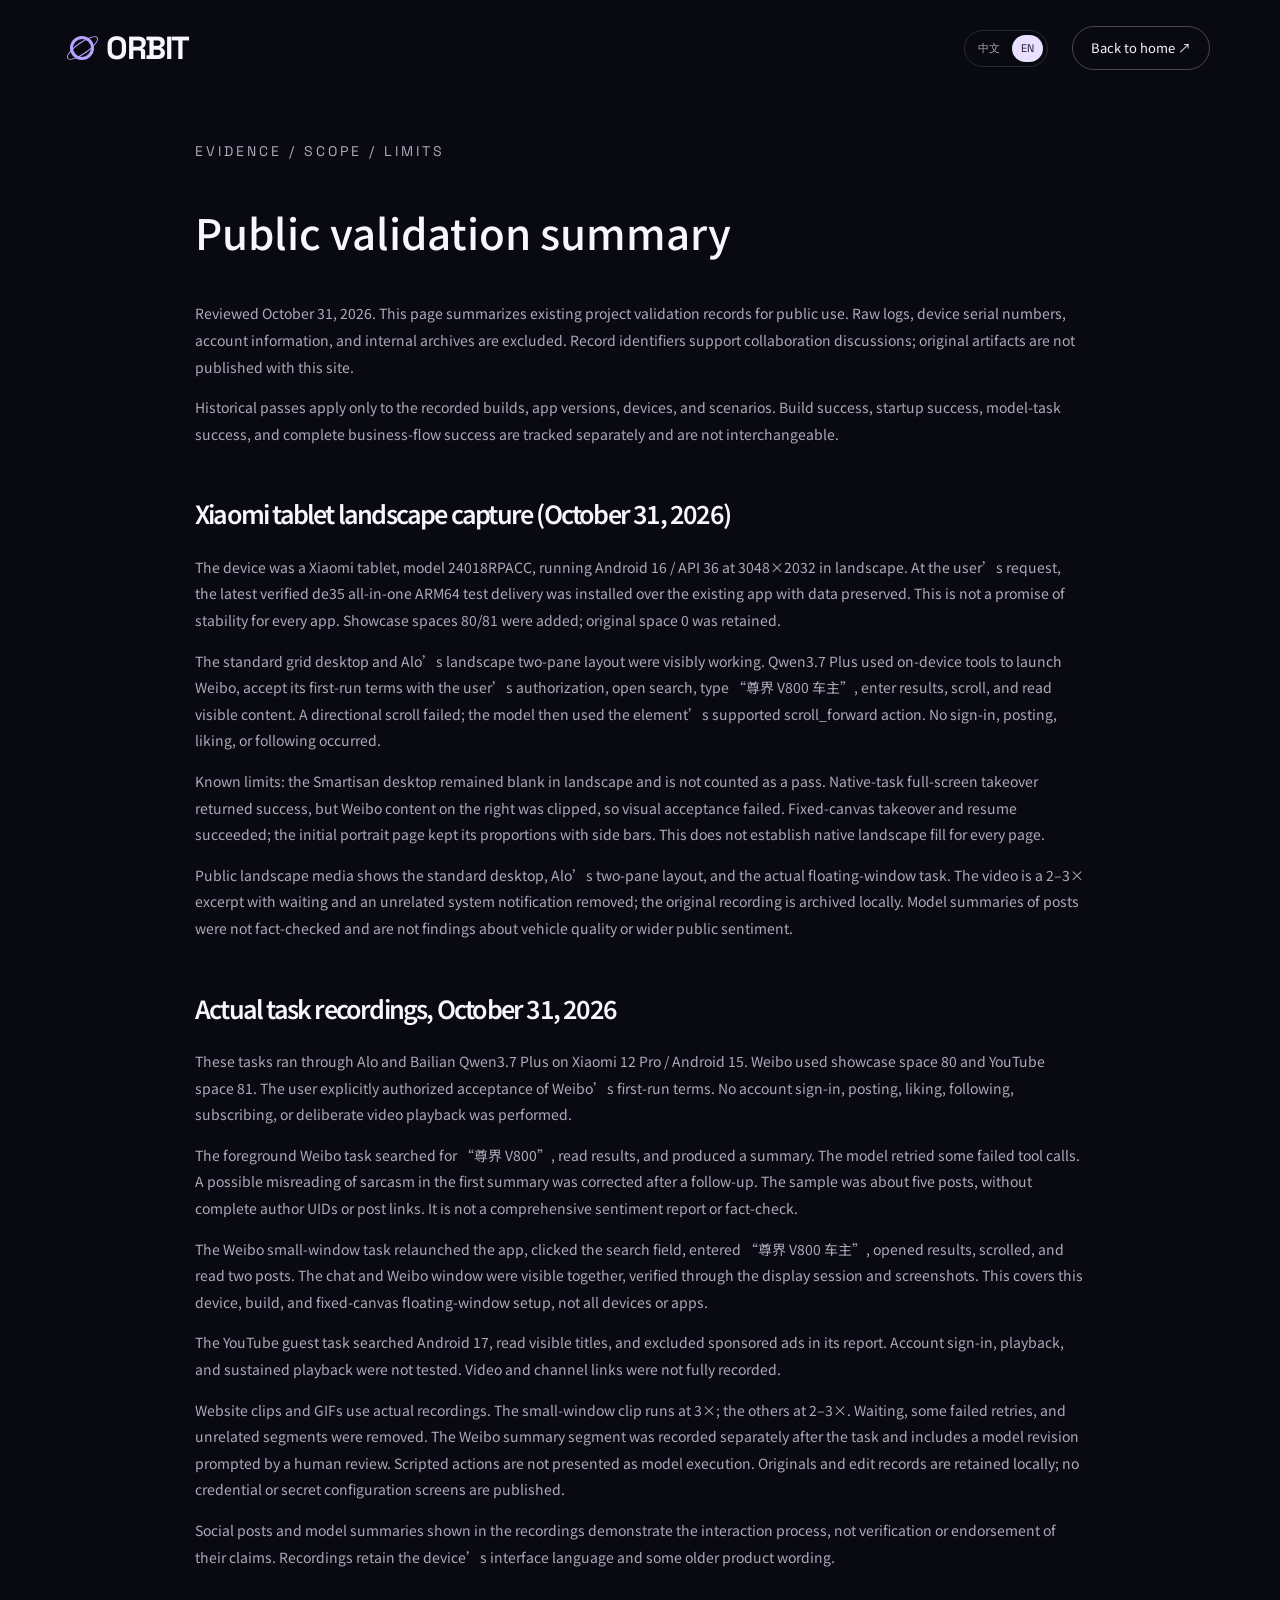
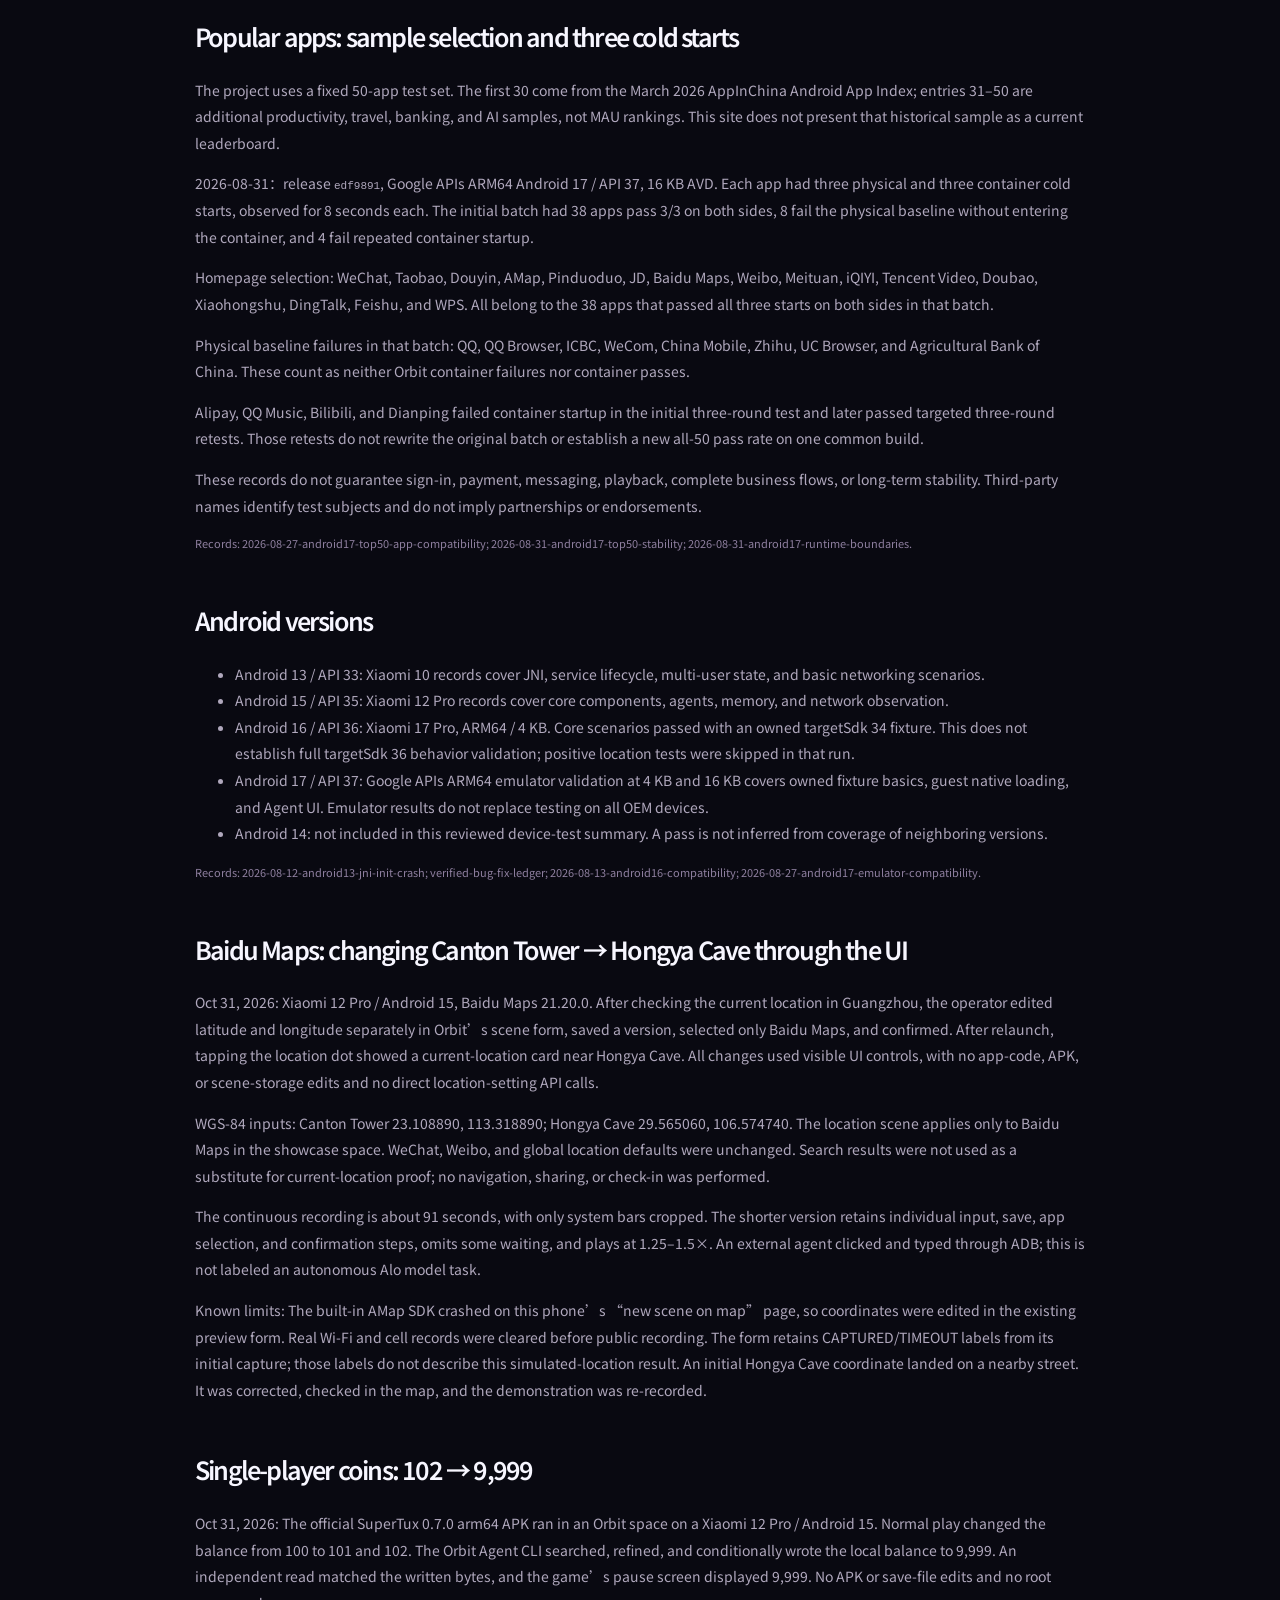
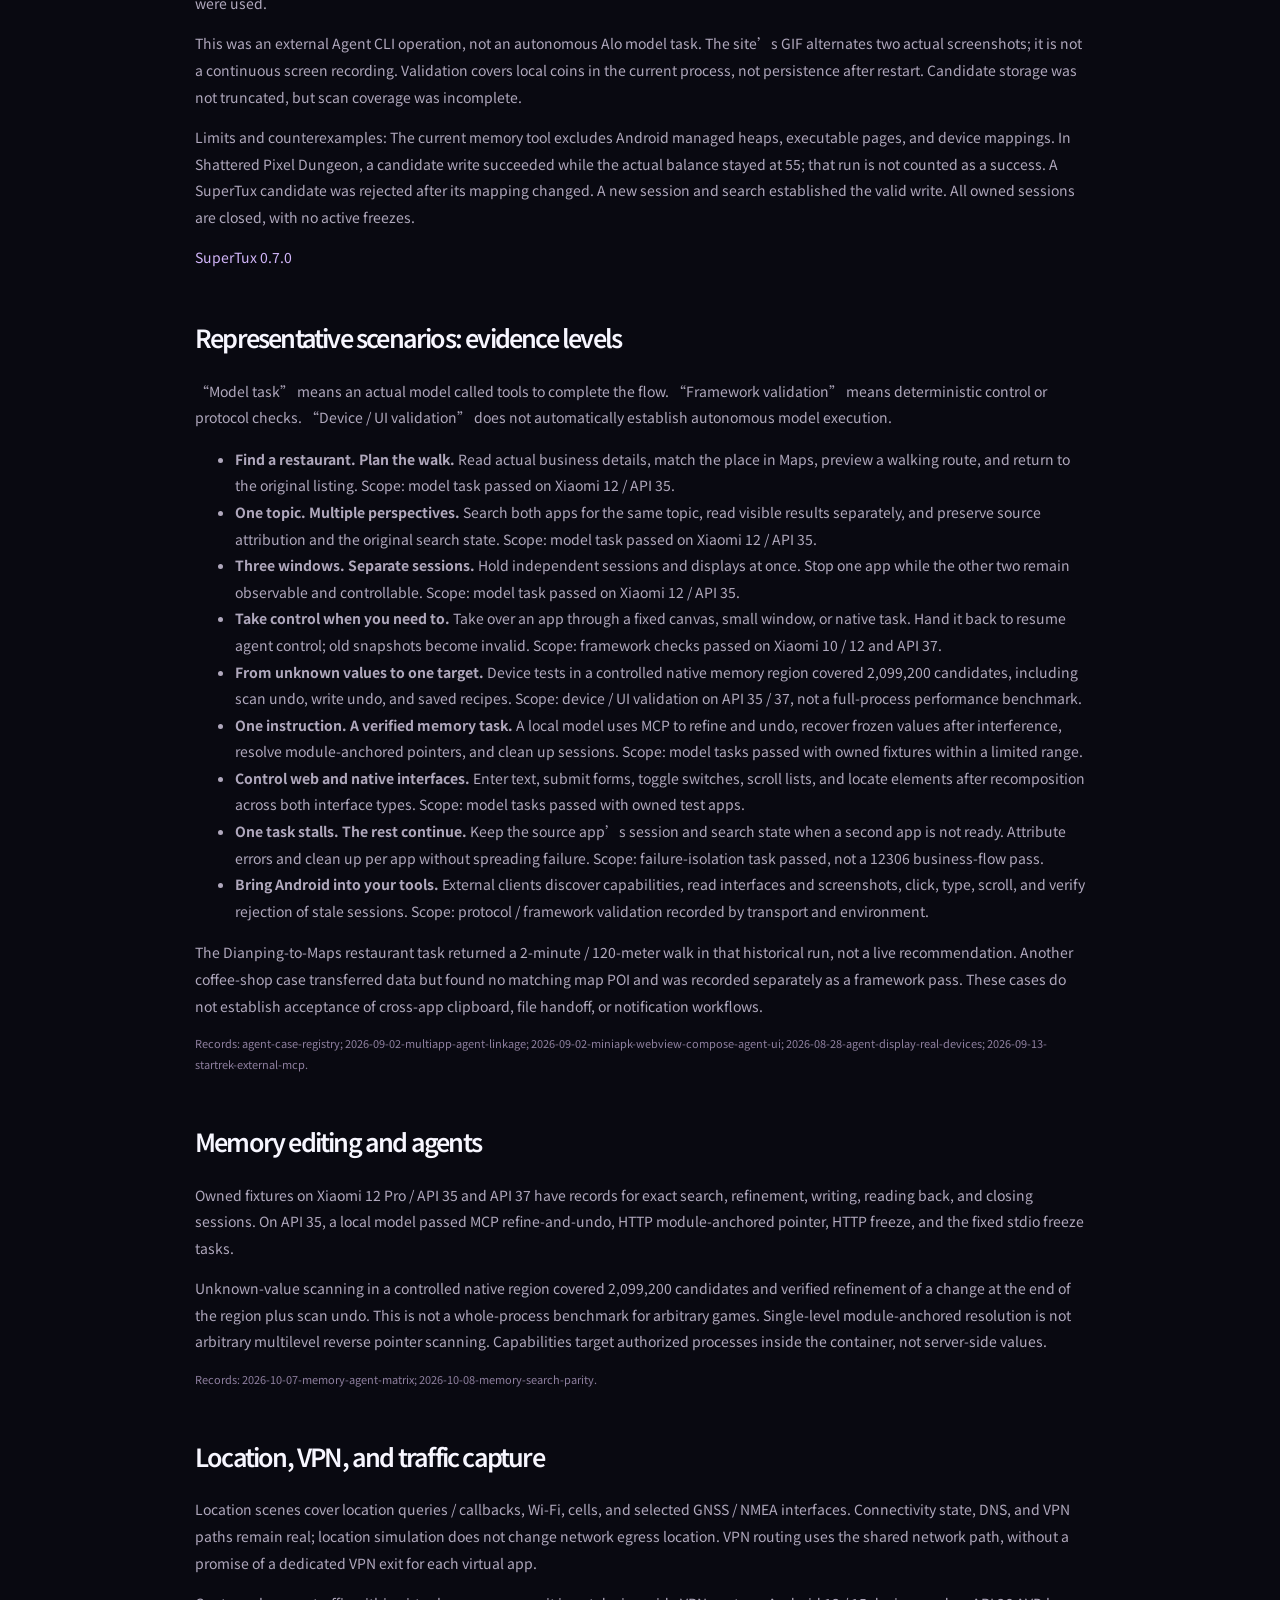
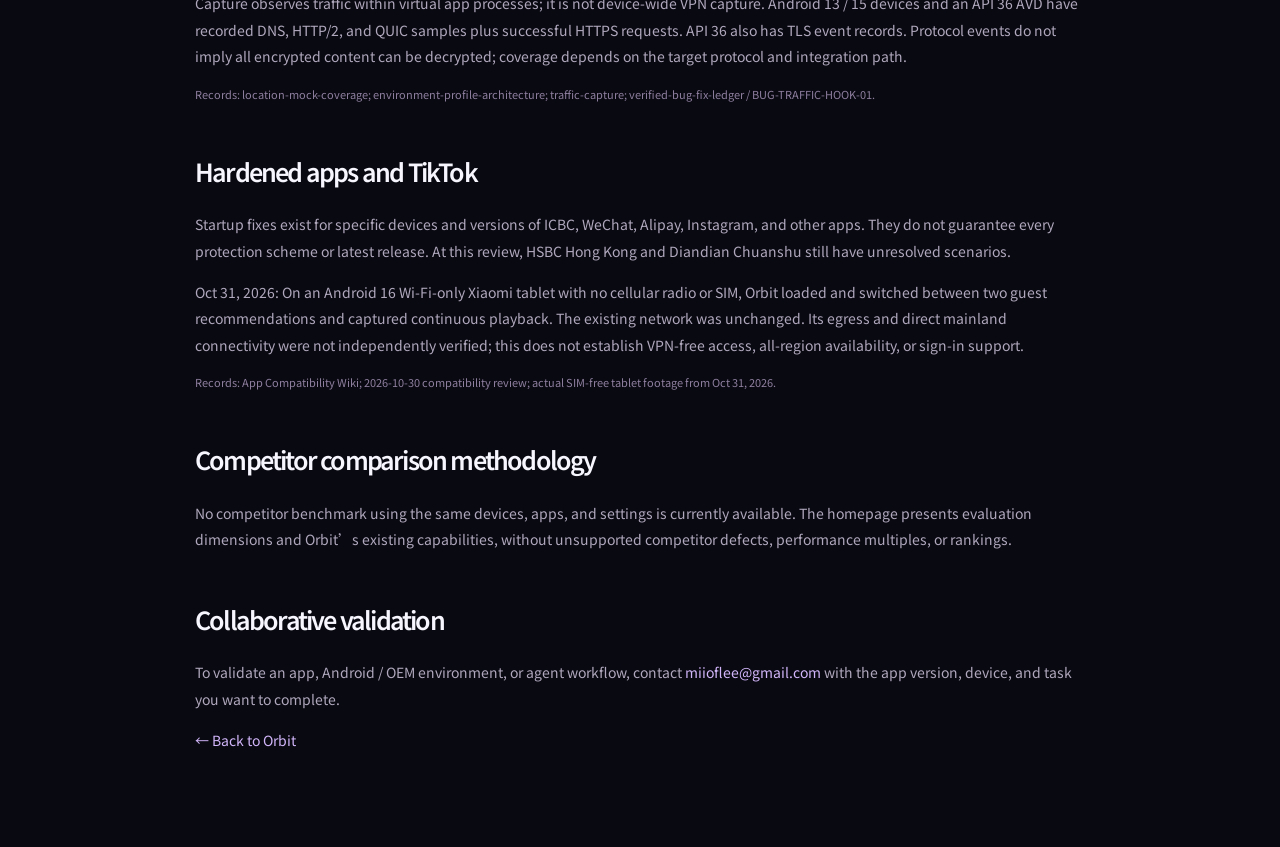
<file: evidence.en.html>
<!doctype html><html lang="en"><head><meta charset="utf-8"><meta name="viewport" content="width=device-width,initial-scale=1"><script src="assets/locale.js?v=20261031-compat"></script><title>Orbit · Public validation summary</title><meta name="description" content="Historical test scope and known limits for Orbit’s Android, popular-app, agent, and memory capabilities."><link rel="icon" href="assets/favicon.svg"><link rel="stylesheet" href="assets/style.css?v=20261031-compat"><link rel="stylesheet" href="assets/refresh.css?v=20261031-compat"><link rel="alternate" hreflang="zh-CN" href="evidence.html?lang=zh"><link rel="alternate" hreflang="en" href="evidence.en.html?lang=en"></head><body><header><a class="brand" href="index.en.html"><span class="logo"></span>ORBIT</a><nav><div class="language-switch" aria-label="Language"><a href="evidence.html?lang=zh" data-language="zh" lang="zh">中文</a><a href="evidence.en.html?lang=en" data-language="en" lang="en" aria-current="true">EN</a></div><a class="nav-contact" href="index.en.html">Back to home ↗</a></nav></header><main class="evidence-body"><p class="eyebrow">EVIDENCE / SCOPE / LIMITS</p><h1>Public validation summary</h1><p>Reviewed October 31, 2026. This page summarizes existing project validation records for public use. Raw logs, device serial numbers, account information, and internal archives are excluded. Record identifiers support collaboration discussions; original artifacts are not published with this site.</p><p>Historical passes apply only to the recorded builds, app versions, devices, and scenarios. Build success, startup success, model-task success, and complete business-flow success are tracked separately and are not interchangeable.</p><h2 id="tablet">Xiaomi tablet landscape capture (October 31, 2026)</h2><p>The device was a Xiaomi tablet, model 24018RPACC, running Android 16 / API 36 at 3048×2032 in landscape. At the user’s request, the latest verified de35 all-in-one ARM64 test delivery was installed over the existing app with data preserved. This is not a promise of stability for every app. Showcase spaces 80/81 were added; original space 0 was retained.</p><p>The standard grid desktop and Alo’s landscape two-pane layout were visibly working. Qwen3.7 Plus used on-device tools to launch Weibo, accept its first-run terms with the user’s authorization, open search, type “尊界 V800 车主”, enter results, scroll, and read visible content. A directional scroll failed; the model then used the element’s supported scroll_forward action. No sign-in, posting, liking, or following occurred.</p><p>Known limits: the Smartisan desktop remained blank in landscape and is not counted as a pass. Native-task full-screen takeover returned success, but Weibo content on the right was clipped, so visual acceptance failed. Fixed-canvas takeover and resume succeeded; the initial portrait page kept its proportions with side bars. This does not establish native landscape fill for every page.</p><p>Public landscape media shows the standard desktop, Alo’s two-pane layout, and the actual floating-window task. The video is a 2–3× excerpt with waiting and an unrelated system notification removed; the original recording is archived locally. Model summaries of posts were not fact-checked and are not findings about vehicle quality or wider public sentiment.</p><h2 id="recordings">Actual task recordings, October 31, 2026</h2><p>These tasks ran through Alo and Bailian Qwen3.7 Plus on Xiaomi 12 Pro / Android 15. Weibo used showcase space 80 and YouTube space 81. The user explicitly authorized acceptance of Weibo’s first-run terms. No account sign-in, posting, liking, following, subscribing, or deliberate video playback was performed.</p><p>The foreground Weibo task searched for “尊界 V800”, read results, and produced a summary. The model retried some failed tool calls. A possible misreading of sarcasm in the first summary was corrected after a follow-up. The sample was about five posts, without complete author UIDs or post links. It is not a comprehensive sentiment report or fact-check.</p><p>The Weibo small-window task relaunched the app, clicked the search field, entered “尊界 V800 车主”, opened results, scrolled, and read two posts. The chat and Weibo window were visible together, verified through the display session and screenshots. This covers this device, build, and fixed-canvas floating-window setup, not all devices or apps.</p><p>The YouTube guest task searched Android 17, read visible titles, and excluded sponsored ads in its report. Account sign-in, playback, and sustained playback were not tested. Video and channel links were not fully recorded.</p><p>Website clips and GIFs use actual recordings. The small-window clip runs at 3×; the others at 2–3×. Waiting, some failed retries, and unrelated segments were removed. The Weibo summary segment was recorded separately after the task and includes a model revision prompted by a human review. Scripted actions are not presented as model execution. Originals and edit records are retained locally; no credential or secret configuration screens are published.</p><p>Social posts and model summaries shown in the recordings demonstrate the interaction process, not verification or endorsement of their claims. Recordings retain the device’s interface language and some older product wording.</p><h2 id="apps">Popular apps: sample selection and three cold starts</h2><p>The project uses a fixed 50-app test set. The first 30 come from the March 2026 AppInChina Android App Index; entries 31–50 are additional productivity, travel, banking, and AI samples, not MAU rankings. This site does not present that historical sample as a current leaderboard.</p><p>2026-08-31：release <code>edf9891</code>, Google APIs ARM64 Android 17 / API 37, 16 KB AVD. Each app had three physical and three container cold starts, observed for 8 seconds each. The initial batch had 38 apps pass 3/3 on both sides, 8 fail the physical baseline without entering the container, and 4 fail repeated container startup.</p><p>Homepage selection: WeChat, Taobao, Douyin, AMap, Pinduoduo, JD, Baidu Maps, Weibo, Meituan, iQIYI, Tencent Video, Doubao, Xiaohongshu, DingTalk, Feishu, and WPS. All belong to the 38 apps that passed all three starts on both sides in that batch.</p><p>Physical baseline failures in that batch: QQ, QQ Browser, ICBC, WeCom, China Mobile, Zhihu, UC Browser, and Agricultural Bank of China. These count as neither Orbit container failures nor container passes.</p><p>Alipay, QQ Music, Bilibili, and Dianping failed container startup in the initial three-round test and later passed targeted three-round retests. Those retests do not rewrite the original batch or establish a new all-50 pass rate on one common build.</p><p>These records do not guarantee sign-in, payment, messaging, playback, complete business flows, or long-term stability. Third-party names identify test subjects and do not imply partnerships or endorsements.</p><p class="source">Records: 2026-08-27-android17-top50-app-compatibility; 2026-08-31-android17-top50-stability; 2026-08-31-android17-runtime-boundaries.</p>
<h2>Android versions</h2><ul><li>Android 13 / API 33: Xiaomi 10 records cover JNI, service lifecycle, multi-user state, and basic networking scenarios.</li><li>Android 15 / API 35: Xiaomi 12 Pro records cover core components, agents, memory, and network observation.</li><li>Android 16 / API 36: Xiaomi 17 Pro, ARM64 / 4 KB. Core scenarios passed with an owned targetSdk 34 fixture. This does not establish full targetSdk 36 behavior validation; positive location tests were skipped in that run.</li><li>Android 17 / API 37: Google APIs ARM64 emulator validation at 4 KB and 16 KB covers owned fixture basics, guest native loading, and Agent UI. Emulator results do not replace testing on all OEM devices.</li><li>Android 14: not included in this reviewed device-test summary. A pass is not inferred from coverage of neighboring versions.</li></ul><p class="source">Records: 2026-08-12-android13-jni-init-crash; verified-bug-fix-ledger; 2026-08-13-android16-compatibility; 2026-08-27-android17-emulator-compatibility.</p>
<h2 id="baidu-location">Baidu Maps: changing Canton Tower → Hongya Cave through the UI</h2><p>Oct 31, 2026: Xiaomi 12 Pro / Android 15, Baidu Maps 21.20.0. After checking the current location in Guangzhou, the operator edited latitude and longitude separately in Orbit’s scene form, saved a version, selected only Baidu Maps, and confirmed. After relaunch, tapping the location dot showed a current-location card near Hongya Cave. All changes used visible UI controls, with no app-code, APK, or scene-storage edits and no direct location-setting API calls.</p><p>WGS-84 inputs: Canton Tower 23.108890, 113.318890; Hongya Cave 29.565060, 106.574740. The location scene applies only to Baidu Maps in the showcase space. WeChat, Weibo, and global location defaults were unchanged. Search results were not used as a substitute for current-location proof; no navigation, sharing, or check-in was performed.</p><p>The continuous recording is about 91 seconds, with only system bars cropped. The shorter version retains individual input, save, app selection, and confirmation steps, omits some waiting, and plays at 1.25–1.5×. An external agent clicked and typed through ADB; this is not labeled an autonomous Alo model task.</p><p>Known limits: The built-in AMap SDK crashed on this phone’s “new scene on map” page, so coordinates were edited in the existing preview form. Real Wi-Fi and cell records were cleared before public recording. The form retains CAPTURED/TIMEOUT labels from its initial capture; those labels do not describe this simulated-location result. An initial Hongya Cave coordinate landed on a nearby street. It was corrected, checked in the map, and the demonstration was re-recorded.</p><h2 id="game-memory">Single-player coins: 102 → 9,999</h2><p>Oct 31, 2026: The official SuperTux 0.7.0 arm64 APK ran in an Orbit space on a Xiaomi 12 Pro / Android 15. Normal play changed the balance from 100 to 101 and 102. The Orbit Agent CLI searched, refined, and conditionally wrote the local balance to 9,999. An independent read matched the written bytes, and the game’s pause screen displayed 9,999. No APK or save-file edits and no root were used.</p><p>This was an external Agent CLI operation, not an autonomous Alo model task. The site’s GIF alternates two actual screenshots; it is not a continuous screen recording. Validation covers local coins in the current process, not persistence after restart. Candidate storage was not truncated, but scan coverage was incomplete.</p><p>Limits and counterexamples: The current memory tool excludes Android managed heaps, executable pages, and device mappings. In Shattered Pixel Dungeon, a candidate write succeeded while the actual balance stayed at 55; that run is not counted as a success. A SuperTux candidate was rejected after its mapping changed. A new session and search established the valid write. All owned sessions are closed, with no active freezes.</p><p><a href="https://github.com/SuperTux/supertux/releases/tag/v0.7.0">SuperTux 0.7.0</a></p><h2 id="playbooks">Representative scenarios: evidence levels</h2><p>“Model task” means an actual model called tools to complete the flow. “Framework validation” means deterministic control or protocol checks. “Device / UI validation” does not automatically establish autonomous model execution.</p><ul><li><strong>Find a restaurant. Plan the walk.</strong> Read actual business details, match the place in Maps, preview a walking route, and return to the original listing. Scope: model task passed on Xiaomi 12 / API 35.</li><li><strong>One topic. Multiple perspectives.</strong> Search both apps for the same topic, read visible results separately, and preserve source attribution and the original search state. Scope: model task passed on Xiaomi 12 / API 35.</li><li><strong>Three windows. Separate sessions.</strong> Hold independent sessions and displays at once. Stop one app while the other two remain observable and controllable. Scope: model task passed on Xiaomi 12 / API 35.</li><li><strong>Take control when you need to.</strong> Take over an app through a fixed canvas, small window, or native task. Hand it back to resume agent control; old snapshots become invalid. Scope: framework checks passed on Xiaomi 10 / 12 and API 37.</li><li><strong>From unknown values to one target.</strong> Device tests in a controlled native memory region covered 2,099,200 candidates, including scan undo, write undo, and saved recipes. Scope: device / UI validation on API 35 / 37, not a full-process performance benchmark.</li><li><strong>One instruction. A verified memory task.</strong> A local model uses MCP to refine and undo, recover frozen values after interference, resolve module-anchored pointers, and clean up sessions. Scope: model tasks passed with owned fixtures within a limited range.</li><li><strong>Control web and native interfaces.</strong> Enter text, submit forms, toggle switches, scroll lists, and locate elements after recomposition across both interface types. Scope: model tasks passed with owned test apps.</li><li><strong>One task stalls. The rest continue.</strong> Keep the source app’s session and search state when a second app is not ready. Attribute errors and clean up per app without spreading failure. Scope: failure-isolation task passed, not a 12306 business-flow pass.</li><li><strong>Bring Android into your tools.</strong> External clients discover capabilities, read interfaces and screenshots, click, type, scroll, and verify rejection of stale sessions. Scope: protocol / framework validation recorded by transport and environment.</li></ul><p>The Dianping-to-Maps restaurant task returned a 2-minute / 120-meter walk in that historical run, not a live recommendation. Another coffee-shop case transferred data but found no matching map POI and was recorded separately as a framework pass. These cases do not establish acceptance of cross-app clipboard, file handoff, or notification workflows.</p><p class="source">Records: agent-case-registry; 2026-09-02-multiapp-agent-linkage; 2026-09-02-miniapk-webview-compose-agent-ui; 2026-08-28-agent-display-real-devices; 2026-09-13-startrek-external-mcp.</p>
<h2>Memory editing and agents</h2><p>Owned fixtures on Xiaomi 12 Pro / API 35 and API 37 have records for exact search, refinement, writing, reading back, and closing sessions. On API 35, a local model passed MCP refine-and-undo, HTTP module-anchored pointer, HTTP freeze, and the fixed stdio freeze tasks.</p><p>Unknown-value scanning in a controlled native region covered 2,099,200 candidates and verified refinement of a change at the end of the region plus scan undo. This is not a whole-process benchmark for arbitrary games. Single-level module-anchored resolution is not arbitrary multilevel reverse pointer scanning. Capabilities target authorized processes inside the container, not server-side values.</p><p class="source">Records: 2026-10-07-memory-agent-matrix; 2026-10-08-memory-search-parity.</p>
<h2>Location, VPN, and traffic capture</h2><p>Location scenes cover location queries / callbacks, Wi-Fi, cells, and selected GNSS / NMEA interfaces. Connectivity state, DNS, and VPN paths remain real; location simulation does not change network egress location. VPN routing uses the shared network path, without a promise of a dedicated VPN exit for each virtual app.</p><p>Capture observes traffic within virtual app processes; it is not device-wide VPN capture. Android 13 / 15 devices and an API 36 AVD have recorded DNS, HTTP/2, and QUIC samples plus successful HTTPS requests. API 36 also has TLS event records. Protocol events do not imply all encrypted content can be decrypted; coverage depends on the target protocol and integration path.</p><p class="source">Records: location-mock-coverage; environment-profile-architecture; traffic-capture; verified-bug-fix-ledger / BUG-TRAFFIC-HOOK-01.</p>
<h2>Hardened apps and TikTok</h2><p>Startup fixes exist for specific devices and versions of ICBC, WeChat, Alipay, Instagram, and other apps. They do not guarantee every protection scheme or latest release. At this review, HSBC Hong Kong and Diandian Chuanshu still have unresolved scenarios.</p><p>Oct 31, 2026: On an Android 16 Wi-Fi-only Xiaomi tablet with no cellular radio or SIM, Orbit loaded and switched between two guest recommendations and captured continuous playback. The existing network was unchanged. Its egress and direct mainland connectivity were not independently verified; this does not establish VPN-free access, all-region availability, or sign-in support.</p><p class="source">Records: App Compatibility Wiki; 2026-10-30 compatibility review; actual SIM-free tablet footage from Oct 31, 2026.</p>
<h2>Competitor comparison methodology</h2><p>No competitor benchmark using the same devices, apps, and settings is currently available. The homepage presents evaluation dimensions and Orbit’s existing capabilities, without unsupported competitor defects, performance multiples, or rankings.</p><h2>Collaborative validation</h2><p>To validate an app, Android / OEM environment, or agent workflow, contact <a href="mailto:miioflee@gmail.com">miioflee@gmail.com</a> with the app version, device, and task you want to complete.</p><p><a href="index.en.html">← Back to Orbit</a></p></main></body></html>
</file>
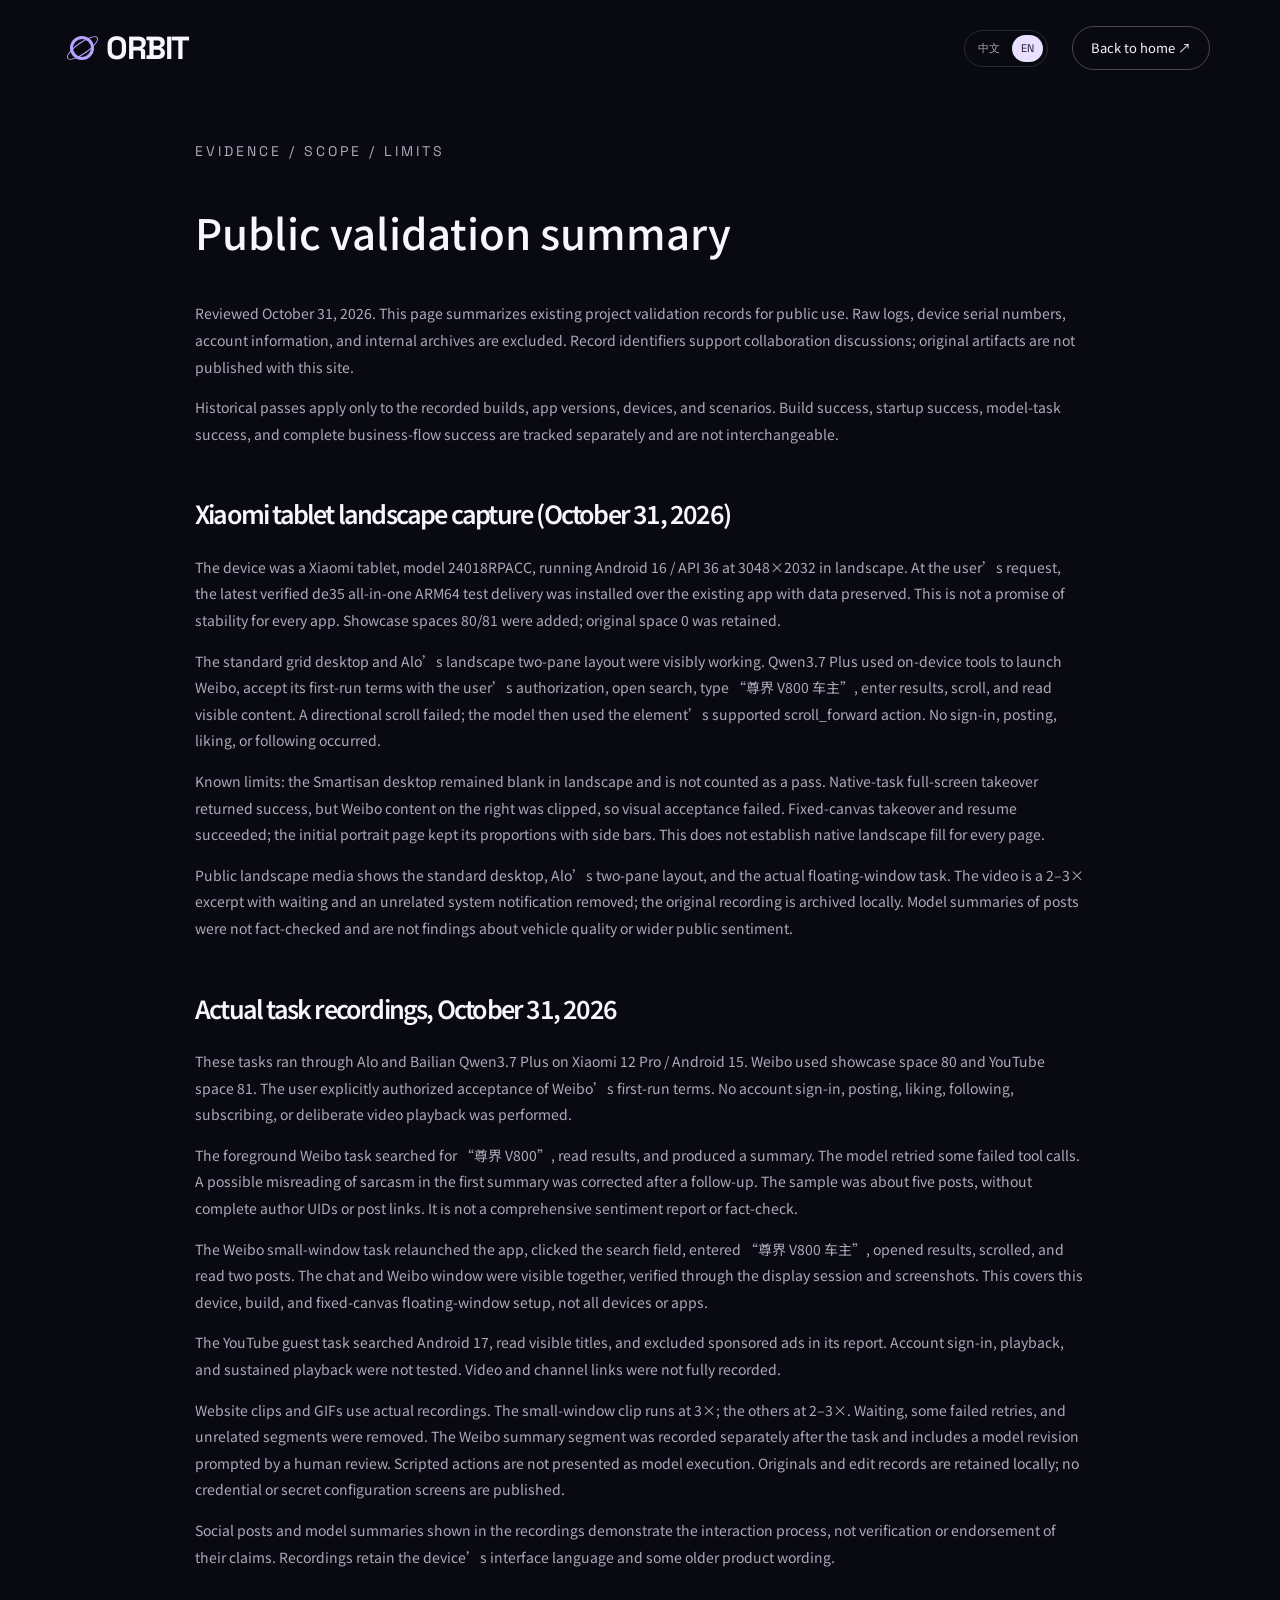
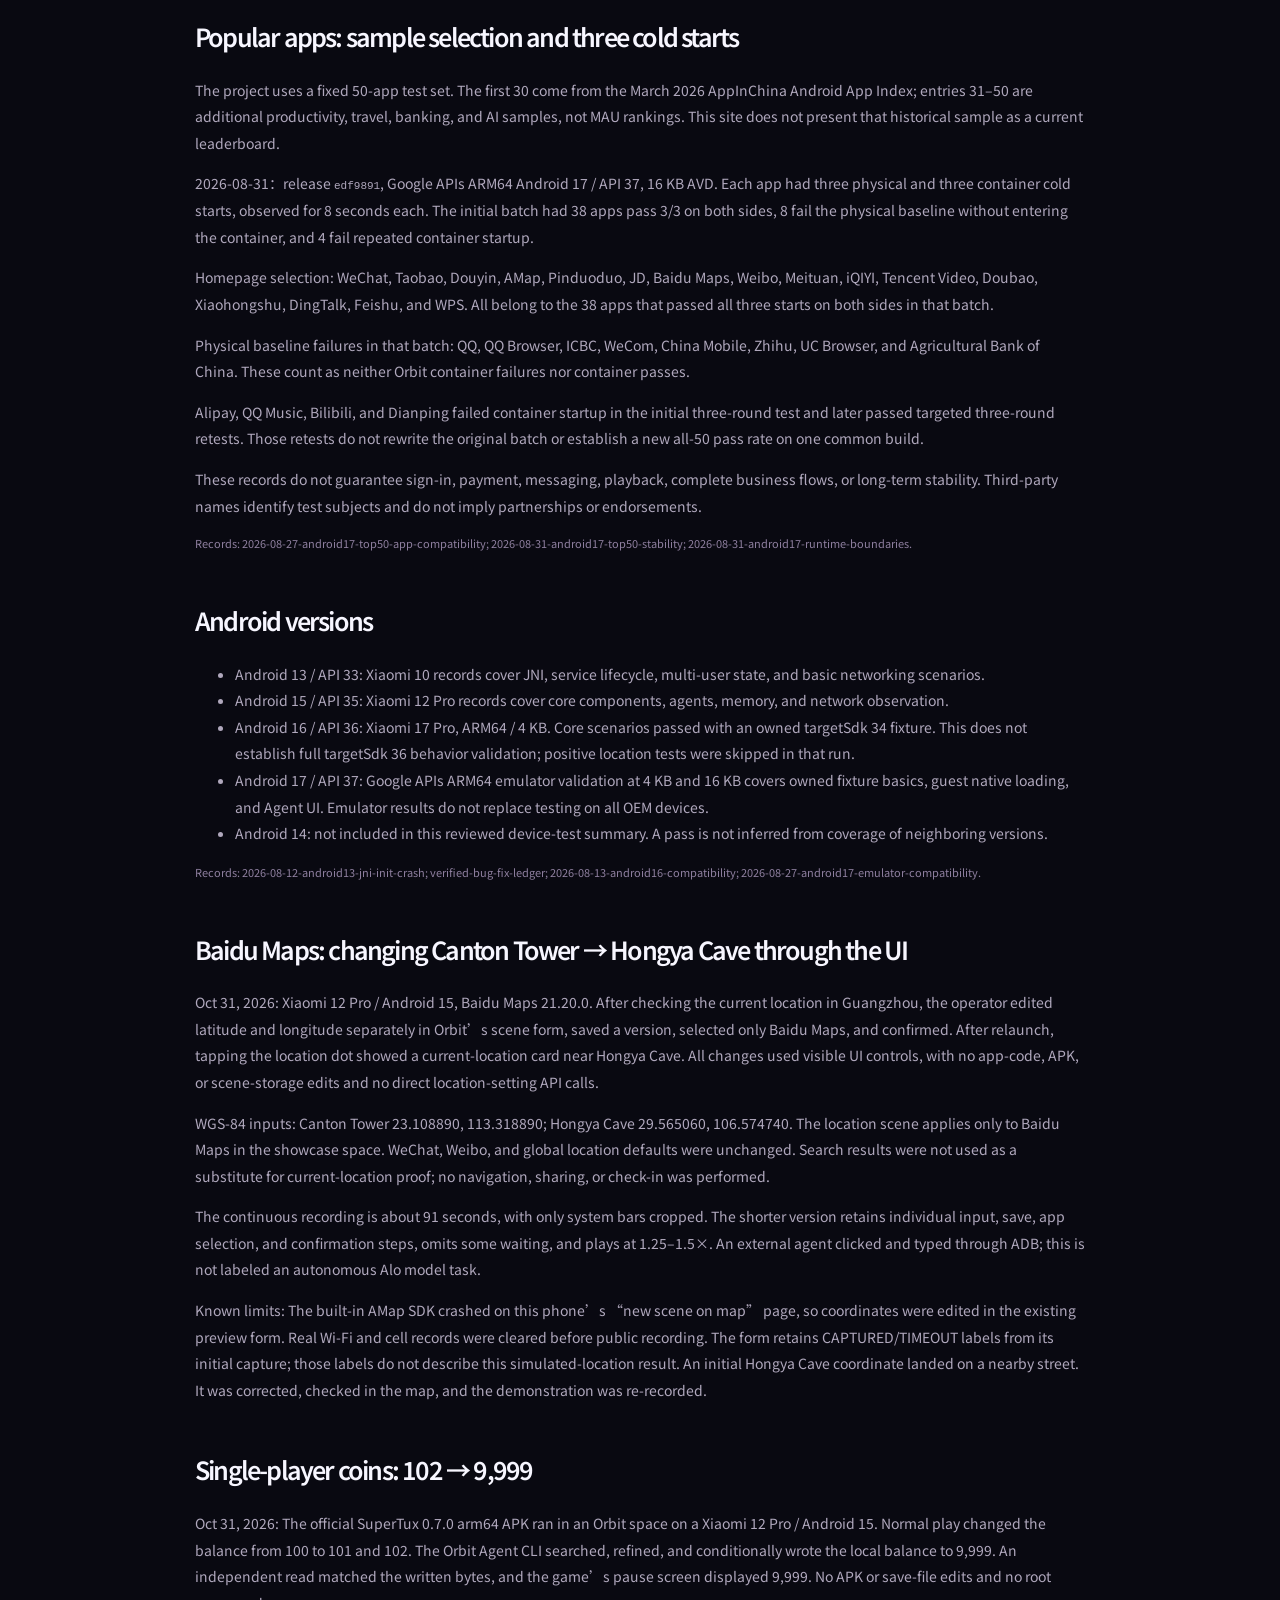
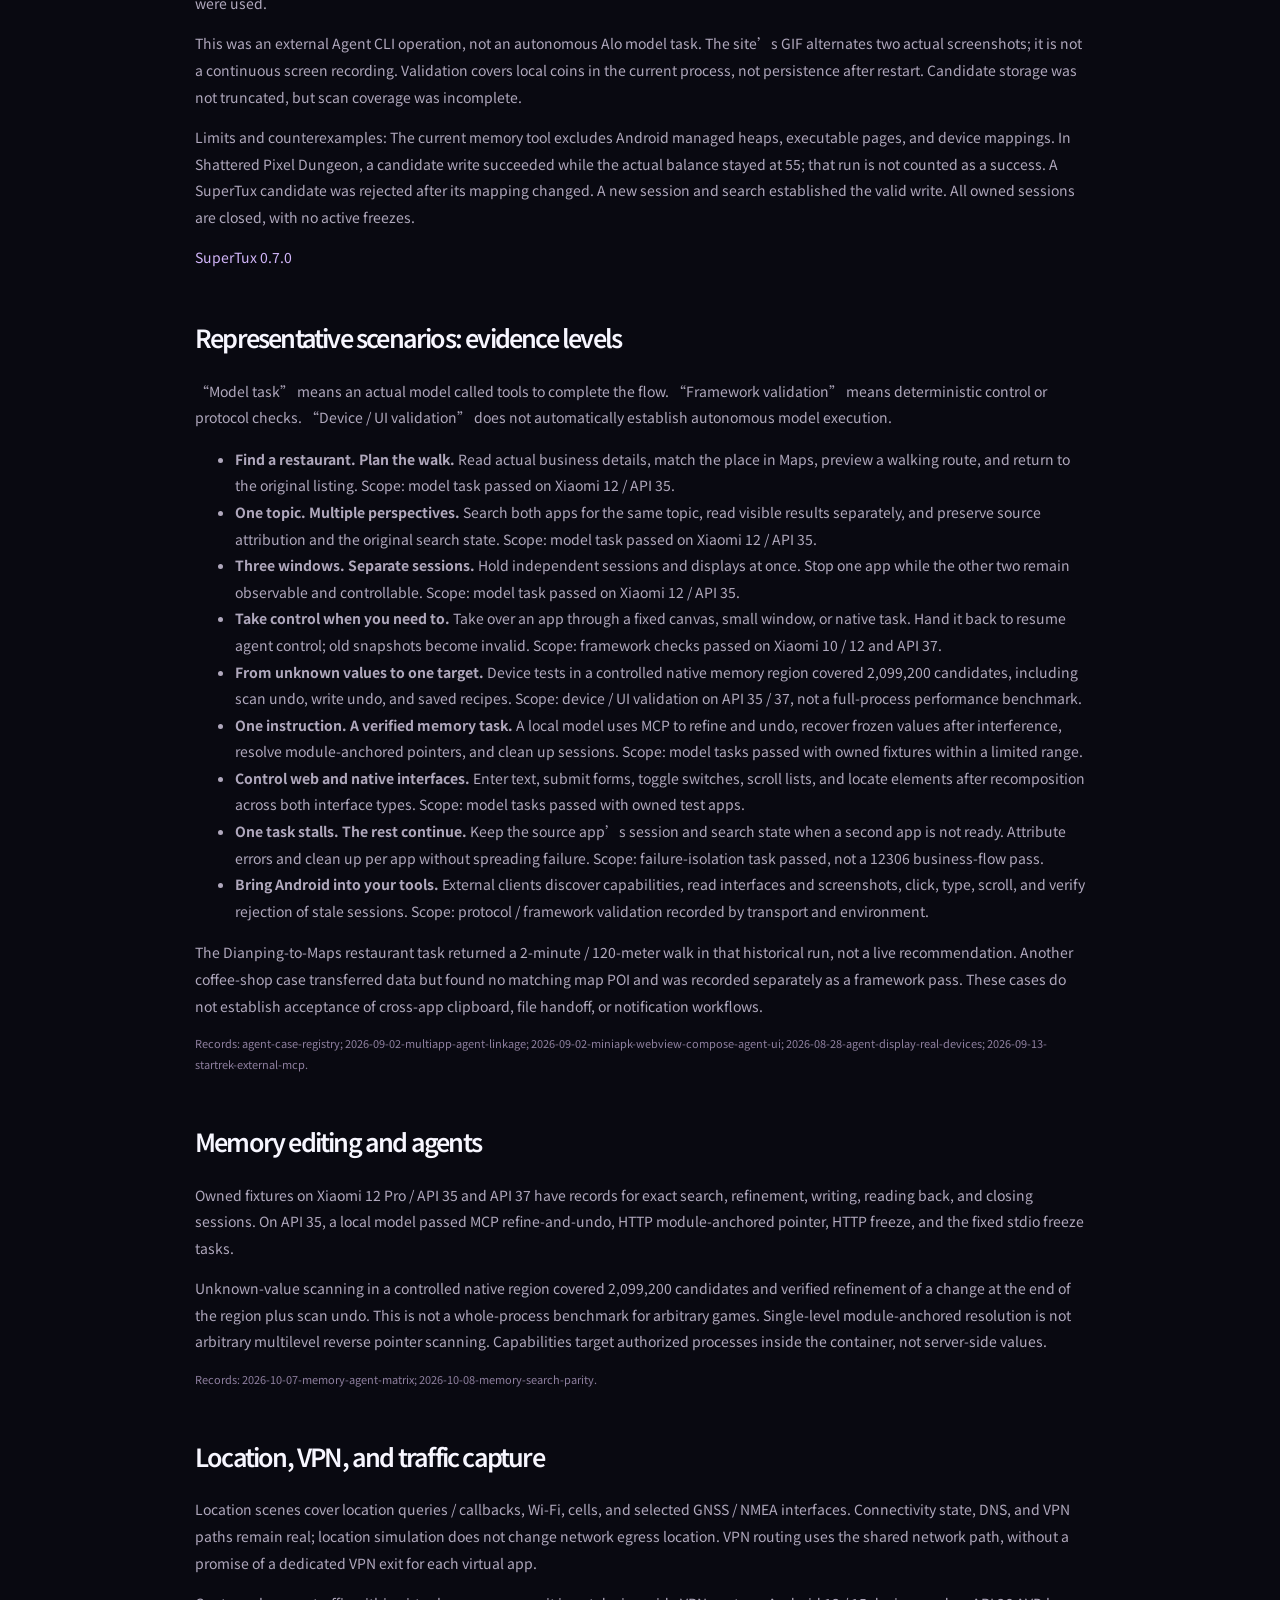
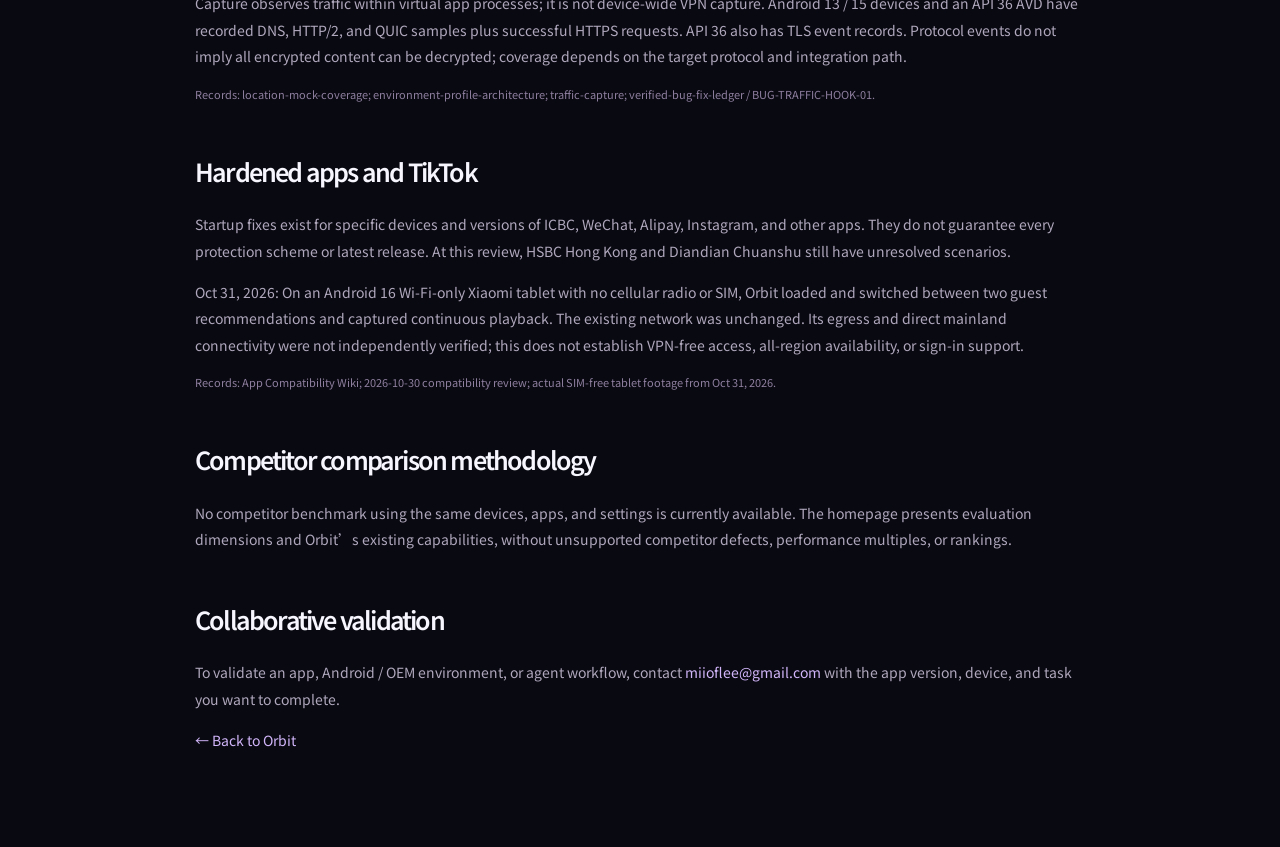
<file: evidence.html>
<!doctype html><html lang="zh-CN"><head><meta charset="utf-8"><meta name="viewport" content="width=device-width,initial-scale=1"><script src="assets/locale.js?v=20261031-compat"></script><title>Orbit · 公开验证摘要</title><meta name="description" content="Orbit 的 Android、热门应用、Agent 和内存能力的历史实测范围与已知边界。"><link rel="icon" href="assets/favicon.svg"><link rel="stylesheet" href="assets/style.css?v=20261031-compat"><link rel="stylesheet" href="assets/refresh.css?v=20261031-compat"><link rel="alternate" hreflang="zh-CN" href="evidence.html?lang=zh"><link rel="alternate" hreflang="en" href="evidence.en.html?lang=en"></head><body><header><a class="brand" href="index.html"><span class="logo"></span>ORBIT</a><nav><div class="language-switch" aria-label="Language"><a href="evidence.html?lang=zh" data-language="zh" lang="zh" aria-current="true">中文</a><a href="evidence.en.html?lang=en" data-language="en" lang="en">EN</a></div><a class="nav-contact" href="index.html">返回首页 ↗</a></nav></header><main class="evidence-body"><p class="eyebrow">EVIDENCE / SCOPE / LIMITS</p><h1>公开验证摘要</h1><p>整理日期：2026 年 10 月 31 日。本页将项目已有验证记录整理成公开能力说明，不附原始日志、设备序列号、账号信息或内部归档。记录编号用于合作沟通时核对，原件不随站点公开。</p><p>历史通过仅对记录中的制品、应用版本、设备和场景成立。编译通过、启动通过、模型任务通过与完整业务通过分别记录，不互相替代。</p><h2 id="tablet">小米平板横屏实拍（2026-10-31）</h2><p>设备为小米平板24018RPACC、Android 16 / API 36，横屏3048×2032。按用户要求覆盖安装最近已验证交付的de35 all-in-one ARM64测试包并保留数据；它不是全应用稳定版承诺。新增80/81展示空间，原空间0保留。</p><p>标准网格桌面和Alo横屏双栏实际可见。设备模型Qwen3.7 Plus通过本机工具启动微博、按用户授权接受首次条款、点击搜索、输入“尊界 V800 车主”、进入结果页、滚动并读取可见内容。一次方向滚动失败后改用该元素支持的scroll_forward完成。任务未登录、发帖、点赞或关注。</p><p>已知限制：本轮锤子桌面横屏持续出现空白，不列为通过。原生任务全屏接管虽然返回成功，但微博右侧内容出现裁切，不能算视觉验收通过。固定画布接管与恢复成功，初始竖屏页面保持比例并有两侧留边；不宣称全部页面都原生铺满横屏。</p><p>公开横屏素材展示标准桌面、Alo双栏和实际小窗任务。视频为2至3倍速节选，裁去等待和一段无关系统通知；原始录屏保存在本机归档。模型对帖子内容的总结未经事实核查，不作为汽车质量或全网舆情结论。</p><h2 id="recordings">2026-10-31 真实任务录屏</h2><p>本轮在小米12 Pro / Android 15 上，通过设备内的Alo和百炼Qwen3.7 Plus执行任务。微博位于独立展示空间80，YouTube位于81。微博首次协议由用户明确授权后接受；未登录账号、发帖、点赞、关注、订阅或主动播放视频。</p><p>微博前台任务实际完成了“尊界 V800”搜索、页面读取与摘要。部分工具调用失败后由模型重试。首次摘要可能误读反讽，经一次提示后修订。样本约5条，未记录完整作者UID与帖子链接，不构成完整舆情报告或事实核查。</p><p>微博小窗专项实际完成了重新拉起、点击搜索框、输入“尊界 V800 车主”、进入结果页、滚动及读取两条内容。聊天页与微博小窗同时可见；已核对真实显示会话及截图。范围为本机、本版本、固定画布悬浮小窗，不外推所有设备与应用。</p><p>YouTube游客任务实际搜索了Android 17，读取可见标题并在报告中排除了赞助广告。没有验证账号登录、视频播放或连续播放稳定性。视频与频道链接未完整记录。</p><p>官网短片与GIF来自真实录屏：小窗片段为3倍速，其余为2至3倍速；裁去了等待、部分错误重试和无关片段。微博摘要结果片段在任务结束后另行录制，并包含人工提示后的模型修订。没有用脚本操作冒充模型任务。原始视频与剪辑清单在本机持久归档，未将含配置或密钥的画面公开。</p><p>画面中的社交平台内容与模型摘要只用于展示操作过程，不代表对帖子所涉说法的核实或认可。录屏保留了设备当时的界面语言与部分旧产品文案。</p><h2 id="apps">热门应用：榜单样本与三轮冷启动</h2><p>样本来自项目固定的 50 款测试集：前 30 项采用 2026 年 3 月 AppInChina Android App Index；31—50 项是办公、出行、银行和 AI 等扩展样本，并非 MAU 排名。本网站不将此历史样本称作当前排行榜。</p><p>2026-08-31：release <code>edf9891</code>，Google APIs ARM64 Android 17 / API 37，16 KB AVD；每款物理与容器各三次冷启动，每次观察 8 秒。初始整批为 38 款双侧 3/3 通过、8 款物理基线失败未进入容器、4 款容器重复启动失败。</p><p>首页精选：微信、淘宝、抖音、高德地图、拼多多、京东、百度地图、微博、美团、爱奇艺、腾讯视频、豆包、小红书、钉钉、飞书、WPS，均属于该轮 38 款双侧三轮通过样本。</p><p>同轮物理基线失败：QQ、QQ 浏览器、工商银行、企业微信、中国移动、知乎、UC 浏览器、农业银行。不能将它们记为 Orbit 容器失败，也不能记为容器通过。</p><p>支付宝、QQ 音乐、哔哩哔哩、大众点评在初始三轮测试中出现容器失败，后续针对性三轮复测有通过记录。后续复测不回写初始整批结果，也不构成全部 50 款在同一制品下的新全量通过率。</p><p>本页不保证这些应用的登录、支付、消息收发、播放、业务完成度或长期稳定性。第三方名称用于识别测试对象，不表示合作或背书。</p><p class="source">记录：2026-08-27-android17-top50-app-compatibility；2026-08-31-android17-top50-stability；2026-08-31-android17-runtime-boundaries。</p>
<h2>Android 版本</h2><ul><li>Android 13 / API 33：小米 10 的 JNI、服务生命周期、多用户状态和基础网络等记录。</li><li>Android 15 / API 35：小米 12 Pro 的核心组件、Agent、内存与网络观测记录。</li><li>Android 16 / API 36：小米 17 Pro、ARM64 / 4 KB，targetSdk 34 自有夹具核心场景通过；不代表 targetSdk 36 完整行为验证，该轮定位正向矩阵有跳过。</li><li>Android 17 / API 37：Google APIs ARM64 模拟器 4 KB 与 16 KB 验证，涵盖自有夹具基础场景、Guest native 加载与 Agent UI。模拟器结果不能替代所有 OEM 真机。</li><li>Android 14：本次未纳入可核实的设备实测摘要，不由版本跨度推导通过。</li></ul><p class="source">记录：2026-08-12-android13-jni-init-crash；verified-bug-fix-ledger；2026-08-13-android16-compatibility；2026-08-27-android17-emulator-compatibility。</p>
<h2 id="baidu-location">百度地图：界面修改广州塔 → 洪崖洞</h2><p>2026-10-31，小米 12 Pro / Android 15，百度地图 21.20.0。先在百度地图核对广州当前位置，再进入星轨位置场景表单，分别修改纬度、经度，保存版本，只勾选百度地图并确认使用。重新启动后，点击定位蓝点，当前位置卡片显示“在洪崖洞民俗风貌区附近”。全程使用可见界面控件，没有修改应用代码、APK、场景存储或直接调用定位设置接口。</p><p>输入采用 WGS-84：广州塔 23.108890, 113.318890；洪崖洞 29.565060, 106.574740。定位只作用于演示空间内的百度地图；微信、微博和全局默认位置未修改。没有用地点搜索结果冒充当前位置，也未导航、分享或打卡。</p><p>完整连续录屏约 91 秒，仅裁去系统栏。短版保留逐项输入、保存、选择应用和确认步骤，省略部分等待，以 1.25–1.5 倍速播放。操作由外部 Agent 通过 ADB 点击、输入完成，不标作阿洛模型自主任务。</p><p>已知限制：该手机版本的“地图新建”页发生内置高德 SDK 闪退，因此使用现有预览表单手动编辑。公开录屏前已清空真实 Wi-Fi 和基站数据；表单仍保留初次采集的 CAPTURED/TIMEOUT 标签，不代表这次模拟定位失败。首轮洪崖洞坐标落在附近街道，校准并经地图复核后重新录制，未将错误点位计为通过。</p><h2 id="game-memory">单机游戏金币：102 → 9999</h2><p>2026-10-31，小米 12 Pro / Android 15，Orbit 空间内运行官方 SuperTux 0.7.0 arm64 APK。正常游戏拾取使金币依次从 100 到 101、102；通过 Orbit Agent CLI 搜索、复筛和条件写入，将本地余额改为 9999。独立读取返回相同字节，游戏暂停界面也显示 9999。未修改 APK 或存档文件，未使用 Root。</p><p>这次由外部 Agent CLI 操作，不是阿洛模型自主任务。官网 GIF 是两张真实截图的前后对照，不是连续操作录屏。仅验证当前进程的本地金币；未验证重启后持久性。候选扫描无截断，但存在未覆盖区域，不代表完整进程扫描。</p><p>边界与反例：当前内存工具排除 Android 托管堆、可执行页及设备映射。此前《破碎的像素地牢》出现候选写入成功、实际金币仍为 55 的反例，未计为成功；SuperTux 的一个候选也因映射变化被拒绝，重新建会话与筛选后才完成有效写入。所有自有会话已关闭，无冻结任务遗留。</p><p><a href="https://github.com/SuperTux/supertux/releases/tag/v0.7.0">SuperTux 0.7.0</a></p><h2 id="playbooks">标杆场景：证据等级</h2><p>“模型任务”指真实模型调用工具完成流程；“框架验证”指确定性控制或协议验证；“设备 / UI 验证”不自动等于模型自主完成。</p><ul><li><strong>找一家餐厅，再走到它门口。</strong> 读取真实商户信息，传入地图匹配门店，查看步行路线，再切回原商户页。 范围：模型任务通过 · 小米 12 / API 35。</li><li><strong>一个主题，跨应用看全。</strong> 两端检索同一主题，分别读取可见结果，保留来源归属与原应用搜索状态。 范围：模型任务通过 · 小米 12 / API 35。</li><li><strong>三个窗口，各自有序。</strong> 同时持有独立会话和显示空间；停止其中一个应用，另外两个仍可观察与操作。 范围：模型任务通过 · 小米 12 / API 35。</li><li><strong>需要时，接过控制权。</strong> 通过固定画布、小窗或原生任务接管应用，交还后恢复 Agent 控制，旧快照失效。 范围：框架验证通过 · 小米 10 / 12、API 37。</li><li><strong>从未知数值，找到唯一目标。</strong> 受控原生区域设备测试覆盖 2,099,200 个候选；支持扫描撤销、修改撤销与方案保存。 范围：设备 / UI 验证 · API 35 / 37 · 非全进程性能基准。</li><li><strong>一句指令，完成内存闭环。</strong> 本地模型通过 MCP 执行筛选撤销、冻结干扰恢复和模块锚点指针解析，并清理会话。 范围：模型任务通过 · 自有夹具 · 限定范围。</li><li><strong>网页与原生控件，都能操作。</strong> 完成文本输入、提交、开关、列表滚动与重组后的元素定位，连接两类界面交互。 范围：模型任务通过 · 自有测试应用。</li><li><strong>一个任务受阻，其余继续。</strong> 次应用未就绪时保留源应用会话与搜索状态，逐包归因并清理，不把失败扩散到整个任务。 范围：故障隔离任务通过 · 非 12306 业务通过。</li><li><strong>把 Android 能力接入你的工具。</strong> 外部客户端发现能力、读取界面与截图，执行点击、输入、滚动，并检查过期会话拒绝。 范围：协议 / 框架验证 · 按接入方式与环境记录。</li></ul><p>点评到地图的餐厅路线任务，历史结果为步行 2 分钟 / 120 米，仅为该次结果，不是实时推荐。另一个咖啡店案例完成数据传递但未匹配到地图 POI，单独记为框架通过。跨应用剪贴板、文件交接、通知联动等尚不能由这些案例推导为已验收。</p><p class="source">记录：agent-case-registry；2026-09-02-multiapp-agent-linkage；2026-09-02-miniapk-webview-compose-agent-ui；2026-08-28-agent-display-real-devices；2026-09-13-startrek-external-mcp。</p>
<h2>内存修改与 Agent</h2><p>小米 12 Pro / API 35 和 API 37 的自有夹具中，已有精确搜索、筛选、修改、读回和关闭会话记录。API 35 本地模型通过 MCP 的筛选撤销、HTTP 模块锚点指针、HTTP 冻结、修复后的 stdio 冻结任务通过。</p><p>受控原生区域的未知值扫描覆盖 2,099,200 个候选，验证尾部变化筛选与扫描撤销；这不是任意游戏全进程扫描基准。单级模块锚点解析不等于任意多级反向指针扫描。能力仅涉及容器内授权目标，不涉及服务器数值。</p><p class="source">记录：2026-10-07-memory-agent-matrix；2026-10-08-memory-search-parity。</p>
<h2>位置、VPN 与流量抓取</h2><p>位置场景覆盖定位查询 / 回调、Wi-Fi、基站及部分 GNSS / NMEA 接口。网络连接状态、DNS 和 VPN 路径保持真实；位置模拟不是网络出口位置改变。VPN 路由由共享网络路径承载，不承诺每个虚拟应用独占 VPN 出口。</p><p>抓取是虚拟应用进程范围的流量观测，不是全设备 VPN 抓包。Android 13 / 15 真机与 API 36 AVD 已记录 DNS、HTTP/2、QUIC 样本和 HTTPS 请求成功；API 36 有 TLS 事件记录。协议事件不等于所有加密内容可解密，具体覆盖取决于目标协议和接入路径。</p><p class="source">记录：location-mock-coverage；environment-profile-architecture；traffic-capture；verified-bug-fix-ledger / BUG-TRAFFIC-HOOK-01。</p>
<h2>加固应用与 TikTok</h2><p>存在工行、微信、支付宝、Instagram 等特定设备 / 版本启动修复记录，但不保证所有加固方案或最新版本通过。截至本次资料核对，汇丰香港、点点穿书仍有未解决场景。</p><p>2026-10-31：Android 16 小米 Wi-Fi 平板无蜂窝模块、无 SIM 卡，在 Orbit 展示空间中以访客模式加载和切换两条推荐视频，并录得连续播放画面。沿用设备现有网络，未独立验证出口或国内直连，不代表无需 VPN、所有地区或登录业务通过。</p><p class="source">记录：App 兼容 Wiki；2026-10-30-compat-outcome-review；2026-10-31 无 SIM 平板实际录屏。</p>
<h2>竞品比较口径</h2><p>目前没有同设备、同应用、同配置的竞品横评数据。首页展示选型维度和 Orbit 已有能力，不发布无依据的竞争产品缺陷、领先倍数或排名。</p><h2>合作验证</h2><p>如需验证目标应用、Android / OEM 环境或 Agent 流程，请联系 <a href="mailto:miioflee@gmail.com">miioflee@gmail.com</a>，说明应用版本、设备与希望完成的任务。</p><p><a href="index.html">← 返回 Orbit</a></p></main></body></html>
</file>
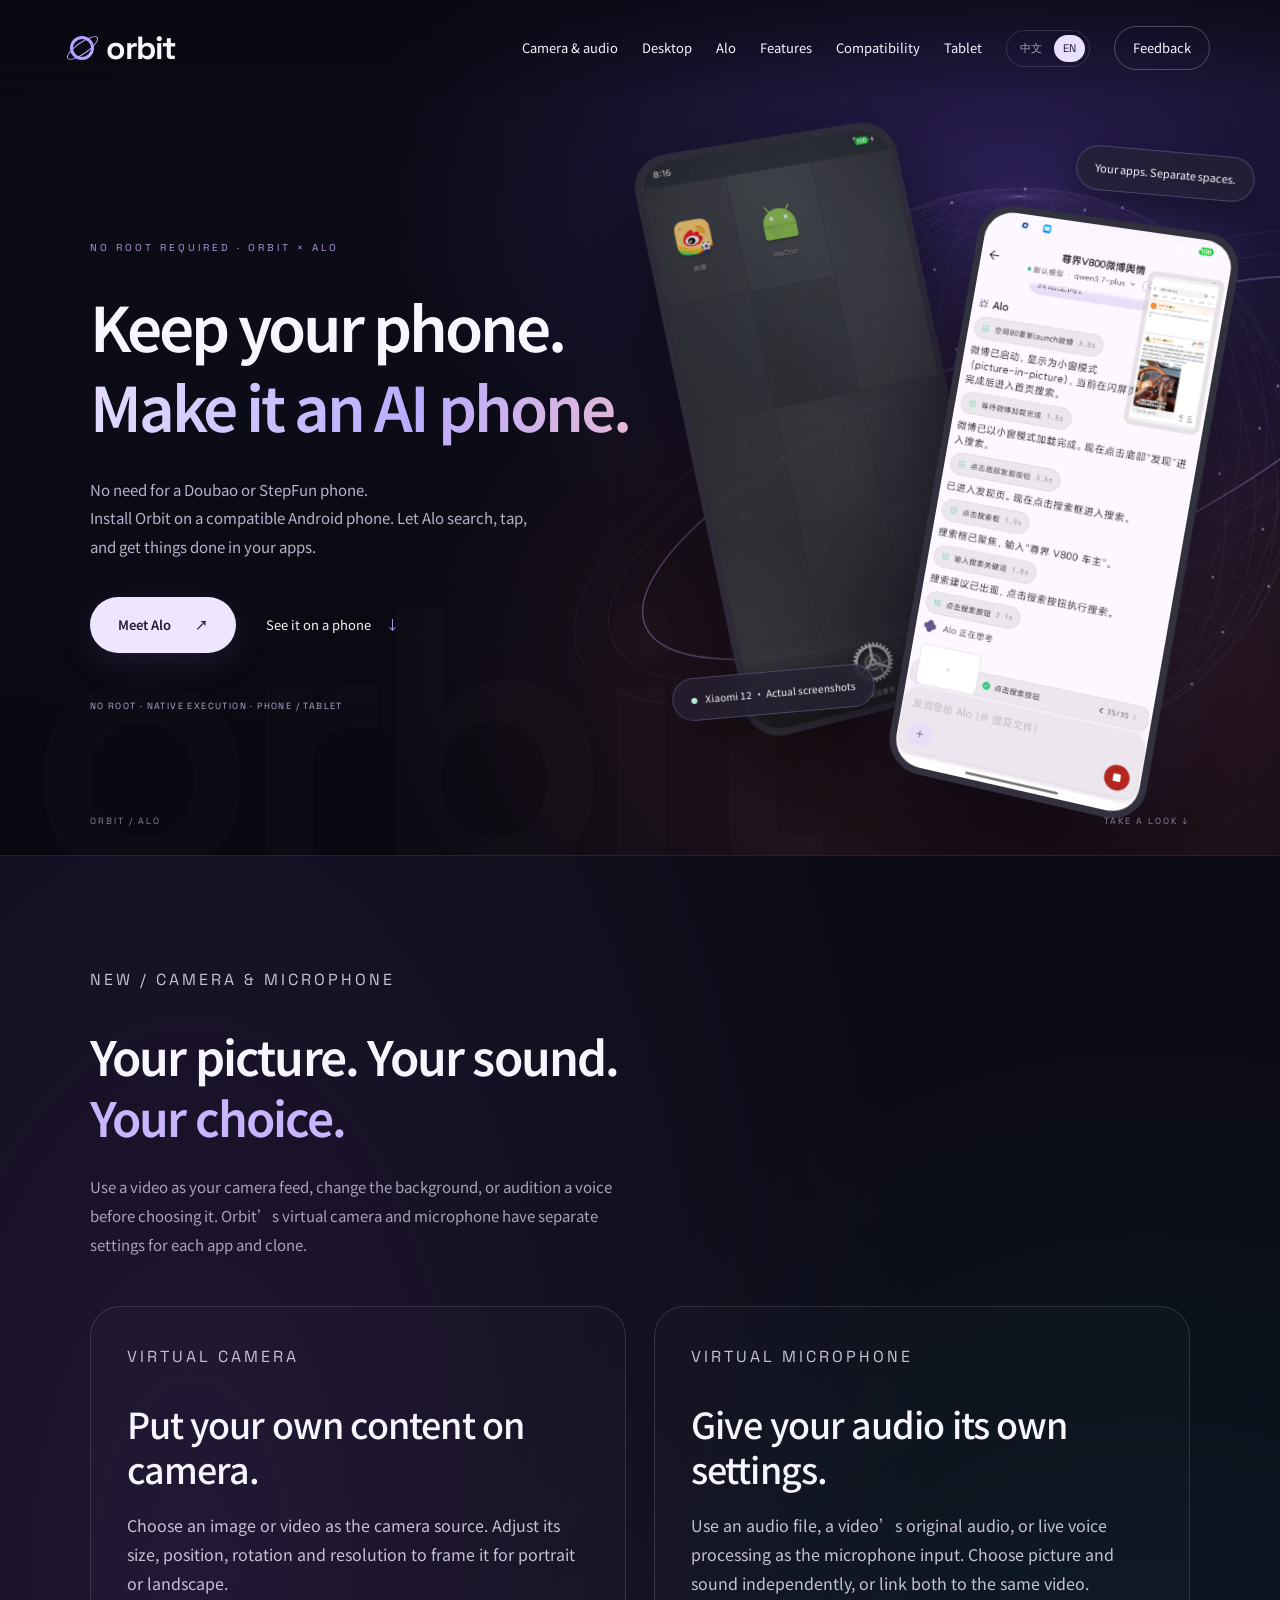
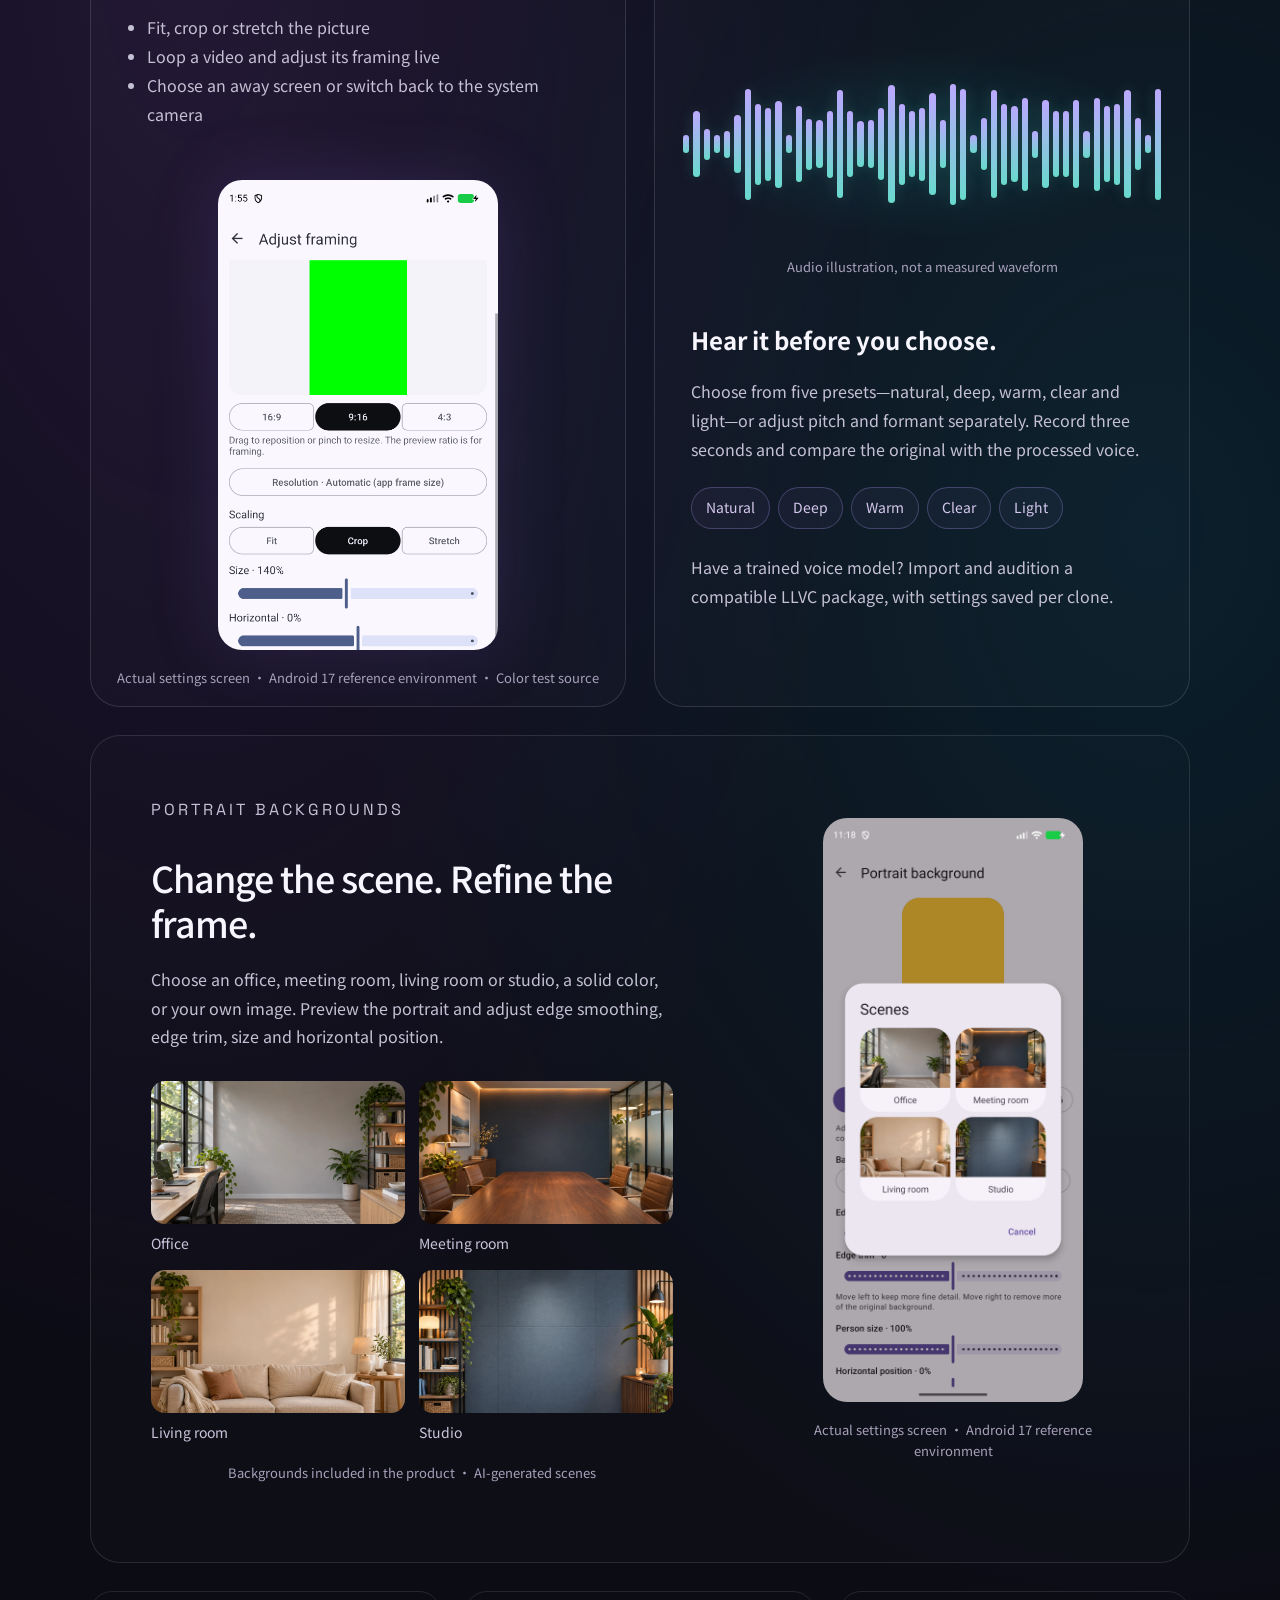
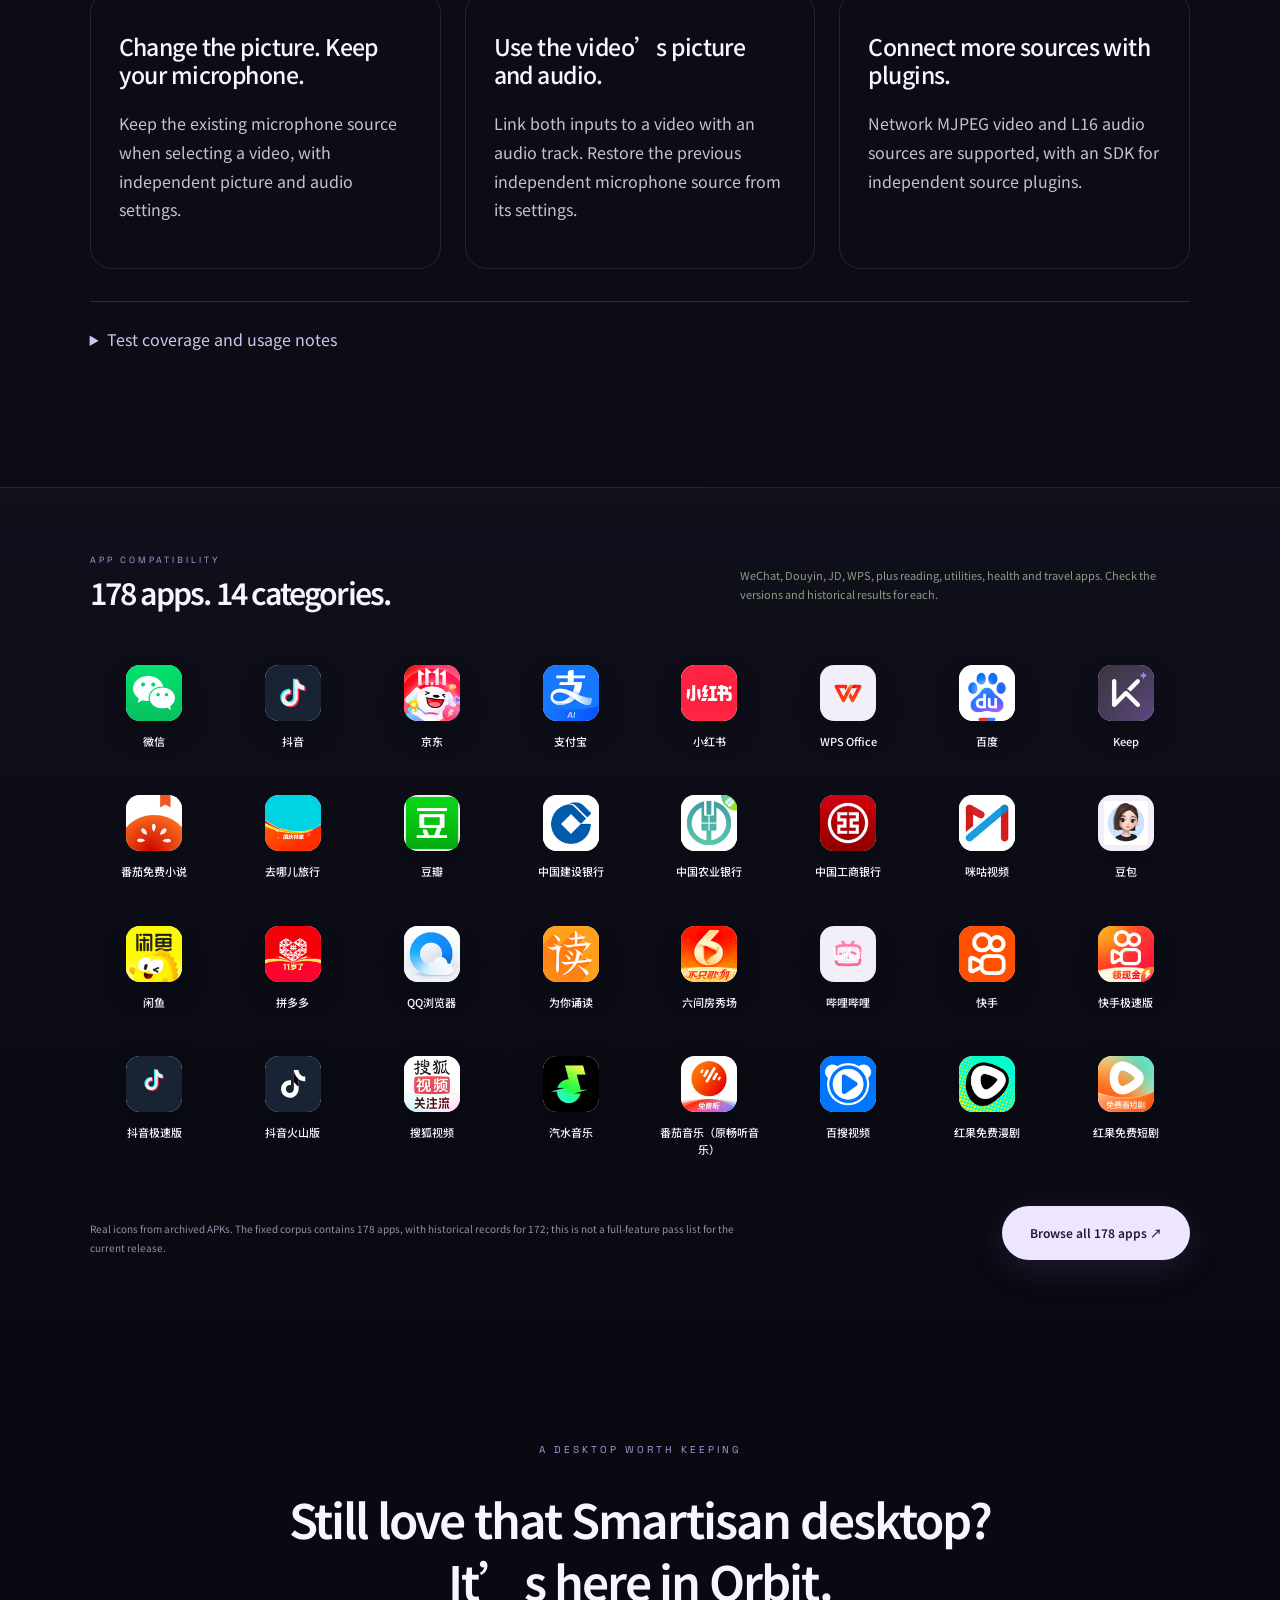
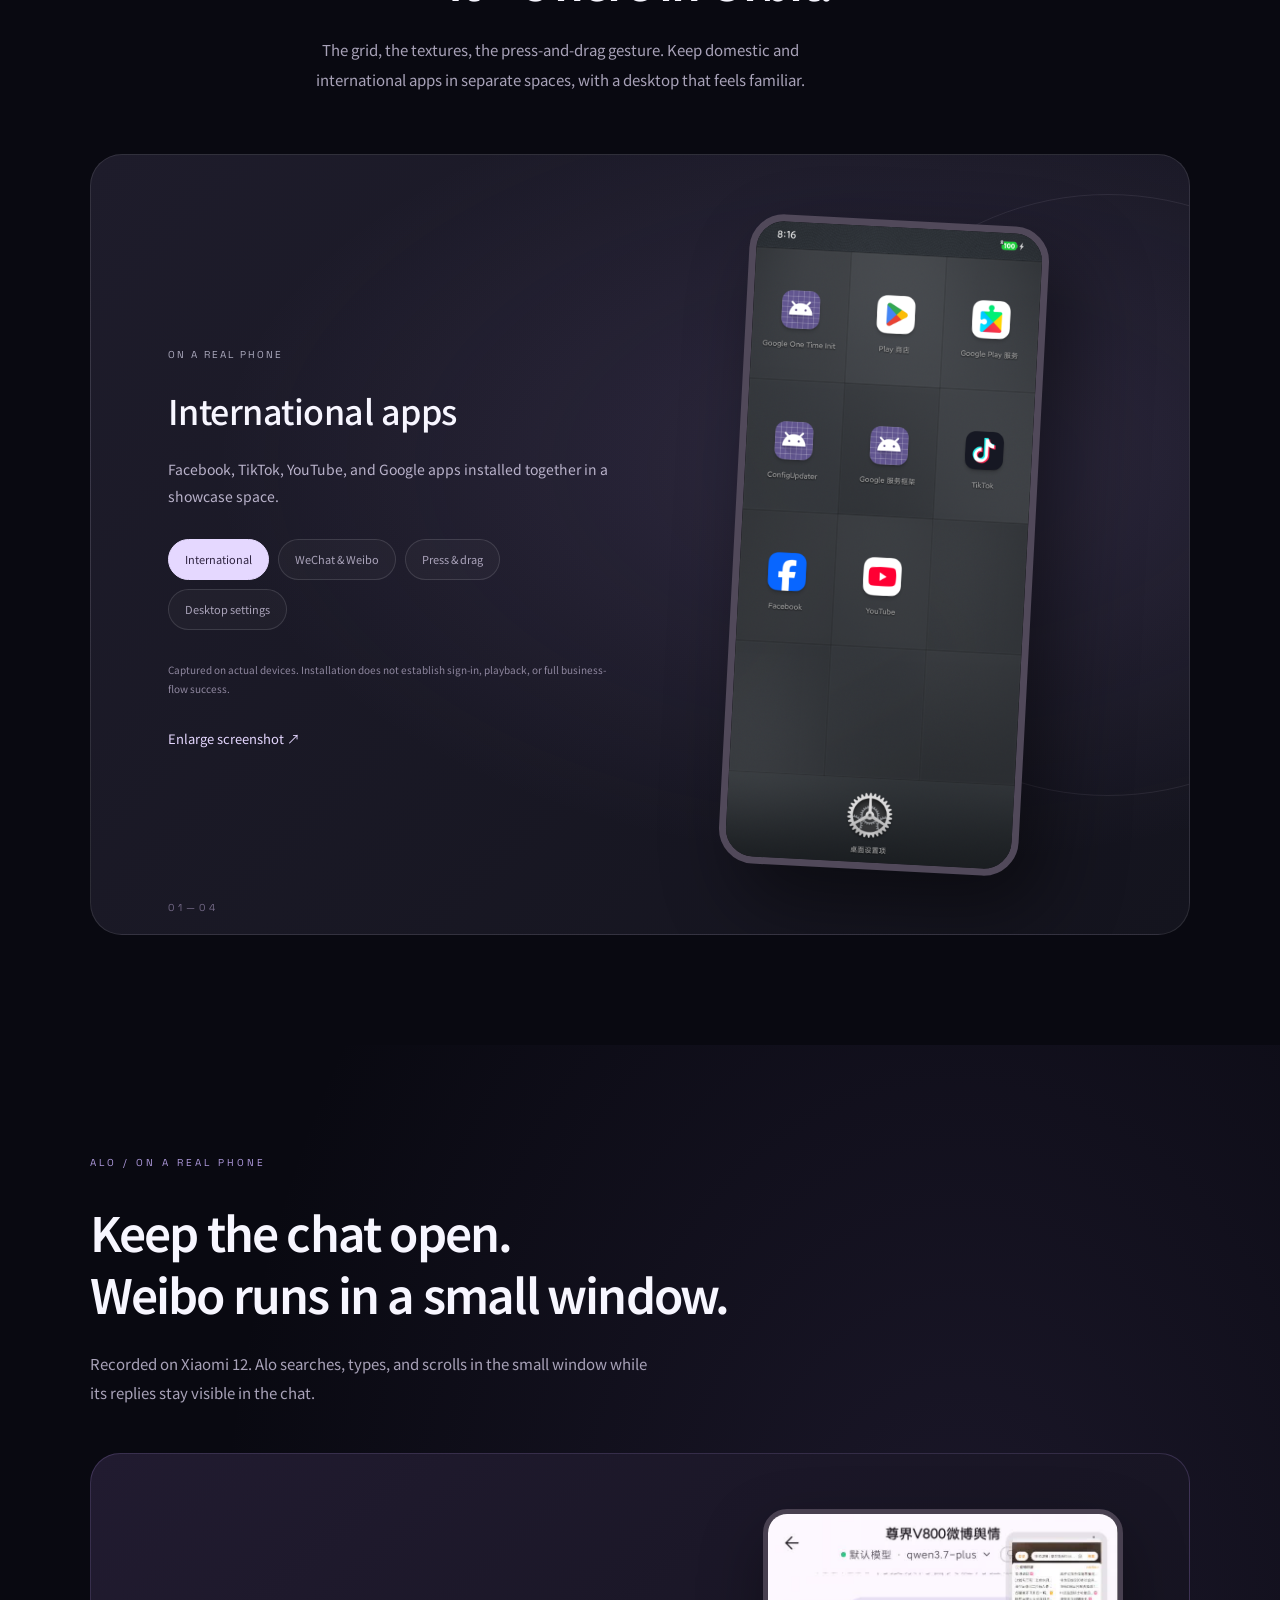
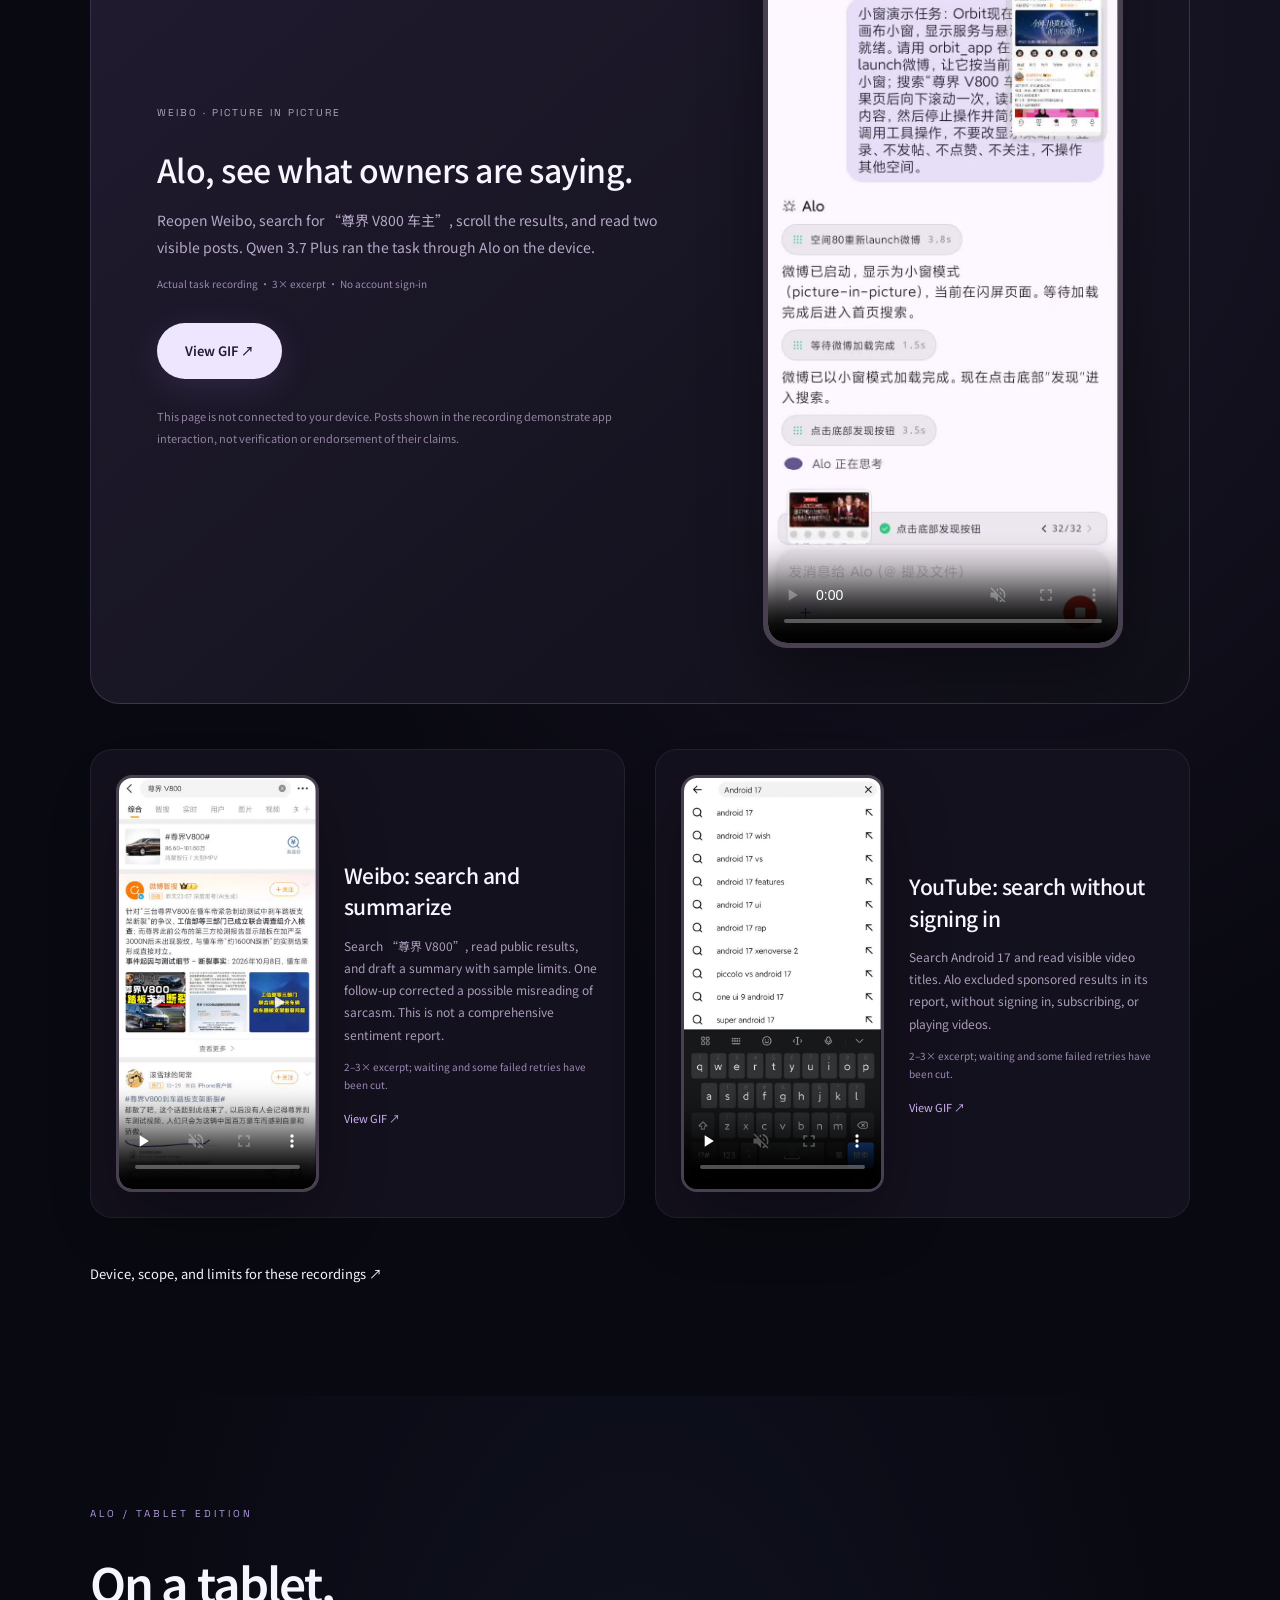
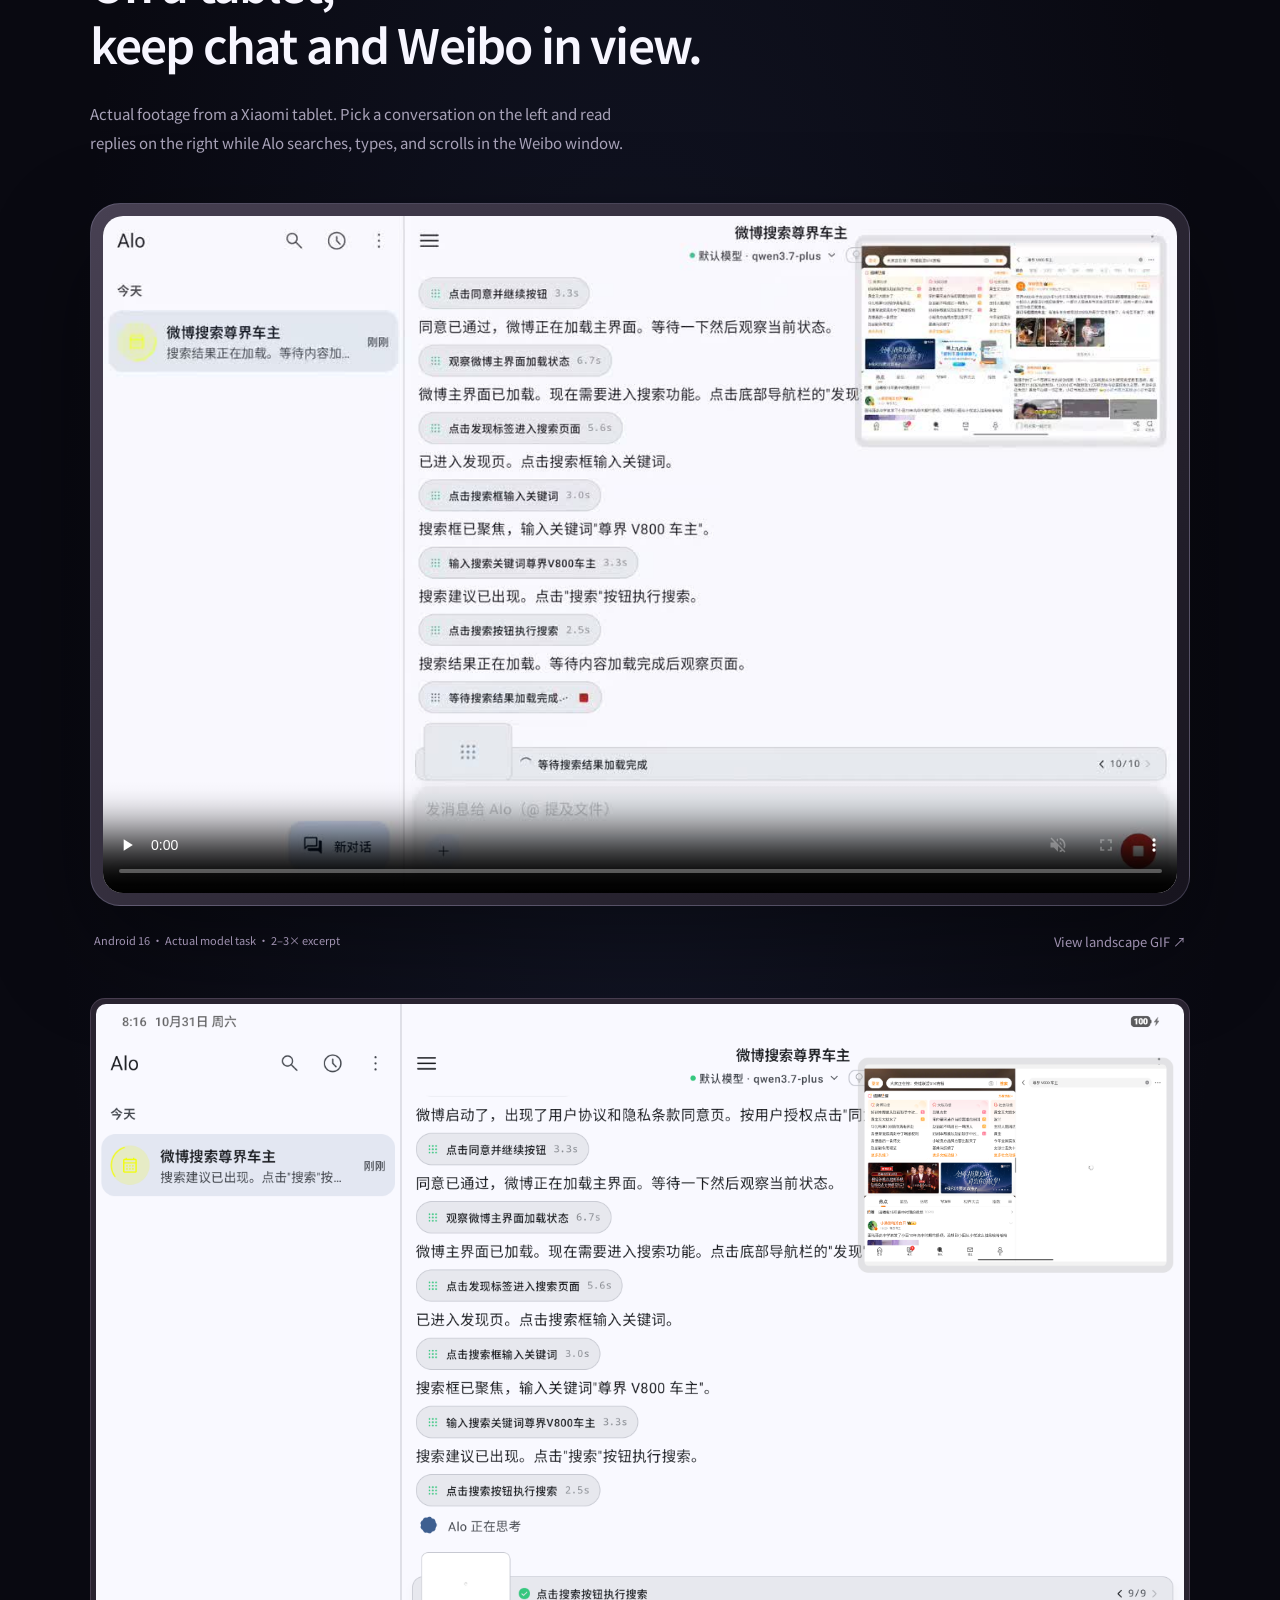
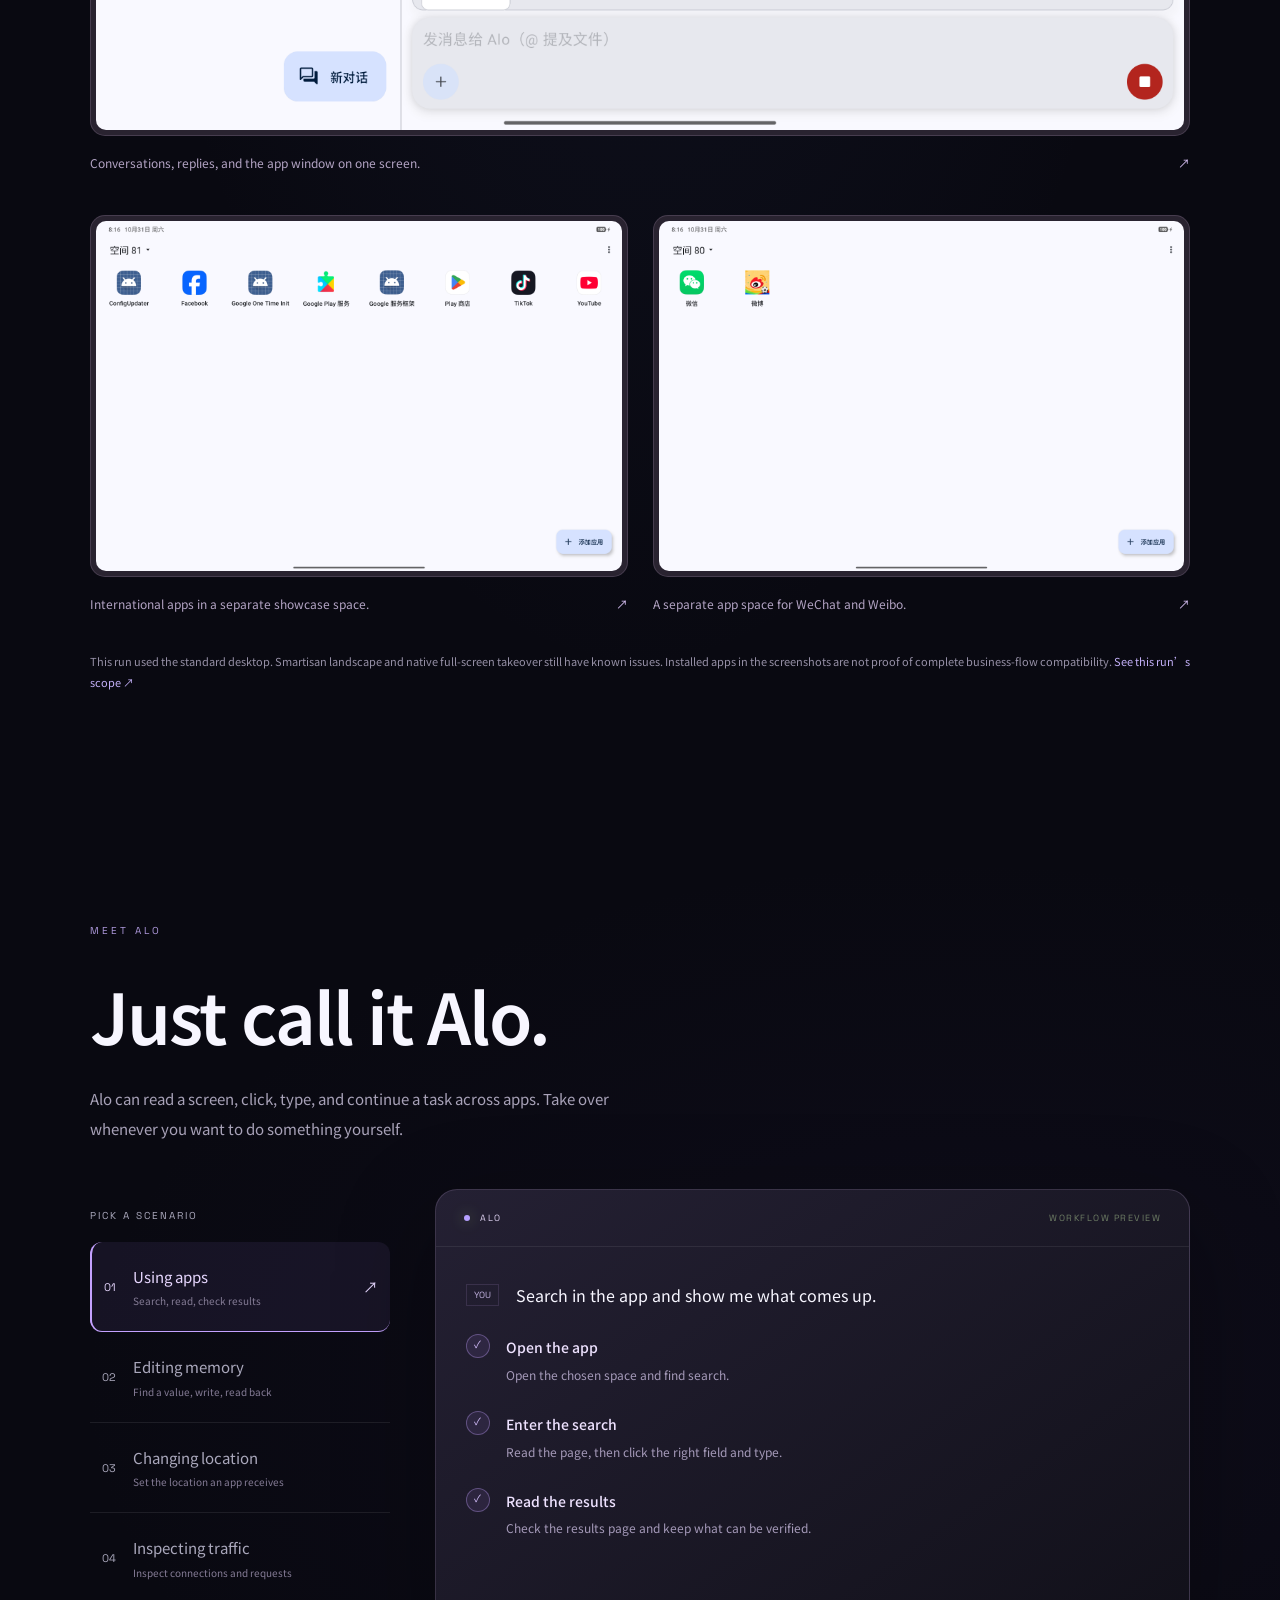
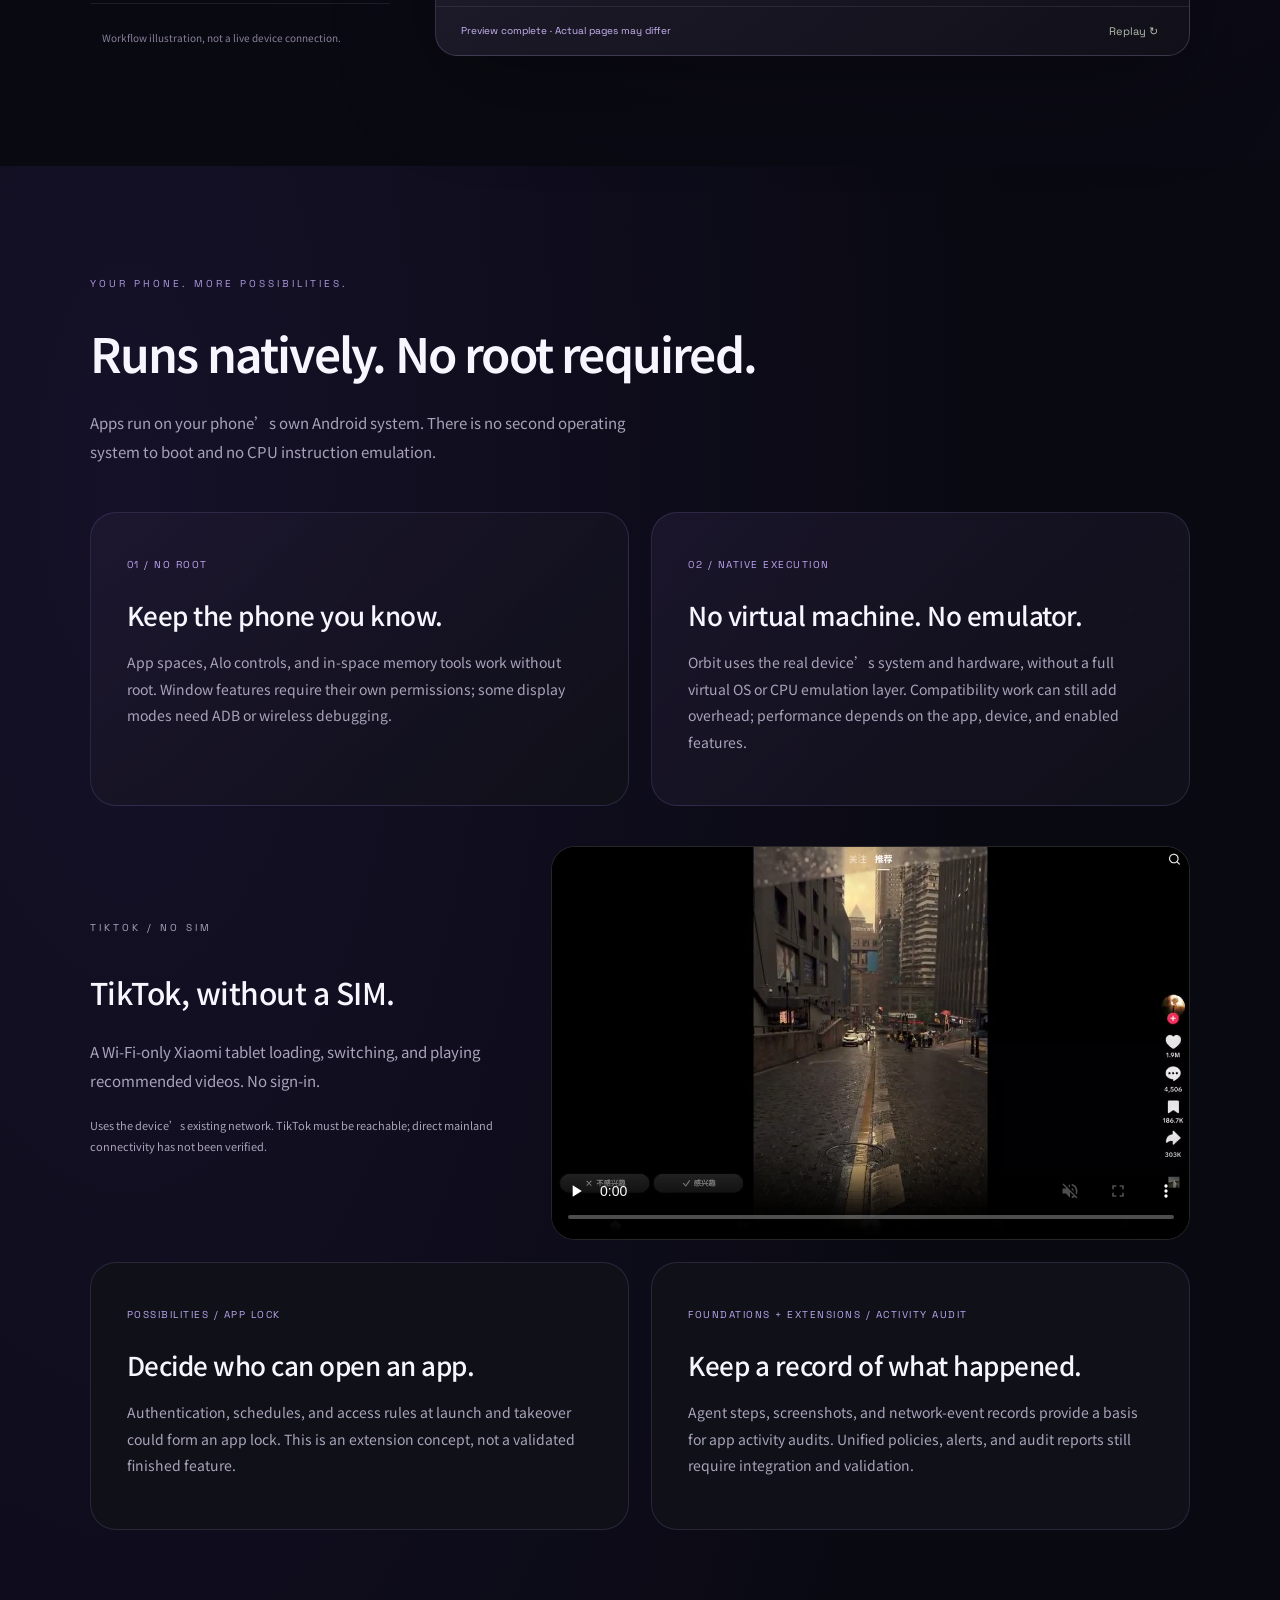
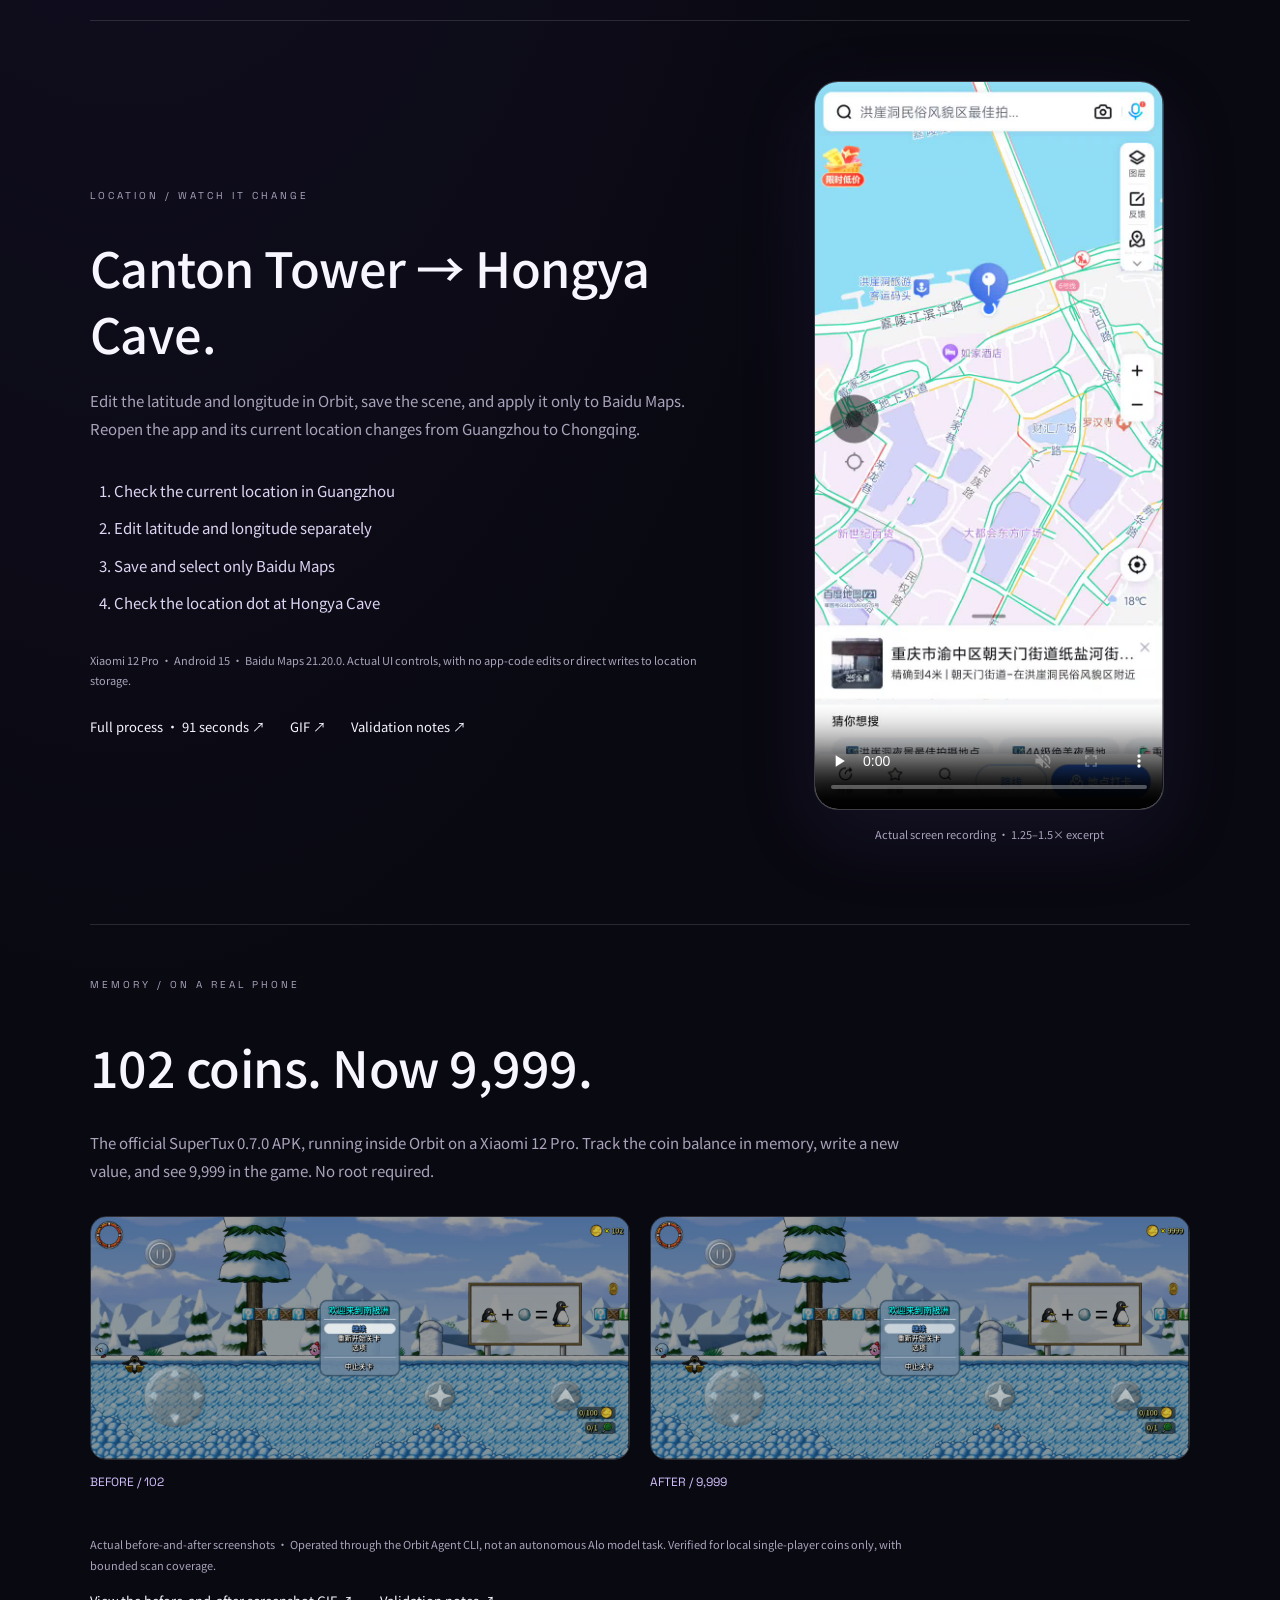
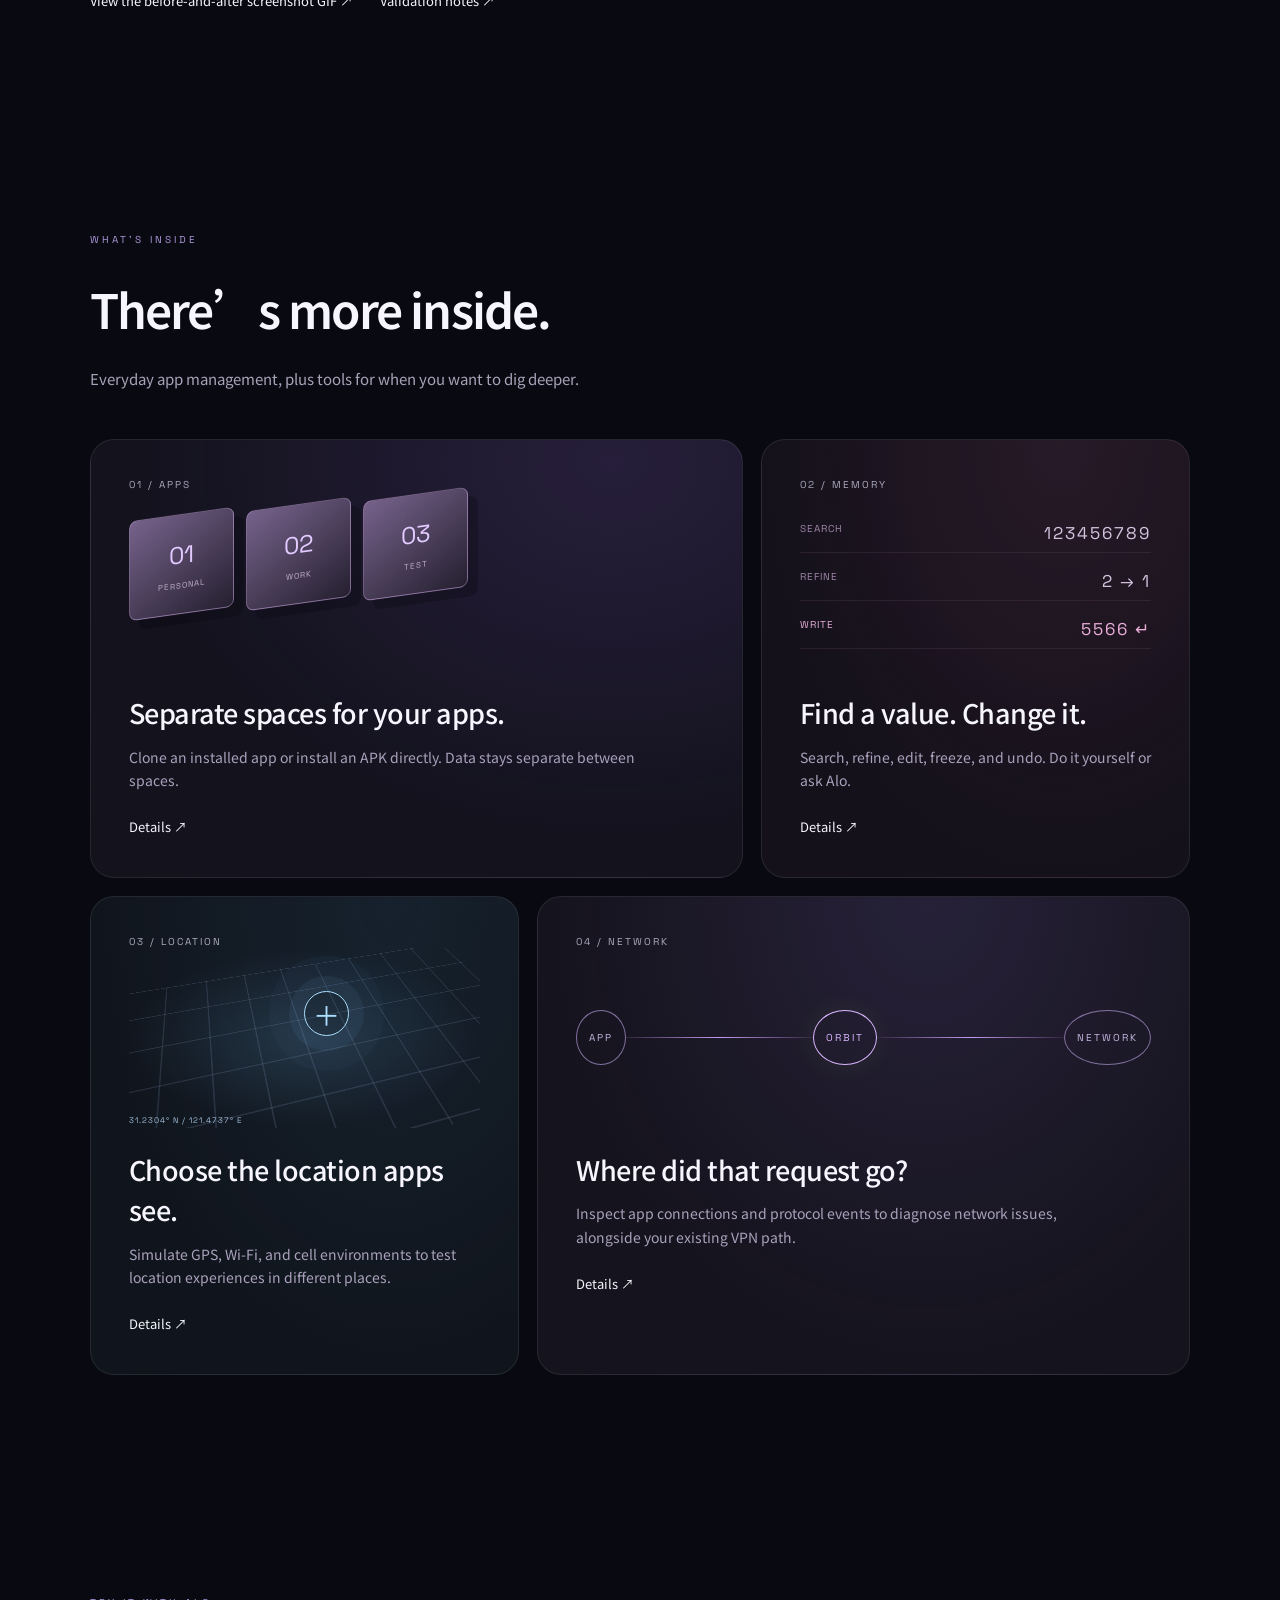
<file: index.en.html>
<!doctype html><html lang="en"><head><meta charset="utf-8"><meta name="viewport" content="width=device-width,initial-scale=1"><script src="assets/locale.js?v=20261031-compat"></script><title>Orbit · Meet Alo, your Android assistant</title><meta name="description" content="Manage your apps in Orbit. Ask Alo to search, read, and interact with them. Explore virtual camera and microphone inputs, portrait backgrounds, voice processing, app spaces, and location simulation."><meta name="theme-color" content="#090911"><meta property="og:title" content="Orbit · Meet Alo, your Android assistant"><meta property="og:description" content="Manage your apps in Orbit. Ask Alo to search, read, and interact with them. Explore virtual camera and microphone inputs, portrait backgrounds, voice processing, app spaces, and location simulation."><link rel="alternate" hreflang="zh-CN" href="index.html?lang=zh"><link rel="alternate" hreflang="en" href="index.en.html?lang=en"><link rel="icon" href="assets/favicon.svg"><link rel="stylesheet" href="assets/style.css?v=20261031-compat"><link rel="stylesheet" href="assets/refresh.css?v=20261031-compat"><script defer src="assets/app.js?v=20261031-compat"></script><script defer src="assets/gallery.js?v=20261031-compat"></script><link rel="stylesheet" href="assets/compatibility.css?v=20261031-compat"><link rel="stylesheet" href="assets/comparison.css?v=20261115"><link rel="stylesheet" href="assets/media-features.css?v=20261126"><link rel="stylesheet" href="assets/feedback.css?v=20261126"></head><body><a class="skip" href="#main">Skip to content</a><header><a class="brand" href="#"><span class="logo"></span>orbit<span class="brand-tag"></span></a><nav aria-label="Main navigation"><a href="#virtual-media">Camera & audio</a><a href="#screens">Desktop</a><a href="#demos">Alo</a><a href="#capabilities">Features</a><a href="#compatibility">Compatibility</a><a href="#tablet">Tablet</a><div class="language-switch" aria-label="Language"><a href="index.html?lang=zh" data-language="zh" lang="zh">中文</a><a href="index.en.html?lang=en" data-language="en" lang="en" aria-current="true">EN</a></div><a class="nav-contact" href="#feedback">Feedback</a></nav></header><main id="main">
 <section class="hero"><div class="hero-glow" aria-hidden="true"></div><div class="hero-copy"><p class="eyebrow">NO ROOT REQUIRED · ORBIT × ALO</p><h1>Keep your phone.<br><em>Make it an AI phone.</em></h1><p class="hero-description">No need for a Doubao or StepFun phone.<br> Install Orbit on a compatible Android phone. Let Alo search, tap, and get things done in your apps.</p><div class="actions"><a class="button primary" href="#demos">Meet Alo <span>↗</span></a><a class="text-link" href="#screens">See it on a phone <span>↓</span></a></div><div class="hero-foot"><span>NO ROOT · NATIVE EXECUTION · PHONE / TABLET</span></div></div><div class="hero-stage"><div class="hero-art" aria-hidden="true"><canvas id="orbit-canvas"></canvas></div><div class="device device-back"><img class="" src="assets/screens/china-desktop.png" alt="Orbit desktop with WeChat and Weibo on Xiaomi 12" loading="eager" decoding="async" width="1440" height="3200"></div><div class="device device-front"><img class="" src="assets/screens/alo-pip.png" alt="Actual Alo chat and Weibo small window running together" loading="eager" decoding="async" width="1440" height="3200"></div><span class="floating-label label-one">Your apps. Separate spaces.</span><span class="floating-label label-two"><i></i>Xiaomi 12 · Actual screenshots</span></div><div class="hero-bottom"><span>ORBIT / ALO</span><span>TAKE A LOOK ↓</span></div></section>
 <section class="section media-features" id="virtual-media"><div class="section-heading"><p class="eyebrow">NEW / CAMERA & MICROPHONE</p><h2>Your picture. Your sound.<br><em>Your choice.</em></h2><p>Use a video as your camera feed, change the background, or audition a voice before choosing it. Orbit’s virtual camera and microphone have separate settings for each app and clone.</p></div>
 <div class="media-feature-grid"><article class="media-camera"><div class="media-feature-copy"><p class="eyebrow">VIRTUAL CAMERA</p><h3>Put your own content on camera.</h3><p>Choose an image or video as the camera source. Adjust its size, position, rotation and resolution to frame it for portrait or landscape.</p><ul><li>Fit, crop or stretch the picture</li><li>Loop a video and adjust its framing live</li><li>Choose an away screen or switch back to the system camera</li></ul></div><button class="media-shot" data-zoom-src="assets/screens/media-framing.png" aria-label="Enlarge: Framing editor: aspect ratio, size, position and rotation"><img src="assets/screens/media-framing.png" alt="Framing editor: aspect ratio, size, position and rotation" loading="lazy" width="1080" height="2424"></button><p class="media-caption">Actual settings screen · Android 17 reference environment · Color test source</p></article>
 <article class="media-microphone"><div class="media-feature-copy"><p class="eyebrow">VIRTUAL MICROPHONE</p><h3>Give your audio its own settings.</h3><p>Use an audio file, a video’s original audio, or live voice processing as the microphone input. Choose picture and sound independently, or link both to the same video.</p></div><div class="media-wave" aria-hidden="true"><i style="height:18px"></i><i style="height:66px"></i><i style="height:31px"></i><i style="height:18px"></i><i style="height:27px"></i><i style="height:58px"></i><i style="height:111px"></i><i style="height:81px"></i><i style="height:73px"></i><i style="height:87px"></i><i style="height:18px"></i><i style="height:76px"></i><i style="height:51px"></i><i style="height:48px"></i><i style="height:67px"></i><i style="height:108px"></i><i style="height:66px"></i><i style="height:46px"></i><i style="height:48px"></i><i style="height:72px"></i><i style="height:118px"></i><i style="height:81px"></i><i style="height:66px"></i><i style="height:73px"></i><i style="height:102px"></i><i style="height:48px"></i><i style="height:121px"></i><i style="height:111px"></i><i style="height:18px"></i><i style="height:52px"></i><i style="height:108px"></i><i style="height:81px"></i><i style="height:76px"></i><i style="height:93px"></i><i style="height:27px"></i><i style="height:88px"></i><i style="height:66px"></i><i style="height:66px"></i><i style="height:88px"></i><i style="height:27px"></i><i style="height:93px"></i><i style="height:76px"></i><i style="height:81px"></i><i style="height:108px"></i><i style="height:52px"></i><i style="height:18px"></i><i style="height:111px"></i></div><p class="media-caption">Audio illustration, not a measured waveform</p><div class="media-voice-copy"><h4>Hear it before you choose.</h4><p>Choose from five presets—natural, deep, warm, clear and light—or adjust pitch and formant separately. Record three seconds and compare the original with the processed voice.</p><div class="media-tags"><span>Natural</span><span>Deep</span><span>Warm</span><span>Clear</span><span>Light</span></div><p>Have a trained voice model? Import and audition a compatible LLVC package, with settings saved per clone.</p></div></article></div>
 <article class="media-background"><div class="media-feature-copy"><p class="eyebrow">PORTRAIT BACKGROUNDS</p><h3>Change the scene. Refine the frame.</h3><p>Choose an office, meeting room, living room or studio, a solid color, or your own image. Preview the portrait and adjust edge smoothing, edge trim, size and horizontal position.</p><div class="media-scene-grid"><figure><img src="assets/media/portrait-scene-office.webp" alt="Office" loading="lazy" width="1440" height="810"><figcaption>Office</figcaption></figure><figure><img src="assets/media/portrait-scene-meeting.webp" alt="Meeting room" loading="lazy" width="1440" height="810"><figcaption>Meeting room</figcaption></figure><figure><img src="assets/media/portrait-scene-living.webp" alt="Living room" loading="lazy" width="1440" height="810"><figcaption>Living room</figcaption></figure><figure><img src="assets/media/portrait-scene-studio.webp" alt="Studio" loading="lazy" width="1440" height="810"><figcaption>Studio</figcaption></figure></div><p class="media-caption">Backgrounds included in the product · AI-generated scenes</p></div><figure><button class="media-shot" data-zoom-src="assets/screens/media-scenes.png" aria-label="Enlarge: Actual portrait background scene picker"><img src="assets/screens/media-scenes.png" alt="Actual portrait background scene picker" loading="lazy" width="1080" height="2424"></button><figcaption class="media-caption">Actual settings screen · Android 17 reference environment</figcaption></figure></article>
 <div class="media-mode-grid"><article><h3>Change the picture. Keep your microphone.</h3><p>Keep the existing microphone source when selecting a video, with independent picture and audio settings.</p></article><article><h3>Use the video’s picture and audio.</h3><p>Link both inputs to a video with an audio track. Restore the previous independent microphone source from its settings.</p></article><article><h3>Connect more sources with plugins.</h3><p>Network MJPEG video and L16 audio sources are supported, with an SDK for independent source plugins.</p></article></div><details class="media-validation"><summary>Test coverage and usage notes</summary><div class="media-validation-body"><div><h3>From capture to recording and playback.</h3><p>Records from November 21–24, 2026: Xiaomi 12 Pro / Android 15 tests cover file video, audio samples, live voice processing and trained-model capture. Android 17 reference tests cover backgrounds, framing and source switching. Xiaomi 17 media-workbench records cover recording, playback and export.</p><p>Bounded tests cover Camera1, Camera2, CameraX, NDK camera, AudioRecord, AAudio and MediaRecorder. Source-switch timing varies by interface; some paths require reopening capture or restarting the clone.</p><p>Network sources have local-connection tests only. Picture quality, voice quality, latency and echo reduction at a real meeting receiver still need separate validation. Recorded files have shown roughly 60–80 ms AV offset. These results do not establish zero latency or universal meeting-app support. Model import accepts the specified LLVC format, not arbitrary models or one-sentence voice cloning.</p></div><figure><button class="media-shot" data-zoom-src="assets/screens/media-workbench.png" aria-label="Enlarge: Xiaomi 17 media workbench: capture, recording, playback and export"><img src="assets/screens/media-workbench.png" alt="Xiaomi 17 media workbench: capture, recording, playback and export" loading="lazy" width="1080" height="2424"></button><figcaption class="media-caption">Historical device screenshot · Media test workbench</figcaption></figure></div></details></section><section class="app-showcase"><div class="app-showcase-top"><div><p class="eyebrow">APP COMPATIBILITY</p><h2>178 apps. 14 categories.</h2></div><p>WeChat, Douyin, JD, WPS, plus reading, utilities, health and travel apps. Check the versions and historical results for each.</p></div><div class="app-list real-icons"><a class="app-tile" href="compatibility.en.html#app-com.tencent.mm"><img class="app-icon" src="assets/icons/com.tencent.mm.png" width="64" height="64" loading="lazy" alt=""><strong>微信</strong></a><a class="app-tile" href="compatibility.en.html#app-com.ss.android.ugc.aweme"><img class="app-icon" src="assets/icons/com.ss.android.ugc.aweme.svg" width="64" height="64" loading="lazy" alt=""><strong>抖音</strong></a><a class="app-tile" href="compatibility.en.html#app-com.jingdong.app.mall"><img class="app-icon" src="assets/icons/com.jingdong.app.mall.png" width="64" height="64" loading="lazy" alt=""><strong>京东</strong></a><a class="app-tile" href="compatibility.en.html#app-com.eg.android.AlipayGphone"><img class="app-icon" src="assets/icons/com.eg.android.AlipayGphone.png" width="64" height="64" loading="lazy" alt=""><strong>支付宝</strong></a><a class="app-tile" href="compatibility.en.html#app-com.xingin.xhs"><img class="app-icon" src="assets/icons/com.xingin.xhs.png" width="64" height="64" loading="lazy" alt=""><strong>小红书</strong></a><a class="app-tile" href="compatibility.en.html#app-cn.wps.moffice_eng"><img class="app-icon" src="assets/icons/cn.wps.moffice_eng.png" width="64" height="64" loading="lazy" alt=""><strong>WPS Office</strong></a><a class="app-tile" href="compatibility.en.html#app-com.baidu.searchbox"><img class="app-icon" src="assets/icons/com.baidu.searchbox.png" width="64" height="64" loading="lazy" alt=""><strong>百度</strong></a><a class="app-tile" href="compatibility.en.html#app-com.gotokeep.keep"><img class="app-icon" src="assets/icons/com.gotokeep.keep.png" width="64" height="64" loading="lazy" alt=""><strong>Keep</strong></a><a class="app-tile" href="compatibility.en.html#app-com.dragon.read"><img class="app-icon" src="assets/icons/com.dragon.read.png" width="64" height="64" loading="lazy" alt=""><strong>番茄免费小说</strong></a><a class="app-tile" href="compatibility.en.html#app-com.Qunar"><img class="app-icon" src="assets/icons/com.Qunar.png" width="64" height="64" loading="lazy" alt=""><strong>去哪儿旅行</strong></a><a class="app-tile" href="compatibility.en.html#app-com.douban.frodo"><img class="app-icon" src="assets/icons/com.douban.frodo.png" width="64" height="64" loading="lazy" alt=""><strong>豆瓣</strong></a><a class="app-tile" href="compatibility.en.html#app-com.chinamworld.main"><img class="app-icon" src="assets/icons/com.chinamworld.main.png" width="64" height="64" loading="lazy" alt=""><strong>中国建设银行</strong></a><a class="app-tile" href="compatibility.en.html#app-com.android.bankabc"><img class="app-icon" src="assets/icons/com.android.bankabc.png" width="64" height="64" loading="lazy" alt=""><strong>中国农业银行</strong></a><a class="app-tile" href="compatibility.en.html#app-com.icbc"><img class="app-icon" src="assets/icons/com.icbc.png" width="64" height="64" loading="lazy" alt=""><strong>中国工商银行</strong></a><a class="app-tile" href="compatibility.en.html#app-com.cmcc.cmvideo"><img class="app-icon" src="assets/icons/com.cmcc.cmvideo.png" width="64" height="64" loading="lazy" alt=""><strong>咪咕视频</strong></a><a class="app-tile" href="compatibility.en.html#app-com.larus.nova"><img class="app-icon" src="assets/icons/com.larus.nova.png" width="64" height="64" loading="lazy" alt=""><strong>豆包</strong></a><a class="app-tile" href="compatibility.en.html#app-com.taobao.idlefish"><img class="app-icon" src="assets/icons/com.taobao.idlefish.png" width="64" height="64" loading="lazy" alt=""><strong>闲鱼</strong></a><a class="app-tile" href="compatibility.en.html#app-com.xunmeng.pinduoduo"><img class="app-icon" src="assets/icons/com.xunmeng.pinduoduo.png" width="64" height="64" loading="lazy" alt=""><strong>拼多多</strong></a><a class="app-tile" href="compatibility.en.html#app-com.tencent.mtt"><img class="app-icon" src="assets/icons/com.tencent.mtt.png" width="64" height="64" loading="lazy" alt=""><strong>QQ浏览器</strong></a><a class="app-tile" href="compatibility.en.html#app-com.ss.readpoem"><img class="app-icon" src="assets/icons/com.ss.readpoem.png" width="64" height="64" loading="lazy" alt=""><strong>为你诵读</strong></a><a class="app-tile" href="compatibility.en.html#app-com.tencent.tmgp.sixrooms"><img class="app-icon" src="assets/icons/com.tencent.tmgp.sixrooms.png" width="64" height="64" loading="lazy" alt=""><strong>六间房秀场</strong></a><a class="app-tile" href="compatibility.en.html#app-tv.danmaku.bili"><img class="app-icon" src="assets/icons/tv.danmaku.bili.png" width="64" height="64" loading="lazy" alt=""><strong>哔哩哔哩</strong></a><a class="app-tile" href="compatibility.en.html#app-com.smile.gifmaker"><img class="app-icon" src="assets/icons/com.smile.gifmaker.png" width="64" height="64" loading="lazy" alt=""><strong>快手</strong></a><a class="app-tile" href="compatibility.en.html#app-com.kuaishou.nebula"><img class="app-icon" src="assets/icons/com.kuaishou.nebula.png" width="64" height="64" loading="lazy" alt=""><strong>快手极速版</strong></a><a class="app-tile" href="compatibility.en.html#app-com.ss.android.ugc.aweme.lite"><img class="app-icon" src="assets/icons/com.ss.android.ugc.aweme.lite.svg" width="64" height="64" loading="lazy" alt=""><strong>抖音极速版</strong></a><a class="app-tile" href="compatibility.en.html#app-com.ss.android.ugc.live"><img class="app-icon" src="assets/icons/com.ss.android.ugc.live.svg" width="64" height="64" loading="lazy" alt=""><strong>抖音火山版</strong></a><a class="app-tile" href="compatibility.en.html#app-com.sohu.sohuvideo"><img class="app-icon" src="assets/icons/com.sohu.sohuvideo.png" width="64" height="64" loading="lazy" alt=""><strong>搜狐视频</strong></a><a class="app-tile" href="compatibility.en.html#app-com.luna.music"><img class="app-icon" src="assets/icons/com.luna.music.png" width="64" height="64" loading="lazy" alt=""><strong>汽水音乐</strong></a><a class="app-tile" href="compatibility.en.html#app-com.xs.fm.lite"><img class="app-icon" src="assets/icons/com.xs.fm.lite.png" width="64" height="64" loading="lazy" alt=""><strong>番茄音乐（原畅听音乐）</strong></a><a class="app-tile" href="compatibility.en.html#app-com.baidu.video"><img class="app-icon" src="assets/icons/com.baidu.video.png" width="64" height="64" loading="lazy" alt=""><strong>百搜视频</strong></a><a class="app-tile" href="compatibility.en.html#app-com.kylin.read"><img class="app-icon" src="assets/icons/com.kylin.read.png" width="64" height="64" loading="lazy" alt=""><strong>红果免费漫剧</strong></a><a class="app-tile" href="compatibility.en.html#app-com.phoenix.read"><img class="app-icon" src="assets/icons/com.phoenix.read.png" width="64" height="64" loading="lazy" alt=""><strong>红果免费短剧</strong></a></div><div class="catalog-teaser-foot"><p class="matrix-note">Real icons from archived APKs. The fixed corpus contains 178 apps, with historical records for 172; this is not a full-feature pass list for the current release.</p><a class="button primary" href="compatibility.en.html#app-catalog">Browse all 178 apps ↗</a></div></section><section class="section screenshot-section" id="screens"><div class="section-heading"><p class="eyebrow">A DESKTOP WORTH KEEPING</p><h2>Still love that Smartisan desktop?<br>It’s here in Orbit.</h2><p>The grid, the textures, the press-and-drag gesture. Keep domestic and international apps in separate spaces, with a desktop that feels familiar.</p></div><div class="screen-stage"><div class="screen-copy"><span class="mini-label">ON A REAL PHONE</span><h3 id="shot-title">International apps</h3><p id="shot-description">Facebook, TikTok, YouTube, and Google apps installed together in a showcase space.</p><div class="shot-tabs" role="group" aria-label="Choose a screenshot">
 <button class="active" data-shot="overseas" aria-pressed="true">International</button><button data-shot="china" aria-pressed="false">WeChat & Weibo</button><button data-shot="drag" aria-pressed="false">Press & drag</button><button data-shot="settings" aria-pressed="false">Desktop settings</button></div><p class="shot-note">Captured on actual devices. Installation does not establish sign-in, playback, or full business-flow success.</p><button class="text-link image-zoom" data-zoom-target="main-shot">Enlarge screenshot ↗</button></div><div class="showcase-phone"><img id="main-shot" src="assets/screens/overseas-desktop.png" width="1440" height="3200" loading="lazy" alt="Actual international app desktop"></div><div class="screen-number" aria-hidden="true">01—04</div></div></section>
 <section class="section real-demos" id="demos"><div class="section-heading"><p class="eyebrow">ALO / ON A REAL PHONE</p><h2>Keep the chat open.<br>Weibo runs in a small window.</h2><p>Recorded on Xiaomi 12. Alo searches, types, and scrolls in the small window while its replies stay visible in the chat.</p></div><div class="demo-feature"><div class="demo-feature-copy"><span class="mini-label">WEIBO · PICTURE IN PICTURE</span><h3>Alo, see what owners are saying.</h3><p>Reopen Weibo, search for “尊界 V800 车主”, scroll the results, and read two visible posts. Qwen 3.7 Plus ran the task through Alo on the device.</p><p class="media-note">Actual task recording · 3× excerpt · No account sign-in</p><a class="button primary" href="assets/media/alo-weibo-pip.gif" target="_blank" rel="noopener">View GIF ↗</a><p class="shot-note">This page is not connected to your device. Posts shown in the recording demonstrate app interaction, not verification or endorsement of their claims.</p></div><video class="demo-video" controls muted playsinline preload="metadata" poster="assets/media/alo-weibo-pip-poster.jpg" aria-label="Actual recording of Alo operating Weibo in a small window"><source src="assets/media/alo-weibo-pip.mp4" type="video/mp4">Download the video to watch.</video></div><div class="demo-secondary"><article class="demo-secondary-card"><video class="demo-video" controls muted playsinline preload="none" poster="assets/media/alo-weibo-poster.jpg" aria-label="Weibo: search and summarize"><source src="assets/media/alo-weibo.mp4" type="video/mp4"></video><div><h3>Weibo: search and summarize</h3><p>Search “尊界 V800”, read public results, and draft a summary with sample limits. One follow-up corrected a possible misreading of sarcasm. This is not a comprehensive sentiment report.</p><p class="media-note">2–3× excerpt; waiting and some failed retries have been cut.</p><a class="text-link" href="assets/media/alo-weibo.gif" target="_blank" rel="noopener">View GIF ↗</a></div></article><article class="demo-secondary-card"><video class="demo-video" controls muted playsinline preload="none" poster="assets/media/alo-youtube-poster.jpg" aria-label="YouTube: search without signing in"><source src="assets/media/alo-youtube.mp4" type="video/mp4"></video><div><h3>YouTube: search without signing in</h3><p>Search Android 17 and read visible video titles. Alo excluded sponsored results in its report, without signing in, subscribing, or playing videos.</p><p class="media-note">2–3× excerpt; waiting and some failed retries have been cut.</p><a class="text-link" href="assets/media/alo-youtube.gif" target="_blank" rel="noopener">View GIF ↗</a></div></article></div><a class="text-link evidence-link" href="evidence.en.html#recordings">Device, scope, and limits for these recordings ↗</a></section><section class="section tablet-demo" id="tablet"><div class="section-heading"><p class="eyebrow">ALO / TABLET EDITION</p><h2>On a tablet,<br>keep chat and Weibo in view.</h2><p>Actual footage from a Xiaomi tablet. Pick a conversation on the left and read replies on the right while Alo searches, types, and scrolls in the Weibo window.</p></div><div class="tablet-video-frame"><video controls muted playsinline preload="none" poster="assets/media/alo-tablet-poster.jpg" aria-label="Alo operating Weibo in a floating window on a landscape Xiaomi tablet"><source src="assets/media/alo-tablet.mp4" type="video/mp4"></video></div><div class="tablet-caption"><span>Android 16 · Actual model task · 2–3× excerpt</span><a class="text-link" href="assets/media/alo-tablet.gif" target="_blank" rel="noopener">View landscape GIF ↗</a></div><div class="tablet-shots"><figure><button class="tablet-shot-button" data-zoom-src="assets/screens/tablet-alo.png" aria-label="Enlarge tablet screenshot"><img src="assets/screens/tablet-alo.png" alt="Conversations, replies, and the app window on one screen." loading="lazy" width="3048" height="2032"></button><figcaption>Conversations, replies, and the app window on one screen. <span>↗</span></figcaption></figure><figure><button class="tablet-shot-button" data-zoom-src="assets/screens/tablet-apps.png" aria-label="Enlarge tablet screenshot"><img src="assets/screens/tablet-apps.png" alt="International apps in a separate showcase space." loading="lazy" width="3048" height="2032"></button><figcaption>International apps in a separate showcase space. <span>↗</span></figcaption></figure><figure><button class="tablet-shot-button" data-zoom-src="assets/screens/tablet-domestic.png" aria-label="Enlarge tablet screenshot"><img src="assets/screens/tablet-domestic.png" alt="A separate app space for WeChat and Weibo." loading="lazy" width="3048" height="2032"></button><figcaption>A separate app space for WeChat and Weibo. <span>↗</span></figcaption></figure></div><p class="matrix-note">This run used the standard desktop. Smartisan landscape and native full-screen takeover still have known issues. Installed apps in the screenshots are not proof of complete business-flow compatibility. <a href="evidence.en.html#tablet">See this run’s scope ↗</a></p></section><section class="section agent-section" id="agent"><div class="section-heading"><p class="eyebrow">MEET ALO</p><h2>Just call it Alo.</h2><p>Alo can read a screen, click, type, and continue a task across apps. Take over whenever you want to do something yourself.</p></div><div class="agent-workspace"><div class="scenario-picker"><span class="mini-label">PICK A SCENARIO</span><button class="scenario active" data-scenario="ui" aria-pressed="true"><span>01</span><div>Using apps<small>Search, read, check results</small></div><b>↗</b></button><button class="scenario " data-scenario="memory" aria-pressed="false"><span>02</span><div>Editing memory<small>Find a value, write, read back</small></div><b>↗</b></button><button class="scenario " data-scenario="location" aria-pressed="false"><span>03</span><div>Changing location<small>Set the location an app receives</small></div><b>↗</b></button><button class="scenario " data-scenario="network" aria-pressed="false"><span>04</span><div>Inspecting traffic<small>Inspect connections and requests</small></div><b>↗</b></button><p>Workflow illustration, not a live device connection.</p></div><div class="console"><div class="console-top"><span><i></i> ALO</span><span>WORKFLOW PREVIEW</span></div><div class="prompt"><span>YOU</span><p id="demo-prompt"></p></div><div class="steps" id="demo-steps" aria-live="polite"></div><div class="console-bottom"><span id="demo-result"></span><button id="replay">Replay ↻</button></div></div></div></section>
 <section class="section native-promise" id="native-execution"><div class="section-heading"><p class="eyebrow">YOUR PHONE. MORE POSSIBILITIES.</p><h2>Runs natively. No root required.</h2><p>Apps run on your phone’s own Android system. There is no second operating system to boot and no CPU instruction emulation.</p></div><div class="native-cards"><article><span>01 / NO ROOT</span><h3>Keep the phone you know.</h3><p>App spaces, Alo controls, and in-space memory tools work without root. Window features require their own permissions; some display modes need ADB or wireless debugging.</p></article><article><span>02 / NATIVE EXECUTION</span><h3>No virtual machine. No emulator.</h3><p>Orbit uses the real device’s system and hardware, without a full virtual OS or CPU emulation layer. Compatibility work can still add overhead; performance depends on the app, device, and enabled features.</p></article></div><div class="sim-demo"><div><p class="eyebrow">TIKTOK / NO SIM</p><h3>TikTok, without a SIM.</h3><p>A Wi-Fi-only Xiaomi tablet loading, switching, and playing recommended videos. No sign-in.</p><p class="matrix-note">Uses the device’s existing network. TikTok must be reachable; direct mainland connectivity has not been verified.</p></div><video controls muted playsinline preload="none" poster="assets/media/tiktok-nosim-poster.jpg" aria-label="Actual TikTok playback on a SIM-free tablet"><source src="assets/media/tiktok-nosim.mp4" type="video/mp4"></video></div><div class="native-cards extensions"><article><span>POSSIBILITIES / APP LOCK</span><h3>Decide who can open an app.</h3><p>Authentication, schedules, and access rules at launch and takeover could form an app lock. This is an extension concept, not a validated finished feature.</p></article><article><span>FOUNDATIONS + EXTENSIONS / ACTIVITY AUDIT</span><h3>Keep a record of what happened.</h3><p>Agent steps, screenshots, and network-event records provide a basis for app activity audits. Unified policies, alerts, and audit reports still require integration and validation.</p></article></div><div class="location-demo" id="location-demo"><div class="location-demo-copy"><p class="eyebrow">LOCATION / WATCH IT CHANGE</p><h3>Canton Tower → Hongya Cave.</h3><p>Edit the latitude and longitude in Orbit, save the scene, and apply it only to Baidu Maps. Reopen the app and its current location changes from Guangzhou to Chongqing.</p><ol class="location-steps"><li>Check the current location in Guangzhou</li><li>Edit latitude and longitude separately</li><li>Save and select only Baidu Maps</li><li>Check the location dot at Hongya Cave</li></ol><p class="matrix-note">Xiaomi 12 Pro · Android 15 · Baidu Maps 21.20.0. Actual UI controls, with no app-code edits or direct writes to location storage.</p><div class="location-links"><a class="text-link" href="assets/media/baidu-location-full.mp4" target="_blank" rel="noopener">Full process · 91 seconds ↗</a><a class="text-link" href="assets/media/baidu-location.gif" target="_blank" rel="noopener">GIF ↗</a><a class="text-link" href="evidence.en.html#baidu-location">Validation notes ↗</a></div></div><figure><video controls muted playsinline preload="none" poster="assets/media/baidu-location-poster.jpg" aria-label="Actual UI recording: editing coordinates to change location from Canton Tower to Hongya Cave"><source src="assets/media/baidu-location.mp4" type="video/mp4"></video><figcaption>Actual screen recording · 1.25–1.5× excerpt</figcaption></figure></div><div class="gold-demo" id="game-memory"><p class="eyebrow">MEMORY / ON A REAL PHONE</p><h3>102 coins. Now 9,999.</h3><p>The official SuperTux 0.7.0 APK, running inside Orbit on a Xiaomi 12 Pro. Track the coin balance in memory, write a new value, and see 9,999 in the game. No root required.</p><div class="gold-pair"><figure><a href="assets/media/gold-before.jpg" target="_blank" rel="noopener"><img src="assets/media/gold-before.jpg" width="1600" height="720" loading="lazy" alt="Before: the game shows 102 coins in the top-right corner"></a><figcaption>BEFORE / 102</figcaption></figure><figure><a href="assets/media/gold-after.jpg" target="_blank" rel="noopener"><img src="assets/media/gold-after.jpg" width="1600" height="720" loading="lazy" alt="After: the game shows 9,999 coins in the top-right corner"></a><figcaption>AFTER / 9,999</figcaption></figure></div><p class="matrix-note">Actual before-and-after screenshots · Operated through the Orbit Agent CLI, not an autonomous Alo model task. Verified for local single-player coins only, with bounded scan coverage.</p><a class="text-link" href="assets/media/gold-comparison.gif" target="_blank" rel="noopener">View the before-and-after screenshot GIF ↗</a> <a class="text-link" href="evidence.en.html#game-memory">Validation notes ↗</a></div></section><section class="section intro" id="capabilities"><div class="section-heading"><p class="eyebrow">WHAT’S INSIDE</p><h2>There’s more inside.</h2><p>Everyday app management, plus tools for when you want to dig deeper.</p></div><div class="cap-grid"><article class="cap-card wide"><div class="card-number">01 / APPS</div><div class="space-visual" aria-hidden="true"><div>01<small>PERSONAL</small></div><div>02<small>WORK</small></div><div>03<small>TEST</small></div></div><h3>Separate spaces for your apps.</h3><p>Clone an installed app or install an APK directly. Data stays separate between spaces.</p><a class="text-link" href="evidence.en.html">Details ↗</a></article><article class="cap-card "><div class="card-number">02 / MEMORY</div><div class="memory-visual" aria-hidden="true"><span>SEARCH <b>123456789</b></span><span>REFINE <b>2 → 1</b></span><span class="highlight">WRITE <b>5566 ↵</b></span></div><h3>Find a value. Change it.</h3><p>Search, refine, edit, freeze, and undo. Do it yourself or ask Alo.</p><a class="text-link" href="evidence.en.html">Details ↗</a></article><article class="cap-card "><div class="card-number">03 / LOCATION</div><div class="location-visual" aria-hidden="true"><div class="map-lines"></div><span class="map-pin">＋</span><span class="coordinates">31.2304° N / 121.4737° E</span></div><h3>Choose the location apps see.</h3><p>Simulate GPS, Wi-Fi, and cell environments to test location experiences in different places.</p><a class="text-link" href="evidence.en.html">Details ↗</a></article><article class="cap-card wide"><div class="card-number">04 / NETWORK</div><div class="network-visual" aria-hidden="true"><span>APP</span><i></i><span>ORBIT</span><i></i><span>NETWORK</span></div><h3>Where did that request go?</h3><p>Inspect app connections and protocol events to diagnose network issues, alongside your existing VPN path.</p><a class="text-link" href="evidence.en.html">Details ↗</a></article></div></section><section class="section plays-section" id="playbooks"><div class="section-heading"><p class="eyebrow">TRY IT WITH ALO</p><h2>A few things to try.</h2><p>These tasks have execution records. The validation notes cover the devices and limits of each run.</p></div><div class="plays-grid"><article class="play"><span class="mini-label">01</span><h3>Find dinner. Check the route.</h3><p>Send a Dianping restaurant to Baidu Maps, check the walk, and return to the listing.</p><a class="text-link" href="evidence.en.html#playbooks">Test scope ↗</a></article><article class="play"><span class="mini-label">02</span><h3>Search Weibo and Bilibili.</h3><p>Look up one topic in both apps and keep each result linked to its source.</p><a class="text-link" href="evidence.en.html#playbooks">Test scope ↗</a></article><article class="play"><span class="mini-label">03</span><h3>Keep several apps open.</h3><p>Keep each app’s page. Close one while the others remain available.</p><a class="text-link" href="evidence.en.html#playbooks">Test scope ↗</a></article><article class="play"><span class="mini-label">04</span><h3>Take over when you want.</h3><p>Take control during a task, then hand the app back to resume automation.</p><a class="text-link" href="evidence.en.html#playbooks">Test scope ↗</a></article><article class="play"><span class="mini-label">05</span><h3>Don’t know the value? Track changes.</h3><p>Refine memory results by changes, with the option to undo a scan.</p><a class="text-link" href="evidence.en.html#playbooks">Test scope ↗</a></article><article class="play"><span class="mini-label">06</span><h3>Ask Alo to edit and check.</h3><p>Find and edit a value, then read it back. Freeze it when needed and restore it afterward.</p><a class="text-link" href="evidence.en.html#playbooks">Test scope ↗</a></article><article class="play"><span class="mini-label">07</span><h3>Fill forms inside apps.</h3><p>Type, submit forms, and scroll through web and native interfaces.</p><a class="text-link" href="evidence.en.html#playbooks">Test scope ↗</a></article><article class="play"><span class="mini-label">08</span><h3>One app stalls. Keep the other.</h3><p>Keep the original search page when a second app fails to open.</p><a class="text-link" href="evidence.en.html#playbooks">Test scope ↗</a></article><article class="play"><span class="mini-label">09</span><h3>Connect your own agent.</h3><p>Use open interfaces to bring app and UI controls into your existing tools.</p><a class="text-link" href="evidence.en.html#playbooks">Test scope ↗</a></article></div></section><section class="section comparison-section" id="real-world-comparison"><div class="section-heading"><p class="eyebrow">COMPATIBILITY / REAL FOOTAGE</p><h2>Installed is only the start.</h2><p>What happens when you open a cloned app? Watch these recorded attempts, then explore Orbit’s app test results.</p></div><div class="comparison-grid"><article class="comparison-card"><div class="comparison-card-heading"><p>Dual Space · CLS</p><h3>Returns to the app list</h3></div><video controls muted playsinline preload="none" poster="assets/media/comparison-dual-space.jpg" aria-label="Dual Space · CLS"><source src="assets/media/comparison-dual-space.mp4" type="video/mp4"></video><div class="comparison-caption"><p>The launch screen appears, followed by a return to the Dual Space app list.</p><span>Source 00:00.8–00:07.8 · Continuous excerpt · 1×</span></div></article><article class="comparison-card"><div class="comparison-card-heading"><p>Clone Master · CLS / HSBC</p><h3>Different apps, different outcomes</h3></div><video controls muted playsinline preload="none" poster="assets/media/comparison-clone-master.jpg" aria-label="Clone Master · CLS / HSBC"><source src="assets/media/comparison-clone-master.mp4" type="video/mp4"></video><div class="comparison-caption"><p>CLS reaches its home feed. HSBC HK Mobile Banking then loads and returns to the clone app list. Both outcomes are retained.</p><span>Source 00:23.0–00:39.2 · Continuous excerpt · 1×</span></div></article><article class="comparison-card"><div class="comparison-card-heading"><p>OurPlay · Diandian Chuanshu</p><h3>“Acceleration not supported”</h3></div><video controls muted playsinline preload="none" poster="assets/media/comparison-ourplay.jpg" aria-label="OurPlay · Diandian Chuanshu"><source src="assets/media/comparison-ourplay.mp4" type="video/mp4"></video><div class="comparison-caption"><p>The launch sequence displays “Acceleration is currently not supported.” This is a feature limitation, not evidence of a crash.</p><span>Source 01:13.5–01:21.1 · Continuous excerpt · 1×</span></div></article></div><div class="comparison-orbit"><div><p class="eyebrow">ORBIT / TESTED IN PRACTICE</p><h3>Explore Orbit’s compatibility, app by app.</h3><p>A corpus of 178 apps, with historical records for 172. Versions, devices and outcomes are listed together. Watch Orbit’s recorded Weibo and YouTube workflows on this site.</p><a class="button primary" href="compatibility.en.html#app-catalog">Explore app results ↗</a> <a class="text-link" href="#demos">Watch Alo in action ↓</a></div><div class="comparison-stat"><strong>178</strong><span>App samples · 14 categories</span></div></div><details class="comparison-scope"><summary>Recording scope and edit notes</summary><p>User-supplied footage received on November 15, 2026; the source is approximately 81 seconds long. Each excerpt preserves its original speed and sequence, with audio removed and video compressed. App switching and waits between excerpts are omitted. Product names follow the visible interfaces.</p><p>The source does not show a complete device model, OS version or competitor versions. This is not a matched-device benchmark or a compatibility-rate measurement. Returns to the app list are visible observations; their causes were not confirmed with logs. Orbit’s historical records are listed separately and do not establish passes for the exact apps and versions in these clips.</p></details></section><section class="section compat-section four-dimensions" id="compatibility"><div class="section-heading"><p class="eyebrow">COMPATIBILITY / FOUR DIMENSIONS</p><h2>Android, apps, hardening,<br>and native consistency.</h2><p>Which Android versions have been tested? Which apps run? How do protection mechanisms behave? Are native interfaces consistent? We track these separately.</p></div><nav class="compat-dimension-nav" aria-label="Compatibility dimensions"><a href="#android-support"><span>01</span>Android versions <b>↘</b></a><a href="#app-coverage"><span>02</span>App coverage <b>↘</b></a><a href="#hardening"><span>03</span>App hardening <b>↘</b></a><a href="#native-consistency"><span>04</span>Native consistency <b>↘</b></a></nav><article class="compat-panel" id="android-support"><div class="compat-panel-title"><span>01 / ANDROID</span><h3>Versions and devices, listed separately.</h3></div><div class="table-wrap"><table><thead><tr><th>Android</th><th>Environment</th><th>Reviewed scope</th></tr></thead><tbody><tr><td><strong>13 / API 33</strong></td><td>Xiaomi 10 · Physical device</td><td>JNI initialization, state isolation, basic network and location</td></tr><tr><td><strong>15 / API 35</strong></td><td>Xiaomi 12 Pro · Physical device</td><td>Core components, agent, memory and traffic inspection</td></tr><tr><td><strong>16 / API 36</strong></td><td>Xiaomi 17 Pro and tablet · Physical devices</td><td>Core components; separate tablet landscape and floating-window capture</td></tr><tr><td><strong>17 / API 37</strong></td><td>ARM64 emulator · 4 KB / 16 KB</td><td>App startup, guest native loading and Agent UI</td></tr></tbody></table></div><p class="matrix-note">These are scoped records from different builds. Emulator and device results are separate. Android 14 is not in this reviewed archive; 16 KB tests do not establish compatibility with every legacy SO. <a href="evidence.en.html">Details ↗</a></p></article><article class="compat-panel" id="app-coverage"><div class="compat-panel-title"><span>02 / APP COVERAGE</span><h3>Most samples have a stable startup record.</h3></div><div class="coverage-numbers"><div><strong>178</strong><span>Fixed app corpus · 14 categories</span></div><div><strong>161</strong><span>Stable startup in at least one batch</span></div><div><strong>143 / 171</strong><span>Xiaomi 12: stable / recorded</span></div><div><strong>156 / 164</strong><span>Tablet: stable / recorded</span></div></div><p>Historical clone-install tests on phone build r44 and tablet build r51. All 335 source records were checksum-verified. Later targeted fixes, historical failures and missing records remain distinct.</p><a class="text-link" href="compatibility.en.html#app-catalog">Filter the full catalog by app, category and result ↗</a><p class="matrix-note">“Stable startup window” is the source classification, not a sign-in, payment, endurance or current-release full-feature pass. 161 is a union across batches, not a single-build pass rate.</p></article><article class="compat-panel" id="hardening"><div class="compat-panel-title"><span>03 / APP HARDENING</span><h3>Test the mechanism, not just the packer name.</h3></div><div class="hardening-grid"><div class="hardening-item"><span class="mini-label">Native code integrity</span><h4>Native code integrity</h4><p>File and memory code views for libc / linker. Specific ICBC and Daily Diary versions have startup-fix records.</p><span class="scope-tag">Scoped positive results</span></div><div class="hardening-item"><span class="mini-label">ELF / JNI / dynamic loading</span><h4>ELF / JNI / dynamic loading</h4><p>Embedded SO files, native dependencies and dynamic-code paths, checked against the APK, ABI and page size.</p><span class="scope-tag">Sample-specific validation</span></div><div class="hardening-item"><span class="mini-label">Direct system calls / procfs</span><h4>Direct system calls / procfs</h4><p>Interfaces beyond conventional libc calls and process views; the current baseline still has 9 failed checks.</p><span class="scope-tag">Known differences remain</span></div><div class="hardening-item"><span class="mini-label">ART / class loading</span><h4>ART / class loading</h4><p>Original-call, class-loading and thread-stack adaptation; a specific WeChat version has a startup-fix record.</p><span class="scope-tag">Scoped positive results</span></div><div class="hardening-item"><span class="mini-label">Multi-process / signals</span><h4>Multi-process / signals</h4><p>Service recovery, child processes and signal semantics are checked separately. Controlled CLS crash recovery is not an endurance pass.</p><span class="scope-tag">Contract-specific validation</span></div><div class="hardening-item"><span class="mini-label">RASP / anti-tampering</span><h4>RASP / anti-tampering</h4><p>Includes research on Promon Shield samples. HSBC Hong Kong and Diandian Chuanshu still have unresolved scenarios.</p><span class="scope-tag">Not fully validated</span></div></div><p class="matrix-note">No blanket claim covers every protection vendor or version. A startup result for one app does not apply to all products from the same vendor.</p></article><article class="compat-panel" id="native-consistency"><div class="compat-panel-title"><span>04 / NATIVE CONSISTENCY</span><h3>The checks and results are visible.</h3></div><div class="native-headline"><div><strong>58<span> / 77</span></strong><p>System-consistency baseline checks passed</p></div><div><strong>31<span> / 48</span></strong><p>Native-related checks passed within that baseline</p></div></div><div class="result-bar" aria-hidden="true"><i style="flex:58" class="result-pass"></i><i style="flex:9" class="result-fail"></i><i style="flex:7" class="result-unknown"></i><i style="flex:2" class="result-ns"></i><i style="flex:1" class="result-info"></i></div><div class="result-legend"><span>58 PASS</span><span>9 FAIL</span><span>7 INCONCLUSIVE</span><span>2 NOT_SUPPORTED</span><span>1 INFO</span></div><p>Native-related checks cover files and FDs, processes and procfs, ART / linker / memory maps, CPU / ABI / page size, and object consistency across interfaces. The table groups one recorded run.</p><div class="table-wrap"><table><thead><tr><th>Native check area</th><th>PASS</th><th>Total</th><th>Other results</th></tr></thead><tbody><tr><td>Files, file descriptors and paths</td><td>7</td><td>9</td><td>1 INCONCLUSIVE · 1 FAIL</td></tr><tr><td>Processes and procfs</td><td>11</td><td>18</td><td>3 FAIL · 2 NOT_SUPPORTED · 2 INCONCLUSIVE</td></tr><tr><td>ART, linker and memory maps</td><td>7</td><td>13</td><td>5 FAIL · 1 INCONCLUSIVE</td></tr><tr><td>CPU, ABI and page size</td><td>2</td><td>3</td><td>1 INCONCLUSIVE</td></tr><tr><td>Object consistency across interfaces</td><td>4</td><td>5</td><td>1 INCONCLUSIVE</td></tr></tbody></table></div><p class="matrix-note">Fixed record: October 29, 2026, Xiaomi 12 Pro / API 35, de35bed9, Probe 1a078569. The 48-check subset uses SYSCALL / NATIVE / LIBC / LINKER / XVIEW IDs; it is not 48 independent features. Historical specialized suites are separate and are not added to the 77 checks.</p><a class="text-link" href="compatibility.en.html#native-checklist">Inspect all 77 checks and the 9 failures ↗</a></article><aside class="terminology"><p class="eyebrow">TERMINOLOGY</p><h3>What does “Shadow Mode” refer to?</h3><p>This site calls the original product’s “Shadow Mode” the native system-call compatibility layer: system-call interposition, path and procfs view projection, and file-descriptor semantic adaptation. Native-code integrity and consistency across interfaces are properties that require separate validation.</p><div class="term-chips"><span>System-call interposition</span><span>Procfs view consistency</span><span>FD / OFD semantics</span><span>Native code integrity</span></div><p class="matrix-note">Seccomp-BPF is a system-call filtering mechanism, not a full virtual machine or complete security sandbox. This does not claim an independent kernel mount namespace. <a href="https://docs.kernel.org/userspace-api/seccomp_filter.html">Linux Seccomp</a> · <a href="https://man7.org/linux/man-pages/man5/proc.5.html">proc(5)</a></p></aside><div class="compat-details"><article><span class="mini-label">TIKTOK</span><h3>TikTok, without a SIM card.</h3><p>Verified on a Wi-Fi-only Xiaomi tablet with no cellular radio: guest recommendations loaded, switched, and played without a SIM. A network that can reach TikTok is still required; direct mainland connectivity has not been verified.</p></article><article><span class="mini-label">READ THE RECORDS</span><h3>Keep the matrix and targeted results.</h3><p><a href="compatibility.en.html">Full compatibility catalog and check list ↗</a></p><p><a href="evidence.en.html">Agent, phone and tablet capture notes ↗</a></p></article></div></section><section class="section product-gallery"><div class="section-heading"><p class="eyebrow">TAKE A CLOSER LOOK</p><h2>Have a closer look.</h2><p>Actual app management, agent, and network inspection screens. Screenshots retain the names and language used in those builds.</p></div><div class="gallery-row"><figure><button class="screenshot-button" data-zoom-src="assets/screens/workspace.png" aria-label="Enlarge App management"><img class="" src="assets/screens/workspace.png" alt="App management" loading="lazy" decoding="async" width="1440" height="3200"></button><figcaption>App management <span>↗</span></figcaption></figure><figure><button class="screenshot-button" data-zoom-src="assets/screens/agent.png" aria-label="Enlarge Agent settings"><img class="" src="assets/screens/agent.png" alt="Agent settings" loading="lazy" decoding="async" width="1440" height="3200"></button><figcaption>Agent settings <span>↗</span></figcaption></figure><figure><button class="screenshot-button" data-zoom-src="assets/screens/network.png" aria-label="Enlarge Network inspection"><img class="" src="assets/screens/network.png" alt="Network inspection" loading="lazy" decoding="async" width="1440" height="3200"></button><figcaption>Network inspection <span>↗</span></figcaption></figure></div></section><section class="section feedback-section" id="feedback"><div><p class="eyebrow">HELP IMPROVE ORBIT</p><h2>Found a problem? Let us know.</h2><p>An app won’t open, Alo gets stuck, or you have an idea for a feature? Share it on GitHub, or check existing reports first.</p></div><div class="feedback-actions"><a class="button primary" href="https://github.com/JuneLeGency/orbit-site/issues/new?template=bug_report.yml">Report a bug</a><a class="button" href="https://github.com/JuneLeGency/orbit-site/issues/new?template=feature_request.yml">Suggest a feature</a><a class="text-link" href="https://github.com/JuneLeGency/orbit-site/issues">Browse existing feedback</a></div><p class="feedback-note">A GitHub account is required to submit; reports are public. The form asks for device details, versions and reproduction steps. For private reports, contact <a href="mailto:miioflee@gmail.com">miioflee@gmail.com</a>.</p></section><section class="contact section" id="contact"><div class="contact-orbit" aria-hidden="true"></div><p class="eyebrow">SAY HELLO</p><h2>Got something in mind?</h2><p>App compatibility, agent integration, or a product you’d like to build together.</p><a class="email" href="mailto:miioflee@gmail.com">miioflee@gmail.com <span>↗</span></a><button class="copy-email" id="copy-email">Copy email ⧉</button><p id="copy-status" role="status"></p></section></main><footer><a class="brand" href="#"><span class="logo"></span>orbit</a><span>ORBIT × ALO</span><a href="evidence.en.html">Validation notes ↗</a><a href="https://github.com/JuneLeGency/orbit-site/issues">GitHub Issues</a><span>© 2026 Orbit</span></footer><dialog id="image-dialog"><button id="close-image" autofocus aria-label="Close screenshot">✕</button><img id="dialog-image" alt=""><p>Actual interface screenshot</p></dialog></body></html>
</file>
<file: assets/style.css>
@import url('https://fonts.googleapis.com/css2?family=Space+Grotesk:wght@400;500;600;700&family=Noto+Sans+SC:wght@400;500;600;700;800;900&display=swap');
:root{--bg:#080b0a;--panel:#101512;--line:#283029;--text:#edf1e9;--muted:#9aa79e;--green:#c4ff72;--mono:'Space Grotesk',monospace}*{box-sizing:border-box}html{scroll-behavior:smooth;scroll-padding-top:100px}body{margin:0;background:var(--bg);color:var(--text);font:15px/1.7 'Noto Sans SC',sans-serif}a{color:inherit;text-decoration:none}button{font:inherit;cursor:pointer}button,a{-webkit-tap-highlight-color:transparent}button:focus-visible,a:focus-visible,summary:focus-visible{outline:2px solid var(--green);outline-offset:6px}::selection{background:var(--green);color:var(--bg)}header{height:90px;display:flex;align-items:center;justify-content:space-between;position:absolute;z-index:5;top:0;width:100%;padding:0 5.5%;border-bottom:1px solid #ffffff12}.brand{display:flex;align-items:center;gap:12px;font:700 25px var(--mono);letter-spacing:3px}.brand-tag{font:10px var(--mono);letter-spacing:1px;border-left:1px solid var(--line);padding-left:18px;margin-left:8px;color:var(--muted)}.logo{width:24px;height:24px;border:3px solid var(--green);border-radius:50%;position:relative;display:inline-block}.logo:after{content:'';position:absolute;width:35px;height:10px;border:1px solid var(--green);border-radius:50%;left:-9px;top:3px;transform:rotate(-35deg)}nav{display:flex;align-items:center;gap:32px;font-size:13px}nav>a:hover{color:var(--green)}.nav-contact{border:1px solid #697660;padding:9px 17px;border-radius:4px}.nav-contact span{margin-left:16px}.hero{position:relative;min-height:860px;height:100svh;max-height:1100px;overflow:hidden;padding:170px 7% 90px;background:radial-gradient(ellipse at 76% 51%,#15241555,transparent 55%)}.hero-copy{position:relative;z-index:2;pointer-events:none}.hero-copy a{pointer-events:auto}.eyebrow{font:11px/1.6 var(--mono);letter-spacing:2.4px;color:var(--green);margin:0 0 30px;display:flex;align-items:center;gap:10px}.eyebrow i,.hero-foot i,.console-top i{display:inline-block;width:6px;height:6px;border-radius:50%;background:var(--green);box-shadow:0 0 15px #c4ff7277}.hero h1{font-size:clamp(48px,5.4vw,84px);font-weight:600;line-height:1.24;letter-spacing:-3px;margin:0 0 30px}em{color:var(--green);font-style:normal}.hero-description{color:#afb9af;font-size:16px;line-height:1.9}.actions{display:flex;align-items:center;gap:30px;margin-top:36px}.button{padding:15px 23px;border-radius:3px;font-size:13px;font-weight:600;display:inline-flex;align-items:center;gap:24px;transition:transform .2s,background .2s}.button:hover{transform:translateY(-3px);background:#deffb2}.primary{background:var(--green);color:#17230d}.text-link{font-size:13px}.text-link span{margin-left:12px;color:var(--green)}.text-link:hover{color:var(--green)}.hero-foot{display:flex;gap:28px;font:9px var(--mono);letter-spacing:1.4px;color:#788a7b;margin-top:60px}.hero-foot i{width:4px;height:4px;margin-right:7px}.hero-art{position:absolute;left:36%;width:68%;height:90%;top:5%;pointer-events:none}canvas{width:100%;height:100%;display:block}.orbital-label{position:absolute;font:10px var(--mono);letter-spacing:2px;color:#8ba37b}.label-top{left:46%;top:18%}.label-right{right:10%;top:54%}.label-bottom{left:24%;bottom:17%}.crosshair{position:absolute;left:54%;top:49%;color:#daffc5;font-size:22px;font-weight:200}.hero-bottom{position:absolute;bottom:28px;left:7%;right:7%;display:flex;justify-content:space-between;font:9px var(--mono);letter-spacing:2px;color:var(--muted)}.hero-bottom b{margin-left:30px;font-size:18px;color:var(--green)}.signal-strip{display:flex;justify-content:space-between;align-items:center;padding:25px 7%;border-block:1px solid var(--line);font-size:12px;color:#c2cdbf}.signal-strip b{color:#527044;font-weight:400}.section{padding:110px 7%;max-width:1600px;margin:auto}.section-heading{margin-bottom:46px;max-width:660px}.section-heading h2,h2{font-size:clamp(32px,3.8vw,55px);font-weight:500;line-height:1.35;letter-spacing:-1.5px;margin:0 0 24px}.section-heading>p:last-child{color:var(--muted);font-size:15px;max-width:560px}.cap-grid{display:grid;grid-template-columns:repeat(5,1fr);gap:18px}.cap-card{grid-column:span 2;border:1px solid var(--line);border-radius:8px;padding:32px;background:linear-gradient(135deg,#151c16,#0d110f);position:relative;overflow:hidden}.cap-card.wide{grid-column:span 3}.card-number,.mini-label{font:10px var(--mono);letter-spacing:2px;color:var(--muted)}h3{font-weight:500;font-size:23px;letter-spacing:-.5px;margin:22px 0 12px}.cap-card p{font-size:14px;color:var(--muted);max-width:510px;margin:0 0 20px}.chip{display:inline-block;color:#b2c5ac;border:1px solid #33432e;border-radius:3px;font-size:10px;padding:3px 8px;margin-right:8px}.space-visual{height:180px;display:flex;gap:12px;align-items:center;position:relative;padding-bottom:35px}.space-visual>div{border:1px solid #566d42;border-radius:8px;width:105px;height:100px;transform:skewY(-8deg);background:linear-gradient(145deg,#2d4323,#101710);text-align:center;display:flex;flex-direction:column;justify-content:center;font:24px var(--mono);color:var(--green);box-shadow:10px 10px #05070550}.space-visual>div:nth-child(2){transform:skewY(-8deg) translateY(-10px)}.space-visual>div:nth-child(3){transform:skewY(-8deg) translateY(-20px)}.space-visual small{font-size:8px;letter-spacing:1px;margin-top:10px;color:#95a58a}.space-visual>span{position:absolute;bottom:12px;left:0;font:9px var(--mono);letter-spacing:2px;color:#789367}.memory-visual{height:180px;display:flex;flex-direction:column;justify-content:center;gap:9px;font:10px var(--mono);letter-spacing:1px}.memory-visual>span{border-bottom:1px solid #2a3328;padding:8px 0;display:flex;justify-content:space-between;color:#758170}.memory-visual b{font-size:17px;letter-spacing:2px;font-weight:400;color:#c1cdbb}.memory-visual .highlight,.memory-visual .highlight b{color:var(--green)}.memory-visual i{font-style:normal;margin-left:30px}.location-visual{height:180px;position:relative;overflow:hidden;background:radial-gradient(ellipse at center,#3f5d2e44,transparent 70%)}.map-lines{position:absolute;inset:0;background-image:linear-gradient(#91b37120 1px,transparent 1px),linear-gradient(90deg,#91b37120 1px,transparent 1px);background-size:35px 35px;transform:perspective(280px) rotateX(40deg) rotateZ(-15deg) scale(1.3)}.map-pin{position:absolute;left:50%;top:24%;border:1px solid var(--green);color:var(--green);border-radius:50%;width:45px;height:45px;text-align:center;font-size:27px;box-shadow:0 0 0 15px #c4ff7210,0 0 0 35px #c4ff7208}.coordinates{position:absolute;left:0;bottom:0;font:8px/1.8 var(--mono);letter-spacing:1px;color:#93ad83}.network-visual{height:180px;display:flex;align-items:center;font:10px var(--mono);letter-spacing:2px}.network-visual span{padding:20px 12px;border:1px solid #526645;border-radius:50%;color:#a4bc92}.network-visual span:nth-of-type(2){border-color:var(--green);color:var(--green);box-shadow:0 0 30px #c4ff7212}.network-visual i{height:1px;background:linear-gradient(90deg,#394734,var(--green),#394734);flex:1}.protocols{display:flex;gap:24px;font:10px var(--mono);color:var(--green);margin:22px 0}.network small{color:#738071;font-size:10px}.agent-section{border-top:1px solid var(--line)}.agent-workspace{display:grid;grid-template-columns:300px 1fr;gap:50px}.scenario-picker>.mini-label{display:block;margin:20px 0}.scenario{display:flex;align-items:center;gap:17px;text-align:left;border:0;border-bottom:1px solid var(--line);width:100%;background:transparent;color:var(--muted);padding:22px 12px}.scenario>span{font:11px var(--mono)}.scenario div{flex:1}.scenario small{display:block;font-size:10px;color:#738071;margin-top:3px}.scenario b{font-weight:400;opacity:0}.scenario.active{background:#b2f26b0c;color:var(--green);border-left:2px solid var(--green)}.scenario.active b{opacity:1}.scenario-picker p{font-size:10px;color:#6f7c70;padding-left:12px;margin-top:25px}.console{min-height:430px;border:1px solid #374331;border-radius:8px;background:radial-gradient(ellipse at 80% 100%,#27391d33,transparent 70%),#0e130f;overflow:hidden;display:flex;flex-direction:column;box-shadow:0 25px 80px #0003}.console-top{display:flex;justify-content:space-between;padding:19px 24px;border-bottom:1px solid var(--line);font:9px var(--mono);letter-spacing:1.5px;color:#a6b39d}.console-top i{margin-right:7px}.console-top>span:last-child{color:#6d7c64}.prompt{padding:28px 30px 20px;display:flex;gap:17px;align-items:flex-start}.prompt>span{font:9px var(--mono);color:#829473;border:1px solid #374b30;padding:4px 7px;margin-top:2px}.prompt p{margin:0;font-size:14px}.steps{padding:0 30px;flex:1}.step{display:flex;gap:16px;position:relative;margin-bottom:22px;animation:appear .4s both}.step-icon{width:24px;height:24px;border:1px solid #3b5430;border-radius:50%;color:var(--green);text-align:center;font-size:10px;flex-shrink:0}.step-code{font:11px var(--mono);color:#bad0aa}.step p{margin:5px 0 0;color:#85957b;font-size:11px}.console-bottom{border-top:1px solid var(--line);padding:16px 25px;display:flex;align-items:center;justify-content:space-between;font:10px var(--mono);color:var(--green)}.console-bottom button{background:transparent;color:#b3bdae;border:0;font-size:11px}.agent-notes{display:grid;grid-template-columns:repeat(3,1fr);gap:55px;margin-top:60px}.agent-notes>div>span{font:10px var(--mono);color:#627357}.agent-notes h3{font-size:17px;margin:10px 0}.agent-notes p{font-size:12px;color:var(--muted)}.compat-section{background:#111611;max-width:none;border-block:1px solid var(--line)}.split{display:flex;max-width:none;justify-content:space-between;gap:70px;align-items:flex-end}.split>p:last-child{max-width:380px}.compat-stats{display:grid;grid-template-columns:repeat(3,1fr);gap:30px;margin-bottom:65px}.compat-stats>div{border-top:1px solid #35412f;padding-top:25px}.compat-stats strong{display:block;font:400 clamp(26px,3vw,45px) var(--mono);color:var(--green);letter-spacing:-1px}.compat-stats span{font-size:11px;color:var(--muted)}.matrix-heading{display:flex;justify-content:space-between;font:10px var(--mono);letter-spacing:1.5px;color:#a4b199;margin-bottom:20px}.table-wrap{overflow-x:auto}table{width:100%;border-collapse:collapse;text-align:left;font-size:13px}th{font-size:10px;font-weight:400;color:#839178;padding:17px 20px;background:#1d251a}td{padding:24px 20px;border-bottom:1px solid #2d3828;color:#afbba7}td strong{font:500 17px var(--mono);color:var(--text)}td small{display:block;font-size:10px;color:#718366;margin-top:8px}.status{font-size:10px;color:var(--green);white-space:nowrap}.status:before{content:'•';padding-right:7px}.status.blue{color:#9bc8e2}.matrix-note{font-size:11px;color:#829077;line-height:1.9;margin-top:20px}.compat-details{display:grid;grid-template-columns:1fr 1fr;gap:50px;margin-top:60px}.compat-details article{border-top:1px solid #35412f;padding-top:30px}.compat-details h3{font-size:22px}.compat-details p{font-size:13px;color:#a3af9a}.compat-details details{border-top:1px solid #2c3728;margin-top:25px;padding-top:16px}.compat-details summary{list-style:none;cursor:pointer;color:#c2d4b6;font-size:12px}.compat-details summary span{float:right}.compat-details details[open] summary span{transform:rotate(45deg)}.pending{display:inline-block;margin-top:20px;font-size:10px;color:#d1b47f;border:1px solid #544b36;padding:3px 8px;border-radius:3px}.evidence-link{display:inline-block;margin-top:45px}.difference-intro{color:var(--muted);font-size:14px}.comparison{margin-top:45px}.comparison>div{display:grid;grid-template-columns:.7fr 1.2fr 1.3fr;gap:20px;padding:23px 20px;border-bottom:1px solid var(--line);font-size:13px}.comparison>div>span:nth-child(2){color:#83907d}.comparison strong{font-weight:400;color:var(--green)}.comparison .comparison-head{font:10px var(--mono);color:#778570;background:#141b12}.contact{border-top:1px solid var(--line);position:relative;overflow:hidden;text-align:center;padding-block:120px 100px;background:radial-gradient(ellipse at 50% 100%,#40652225,transparent 60%)}.contact .eyebrow{justify-content:center;position:relative}.contact h2{font-size:clamp(36px,4.8vw,68px);position:relative}.contact>p{color:var(--muted);font-size:13px}.contact .email{font:400 clamp(22px,3.5vw,46px) var(--mono);display:block;position:relative;letter-spacing:-1px;margin-top:36px}.email span{color:var(--green);margin-left:18px}.copy-email{display:block;margin:25px auto 0;border:0;background:transparent;color:#9fae91;font-size:11px}.copy-email span{margin-left:12px}#copy-status{min-height:22px;font-size:11px;color:var(--green)}.contact-orbit{position:absolute;width:850px;height:300px;border:1px solid #c4ff7212;left:50%;bottom:15%;transform:translateX(-50%) rotate(-18deg);border-radius:50%;pointer-events:none}.contact-orbit:after{content:'';position:absolute;inset:30px -60px;border:1px solid #c4ff720b;border-radius:50%}footer{padding:35px 7%;display:flex;align-items:center;justify-content:space-between;border-top:1px solid var(--line);color:#7b8972;font:9px var(--mono);letter-spacing:1px}footer .brand{color:var(--text);font-size:20px}.skip{position:absolute;top:-80px;left:20px;z-index:10;background:var(--green);color:black;padding:10px}.skip:focus{top:10px}@keyframes appear{from{opacity:0;transform:translateY(10px)}to{opacity:1;transform:translateY(0)}}
.app-showcase{padding:55px 7% 65px;border-bottom:1px solid var(--line)}.app-showcase-top{display:flex;justify-content:space-between;align-items:center;gap:30px;margin-bottom:30px}.app-showcase h2{font-size:25px;margin:5px 0}.app-showcase .eyebrow{margin:0;font-size:9px}.app-showcase-top>p{color:#8d9c83;font-size:11px;max-width:450px}.app-list{display:grid;grid-template-columns:repeat(8,1fr);gap:12px}.app-tile{padding:18px 9px;background:#121810;border:1px solid #273222;border-radius:5px;text-align:center;display:block;transition:border-color .2s}.app-tile:hover{border-color:var(--green)}.app-icon{width:37px;height:37px;display:flex;align-items:center;justify-content:center;margin:0 auto 12px;background:var(--app-color,#253a22);color:#f5fff0;border-radius:11px;font-size:16px;font-weight:700}.app-tile strong{display:block;font-size:12px;font-weight:500}.app-tile small{font-size:9px;color:#8da480}.app-showcase .matrix-note{font-size:10px}.plays-section{border-top:1px solid var(--line)}.plays-grid{display:grid;grid-template-columns:repeat(3,1fr);gap:18px}.play{border:1px solid var(--line);padding:27px;border-radius:6px;background:linear-gradient(150deg,#182016,#0d110e)}.play-route{font:10px var(--mono);letter-spacing:1px;color:var(--green);margin:20px 0;padding:15px 0;border-block:1px dashed #34452c}.play h3{font-size:19px;margin:18px 0 12px}.play p{font-size:12px;color:var(--muted)}.play small{font-size:10px;color:#7e9073}.evidence-body{max-width:950px;margin:0 auto;padding:140px 30px 80px}.evidence-body h1{font-size:42px;font-weight:500}.evidence-body h2{font-size:25px;margin-top:50px}.evidence-body p,.evidence-body li{color:#a8b5a0;font-size:14px}.evidence-body a{color:var(--green)}.evidence-body code{font-size:11px;overflow-wrap:anywhere}.evidence-body table{min-width:600px}.evidence-body td{font-size:12px}.evidence-body .source{font-size:11px;color:#788a6f;overflow-wrap:anywhere}
@media(min-width:1700px){.hero{padding-top:210px}.hero-art{left:40%;width:60%}}@media(max-width:1000px){.hero h1{font-size:62px}.brand-tag{display:none}.agent-workspace{grid-template-columns:250px 1fr;gap:25px}.cap-card{padding:25px}.app-list{grid-template-columns:repeat(4,1fr)}.plays-grid{grid-template-columns:repeat(2,1fr)}.hero-art{left:25%;width:90%;opacity:.7}.orbital-label{display:none}.comparison>div{font-size:12px}}@media(max-width:700px){header{height:75px;padding:0 6%}.brand{font-size:22px}nav{gap:16px}nav>a{display:none}nav .nav-contact{display:block;font-size:11px;padding:7px 12px}.hero{min-height:850px;max-height:none;height:auto;padding:120px 7% 75px}.hero h1{font-size:48px;letter-spacing:-2px}.hero .eyebrow{font-size:9px;margin-bottom:26px}.hero-description{font-size:13px}.hero-art{left:9%;width:115%;height:53%;top:48%;opacity:.8}.hero-copy{z-index:2}.hero-foot{margin-top:280px;font-size:8px;gap:15px}.hero-foot>span:last-child{display:none}.hero-bottom{font-size:7px;letter-spacing:1px;bottom:22px}.hero-bottom b{margin-left:10px}.actions{gap:20px;margin-top:26px}.button{font-size:11px;padding:13px 16px;gap:14px}.text-link{font-size:11px}.signal-strip{padding:20px 7%;flex-wrap:wrap;gap:10px;justify-content:center;font-size:10px}.section{padding:75px 7%}.section-heading{margin-bottom:32px}.section-heading h2,h2{font-size:34px}.section-heading>p:last-child{font-size:13px}.eyebrow{font-size:9px;letter-spacing:1.7px;margin-bottom:22px}.cap-grid{display:block}.cap-card{margin-bottom:16px;padding:25px}.cap-card h3{font-size:23px}.space-visual{justify-content:center}.space-visual>span{font-size:8px}.cap-card p{font-size:13px}.agent-workspace{display:block}.scenario-picker{display:grid;grid-template-columns:1fr 1fr;gap:8px;margin-bottom:20px}.scenario-picker>.mini-label,.scenario-picker>p{display:none}.scenario{border:1px solid var(--line);padding:12px;gap:9px;font-size:12px}.scenario small{font-size:8px}.scenario>span{font-size:9px}.scenario b{display:none}.console-top{font-size:8px;padding:17px}.console{min-height:430px}.prompt{padding:25px 20px}.prompt p{font-size:12px}.steps{padding:0 20px}.step-code{font-size:10px}.agent-notes{gap:20px;grid-template-columns:1fr}.agent-notes h3{font-size:17px}.agent-notes p{margin:8px 0}.split{display:block}.compat-stats{gap:16px;margin-bottom:40px}.compat-stats strong{font-size:22px}.compat-stats span{font-size:9px;line-height:1.6;display:block;margin-top:8px}.matrix-heading{font-size:8px;letter-spacing:.5px}table{min-width:650px}td{padding:20px 12px}th{padding:15px 12px}.compat-details{grid-template-columns:1fr;gap:35px;margin-top:40px}.comparison{overflow-x:auto}.comparison>div{min-width:620px;font-size:12px;padding:20px 12px}.contact .email{font-size:24px;letter-spacing:-.6px}.email span{margin-left:6px}.contact h2{font-size:37px}footer{gap:25px;flex-wrap:wrap}footer>span:nth-child(2){display:none}.app-showcase{padding:40px 7%}.app-showcase-top{display:block}.app-showcase h2{font-size:23px}.app-list{grid-template-columns:repeat(4,1fr);gap:8px}.app-tile{padding:12px 4px}.app-tile strong{font-size:10px}.app-tile small{font-size:8px}.app-icon{width:30px;height:30px;font-size:13px;border-radius:8px}.plays-grid{grid-template-columns:1fr}.play{padding:25px}.evidence-body h1{font-size:32px}}
@media(prefers-reduced-motion:reduce){html{scroll-behavior:auto}*,*:before,*:after{animation:none!important;transition:none!important}}
</file>
<file: assets/refresh.css>
:root{--bg:#090911;--panel:#13131f;--line:#ffffff19;--text:#f7f6ff;--muted:#aaa8bc;--green:#b6a0ff}body{background:#090911}header{height:96px;background:linear-gradient(#090911a0,transparent);border-bottom:0}.brand{font-size:32px;letter-spacing:-1.5px}.brand-tag{font:500 14px 'Noto Sans SC',sans-serif;letter-spacing:4px;border:0;color:#c8c1e0;padding:0}.logo{border-color:#b8a3ff}.logo:after{border-color:#b8a3ff}nav{gap:24px}.language-switch{display:flex;gap:3px;padding:4px;border:1px solid #ffffff22;border-radius:30px;flex-shrink:0}.language-switch a{font:11px var(--mono);padding:6px 9px;border-radius:20px;color:#aba5bd}.language-switch a[aria-current]{background:#e9e0ff;color:#221a35}.nav-contact{border-color:#ffffff40;border-radius:30px;padding:10px 18px}.hero{min-height:850px;height:95svh;max-height:1050px;padding:240px 7% 100px;background:#090911;isolation:isolate}.hero:before{content:'orbit';position:absolute;bottom:-130px;left:2%;font:700 380px var(--mono);letter-spacing:-20px;color:#ffffff03;z-index:-1}.hero-glow{position:absolute;inset:0;z-index:-1;background:radial-gradient(ellipse at 79% 20%,#6845cf55,transparent 45%),radial-gradient(ellipse at 80% 80%,#d3566933,transparent 45%),radial-gradient(ellipse at 20% 40%,#1d244722,transparent 60%)}.hero h1{font-size:clamp(45px,4.8vw,76px);line-height:1.3;letter-spacing:-2.7px;max-width:720px}.hero h1 em{background:linear-gradient(110deg,#e6ddff,#b9acff 60%,#e6b8d5);background-clip:text;-webkit-background-clip:text;color:transparent}.hero-copy{width:58%;z-index:3}.hero-description{font-size:15px;color:#b8b1c9;max-width:510px}.hero-stage{position:absolute;right:-1%;top:14%;height:74%;width:49%;perspective:1200px}.hero-art{inset:-10% -30%;height:130%;width:160%;opacity:.8}.device{position:absolute;border:7px solid #34313e;border-radius:35px;overflow:hidden;background:#18151f;box-shadow:0 40px 90px #0009,inset 0 0 0 1px #ccc;width:42%;max-width:285px;height:auto;aspect-ratio:1440/3200}.device img{width:100%;height:100%;object-fit:cover;display:block}.device-back{left:4%;top:2%;transform:rotate(-12deg) rotateY(10deg);opacity:.9;filter:brightness(.9)}.device-front{left:42%;top:15%;transform:rotate(10deg) rotateY(-10deg);box-shadow:0 50px 110px #000b,0 0 80px #9f77ff24}.floating-label{position:absolute;z-index:3;background:#242132b8;backdrop-filter:blur(18px);border:1px solid #bba8ff44;padding:12px 18px;border-radius:50px;font-size:11px;box-shadow:0 12px 35px #0005}.label-one{top:5%;right:6%;transform:rotate(5deg)}.label-two{left:1%;bottom:6%;transform:rotate(-5deg);font-size:10px}.label-two i{display:inline-block;width:6px;height:6px;background:#b6f0d5;border-radius:50%;margin-right:8px}.hero-foot{color:#b4a7d4;margin-top:45px;font-size:9px}.primary{background:#eee5ff;color:#241936;border-radius:40px;padding:17px 28px;box-shadow:0 8px 35px #bb8bff22}.primary:hover{background:#fff;box-shadow:0 8px 45px #bb8bff55}.hero-bottom{color:#8a809e}.eyebrow{font-size:10px;color:#ad98db;letter-spacing:3px}.section-heading h2,h2{font-size:clamp(34px,3.7vw,58px);font-weight:600;line-height:1.3;letter-spacing:-1.8px}.section-heading{max-width:720px}.section-heading>p:last-child{color:#a8a2b8;line-height:1.95}.app-showcase{background:linear-gradient(180deg,#10101c,#090911);padding-block:65px;border-bottom:0}.app-showcase h2{font-size:30px}.app-list{grid-template-columns:repeat(8,1fr);gap:10px}.app-tile{border:0;background:transparent;transition:background .2s,transform .2s;padding-block:18px}.app-tile:hover{background:#ffffff08;transform:translateY(-4px)}.app-icon{width:45px;height:45px;border-radius:14px;box-shadow:0 10px 25px #0004;font:700 17px var(--mono)}.app-tile strong{font-size:11px}.matrix-note{color:#9690a6}.matrix-note a{color:#c3b0f8}.screenshot-section{padding-top:110px}.screenshot-section .section-heading{margin:auto auto 60px;text-align:center}.screenshot-section .eyebrow{justify-content:center}.screen-stage{position:relative;min-height:780px;background:radial-gradient(ellipse at 75% 40%,#8770b033,transparent 60%),linear-gradient(135deg,#1e1c2b,#14141e);border:1px solid #ffffff1a;border-radius:32px;display:flex;align-items:center;padding:65px 7%;overflow:hidden;gap:13%}.screen-stage:before{content:'';position:absolute;width:600px;height:600px;border:1px solid #e9dfff15;border-radius:50%;right:-20%;top:5%}.screen-copy{width:47%;position:relative;z-index:1}.screen-copy h3{font-size:34px;line-height:1.4;margin-block:22px}.screen-copy>p{color:#b9b2ca;font-size:14px;line-height:1.9}.shot-tabs{display:flex;flex-wrap:wrap;gap:9px;margin:30px 0}.shot-tabs button{padding:10px 16px;background:#ffffff07;border:1px solid #ffffff20;border-radius:30px;color:#aaa3ba;font-size:11px}.shot-tabs button.active{background:#e5d8ff;color:#2f2441;border-color:#e5d8ff}.screen-copy .shot-note{font-size:10px;color:#8f879f}.showcase-phone{width:300px;max-width:38%;border:7px solid #51495a;border-radius:35px;overflow:hidden;box-shadow:25px 35px 80px #0007;position:relative;background:#121218;transform:rotate(3deg)}.showcase-phone img{width:100%;height:auto;display:block;aspect-ratio:1440/3200;object-fit:contain}.screen-number{position:absolute;bottom:20px;left:7%;font:10px var(--mono);letter-spacing:4px;color:#756a88}.image-zoom{padding:0;border:0;background:none;color:#e5d7ff;margin-top:20px}.agent-section{border:0;background:radial-gradient(ellipse at 75% 60%,#32255722,transparent 65%)}.agent-section .section-heading h2{font-size:70px}.agent-workspace{grid-template-columns:300px 1fr;gap:45px}.console{background:linear-gradient(145deg,#242033,#111019);border-color:#71618266;box-shadow:0 30px 100px #0005;border-radius:22px;min-height:455px}.console-top{padding:22px 28px;border-color:#ffffff13;color:#ddd1f0}.prompt{padding-top:35px}.prompt p{font-size:16px;line-height:1.7}.prompt>span{border-color:#7d659744;color:#c2b2e0}.steps{padding-top:5px}.step{margin-bottom:26px}.step-icon{border-color:#9f86cf77;background:#ac83f51a;color:#d6c0ff}.step-code{color:#eee2ff;font:500 14px 'Noto Sans SC',sans-serif}.step p{font-size:12px;color:#a59ab9}.console-bottom{color:#c8b5f4;border-color:#ffffff15}.scenario{border-color:#ffffff15}.scenario small{color:#857c96}.scenario.active{background:#b18af914;border-color:#c4a1ff;color:#e7d7ff;border-radius:12px}.scenario-picker>p{color:#8a809c}.cap-card{background:radial-gradient(ellipse at 80% 5%,#7550b333,transparent 65%),#13121d;border-color:#ffffff15;border-radius:24px;padding:38px}.cap-card:nth-child(2){background:radial-gradient(ellipse at 70% 0%,#aa537c22,transparent 70%),#14111b}.cap-card:nth-child(3){background:radial-gradient(ellipse at 70% 0%,#3d739a22,transparent 70%),#10151d}.cap-card:nth-child(4){background:radial-gradient(ellipse at 60% 0%,#6e5ba733,transparent 70%),#15131d}.cap-card p{color:#aaa2bc}.cap-card h3{font-size:27px;line-height:1.5}.space-visual>div{background:linear-gradient(145deg,#76628b,#252030);border-color:#bb9acb77;color:#e3caff;box-shadow:10px 10px #07050d44}.space-visual small{color:#c2afcc}.memory-visual b{color:#d5c3df}.memory-visual>span{color:#9f86a8;border-color:#61476244}.memory-visual .highlight,.memory-visual .highlight b{color:#e8add8}.location-visual{background:radial-gradient(ellipse,#639bc333,transparent 70%)}.map-lines{background-image:linear-gradient(#b3cfff20 1px,transparent 1px),linear-gradient(90deg,#b3cfff20 1px,transparent 1px)}.map-pin{border-color:#acdfff;color:#acdfff;box-shadow:0 0 0 15px #7bb9ff10,0 0 0 35px #7bb9ff08}.coordinates{color:#9fbbd7}.network-visual span{color:#c4b5de;border-color:#82719f}.network-visual span:nth-of-type(2){border-color:#d9b5ff;color:#d9b5ff}.network-visual i{background:linear-gradient(90deg,#33243f,#c39bef,#33243f)}.plays-section{border:0}.play{background:#14121d;border:1px solid #ffffff14;border-radius:22px;padding:30px;position:relative;transition:transform .25s,border-color .25s}.play:hover{transform:translateY(-5px);border-color:#b597e755}.play:nth-child(3n+2){background:#161420}.play h3{font-size:20px;line-height:1.5}.play p{font-size:13px;line-height:1.9;min-height:75px}.play .mini-label{font:30px var(--mono);color:#8d74b5}.play .text-link{font-size:10px;color:#9f8fba}.compat-section{background:radial-gradient(ellipse at 80% 0%,#44305a44,transparent 65%),#15131d;border-color:#ffffff15}.compat-stats>div{border-color:#ffffff22}.compat-stats strong{color:#dccaff}.compat-stats span{color:#a99cb9}.compat-details article{border-color:#ffffff22}.compat-details p{color:#b6a9c4;line-height:1.9}.compat-details .mini-label{color:#9f8ab7}.compat-details h3{font-size:25px}.pending{border-color:#786b4c;color:#e3c58b}.product-gallery .section-heading{max-width:650px}.gallery-row{display:grid;grid-template-columns:repeat(3,1fr);gap:35px;padding:25px 7% 0}.gallery-row figure{margin:0;min-width:0}.screenshot-button{padding:0;border:5px solid #34303e;border-radius:26px;overflow:hidden;background:#111;box-shadow:0 30px 70px #0006;width:100%;transition:transform .3s}.screenshot-button:hover{transform:translateY(-8px)}.screenshot-button img{width:100%;height:auto;display:block}.gallery-row figcaption{padding:20px 0;color:#afa2c1;font-size:12px}.gallery-row figcaption span{float:right;color:#ddc4ff}.contact{background:radial-gradient(ellipse at 50% 120%,#68438d66,transparent 65%),#0c0a12;border-top:1px solid #ffffff15}.contact .eyebrow{color:#b49bcf}.contact h2{font-size:64px}.contact .email{color:#e8d7fc}.contact>p{color:#ada0bc}.contact-orbit{border-color:#d0aaff22}.contact-orbit:after{border-color:#d0aaff12}.copy-email{color:#ad96c5}footer{border-color:#ffffff15;color:#a090af}dialog{background:#15111eea;backdrop-filter:blur(20px);color:#e8dcf5;border:1px solid #8b6caa55;border-radius:18px;max-height:95svh;max-width:95vw;padding:22px;text-align:center}dialog::backdrop{background:#06030ad9;backdrop-filter:blur(12px)}dialog img{max-height:80svh;width:auto;max-width:85vw;display:block;margin:auto;object-fit:contain}dialog p{font-size:10px;color:#a394b2}#close-image{position:absolute;right:10px;top:10px;border:1px solid #fff4;background:#17101fe8;color:white;border-radius:50%;width:34px;height:34px;font-size:16px}html[lang=en] .hero h1{font-size:clamp(40px,4.8vw,76px);letter-spacing:-3px}html[lang=en] .hero-description{max-width:460px}html[lang=en] .brand-tag:empty{display:none}.evidence-body{line-height:1.9}.evidence-body p,.evidence-body li{color:#b0a8bd}.evidence-body a{color:#d2b6fa}.evidence-body .source{color:#8e7f9f}
@media(min-width:1700px){.hero-stage{right:7%;width:42%}.device{max-width:320px}.hero-copy{max-width:880px}}@media(max-width:1100px){nav{gap:14px}.brand-tag{display:none}.hero{padding-top:210px}.hero h1{font-size:55px}.hero-stage{top:23%;width:50%;right:-3%;height:62%}.device{border-width:5px;border-radius:25px}.floating-label{font-size:9px;padding:10px 14px}.hero-copy{width:60%}.screen-stage{gap:8%;padding:45px 6%;min-height:680px}.screen-copy h3{font-size:28px}.showcase-phone{max-width:40%}.agent-workspace{grid-template-columns:250px 1fr;gap:25px}.gallery-row{padding-inline:0;gap:24px}.hero-description{max-width:390px;font-size:14px}.hero-description br{display:none}}@media(max-width:700px){header{height:78px;padding-inline:6%}.brand{font-size:28px}nav{gap:10px}.language-switch{display:flex}nav .nav-contact{font-size:10px;padding:8px 12px}.hero{padding:135px 7% 70px;height:auto;min-height:1000px;max-height:none}.hero-copy{width:100%}.hero h1,html[lang=en] .hero h1{font-size:48px;letter-spacing:-2px}.hero-description{font-size:13px;max-width:100%;margin-top:24px}.hero-stage{top:470px;width:90%;height:430px;right:3%}.device{width:40%;max-width:185px;border-width:4px;border-radius:22px}.device-back{left:13%;top:2%}.device-front{left:48%;top:7%}.hero-art{inset:-10% -10%;width:120%;height:115%;opacity:.5}.hero-foot{margin-top:25px}.floating-label{font-size:8px;padding:8px 11px}.label-one{right:2%;top:-1%}.label-two{left:2%;bottom:4%}.hero:before{font-size:220px;bottom:-65px;letter-spacing:-15px}.app-showcase{padding:45px 7%}.app-showcase h2{font-size:25px}.app-list{grid-template-columns:repeat(4,1fr)}.app-tile{padding:12px 4px}.app-icon{width:38px;height:38px;font-size:13px;border-radius:12px}.app-tile strong{font-size:10px}.screenshot-section{padding-top:65px}.screenshot-section .section-heading{margin-bottom:35px}.screen-stage{display:flex;flex-direction:column;padding:35px 25px 55px;gap:40px;border-radius:25px;min-height:0}.screen-copy{width:100%}.screen-copy h3{font-size:25px}.screen-copy>p{font-size:12px}.showcase-phone{width:250px;max-width:85%;border-width:5px;border-radius:28px;transform:rotate(2deg)}.shot-tabs{margin-block:22px;gap:7px}.shot-tabs button{font-size:10px;padding:9px 12px}.screen-number{bottom:20px;left:25px}.agent-section .section-heading h2{font-size:44px}.agent-workspace{display:block}.console{min-height:440px}.prompt p{font-size:13px}.step-code{font-size:12px}.step p{font-size:11px}.console-top{padding:18px}.console-bottom{font-size:9px}.cap-card{padding:28px;border-radius:22px}.cap-card h3{font-size:25px}.plays-grid{grid-template-columns:1fr}.play p{min-height:0}.play{padding:25px}.compat-stats{gap:14px}.compat-stats strong{font-size:25px}.compat-stats span{font-size:10px}.compat-details h3{font-size:23px}.gallery-row{display:flex;overflow-x:auto;scroll-snap-type:x mandatory;gap:22px;padding:15px 3px 20px}.gallery-row figure{flex:0 0 72%;scroll-snap-align:center}.screenshot-button{border-width:4px;border-radius:24px}.contact h2{font-size:40px}.contact .email{font-size:25px}.section-heading h2,h2{font-size:34px}.image-zoom{font-size:12px}html[lang=en] .hero-stage{top:490px}html[lang=en] .hero{min-height:1040px}footer{font-size:8px}}

.real-demos{background:radial-gradient(ellipse at 75% 30%,#64518c33,transparent 55%)}.real-demos .section-heading{max-width:780px}.demo-feature{display:grid;grid-template-columns:1fr 360px;gap:90px;align-items:center;padding:55px 6%;border:1px solid #b997ee33;border-radius:30px;background:linear-gradient(140deg,#211b30,#101019)}.demo-feature h3{font-size:32px;line-height:1.5}.demo-feature-copy>p{color:#b7aac8;font-size:14px;line-height:1.95}.demo-feature-copy .shot-note{font-size:11px;color:#91839f;margin-top:27px}.demo-feature .button{margin-top:20px}.demo-video{display:block;width:100%;height:auto;max-height:750px;background:#111;border:5px solid #484050;border-radius:24px;box-shadow:0 25px 65px #0005}.media-note{font-size:10px!important;color:#9b89b2!important;line-height:1.8!important}.demo-secondary{display:grid;grid-template-columns:1fr 1fr;gap:30px;margin-top:45px}.demo-secondary-card{display:grid;grid-template-columns:42% 1fr;gap:25px;align-items:center;background:#14111e;border:1px solid #fff1;border-radius:22px;padding:25px}.demo-secondary-card h3{font-size:21px;line-height:1.5}.demo-secondary-card p{color:#a99bb9;font-size:12px;line-height:1.85}.demo-secondary-card .demo-video{border-width:3px;border-radius:16px}.demo-secondary-card .text-link{color:#ceb1f2;font-size:11px}@media(max-width:1100px){.demo-feature{grid-template-columns:1fr 300px;gap:40px}.demo-secondary-card{display:block}.demo-secondary-card .demo-video{max-width:260px;margin:auto}}@media(max-width:700px){.demo-feature{display:flex;flex-direction:column;padding:30px 24px;gap:30px}.demo-feature h3{font-size:26px}.demo-feature-copy>p{font-size:13px}.demo-feature .demo-video{max-width:300px}.demo-secondary{grid-template-columns:1fr;gap:25px}.demo-secondary-card{display:grid;grid-template-columns:42% 1fr;gap:20px;padding:20px}.demo-secondary-card h3{font-size:17px}.demo-secondary-card p{font-size:11px}}

.tablet-demo{background:radial-gradient(ellipse at 50% 35%,#36457533,transparent 65%)}.tablet-demo .section-heading{max-width:820px}.tablet-video-frame{padding:12px;border:1px solid #aaa4ca44;border-radius:30px;background:linear-gradient(135deg,#474052,#17141e);box-shadow:0 40px 100px #0006}.tablet-video-frame video{width:100%;height:auto;display:block;border-radius:20px;background:#141119}.tablet-caption{display:flex;justify-content:space-between;gap:20px;margin:25px 4px 45px;color:#9f91b0;font-size:11px}.tablet-shots{display:grid;grid-template-columns:1fr 1fr;gap:25px}.tablet-shots figure{margin:0}.tablet-shots figure:first-child{grid-column:1/-1}.tablet-shot-button{display:block;width:100%;padding:5px;background:#292330;border:1px solid #83738c55;border-radius:15px;overflow:hidden;cursor:zoom-in}.tablet-shot-button img{width:100%;height:auto;display:block;border-radius:10px}.tablet-shots figcaption{font-size:12px;color:#b3a4c4;line-height:1.8;padding:16px 0}.tablet-shots figcaption span{float:right;color:#d8c1f5}@media(max-width:700px){.tablet-video-frame{padding:5px;border-radius:15px}.tablet-video-frame video{border-radius:10px}.tablet-caption{flex-direction:column;gap:12px;font-size:10px;margin-bottom:30px}.tablet-shots{grid-template-columns:1fr;gap:20px}.tablet-shots figcaption{font-size:11px}}
/* Native execution and practical extensions */
.native-promise{background:radial-gradient(ellipse at 10% 10%,#6245bf22,transparent 55%)}.native-cards{display:grid;grid-template-columns:1fr 1fr;gap:22px;margin-top:35px}.native-cards article{padding:36px;border:1px solid #b6a0ff26;border-radius:26px;background:linear-gradient(140deg,#211a34aa,#101019)}.native-cards article>span{font:10px var(--mono);letter-spacing:1.5px;color:#baa5ee}.native-cards h3{font-size:26px;line-height:1.4;margin:22px 0 16px}.native-cards p{color:#aaa3bb;font-size:14px;line-height:1.9}.extensions{margin-top:22px}.extensions article{background:#101018}.hero-foot{line-height:1.8}@media(max-width:700px){.native-cards{grid-template-columns:1fr}.native-cards article{padding:25px}.native-cards h3{font-size:23px}.hero h1{font-size:clamp(34px,8.9vw,48px);letter-spacing:-1.5px}}

.sim-demo{display:grid;grid-template-columns:.8fr 1.2fr;gap:35px;align-items:center;margin-top:40px}.sim-demo h3{font-size:30px;margin:20px 0}.sim-demo p{color:#aaa3bb;line-height:1.9}.sim-demo video{width:100%;border-radius:24px;border:1px solid #ffffff26;background:#000}@media(max-width:700px){.sim-demo{grid-template-columns:1fr}.sim-demo h3{font-size:25px}}

.gold-demo{margin-top:80px;padding-top:50px;border-top:1px solid #ffffff20}.gold-demo h3{font-size:clamp(30px,4vw,50px);margin:20px 0}.gold-demo>p{max-width:840px;color:#aaa3bb;line-height:1.9}.gold-pair{display:grid;grid-template-columns:1fr 1fr;gap:20px;margin:30px 0}.gold-pair figure{margin:0}.gold-pair img{display:block;width:100%;height:auto;border-radius:16px;border:1px solid #ffffff25}.gold-pair figcaption{padding:14px 0;color:#d4c1ff;font:12px var(--mono)}.gold-demo .text-link{margin-right:24px}@media(max-width:700px){.gold-pair{grid-template-columns:1fr}.native-cards h3{font-size:22px}}

.location-demo{display:grid;grid-template-columns:1fr .65fr;gap:80px;align-items:center;margin-top:90px;padding-top:60px;border-top:1px solid #ffffff20}.location-demo h3{font-size:clamp(30px,3.8vw,52px);line-height:1.35;margin:20px 0}.location-demo p{color:#aaa3bb;line-height:1.9}.location-demo figure{margin:0;max-width:350px;justify-self:center;width:100%}.location-demo video{display:block;width:100%;border:1px solid #ffffff30;border-radius:24px;background:#13111b;box-shadow:0 25px 80px #6c4aaa22}.location-demo figcaption{font-size:11px;color:#aaa3bb;margin-top:15px;text-align:center}.location-steps{padding-left:24px;margin:28px 0;line-height:2.5;color:#dfd5f4}.location-links{display:flex;flex-wrap:wrap;gap:15px 25px;margin-top:25px}@media(max-width:700px){.location-demo{grid-template-columns:1fr;gap:32px}.location-demo figure{max-width:310px}.location-demo h3{font-size:32px}}
</file>
<file: assets/compatibility.css>
.real-icons .app-icon{width:56px;height:56px;border-radius:14px;object-fit:contain;background:#f2eff9;padding:0;display:block}.real-icons .app-tile strong{font-size:11px;line-height:1.5}.catalog-teaser-foot{display:flex;gap:35px;align-items:center;justify-content:space-between;margin-top:24px}.catalog-teaser-foot .matrix-note{max-width:650px}.catalog-teaser-foot .button{white-space:nowrap;font-size:12px}.compat-dimension-nav{display:grid;grid-template-columns:repeat(4,1fr);gap:12px;margin:45px 0 70px}.compat-dimension-nav a{display:flex;gap:12px;align-items:center;background:#2a2138;border:1px solid #6e537a55;border-radius:14px;padding:22px 18px;font-size:13px}.compat-dimension-nav a>span{font:11px var(--mono);color:#a78fbc}.compat-dimension-nav b{margin-left:auto;font-weight:400;color:#cfb5e9}.compat-panel{border-top:1px solid #ffffff20;padding-top:45px;margin-top:65px;scroll-margin-top:40px}.compat-panel-title>span{font:11px var(--mono);letter-spacing:2px;color:#af96c5}.compat-panel-title h3{font-size:30px;line-height:1.5;margin:16px 0 30px}.compat-panel>p{color:#b5a7c3;font-size:14px;line-height:1.95}.four-dimensions .table-wrap{border:1px solid #fff1;border-radius:12px}.four-dimensions th{background:#2b2135;color:#bda7cd}.four-dimensions td{border-color:#ffffff15;color:#c7bcd3;font-size:12px;padding:20px 18px}.four-dimensions td strong{color:#f0e4fa;font-size:15px}.coverage-numbers{display:grid;grid-template-columns:repeat(4,1fr);gap:24px;margin:15px 0 28px}.coverage-numbers strong{font:400 clamp(24px,2.7vw,40px) var(--mono);color:#ddcaff;display:block}.coverage-numbers span{font-size:10px;color:#a99bb8;line-height:1.8;display:block;margin-top:10px}.hardening-grid{display:grid;grid-template-columns:repeat(3,1fr);gap:18px}.hardening-item{padding:26px;background:#201927;border:1px solid #ffffff15;border-radius:16px}.hardening-item .mini-label{font:9px var(--mono);letter-spacing:.6px;color:#b399c8}.hardening-item h4{font-size:18px;font-weight:500;margin:15px 0;line-height:1.6}.hardening-item p{font-size:12px;line-height:1.9;color:#ad9cbc}.scope-tag{display:inline-block;margin-top:12px;font-size:10px;border:1px solid #705d7a;border-radius:5px;padding:4px 8px;color:#cdb5df}.native-headline{display:grid;grid-template-columns:1fr 1fr;gap:40px;margin:35px 0}.native-headline strong{font:400 65px var(--mono);color:#dfcaff;letter-spacing:-3px}.native-headline strong span{color:#877294;font-size:34px;letter-spacing:-1px}.native-headline p{font-size:12px;color:#ad9bbc;margin-top:8px}.result-bar{display:flex;height:12px;gap:3px;border-radius:6px;overflow:hidden}.result-pass{background:#b4d9b8}.result-fail{background:#c6788d}.result-unknown{background:#b7a16e}.result-ns{background:#8583a7}.result-info{background:#9fa6b2}.result-legend{display:flex;gap:24px;flex-wrap:wrap;font:10px var(--mono);color:#b4a7c2;margin:15px 0 30px}.terminology{border:1px solid #6e537b77;border-radius:24px;padding:38px;margin-top:65px;background:linear-gradient(135deg,#302238,#1b1523)}.terminology h3{font-size:27px}.terminology>p{color:#b9a7c9;font-size:14px;line-height:1.95}.term-chips{display:flex;gap:10px;flex-wrap:wrap;margin:25px 0}.term-chips span{font:10px var(--mono);padding:9px 12px;background:#dbc0ff0c;border:1px solid #846b9544;border-radius:5px}.compat-report{padding:150px 7% 100px;max-width:1600px;margin:auto}.compat-report h1{font-size:clamp(35px,4vw,60px);line-height:1.4;letter-spacing:-1.5px;font-weight:500}.report-lead{font-size:16px;color:#c0b2cf;max-width:950px;line-height:1.9}.report-jumps{display:flex;gap:30px;margin:35px 0 60px;color:#d5b5f1;font-size:12px}.compat-report section{scroll-margin-top:30px;margin-top:70px}.compat-report h2{font-size:32px;margin-bottom:30px}.catalog-controls{display:grid;grid-template-columns:2fr 1fr 1.5fr;gap:16px}.catalog-controls label{display:flex;flex-direction:column;gap:8px;color:#a58db8;font-size:11px}.catalog-controls input,.catalog-controls select,.native-filter-label select{background:#1e1727;color:#e1cbee;border:1px solid #685473;border-radius:10px;padding:13px 15px;font:13px 'Noto Sans SC',sans-serif;min-width:0}.catalog-controls input:focus,.catalog-controls select:focus{outline:2px solid #cba6ef;outline-offset:2px}.compat-app-grid{display:grid;grid-template-columns:repeat(4,1fr);gap:13px;align-items:start;margin:25px 0}.compat-app{background:#18121f;border:1px solid #ffffff18;border-radius:14px;min-width:0}.compat-app summary{display:flex;align-items:center;gap:13px;cursor:pointer;padding:18px;list-style:none;min-height:93px}.compat-app summary::-webkit-details-marker{display:none}.compat-app summary img{flex-shrink:0;object-fit:contain;background:#f2eff9;border-radius:12px}.compat-app summary>span{min-width:0;flex:1}.compat-app summary strong{font-size:12px;font-weight:500;line-height:1.7;display:block;overflow-wrap:anywhere}.compat-app summary small{display:block;font-size:9px;color:#9c87ae;margin-top:3px}.compat-app summary b{font-weight:400;color:#b89acc}.compat-app[open]{border-color:#b58bdc77}.compat-app[open] summary b{transform:rotate(45deg)}.app-record-detail{padding:0 18px 20px;font-size:11px;color:#b8a7c5}.app-record-detail code{font:9px/1.7 var(--mono);overflow-wrap:anywhere;color:#9786a6;display:block}.app-record-detail p{border-top:1px solid #fff1;padding-top:12px;line-height:1.8}.app-record-detail p>span{display:block;color:#b9a4ca}.app-record-detail strong{display:block;font-weight:400;font-size:11px}.app-record-detail small{display:block;font-size:9px;color:#8f7e9e}.record-startup_window_stable{color:#a9d4b0}.record-observed_unstable,.record-not_supported{color:#e3a1ad}.record-inconclusive,.record-no_record{color:#c7b17d}.compat-report [hidden]{display:none!important}#catalog-expand{margin:12px 0 20px}.native-filter-label{display:flex;gap:15px;align-items:center;margin:25px 0;color:#b49bc6;font-size:12px}.native-full-table table{font-size:12px}.native-full-table th{background:#261c31;color:#bca8cc}.native-full-table td{border-color:#ffffff18;color:#b8a8c4;padding:15px 12px}.native-full-table td code{font:10px var(--mono);color:#d9c2ea}.native-full-table td small{font-size:10px;color:#9683a8;line-height:1.8}.native-full-table .check-pass{color:#a9d4b0}.native-full-table .check-fail{color:#e3a1ad}.native-full-table .check-inconclusive{color:#c7b17d}.compat-report section>p{font-size:13px;line-height:1.95;color:#b3a3bf}.compat-report a{color:#d7b7f4}.compat-report header a{color:inherit}.report-sources{border-top:1px solid #ffffff20;padding-top:50px}.four-dimensions .matrix-note{font-size:11px!important}.compat-report .matrix-note{font-size:11px!important;color:#9c8aaa}
@media(max-width:1100px){.hardening-grid{grid-template-columns:repeat(2,1fr)}.compat-app-grid{grid-template-columns:repeat(3,1fr)}.compat-dimension-nav{grid-template-columns:repeat(2,1fr)}.coverage-numbers{grid-template-columns:repeat(2,1fr)}}@media(max-width:700px){.real-icons .app-icon{width:42px;height:42px;border-radius:11px}.real-icons .app-tile strong{font-size:9px}.catalog-teaser-foot{flex-direction:column;align-items:flex-start;gap:15px}.compat-dimension-nav{gap:8px;margin:30px 0 45px}.compat-dimension-nav a{padding:16px 12px;font-size:11px;gap:8px}.compat-panel{margin-top:45px;padding-top:30px}.compat-panel-title h3{font-size:24px}.coverage-numbers{gap:22px}.coverage-numbers strong{font-size:31px}.hardening-grid{grid-template-columns:1fr}.hardening-item{padding:23px}.native-headline{gap:25px}.native-headline strong{font-size:45px;letter-spacing:-2px}.native-headline strong span{font-size:25px}.native-headline p{font-size:10px}.result-legend{gap:12px;font-size:8px}.terminology{padding:25px;border-radius:18px}.terminology h3{font-size:23px}.terminology>p{font-size:12px}.compat-report{padding:110px 6% 70px}.compat-report h1{font-size:34px}.report-lead{font-size:13px}.report-jumps{gap:20px;font-size:10px;flex-wrap:wrap;margin-bottom:40px}.catalog-controls{grid-template-columns:1fr 1fr}.catalog-controls label:first-child{grid-column:1/-1}.catalog-controls input,.catalog-controls select{font-size:11px;padding:11px}.compat-app-grid{grid-template-columns:1fr 1fr;gap:9px}.compat-app summary{padding:12px;gap:8px;min-height:83px}.compat-app summary img{width:38px;height:38px;border-radius:9px}.compat-app summary strong{font-size:10px}.compat-app summary small{font-size:8px}.compat-app summary b{display:none}.app-record-detail{padding:0 12px 15px}.native-full-table table{min-width:640px}.native-filter-label{flex-wrap:wrap}.compat-report h2{font-size:28px}}
@media(max-width:700px){.native-full-table table{min-width:0;table-layout:fixed;width:100%}.native-full-table th:nth-child(2),.native-full-table td:nth-child(2){display:none}.native-full-table th:first-child,.native-full-table td:first-child{width:72%}.native-full-table th:last-child,.native-full-table td:last-child{width:28%;padding:12px 6px;font-size:8px;overflow-wrap:anywhere}.native-full-table td code{font-size:9px;overflow-wrap:anywhere}.native-full-table td:first-child{padding:12px 8px}.native-full-table td small{font-size:9px}}
</file>
<file: assets/comparison.css>
.comparison-section{background:radial-gradient(ellipse at 90% 0%,#48347244,transparent 55%),#0d0e18;border-block:1px solid #ffffff14;scroll-margin-top:90px}
.comparison-grid{display:grid;grid-template-columns:repeat(3,minmax(0,1fr));gap:24px}.comparison-card{border:1px solid #ffffff1c;background:#171824;border-radius:24px;overflow:hidden}.comparison-card-heading,.comparison-caption{padding:24px}.comparison-card-heading p{color:#b1a8dd;font-size:13px;margin:0 0 10px}.comparison-card h3{font-size:22px;line-height:1.35;margin:0;min-height:3em}.comparison-card video{display:block;width:100%;max-height:510px;background:#08090e;object-fit:contain}.comparison-caption p{font-size:15px;line-height:1.8;color:#cbc9d6;margin:0 0 16px}.comparison-caption span{font-size:12px;color:#aaa7b9}.comparison-orbit{display:grid;grid-template-columns:1fr auto;gap:40px;align-items:center;padding:40px;margin-top:32px;background:linear-gradient(125deg,#37245a88,#142a3044);border:1px solid #b497ff40;border-radius:24px}.comparison-orbit h3{font-size:clamp(25px,3vw,38px);margin:10px 0}.comparison-orbit p{max-width:760px;line-height:1.8;color:#cbc9d6}.comparison-stat{display:flex;flex-direction:column;text-align:center}.comparison-stat strong{font-size:86px;line-height:1.2;color:#cdbbff;font-weight:500}.comparison-stat span{font-size:13px;color:#bbb6cc}.comparison-scope{margin-top:24px;color:#b7b3c4;font-size:14px;line-height:1.8}.comparison-scope summary{cursor:pointer;padding:12px 0}.comparison-scope p{max-width:1000px}.comparison-orbit .text-link{display:inline-block;margin:16px}
@media(max-width:800px){.comparison-grid{grid-template-columns:1fr}.comparison-card video{max-height:560px}.comparison-card h3{min-height:0}.comparison-orbit{grid-template-columns:1fr;padding:24px}.comparison-stat{text-align:left}.comparison-stat strong{font-size:64px}}
</file>
<file: assets/media-features.css>
.media-features{scroll-margin-top:85px;background:radial-gradient(ellipse at 15% 25%,#47286d55,transparent 48%),radial-gradient(ellipse at 90% 45%,#073c4d66,transparent 50%),#0c0c15;border-block:1px solid #ffffff18}.media-features em{font-style:normal;color:#c9b4ff}.media-feature-grid{display:grid;grid-template-columns:1fr 1fr;gap:28px}.media-camera,.media-microphone{border:1px solid #ffffff20;border-radius:30px;overflow:hidden;background:#ffffff04}.media-feature-copy{padding:36px}.media-features h3{font-size:clamp(25px,2.8vw,36px);line-height:1.25;letter-spacing:-.025em;margin:12px 0 20px}.media-features h4{font-size:24px;margin:12px 0}.media-features p,.media-features li{font-size:16px;line-height:1.8;color:#c5c1d5}.media-features ul{padding-left:20px}.media-shot{display:block;border:0;background:none;padding:0;margin:auto;cursor:zoom-in;width:100%;max-width:280px;overflow:hidden;border-radius:24px}.media-shot img{display:block;width:100%;height:auto}.media-camera>.media-shot{max-height:470px;overflow:hidden;box-shadow:0 0 70px #8c6ee62b}.media-features .media-caption{font-size:13px;line-height:1.6;color:#a8a1ba;text-align:center;margin:18px 24px}.media-wave{display:flex;align-items:center;justify-content:center;gap:4px;height:190px;margin:0 28px;border-radius:24px;background:radial-gradient(ellipse,#135b6355,transparent 70%);overflow:hidden}.media-wave i{display:block;flex:1;max-width:7px;border-radius:8px;background:linear-gradient(#bca8ff,#69dacd);box-shadow:0 0 15px #79d5d333}.media-voice-copy{padding:12px 36px 36px}.media-tags{display:flex;flex-wrap:wrap;gap:8px;margin:24px 0}.media-tags span{border:1px solid #ac94f04d;background:#b995fa0c;border-radius:24px;padding:8px 14px;font-size:14px;color:#d6c9ef}.media-background{display:grid;grid-template-columns:1.4fr 1fr;gap:32px;align-items:center;margin-top:28px;padding:24px;border:1px solid #ffffff1c;border-radius:30px;background:#ffffff03}.media-background>figure{margin:20px}.media-background .media-shot{max-width:260px}.media-scene-grid{display:grid;grid-template-columns:1fr 1fr;gap:14px;margin-top:30px}.media-scene-grid figure{margin:0}.media-scene-grid img{width:100%;height:auto;border-radius:14px;display:block}.media-scene-grid figcaption{font-size:14px;margin-top:8px;color:#ccc5dc}.media-mode-grid{display:grid;grid-template-columns:repeat(3,1fr);gap:24px;margin-top:28px}.media-mode-grid article{padding:28px;border:1px solid #ffffff1a;border-radius:22px}.media-mode-grid h3{font-size:23px}.media-validation{margin-top:32px;border-top:1px solid #ffffff20}.media-validation summary{cursor:pointer;font-size:16px;padding:24px 0;color:#d1c5ed}.media-validation-body{display:grid;grid-template-columns:1fr 230px;gap:40px}.media-validation-body figure{margin:0}.media-validation-body h3{font-size:25px}
@media(max-width:900px){.media-feature-grid,.media-background{grid-template-columns:1fr}.media-mode-grid{grid-template-columns:1fr}.media-background{padding:0}.media-feature-copy,.media-voice-copy{padding:24px}.media-validation-body{grid-template-columns:1fr}.media-background .media-shot{max-height:480px}.media-validation-body .media-shot{max-width:230px}.media-features .section-heading h2{font-size:clamp(36px,8vw,64px)}}
</file>
<file: assets/feedback.css>
.feedback-section{scroll-margin-top:90px;border-top:1px solid #ffffff20;background:radial-gradient(ellipse at top right,#49317d44,transparent 65%)}.feedback-section h2{font-size:clamp(32px,4vw,54px);margin:12px 0 24px}.feedback-section p{max-width:800px;font-size:16px;line-height:1.8;color:#c6c1d4}.feedback-actions{display:flex;align-items:center;flex-wrap:wrap;gap:20px;margin:32px 0}.feedback-actions .button{border:1px solid #b49cfb66}.feedback-section .feedback-note{font-size:14px;color:#a9a3b8}.feedback-note a{color:#d5c3ff;overflow-wrap:anywhere}@media(max-width:600px){.feedback-actions{align-items:stretch;flex-direction:column}.feedback-actions a{text-align:center}}
</file>
